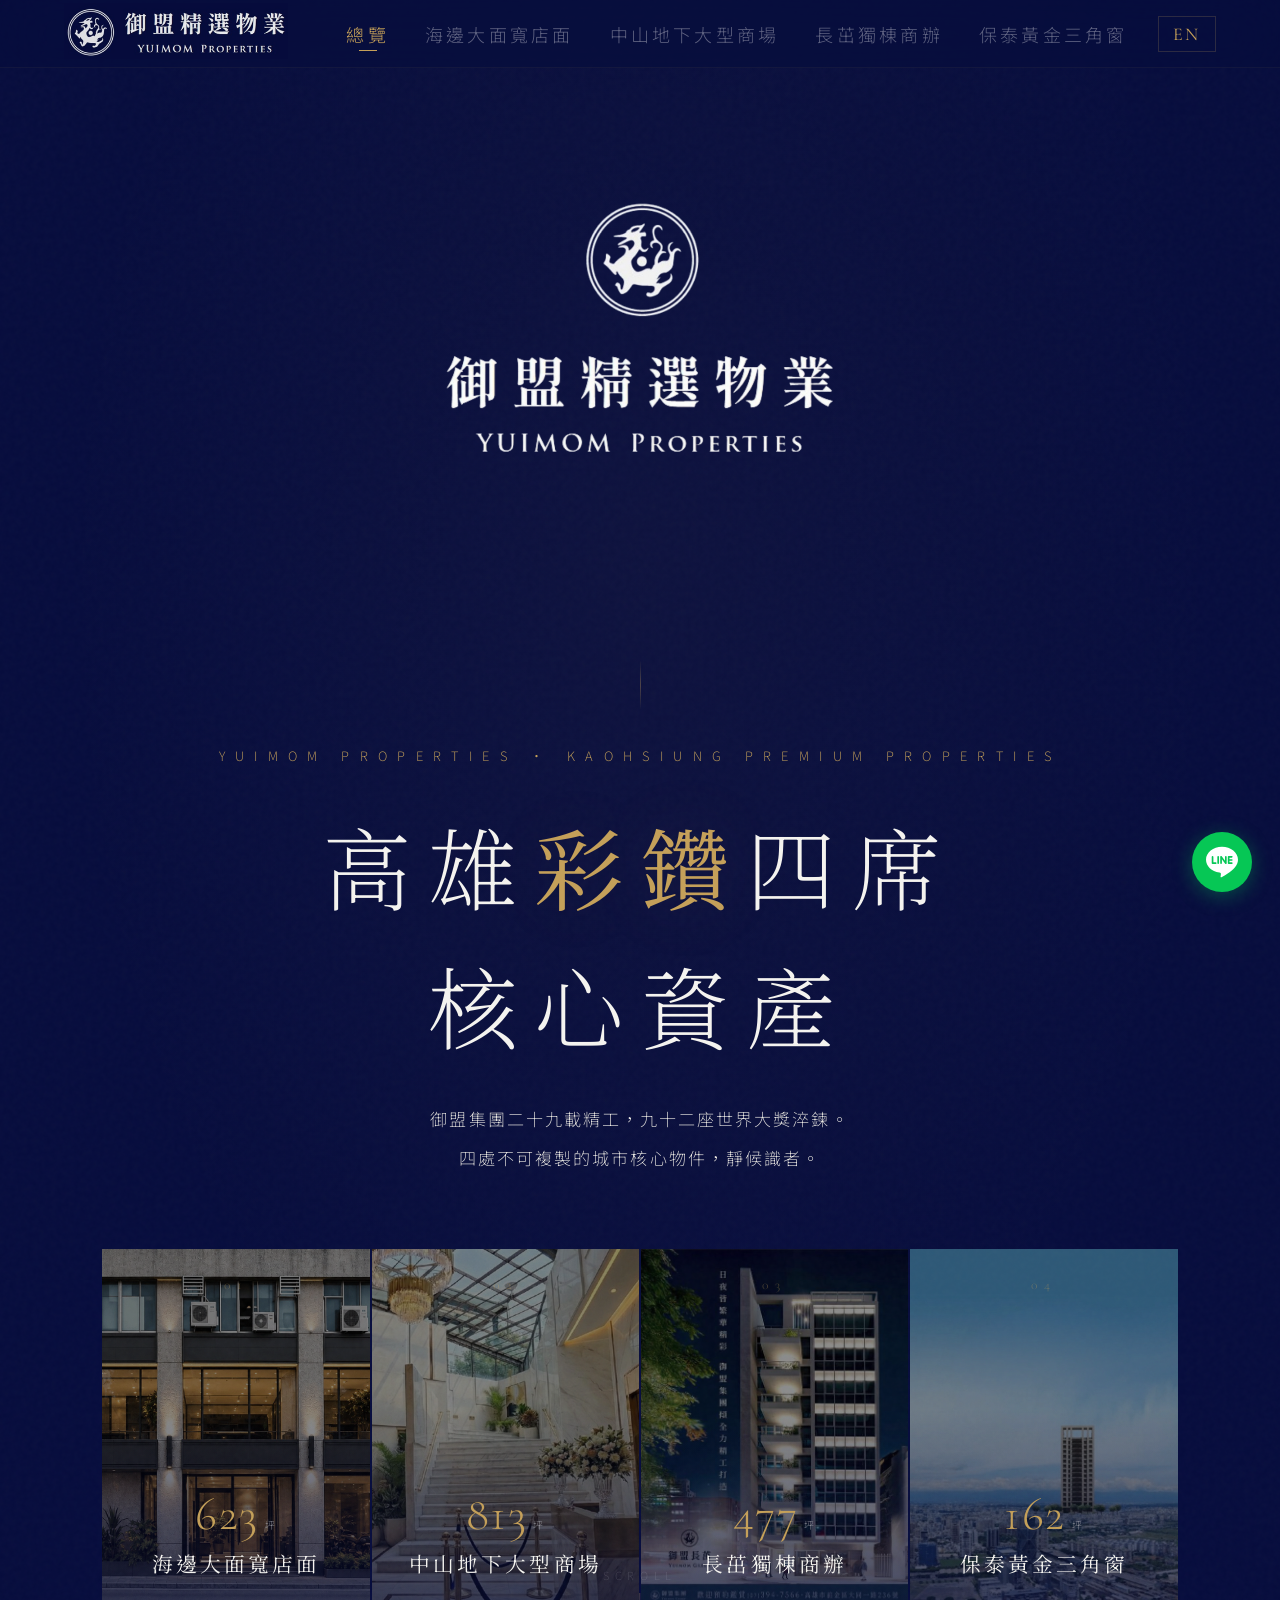
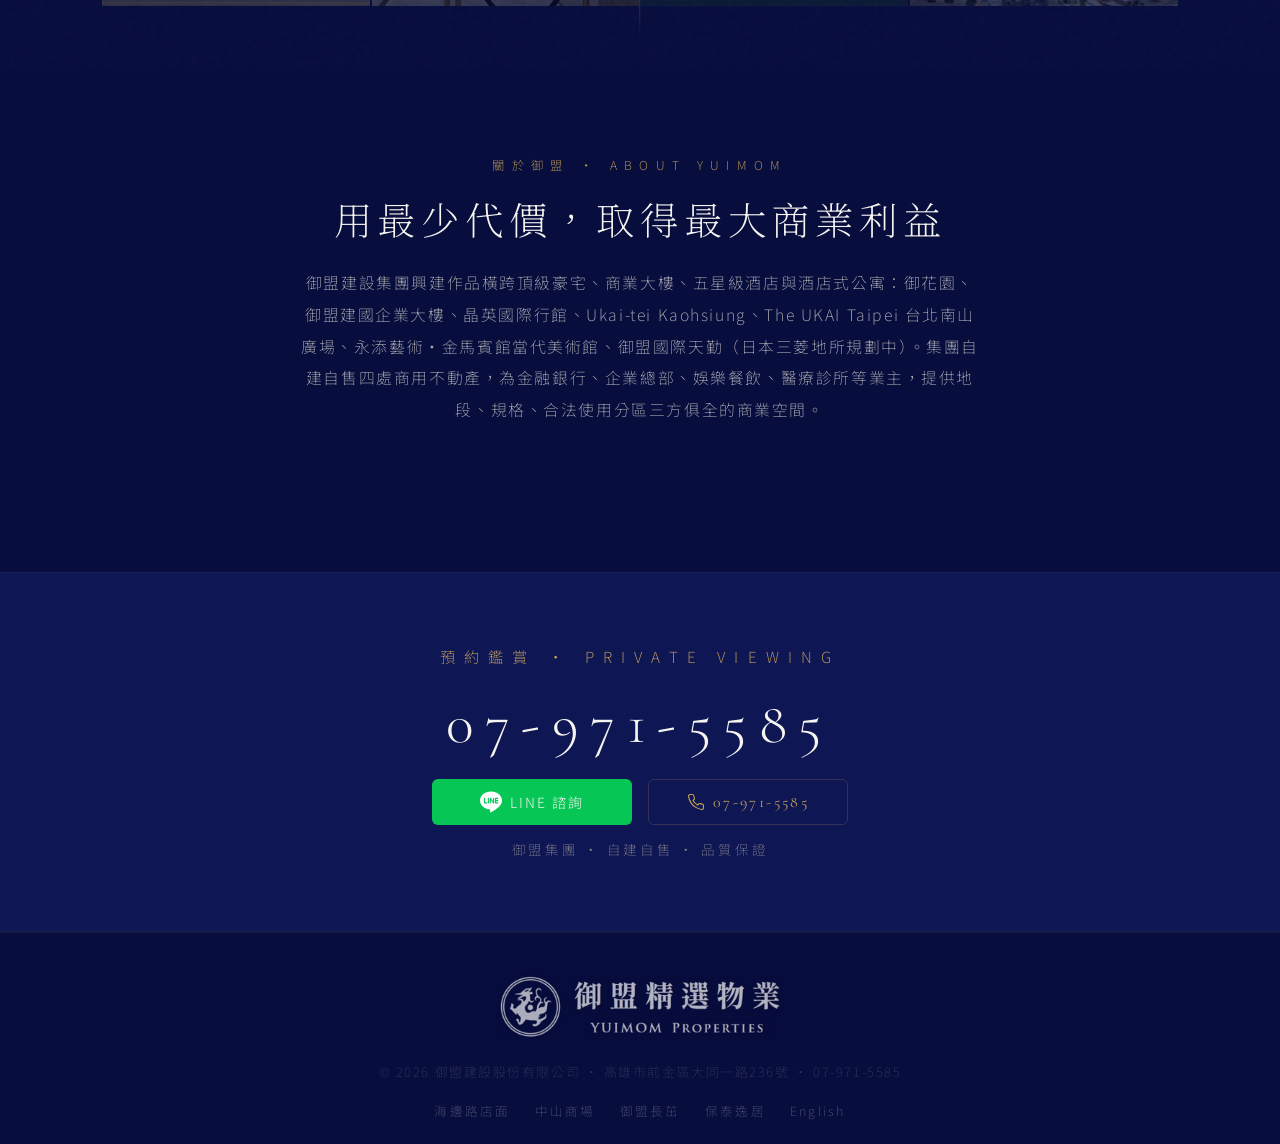
<file: index.html>
<!DOCTYPE html>
<html lang="zh-Hant">
<head>
<meta charset="UTF-8">
<!-- Google tag (gtag.js) -->
<script async src="https://www.googletagmanager.com/gtag/js?id=G-CNVHKR45CL"></script>
<script>
  window.dataLayer = window.dataLayer || [];
  function gtag(){dataLayer.push(arguments);}
  gtag('js', new Date());
  gtag('config', 'G-CNVHKR45CL');
</script>
<meta name="viewport" content="width=device-width, initial-scale=1.0">
<link rel="icon" href="./favicon.ico" sizes="32x32">
<link rel="icon" href="./images/favicon-192.png" sizes="192x192" type="image/png">
<link rel="apple-touch-icon" href="./images/apple-touch-icon.png">

<title>御盟精選物業 YUIMOM Properties — 高雄頂級商用不動產｜店面・商辦・商場</title>
<meta name="description" content="御盟集團二十九載精工，九十二座世界大獎淬鍊。高雄黃金四席核心資產：海邊路34米大面寬店面623坪、中山二路亞灣大型商場813坪、御盟長茁獨棟商辦477坪、保泰逸居銀行金店面162坪。專業諮詢 07-971-5585。">
<meta name="keywords" content="高雄商辦,高雄店面,亞洲新灣區店面,高雄銀行店面,高雄獨棟商辦,御盟集團,海邊路店面,中山二路商場,御盟長茁,保泰逸居,鳳山金店面,前金商辦,苓雅店面,前鎮商場">
<meta name="author" content="御盟建設股份有限公司">
<link rel="canonical" href="https://yuimom.site/">
<link rel="alternate" hreflang="zh-Hant" href="https://yuimom.site/">
<link rel="alternate" hreflang="en" href="https://yuimom.site/en/">
<link rel="alternate" hreflang="x-default" href="https://yuimom.site/">

<!-- Open Graph -->
<meta property="og:type" content="website">
<meta property="og:url" content="https://yuimom.site/">
<meta property="og:title" content="御盟精選物業 YUIMOM Properties — 高雄頂級核心資產">
<meta property="og:description" content="高雄黃金四席核心資產 — 二十九載精工，九十二座世界大獎淬鍊。海邊大面寬店面623坪、中山地下大型商場813坪、長茁獨棟商辦477坪、保泰黃金三角窗162坪。預約鑑賞 07-971-5585">
<meta property="og:image" content="https://yuimom.site/images/og-image.jpg">
<meta property="og:image:secure_url" content="https://yuimom.site/images/og-image.jpg">
<meta property="og:image:type" content="image/jpeg">
<meta property="og:image:width" content="1200">
<meta property="og:image:height" content="630">
<meta property="og:image:alt" content="御盟精選物業 YUIMOM Properties">
<meta property="og:site_name" content="御盟精選物業">
<meta property="og:locale" content="zh_TW">
<meta property="og:locale:alternate" content="en_US">

<!-- Twitter -->
<meta name="twitter:card" content="summary_large_image">
<meta name="twitter:title" content="御盟精選物業 YUIMOM Properties — 高雄頂級核心資產">
<meta name="twitter:description" content="高雄黃金四席核心資產 — 二十九載精工，九十二座世界大獎淬鍊。預約鑑賞 07-971-5585">
<meta name="twitter:image" content="https://yuimom.site/images/og-image.jpg">

<link rel="preconnect" href="https://fonts.googleapis.com">
<link rel="preconnect" href="https://fonts.gstatic.com" crossorigin>
<link href="https://fonts.googleapis.com/css2?family=Noto+Serif+TC:wght@200;300;400;500;600;700;900&family=Noto+Sans+TC:wght@100;200;300;400;500&family=Cormorant+Garamond:wght@300;400;500;600&display=swap" rel="stylesheet">
<link rel="stylesheet" href="./assets/css/main.css">

<!-- JSON-LD: Organization -->
<script type="application/ld+json">
{
  "@context": "https://schema.org",
  "@type": "RealEstateAgent",
  "name": "御盟建設股份有限公司",
  "alternateName": "YUIMOM Group",
  "url": "https://yuimom.site/",
  "logo": "https://yuimom.site/images/logo_nav.png",
  "image": "https://yuimom.site/images/og-image.jpg",
  "telephone": "+886-7-971-5585",
  "address": {
    "@type": "PostalAddress",
    "streetAddress": "前金區大同一路236號",
    "addressLocality": "高雄市",
    "addressRegion": "TW",
    "postalCode": "801",
    "addressCountry": "TW"
  },
  "description": "御盟建設集團二十九載精工，九十二座世界大獎淬鍊。集團興建頂級豪宅、商業大樓、五星級酒店，自建自售高雄商用不動產。",
  "areaServed": {
    "@type": "City",
    "name": "高雄市"
  },
  "foundingDate": "1997"
}
</script>

<!-- JSON-LD: ItemList of Properties -->
<script type="application/ld+json">
{
  "@context": "https://schema.org",
  "@type": "ItemList",
  "itemListElement": [
    { "@type": "ListItem", "position": 1, "url": "https://yuimom.site/haiban/", "name": "海邊大面寬店面 — 高雄苓雅區海邊路45、46號" },
    { "@type": "ListItem", "position": 2, "url": "https://yuimom.site/zhongshan/", "name": "中山地下大型商場 — 高雄前鎮區中山二路91號" },
    { "@type": "ListItem", "position": 3, "url": "https://yuimom.site/changzhuo/", "name": "御盟長茁 獨棟商辦 — 高雄前金區大同一路236號" },
    { "@type": "ListItem", "position": 4, "url": "https://yuimom.site/baotai/", "name": "保泰逸居 黃金三角窗 — 高雄鳳山區保泰路308號" }
  ]
}
</script>
</head>
<body>

<nav class="nav" id="mainNav">
  <a href="./" aria-label="御盟集團 首頁"><img class="nav-logo" id="navLogo" src="./images/logo_nav.png" alt="御盟集團 YUIMOM GROUP"></a>
  <div class="nav-toggle" id="navToggle" onclick="toggleMenu()"><span></span><span></span><span></span></div>
  <div class="nav-right" id="navRight">
    <div class="nav-links" id="navLinks">
      <a class="nav-link active" href="./">總覽</a>
      <a class="nav-link" href="./haiban/">海邊大面寬店面</a>
      <a class="nav-link" href="./zhongshan/">中山地下大型商場</a>
      <a class="nav-link" href="./changzhuo/">長茁獨棟商辦</a>
      <a class="nav-link" href="./baotai/">保泰黃金三角窗</a>
    </div>
    <a class="lang-btn" href="./en/" aria-label="Switch to English">EN</a>
  </div>
</nav>

<main>
<section>
<div class="hero">
  <img class="hero-logo" id="heroLogo" src="./images/logo_hero.png" alt="御盟集團">
  <div class="hero-line"></div>
  <div class="hero-overline">YUIMOM PROPERTIES  ·  KAOHSIUNG PREMIUM PROPERTIES</div>
  <h1 class="hero-title">高雄<span class="accent">彩鑽</span>四席<br>核心資產</h1>
  <p class="hero-sub">御盟集團二十九載精工，九十二座世界大獎淬鍊。<br>四處不可複製的城市核心物件，靜候識者。</p>

  <div class="hero-grid">
    <a class="hero-card" href="./haiban/" aria-label="海邊大面寬店面">
      <img src="./images/haiban.jpg" alt="高雄海邊路34米大面寬店面 — 亞洲新灣區">
      <div class="hero-card-content">
        <div class="card-num">01</div>
        <div class="card-stat">623<span class="card-unit-inline">坪</span></div>
        <div class="card-title">海邊大面寬店面</div>
      </div>
    </a>
    <a class="hero-card" href="./zhongshan/" aria-label="中山地下大型商場">
      <img src="./images/zhongshan.jpg" alt="高雄中山二路亞灣大型平面商場 — 中華經貿大樓">
      <div class="hero-card-content">
        <div class="card-num">02</div>
        <div class="card-stat">813<span class="card-unit-inline">坪</span></div>
        <div class="card-title">中山地下大型商場</div>
      </div>
    </a>
    <a class="hero-card" href="./changzhuo/" aria-label="長茁獨棟商辦">
      <img src="./images/changzhuo.jpg" alt="御盟長茁 7+1層獨棟商辦 — 高雄四大道核心">
      <div class="hero-card-content">
        <div class="card-num">03</div>
        <div class="card-stat">477<span class="card-unit-inline">坪</span></div>
        <div class="card-title">長茁獨棟商辦</div>
      </div>
    </a>
    <a class="hero-card" href="./baotai/" aria-label="保泰黃金三角窗">
      <img src="./images/baotai.jpg" alt="保泰逸居 銀行金店面 — 高雄鳳山保泰路308號">
      <div class="hero-card-content">
        <div class="card-num">04</div>
        <div class="card-stat">162<span class="card-unit-inline">坪</span></div>
        <div class="card-title">保泰黃金三角窗</div>
      </div>
    </a>
  </div>

  <div class="scroll-ind"><span>SCROLL</span><div class="scroll-pulse"></div></div>
</div>
</section>

<!-- SEO 文案區：集團簡介 -->
<section class="usecase-section">
  <div class="usecase-head">
    <div class="highlights-title reveal reveal-up">關於御盟  ·  ABOUT YUIMOM</div>
    <h2 class="reveal reveal-up">用最少代價，取得最大商業利益</h2>
    <p class="reveal reveal-up">御盟建設集團興建作品橫跨頂級豪宅、商業大樓、五星級酒店與酒店式公寓：御花園、御盟建國企業大樓、晶英國際行館、Ukai-tei Kaohsiung、The UKAI Taipei 台北南山廣場、永添藝術‧金馬賓館當代美術館、御盟國際天勤（日本三菱地所規劃中）。集團自建自售四處商用不動產，為金融銀行、企業總部、娛樂餐飲、醫療診所等業主，提供地段、規格、合法使用分區三方俱全的商業空間。</p>
  </div>
</section>

<!-- CTA -->
<div class="cta-section">
  <div class="cta-label">預約鑑賞  ·  PRIVATE VIEWING</div>
  <a href="tel:07-971-5585" class="cta-phone" style="font-family:var(--eng);font-size:clamp(2.2rem,4.5vw,3.2rem);font-weight:300;letter-spacing:0.2em;color:var(--white);text-decoration:none;display:block;margin-bottom:10px">07-971-5585</a>
  <div class="cta-actions">
    <a href="https://lin.ee/XohJVp8" target="_blank" rel="noopener" class="cta-line">
      <svg viewBox="0 0 24 24" fill="white"><path d="M19.365 9.863c.349 0 .63.285.63.631 0 .345-.281.63-.63.63H17.61v1.125h1.755c.349 0 .63.283.63.63 0 .344-.281.629-.63.629h-2.386c-.345 0-.627-.285-.627-.629V8.108c0-.345.282-.63.63-.63h2.386c.346 0 .627.285.627.63 0 .349-.281.63-.63.63H17.61v1.125h1.755zm-3.855 3.016c0 .27-.174.51-.432.596-.064.021-.133.031-.199.031-.211 0-.391-.09-.51-.25l-2.443-3.317v2.94c0 .344-.279.629-.631.629-.346 0-.626-.285-.626-.629V8.108c0-.27.173-.51.43-.595.06-.023.136-.033.194-.033.195 0 .375.104.495.254l2.462 3.33V8.108c0-.345.282-.63.63-.63.345 0 .63.285.63.63v4.771zm-5.741 0c0 .344-.282.629-.631.629-.345 0-.627-.285-.627-.629V8.108c0-.345.282-.63.63-.63.346 0 .628.285.628.63v4.771zm-2.466.629H4.917c-.345 0-.63-.285-.63-.629V8.108c0-.345.285-.63.63-.63.348 0 .63.285.63.63v4.141h1.756c.348 0 .629.283.629.63 0 .344-.282.629-.629.629M24 10.314C24 4.943 18.615.572 12 .572S0 4.943 0 10.314c0 4.811 4.27 8.842 10.035 9.608.391.082.923.258 1.058.59.12.301.079.766.038 1.08l-.164 1.02c-.045.301-.24 1.186 1.049.645 1.291-.539 6.916-4.078 9.436-6.975C23.176 14.393 24 12.458 24 10.314"/></svg>
      <span>LINE 諮詢</span>
    </a>
    <a href="tel:07-971-5585" class="cta-tel">
      <svg viewBox="0 0 24 24" fill="none" stroke="currentColor" stroke-width="1.5"><path d="M22 16.92v3a2 2 0 01-2.18 2 19.79 19.79 0 01-8.63-3.07 19.5 19.5 0 01-6-6 19.79 19.79 0 01-3.07-8.67A2 2 0 014.11 2h3a2 2 0 012 1.72c.127.96.361 1.903.7 2.81a2 2 0 01-.45 2.11L8.09 9.91a16 16 0 006 6l1.27-1.27a2 2 0 012.11-.45c.907.339 1.85.573 2.81.7A2 2 0 0122 16.92z"/></svg>
      <span>07-971-5585</span>
    </a>
  </div>
  <div class="cta-note">御盟集團  ·  自建自售  ·  品質保證</div>
</div>
</main>

<!-- Mobile Bottom CTA Bar -->
<div class="mobile-cta-bar" role="navigation" aria-label="快速聯絡">
  <div class="mobile-cta-bar-inner">
    <a href="tel:07-971-5585" class="mcta-tel" aria-label="電話 07-971-5585">
      <svg viewBox="0 0 24 24" fill="none" stroke="currentColor" stroke-width="1.5"><path d="M22 16.92v3a2 2 0 01-2.18 2 19.79 19.79 0 01-8.63-3.07 19.5 19.5 0 01-6-6 19.79 19.79 0 01-3.07-8.67A2 2 0 014.11 2h3a2 2 0 012 1.72c.127.96.361 1.903.7 2.81a2 2 0 01-.45 2.11L8.09 9.91a16 16 0 006 6l1.27-1.27a2 2 0 012.11-.45c.907.339 1.85.573 2.81.7A2 2 0 0122 16.92z"/></svg>
      <span>立即洽詢</span>
    </a>
    <a href="https://lin.ee/XohJVp8" target="_blank" rel="noopener" class="mcta-line" aria-label="LINE 諮詢">
      <svg viewBox="0 0 24 24" fill="white"><path d="M19.365 9.863c.349 0 .63.285.63.631 0 .345-.281.63-.63.63H17.61v1.125h1.755c.349 0 .63.283.63.63 0 .344-.281.629-.63.629h-2.386c-.345 0-.627-.285-.627-.629V8.108c0-.345.282-.63.63-.63h2.386c.346 0 .627.285.627.63 0 .349-.281.63-.63.63H17.61v1.125h1.755zm-3.855 3.016c0 .27-.174.51-.432.596-.064.021-.133.031-.199.031-.211 0-.391-.09-.51-.25l-2.443-3.317v2.94c0 .344-.279.629-.631.629-.346 0-.626-.285-.626-.629V8.108c0-.27.173-.51.43-.595.06-.023.136-.033.194-.033.195 0 .375.104.495.254l2.462 3.33V8.108c0-.345.282-.63.63-.63.345 0 .63.285.63.63v4.771zm-5.741 0c0 .344-.282.629-.631.629-.345 0-.627-.285-.627-.629V8.108c0-.345.282-.63.63-.63.346 0 .628.285.628.63v4.771zm-2.466.629H4.917c-.345 0-.63-.285-.63-.629V8.108c0-.345.285-.63.63-.63.348 0 .63.285.63.63v4.141h1.756c.348 0 .629.283.629.63 0 .344-.282.629-.629.629M24 10.314C24 4.943 18.615.572 12 .572S0 4.943 0 10.314c0 4.811 4.27 8.842 10.035 9.608.391.082.923.258 1.058.59.12.301.079.766.038 1.08l-.164 1.02c-.045.301-.24 1.186 1.049.645 1.291-.539 6.916-4.078 9.436-6.975C23.176 14.393 24 12.458 24 10.314"/></svg>
      <span>LINE 諮詢</span>
    </a>
  </div>
</div>

<a href="https://lin.ee/XohJVp8" target="_blank" rel="noopener" class="line-float" aria-label="LINE">
  <svg viewBox="0 0 24 24" fill="white"><path d="M19.365 9.863c.349 0 .63.285.63.631 0 .345-.281.63-.63.63H17.61v1.125h1.755c.349 0 .63.283.63.63 0 .344-.281.629-.63.629h-2.386c-.345 0-.627-.285-.627-.629V8.108c0-.345.282-.63.63-.63h2.386c.346 0 .627.285.627.63 0 .349-.281.63-.63.63H17.61v1.125h1.755zm-3.855 3.016c0 .27-.174.51-.432.596-.064.021-.133.031-.199.031-.211 0-.391-.09-.51-.25l-2.443-3.317v2.94c0 .344-.279.629-.631.629-.346 0-.626-.285-.626-.629V8.108c0-.27.173-.51.43-.595.06-.023.136-.033.194-.033.195 0 .375.104.495.254l2.462 3.33V8.108c0-.345.282-.63.63-.63.345 0 .63.285.63.63v4.771zm-5.741 0c0 .344-.282.629-.631.629-.345 0-.627-.285-.627-.629V8.108c0-.345.282-.63.63-.63.346 0 .628.285.628.63v4.771zm-2.466.629H4.917c-.345 0-.63-.285-.63-.629V8.108c0-.345.285-.63.63-.63.348 0 .63.285.63.63v4.141h1.756c.348 0 .629.283.629.63 0 .344-.282.629-.629.629M24 10.314C24 4.943 18.615.572 12 .572S0 4.943 0 10.314c0 4.811 4.27 8.842 10.035 9.608.391.082.923.258 1.058.59.12.301.079.766.038 1.08l-.164 1.02c-.045.301-.24 1.186 1.049.645 1.291-.539 6.916-4.078 9.436-6.975C23.176 14.393 24 12.458 24 10.314"/></svg>
</a>

<footer class="footer">
  <img class="footer-logo" id="footerLogo" src="./images/logo_nav.png" alt="御盟集團">
  <div class="footer-copy">© 2026 御盟建設股份有限公司  ·  高雄市前金區大同一路236號  ·  07-971-5585</div>
  <div class="footer-links">
    <a href="./haiban/">海邊路店面</a>
    <a href="./zhongshan/">中山商場</a>
    <a href="./changzhuo/">御盟長茁</a>
    <a href="./baotai/">保泰逸居</a>
    <a href="./en/">English</a>
  </div>
</footer>

<script src="./assets/js/main.js"></script>
</body>
</html>
</file>
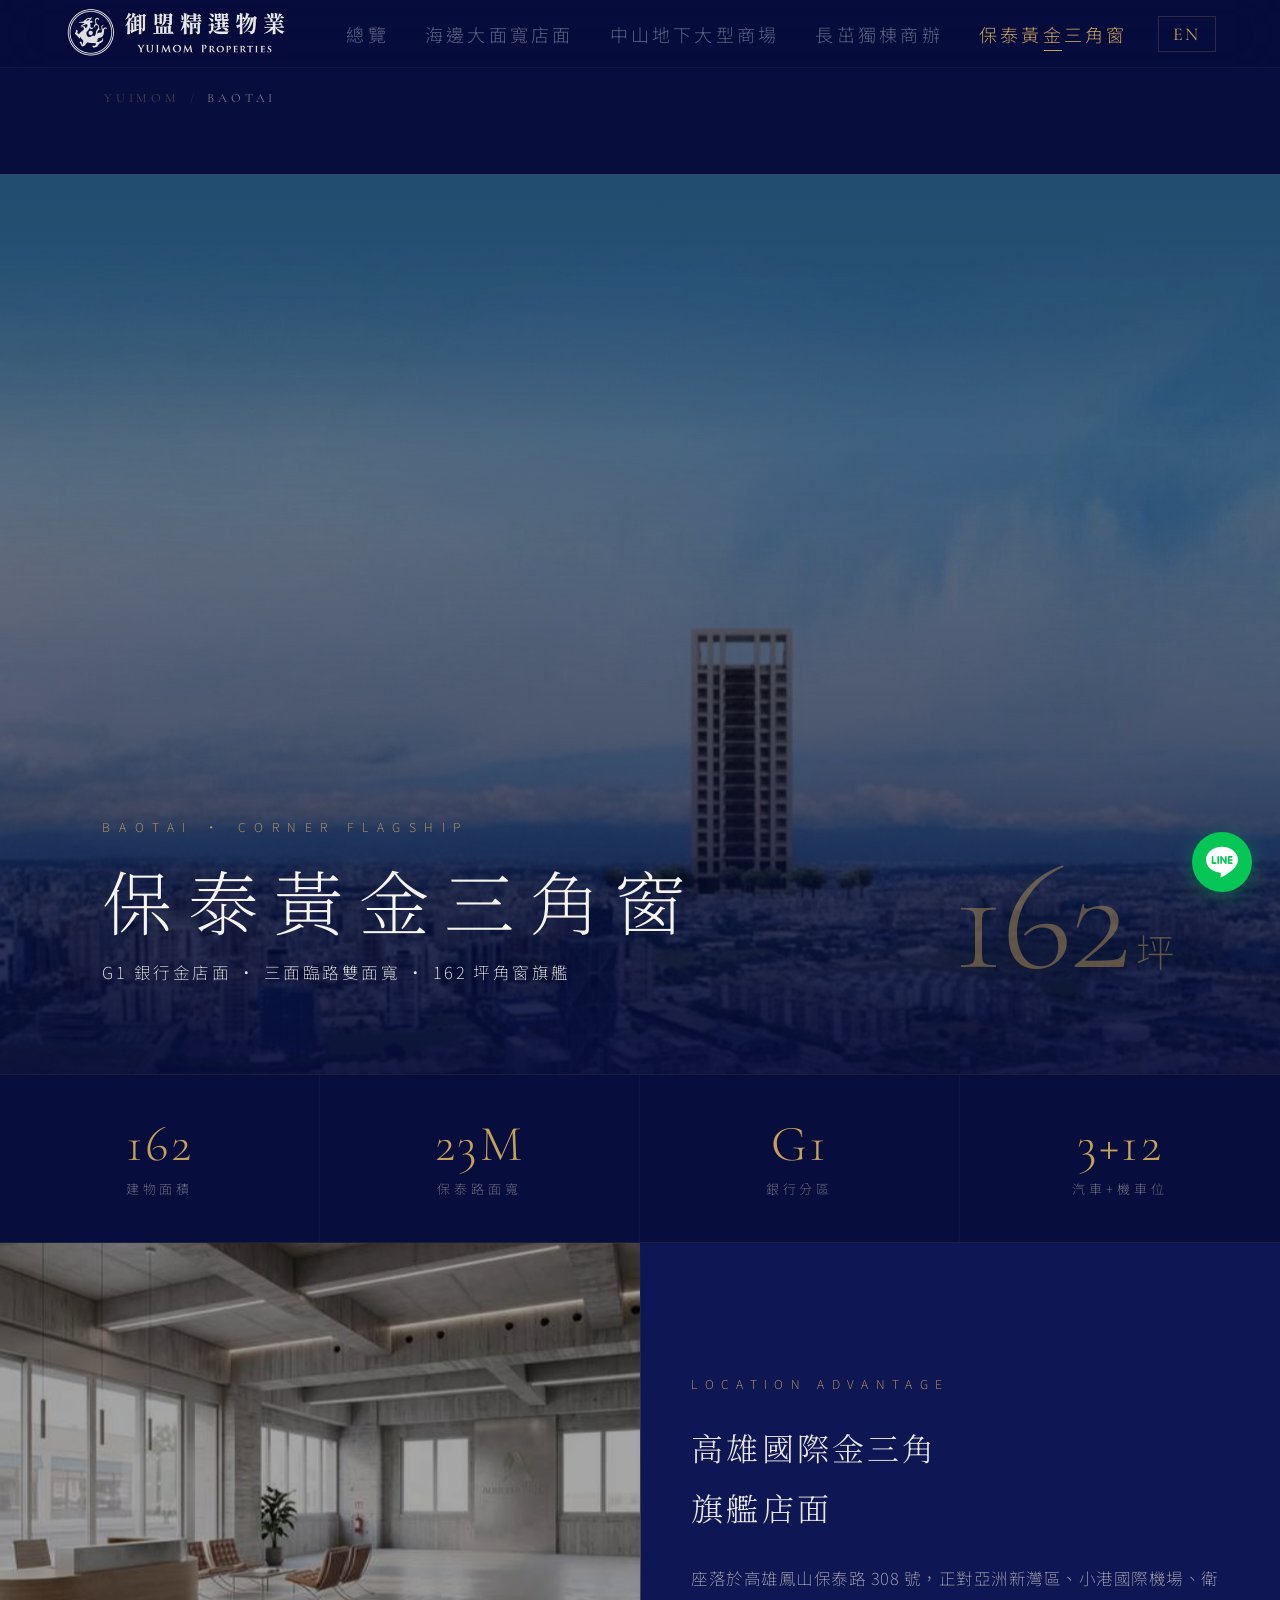
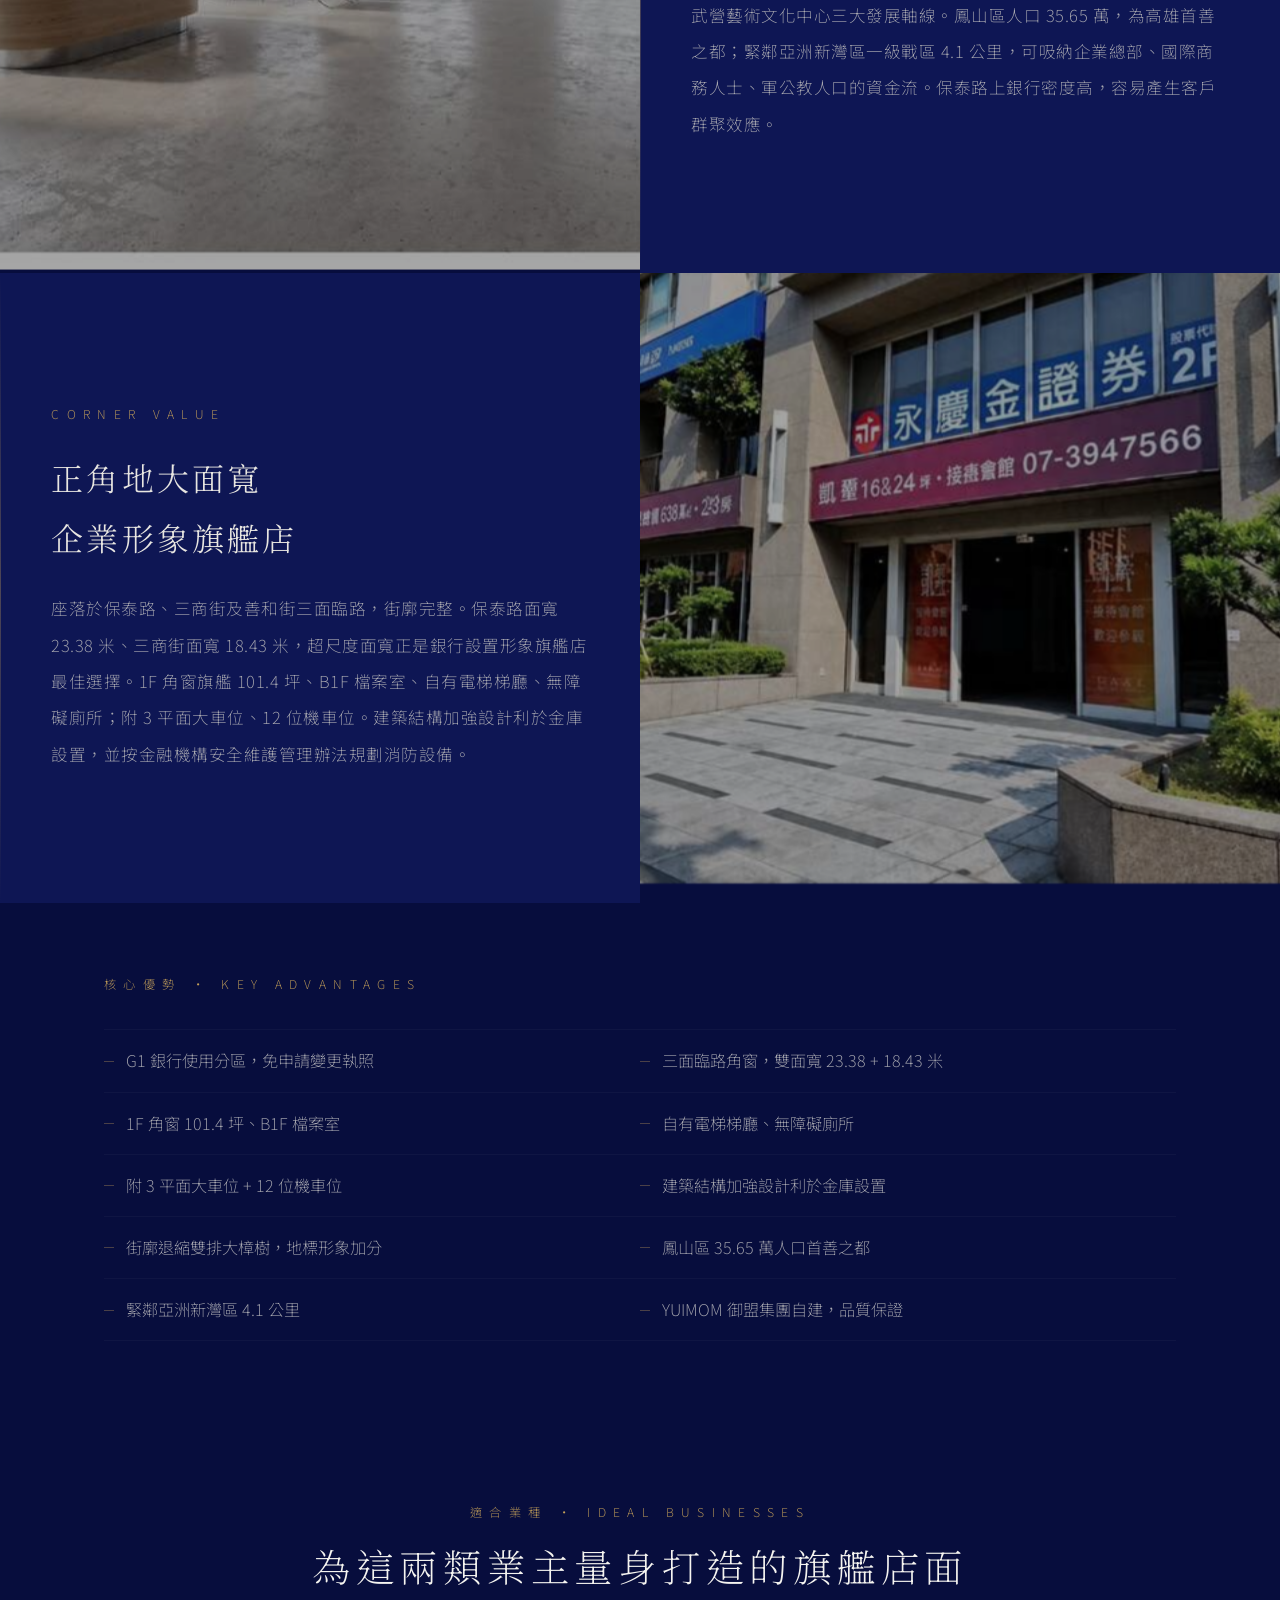
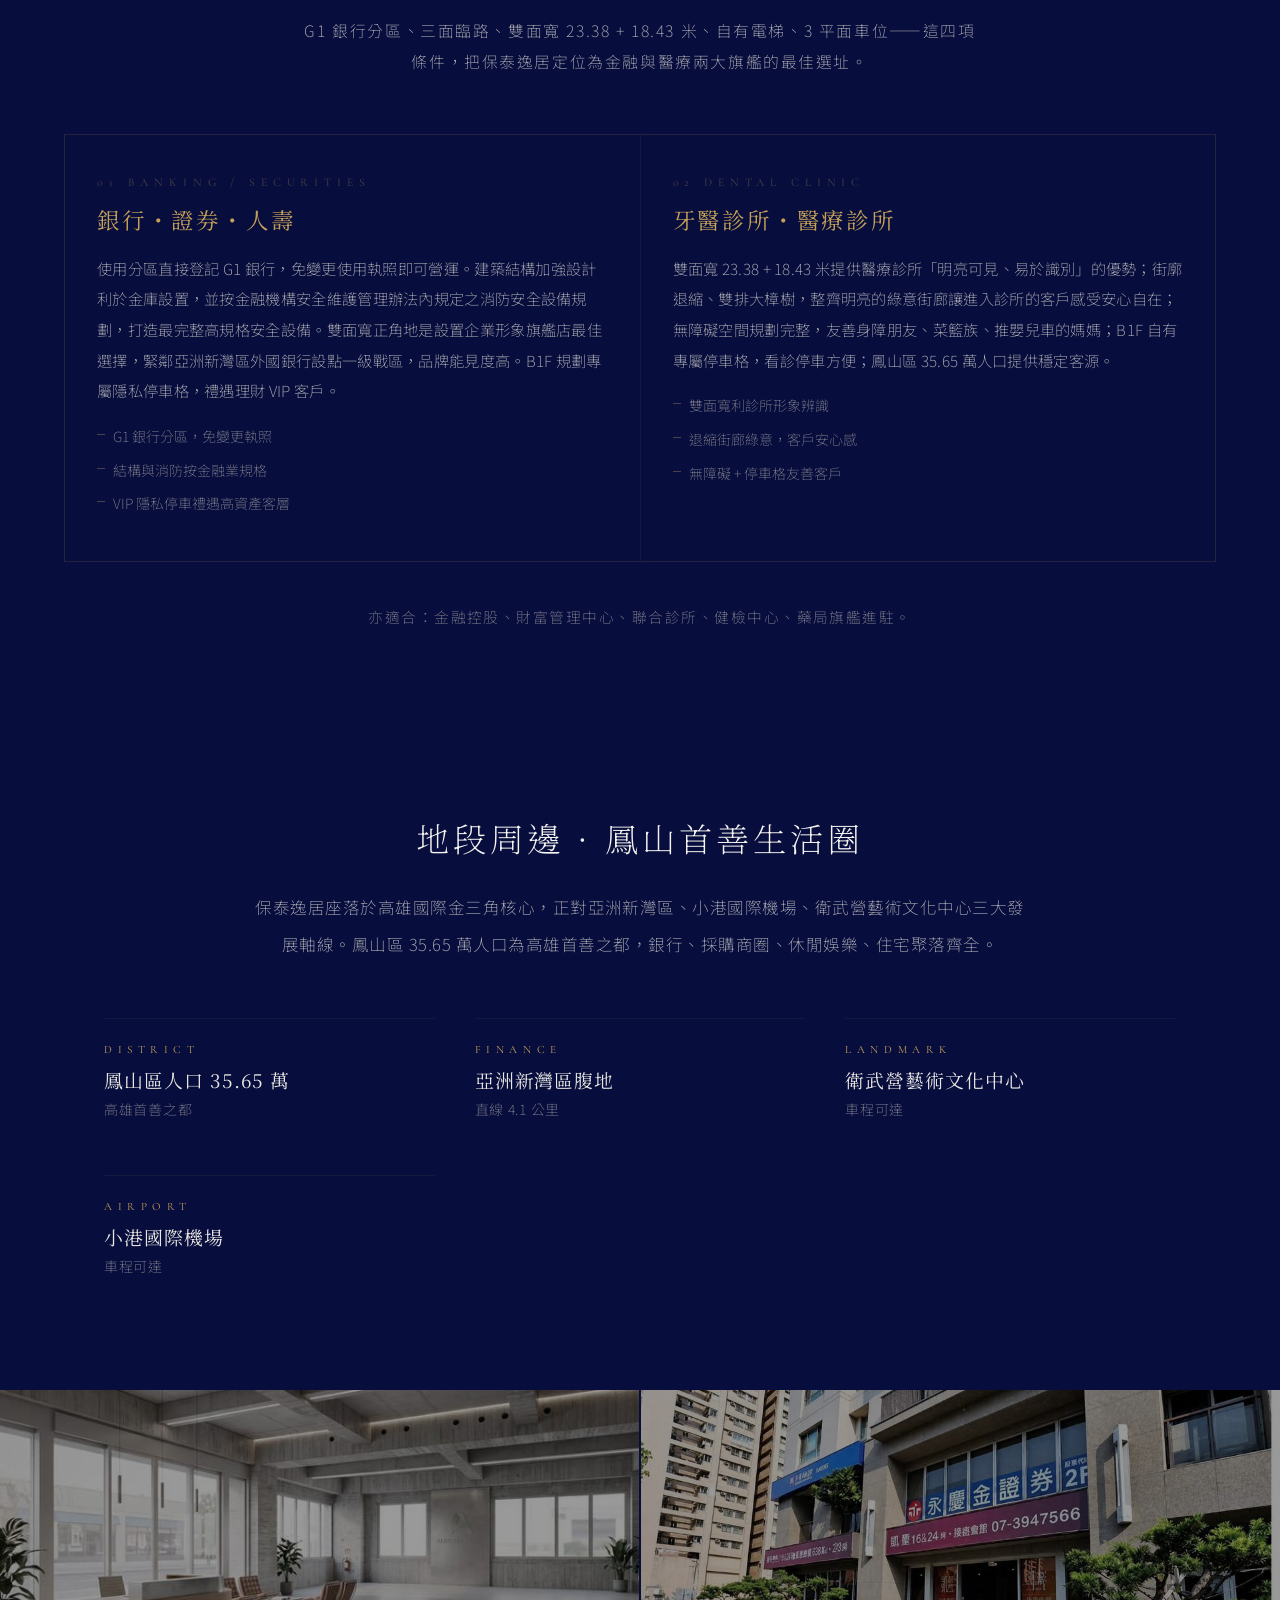
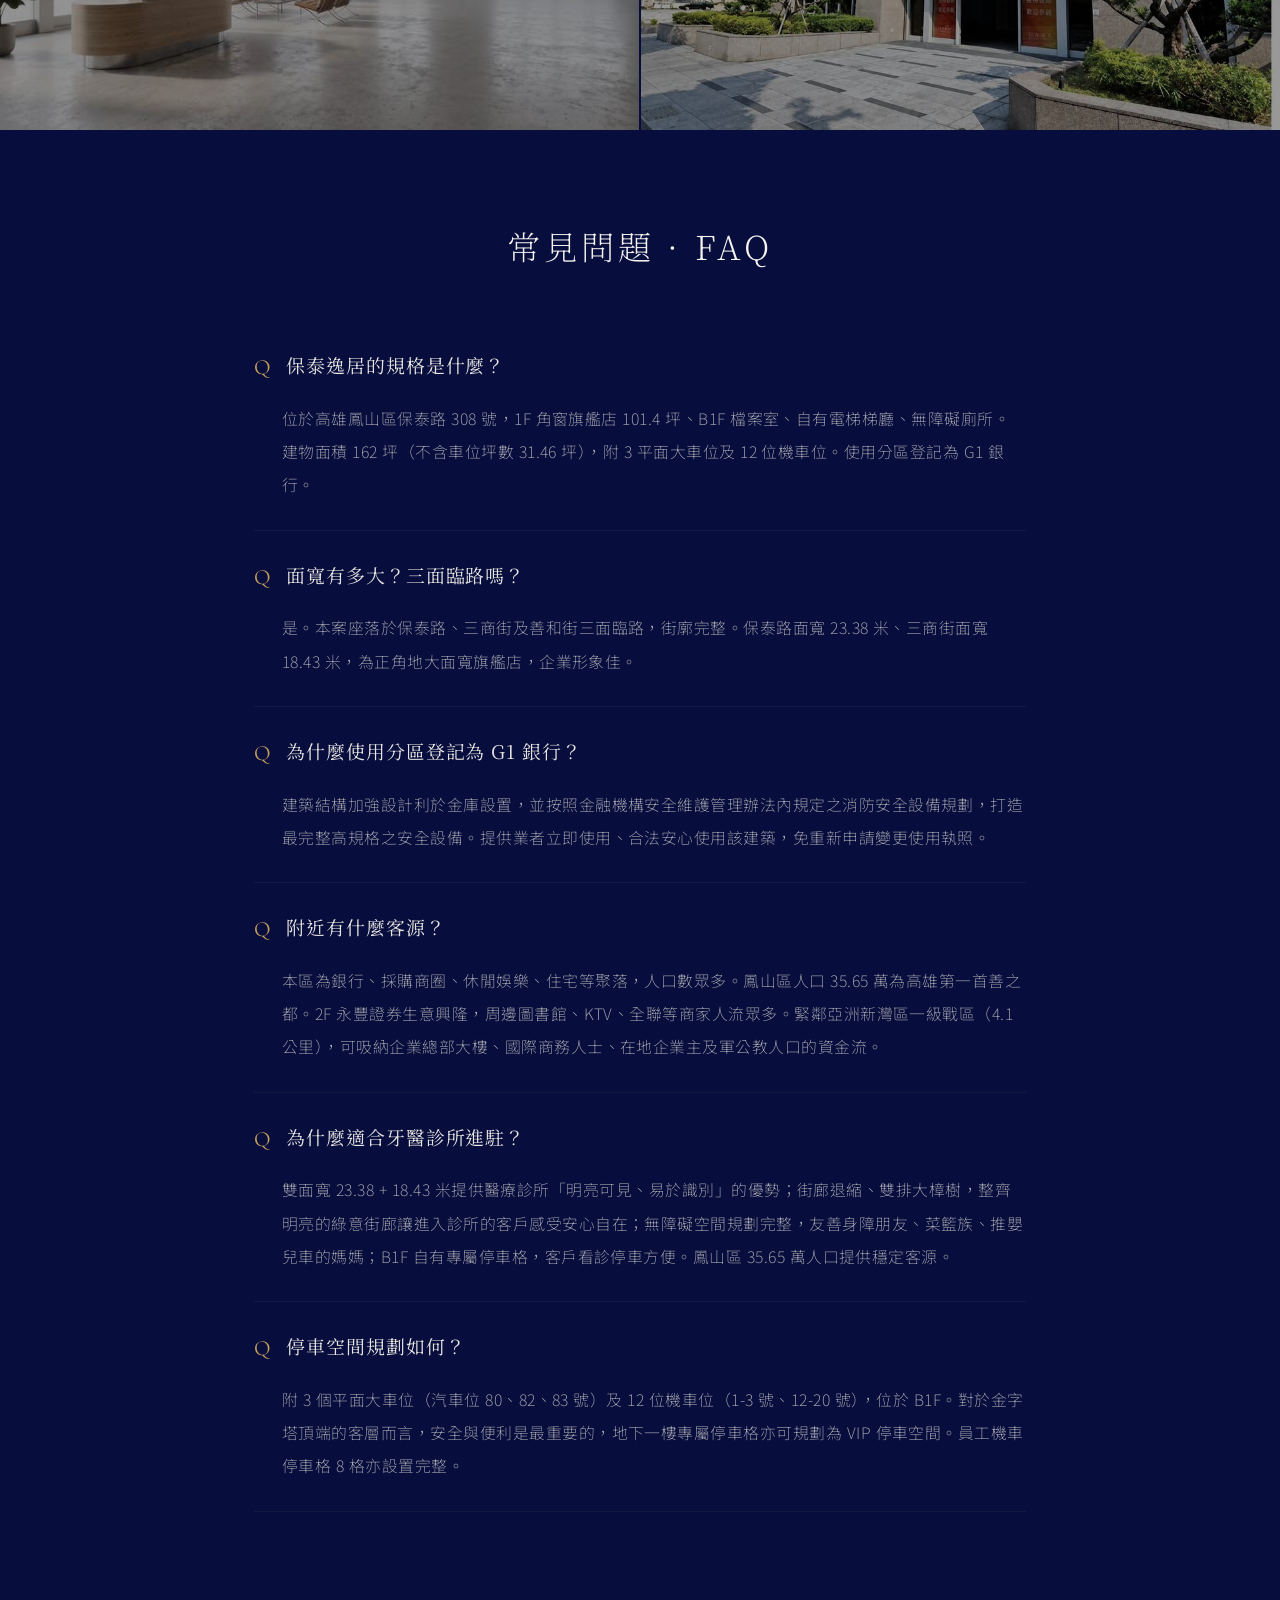
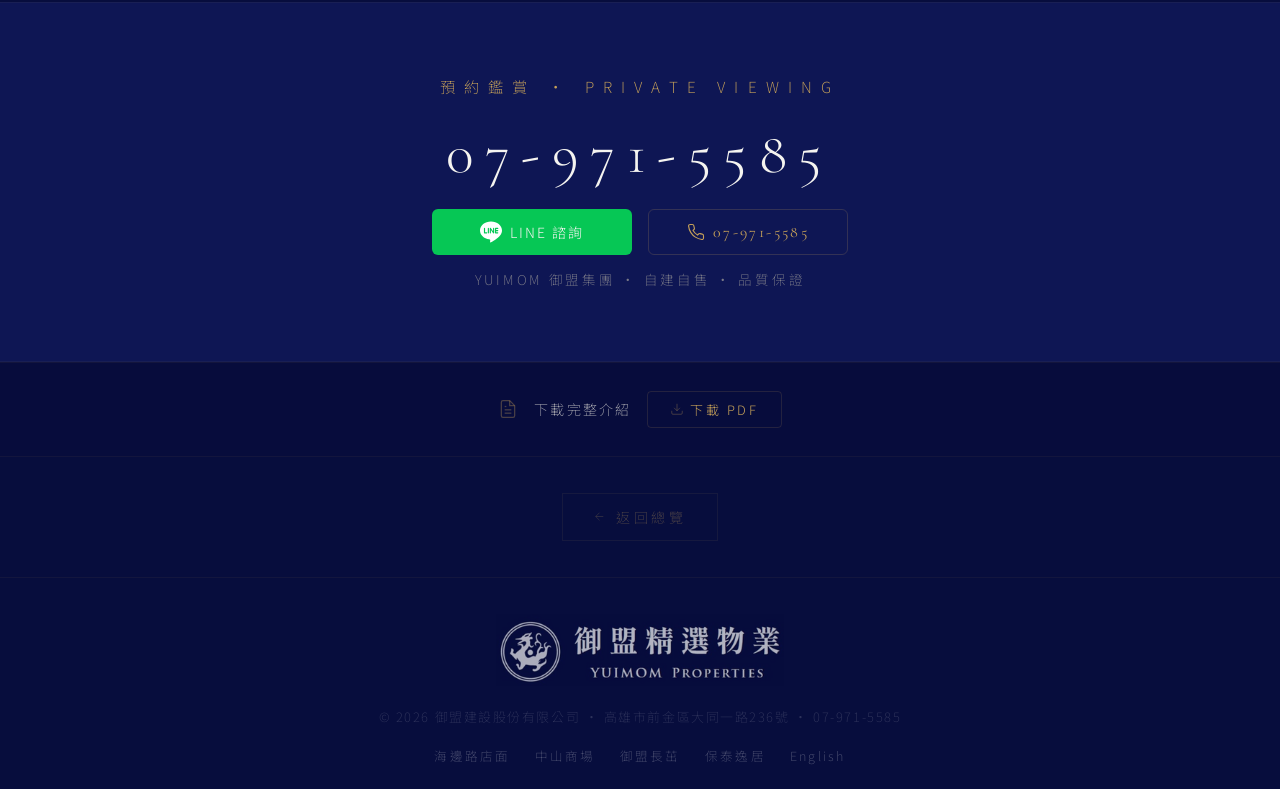
<file: baotai/index.html>
<!DOCTYPE html>
<html lang="zh-Hant">
<head>
<meta charset="UTF-8">
<script async src="https://www.googletagmanager.com/gtag/js?id=G-CNVHKR45CL"></script>
<script>window.dataLayer=window.dataLayer||[];function gtag(){dataLayer.push(arguments);}gtag('js',new Date());gtag('config','G-CNVHKR45CL');</script>
<meta name="viewport" content="width=device-width, initial-scale=1.0">
<link rel="icon" href="../favicon.ico" sizes="32x32">
<link rel="icon" href="../images/favicon-192.png" sizes="192x192" type="image/png">
<link rel="apple-touch-icon" href="../images/apple-touch-icon.png">

<title>保泰逸居 銀行金店面｜高雄鳳山 162 坪角窗旗艦 — YUIMOM 精選物業</title>
<meta name="description" content="高雄鳳山區保泰路308號角窗旗艦店面，G1銀行使用分區、1F 101.4坪、B1F檔案室、專屬電梯、3 平面大車位 + 12 機車位。雙面寬（保泰路23.38米、三商街18.43米）、退縮街廊雙排樹、無障礙空間。為銀行、證券、保險、牙醫診所量身打造的雙面寬黃金店面。屋主自售 07-971-5585。">
<meta name="keywords" content="高雄銀行店面,鳳山金店面,牙醫診所店面,鳳山保泰路,保泰逸居,雙面寬店面,角窗店面,G1銀行分區,亞洲新灣區腹地,小港機場,衛武營,證券保險店面">
<link rel="canonical" href="https://yuimom.site/baotai/">
<link rel="alternate" hreflang="zh-Hant" href="https://yuimom.site/baotai/">
<link rel="alternate" hreflang="en" href="https://yuimom.site/en/baotai/">
<link rel="alternate" hreflang="x-default" href="https://yuimom.site/baotai/">

<meta property="og:type" content="article">
<meta property="og:url" content="https://yuimom.site/baotai/">
<meta property="og:title" content="保泰逸居 銀行金店面｜高雄鳳山 162 坪角窗旗艦">
<meta property="og:description" content="高雄鳳山保泰路 308 號角窗旗艦，G1 銀行分區、雙面寬、退縮街廊。為銀行、證券、牙醫診所量身打造的黃金店面。">
<meta property="og:image" content="https://yuimom.site/images/baotai.jpg">
<meta property="og:image:width" content="1200">
<meta property="og:image:height" content="630">
<meta property="og:site_name" content="YUIMOM 精選物業">
<meta property="og:locale" content="zh_TW">
<meta name="twitter:card" content="summary_large_image">
<meta name="twitter:image" content="https://yuimom.site/images/baotai.jpg">

<link rel="preconnect" href="https://fonts.googleapis.com">
<link rel="preconnect" href="https://fonts.gstatic.com" crossorigin>
<link href="https://fonts.googleapis.com/css2?family=Noto+Serif+TC:wght@200;300;400;500;600;700;900&family=Noto+Sans+TC:wght@100;200;300;400;500&family=Cormorant+Garamond:wght@300;400;500;600&display=swap" rel="stylesheet">
<link rel="stylesheet" href="../assets/css/main.css">

<script type="application/ld+json">
{
  "@context": "https://schema.org",
  "@type": "Product",
  "name": "保泰逸居 — 黃金三角窗店面",
  "description": "高雄鳳山區保泰路308號角窗旗艦店面，G1銀行使用分區、建物面積162坪、雙面寬、3 平面大車位 + 12 機車位。",
  "image": ["https://yuimom.site/images/baotai.jpg","https://yuimom.site/images/baotai3.jpg","https://yuimom.site/images/baotai4.jpg"],
  "brand": {"@type":"Brand","name":"YUIMOM 御盟集團"},
  "category": "商用不動產 / Commercial Real Estate",
  "offers": {"@type":"Offer","url":"https://yuimom.site/baotai/","priceCurrency":"TWD","availability":"https://schema.org/InStock","seller":{"@type":"Organization","name":"御盟建設股份有限公司","telephone":"+886-7-971-5585"}}
}
</script>

<script type="application/ld+json">
{
  "@context": "https://schema.org",
  "@type": "BreadcrumbList",
  "itemListElement": [
    {"@type":"ListItem","position":1,"name":"首頁","item":"https://yuimom.site/"},
    {"@type":"ListItem","position":2,"name":"保泰逸居 黃金三角窗","item":"https://yuimom.site/baotai/"}
  ]
}
</script>

<script type="application/ld+json">
{
  "@context": "https://schema.org",
  "@type": "FAQPage",
  "mainEntity": [
    {"@type":"Question","name":"保泰逸居的規格是什麼？","acceptedAnswer":{"@type":"Answer","text":"位於高雄鳳山區保泰路308號，1F 角窗旗艦店 101.4 坪、B1F 檔案室、自有電梯梯廳、無障礙廁所。建物面積 162 坪（不含車位坪數 31.46 坪），附 3 平面大車位及 12 位機車位。使用分區登記為 G1 銀行。"}},
    {"@type":"Question","name":"面寬有多大？三面臨路嗎？","acceptedAnswer":{"@type":"Answer","text":"是。本案座落於保泰路、三商街及善和街三面臨路，街廓完整。保泰路面寬 23.38 米、三商街面寬 18.43 米，為正角地大面寬旗艦店，企業形象佳。"}},
    {"@type":"Question","name":"為什麼使用分區登記為 G1 銀行？","acceptedAnswer":{"@type":"Answer","text":"建築結構加強設計利於金庫設置，並按照金融機構安全維護管理辦法內規定之消防安全設備規劃，打造最完整高規格之安全設備。提供業者立即使用、合法安心使用該建築，免重新申請變更使用執照。"}},
    {"@type":"Question","name":"附近有什麼客源？","acceptedAnswer":{"@type":"Answer","text":"本區為銀行、採購商圈、休閒娛樂、住宅等聚落，人口數眾多。鳳山區人口 35.65 萬為高雄第一首善之都。2F 永豐證券生意興隆，周邊圖書館、KTV、全聯等商家人流眾多。緊鄰亞洲新灣區一級戰區（4.1 公里），可吸納企業總部大樓、國際商務人士、在地企業主及軍公教人口的資金流。"}},
    {"@type":"Question","name":"為什麼適合牙醫診所進駐？","acceptedAnswer":{"@type":"Answer","text":"雙面寬 23.38 + 18.43 米提供醫療診所「明亮可見、易於識別」的優勢；街廊退縮、雙排大樟樹，整齊明亮的綠意街廊讓進入診所的客戶感受安心自在；無障礙空間規劃完整，友善身障朋友、菜籃族、推嬰兒車的媽媽；B1F 自有專屬停車格，客戶看診停車方便。鳳山區 35.65 萬人口提供穩定客源。"}}
  ]
}
</script>
</head>
<body>

<nav class="nav" id="mainNav">
  <a href="../" aria-label="YUIMOM 集團 首頁"><img class="nav-logo" src="../images/logo_nav.png" alt="YUIMOM 御盟集團"></a>
  <div class="nav-toggle" id="navToggle" onclick="toggleMenu()"><span></span><span></span><span></span></div>
  <div class="nav-right" id="navRight">
    <div class="nav-links">
      <a class="nav-link" href="../">總覽</a>
      <a class="nav-link" href="../haiban/">海邊大面寬店面</a>
      <a class="nav-link" href="../zhongshan/">中山地下大型商場</a>
      <a class="nav-link" href="../changzhuo/">長茁獨棟商辦</a>
      <a class="nav-link active" href="../baotai/">保泰黃金三角窗</a>
    </div>
    <a class="lang-btn" href="../en/baotai/" aria-label="Switch to English">EN</a>
  </div>
</nav>

<main>

<nav class="breadcrumb" aria-label="麵包屑">
  <a href="../">YUIMOM</a><span class="sep">/</span>BAOTAI
</nav>

<section class="prop-hero">
  <img class="prop-hero-img parallax-bg" src="../images/baotai.jpg" alt="保泰逸居 — 高雄鳳山保泰路308號 G1 銀行金店面">
  <div class="prop-hero-overlay">
    <div class="prop-overline">BAOTAI  ·  CORNER FLAGSHIP</div>
    <h1 class="prop-title">保泰黃金三角窗</h1>
    <p class="prop-tagline">G1 銀行金店面 · 三面臨路雙面寬 · 162 坪角窗旗艦</p>
  </div>
  <div class="prop-hero-stat"><div class="big-num">162<span class="big-unit">坪</span></div></div>
</section>

<div class="prop-body">

<div class="stats-strip">
  <div class="stat-cell reveal reveal-up"><div class="stat-num">162</div><div class="stat-label">建物面積</div></div>
  <div class="stat-cell reveal reveal-up"><div class="stat-num">23M</div><div class="stat-label">保泰路面寬</div></div>
  <div class="stat-cell reveal reveal-up"><div class="stat-num">G1</div><div class="stat-label">銀行分區</div></div>
  <div class="stat-cell reveal reveal-up"><div class="stat-num">3+12</div><div class="stat-label">汽車+機車位</div></div>
</div>

<div class="invite-block">
  <div class="invite-image"><img class="parallax-bg" src="../images/baotai3.jpg" alt="保泰逸居 外觀 — 角窗旗艦店面"></div>
  <div class="invite-text">
    <div class="invite-label reveal reveal-up">LOCATION ADVANTAGE</div>
    <h2 class="invite-heading reveal reveal-up">高雄國際金三角<br>旗艦店面</h2>
    <p class="invite-body reveal reveal-up">座落於高雄鳳山保泰路 308 號，正對亞洲新灣區、小港國際機場、衛武營藝術文化中心三大發展軸線。鳳山區人口 35.65 萬，為高雄首善之都；緊鄰亞洲新灣區一級戰區 4.1 公里，可吸納企業總部、國際商務人士、軍公教人口的資金流。保泰路上銀行密度高，容易產生客戶群聚效應。</p>
  </div>
</div>

<div class="invite-block">
  <div class="invite-text">
    <div class="invite-label reveal reveal-up">CORNER VALUE</div>
    <h2 class="invite-heading reveal reveal-up">正角地大面寬<br>企業形象旗艦店</h2>
    <p class="invite-body reveal reveal-up">座落於保泰路、三商街及善和街三面臨路，街廓完整。保泰路面寬 23.38 米、三商街面寬 18.43 米，超尺度面寬正是銀行設置形象旗艦店最佳選擇。1F 角窗旗艦 101.4 坪、B1F 檔案室、自有電梯梯廳、無障礙廁所；附 3 平面大車位、12 位機車位。建築結構加強設計利於金庫設置，並按金融機構安全維護管理辦法規劃消防設備。</p>
  </div>
  <div class="invite-image"><img class="parallax-bg" src="../images/baotai4.jpg" alt="保泰逸居 — 1F 角窗 101.4 坪室內空間"></div>
</div>

<div class="highlights-section">
  <div class="highlights-title reveal reveal-up">核心優勢  ·  KEY ADVANTAGES</div>
  <div class="hl-grid">
    <div class="hl-item reveal reveal-up">G1 銀行使用分區，免申請變更執照</div>
    <div class="hl-item reveal reveal-up">三面臨路角窗，雙面寬 23.38 + 18.43 米</div>
    <div class="hl-item reveal reveal-up">1F 角窗 101.4 坪、B1F 檔案室</div>
    <div class="hl-item reveal reveal-up">自有電梯梯廳、無障礙廁所</div>
    <div class="hl-item reveal reveal-up">附 3 平面大車位 + 12 位機車位</div>
    <div class="hl-item reveal reveal-up">建築結構加強設計利於金庫設置</div>
    <div class="hl-item reveal reveal-up">街廓退縮雙排大樟樹，地標形象加分</div>
    <div class="hl-item reveal reveal-up">鳳山區 35.65 萬人口首善之都</div>
    <div class="hl-item reveal reveal-up">緊鄰亞洲新灣區 4.1 公里</div>
    <div class="hl-item reveal reveal-up">YUIMOM 御盟集團自建，品質保證</div>
  </div>
</div>

<!-- ★ 適合業種 -->
<section class="usecase-section">
  <div class="usecase-head">
    <div class="highlights-title reveal reveal-up">適合業種  ·  IDEAL BUSINESSES</div>
    <h2 class="reveal reveal-up">為這兩類業主量身打造的旗艦店面</h2>
    <p class="reveal reveal-up">G1 銀行分區、三面臨路、雙面寬 23.38 + 18.43 米、自有電梯、3 平面車位——這四項條件，把保泰逸居定位為金融與醫療兩大旗艦的最佳選址。</p>
  </div>

  <div class="usecase-grid">
    <div class="usecase-card reveal reveal-up">
      <div class="uc-icon">01  BANKING / SECURITIES</div>
      <h3>銀行・證券・人壽</h3>
      <p>使用分區直接登記 G1 銀行，免變更使用執照即可營運。建築結構加強設計利於金庫設置，並按金融機構安全維護管理辦法內規定之消防安全設備規劃，打造最完整高規格安全設備。雙面寬正角地是設置企業形象旗艦店最佳選擇，緊鄰亞洲新灣區外國銀行設點一級戰區，品牌能見度高。B1F 規劃專屬隱私停車格，禮遇理財 VIP 客戶。</p>
      <ul>
        <li>G1 銀行分區，免變更執照</li>
        <li>結構與消防按金融業規格</li>
        <li>VIP 隱私停車禮遇高資產客層</li>
      </ul>
    </div>

    <div class="usecase-card reveal reveal-up">
      <div class="uc-icon">02  DENTAL CLINIC</div>
      <h3>牙醫診所・醫療診所</h3>
      <p>雙面寬 23.38 + 18.43 米提供醫療診所「明亮可見、易於識別」的優勢；街廓退縮、雙排大樟樹，整齊明亮的綠意街廊讓進入診所的客戶感受安心自在；無障礙空間規劃完整，友善身障朋友、菜籃族、推嬰兒車的媽媽；B1F 自有專屬停車格，看診停車方便；鳳山區 35.65 萬人口提供穩定客源。</p>
      <ul>
        <li>雙面寬利診所形象辨識</li>
        <li>退縮街廊綠意，客戶安心感</li>
        <li>無障礙 + 停車格友善客戶</li>
      </ul>
    </div>
  </div>

  <p class="reveal reveal-up" style="text-align:center;margin-top:40px;font-size:0.82rem;letter-spacing:0.1em;color:var(--steel);line-height:2;font-weight:200">亦適合：金融控股、財富管理中心、聯合診所、健檢中心、藥局旗艦進駐。</p>
</section>

<section class="location-section">
  <h2 class="reveal reveal-up">地段周邊  ·  鳳山首善生活圈</h2>
  <p class="location-intro reveal reveal-up">保泰逸居座落於高雄國際金三角核心，正對亞洲新灣區、小港國際機場、衛武營藝術文化中心三大發展軸線。鳳山區 35.65 萬人口為高雄首善之都，銀行、採購商圈、休閒娛樂、住宅聚落齊全。</p>

  <div class="location-grid">
    <div class="loc-item">
      <div class="loc-label">DISTRICT</div>
      <div class="loc-name">鳳山區人口 35.65 萬</div>
      <div class="loc-dist">高雄首善之都</div>
    </div>
    <div class="loc-item">
      <div class="loc-label">FINANCE</div>
      <div class="loc-name">亞洲新灣區腹地</div>
      <div class="loc-dist">直線 4.1 公里</div>
    </div>
    <div class="loc-item">
      <div class="loc-label">LANDMARK</div>
      <div class="loc-name">衛武營藝術文化中心</div>
      <div class="loc-dist">車程可達</div>
    </div>
    <div class="loc-item">
      <div class="loc-label">AIRPORT</div>
      <div class="loc-name">小港國際機場</div>
      <div class="loc-dist">車程可達</div>
    </div>
  </div>
</section>

<div class="gallery-full">
  <img src="../images/baotai3.jpg" alt="保泰逸居 外觀街景" loading="lazy" class="reveal reveal-left">
  <img src="../images/baotai4.jpg" alt="保泰逸居 內部空間實況" loading="lazy" class="reveal reveal-right">
</div>

<section class="faq-section">
  <h2 class="reveal reveal-up">常見問題  ·  FAQ</h2>

  <div class="faq-item reveal reveal-up">
    <div class="faq-q">保泰逸居的規格是什麼？</div>
    <p class="faq-a">位於高雄鳳山區保泰路 308 號，1F 角窗旗艦店 101.4 坪、B1F 檔案室、自有電梯梯廳、無障礙廁所。建物面積 162 坪（不含車位坪數 31.46 坪），附 3 平面大車位及 12 位機車位。使用分區登記為 G1 銀行。</p>
  </div>

  <div class="faq-item reveal reveal-up">
    <div class="faq-q">面寬有多大？三面臨路嗎？</div>
    <p class="faq-a">是。本案座落於保泰路、三商街及善和街三面臨路，街廓完整。保泰路面寬 23.38 米、三商街面寬 18.43 米，為正角地大面寬旗艦店，企業形象佳。</p>
  </div>

  <div class="faq-item reveal reveal-up">
    <div class="faq-q">為什麼使用分區登記為 G1 銀行？</div>
    <p class="faq-a">建築結構加強設計利於金庫設置，並按照金融機構安全維護管理辦法內規定之消防安全設備規劃，打造最完整高規格之安全設備。提供業者立即使用、合法安心使用該建築，免重新申請變更使用執照。</p>
  </div>

  <div class="faq-item reveal reveal-up">
    <div class="faq-q">附近有什麼客源？</div>
    <p class="faq-a">本區為銀行、採購商圈、休閒娛樂、住宅等聚落，人口數眾多。鳳山區人口 35.65 萬為高雄第一首善之都。2F 永豐證券生意興隆，周邊圖書館、KTV、全聯等商家人流眾多。緊鄰亞洲新灣區一級戰區（4.1 公里），可吸納企業總部大樓、國際商務人士、在地企業主及軍公教人口的資金流。</p>
  </div>

  <div class="faq-item reveal reveal-up">
    <div class="faq-q">為什麼適合牙醫診所進駐？</div>
    <p class="faq-a">雙面寬 23.38 + 18.43 米提供醫療診所「明亮可見、易於識別」的優勢；街廊退縮、雙排大樟樹，整齊明亮的綠意街廊讓進入診所的客戶感受安心自在；無障礙空間規劃完整，友善身障朋友、菜籃族、推嬰兒車的媽媽；B1F 自有專屬停車格，客戶看診停車方便。鳳山區 35.65 萬人口提供穩定客源。</p>
  </div>

  <div class="faq-item reveal reveal-up">
    <div class="faq-q">停車空間規劃如何？</div>
    <p class="faq-a">附 3 個平面大車位（汽車位 80、82、83 號）及 12 位機車位（1-3 號、12-20 號），位於 B1F。對於金字塔頂端的客層而言，安全與便利是最重要的，地下一樓專屬停車格亦可規劃為 VIP 停車空間。員工機車停車格 8 格亦設置完整。</p>
  </div>
</section>

<div class="cta-section">
  <div class="cta-label">預約鑑賞  ·  PRIVATE VIEWING</div>
  <a href="tel:07-971-5585" style="font-family:var(--eng);font-size:clamp(2.2rem,4.5vw,3.2rem);font-weight:300;letter-spacing:0.2em;color:var(--white);text-decoration:none;display:block;margin-bottom:10px">07-971-5585</a>
  <div class="cta-actions">
    <a href="https://lin.ee/XohJVp8" target="_blank" rel="noopener" class="cta-line">
      <svg viewBox="0 0 24 24" fill="white"><path d="M19.365 9.863c.349 0 .63.285.63.631 0 .345-.281.63-.63.63H17.61v1.125h1.755c.349 0 .63.283.63.63 0 .344-.281.629-.63.629h-2.386c-.345 0-.627-.285-.627-.629V8.108c0-.345.282-.63.63-.63h2.386c.346 0 .627.285.627.63 0 .349-.281.63-.63.63H17.61v1.125h1.755zm-3.855 3.016c0 .27-.174.51-.432.596-.064.021-.133.031-.199.031-.211 0-.391-.09-.51-.25l-2.443-3.317v2.94c0 .344-.279.629-.631.629-.346 0-.626-.285-.626-.629V8.108c0-.27.173-.51.43-.595.06-.023.136-.033.194-.033.195 0 .375.104.495.254l2.462 3.33V8.108c0-.345.282-.63.63-.63.345 0 .63.285.63.63v4.771zm-5.741 0c0 .344-.282.629-.631.629-.345 0-.627-.285-.627-.629V8.108c0-.345.282-.63.63-.63.346 0 .628.285.628.63v4.771zm-2.466.629H4.917c-.345 0-.63-.285-.63-.629V8.108c0-.345.285-.63.63-.63.348 0 .63.285.63.63v4.141h1.756c.348 0 .629.283.629.63 0 .344-.282.629-.629.629M24 10.314C24 4.943 18.615.572 12 .572S0 4.943 0 10.314c0 4.811 4.27 8.842 10.035 9.608.391.082.923.258 1.058.59.12.301.079.766.038 1.08l-.164 1.02c-.045.301-.24 1.186 1.049.645 1.291-.539 6.916-4.078 9.436-6.975C23.176 14.393 24 12.458 24 10.314"/></svg>
      <span>LINE 諮詢</span>
    </a>
    <a href="tel:07-971-5585" class="cta-tel">
      <svg viewBox="0 0 24 24" fill="none" stroke="currentColor" stroke-width="1.5"><path d="M22 16.92v3a2 2 0 01-2.18 2 19.79 19.79 0 01-8.63-3.07 19.5 19.5 0 01-6-6 19.79 19.79 0 01-3.07-8.67A2 2 0 014.11 2h3a2 2 0 012 1.72c.127.96.361 1.903.7 2.81a2 2 0 01-.45 2.11L8.09 9.91a16 16 0 006 6l1.27-1.27a2 2 0 012.11-.45c.907.339 1.85.573 2.81.7A2 2 0 0122 16.92z"/></svg>
      <span>07-971-5585</span>
    </a>
  </div>
  <div class="cta-note">YUIMOM 御盟集團  ·  自建自售  ·  品質保證</div>
</div>

<div class="pdf-bar">
  <div class="pdf-bar-inner">
    <svg viewBox="0 0 24 24" fill="none" stroke="currentColor" stroke-width="1.5"><path d="M14 2H6a2 2 0 00-2 2v16a2 2 0 002 2h12a2 2 0 002-2V8z"/><polyline points="14 2 14 8 20 8"/><line x1="16" y1="13" x2="8" y2="13"/><line x1="16" y1="17" x2="8" y2="17"/><polyline points="10 9 9 9 8 9"/></svg>
    <span class="pdf-bar-label">下載完整介紹</span>
    <a href="../pdf/baotai.pdf" target="_blank" rel="noopener" class="pdf-bar-btn">
      <svg viewBox="0 0 24 24" fill="none" stroke="currentColor" stroke-width="1.5"><path d="M21 15v4a2 2 0 01-2 2H5a2 2 0 01-2-2v-4"/><polyline points="7 10 12 15 17 10"/><line x1="12" y1="15" x2="12" y2="3"/></svg>
      <span>下載 PDF</span>
    </a>
  </div>
</div>

<div class="back-nav">
  <a class="back-btn" href="../">
    <svg viewBox="0 0 24 24" fill="none" stroke="currentColor" stroke-width="1"><path d="M19 12H5M12 19l-7-7 7-7"/></svg>
    <span>返回總覽</span>
  </a>
</div>

</div>
</main>

<div class="mobile-cta-bar" role="navigation" aria-label="快速聯絡">
  <div class="mobile-cta-bar-inner">
    <a href="tel:07-971-5585" class="mcta-tel" aria-label="電話 07-971-5585">
      <svg viewBox="0 0 24 24" fill="none" stroke="currentColor" stroke-width="1.5"><path d="M22 16.92v3a2 2 0 01-2.18 2 19.79 19.79 0 01-8.63-3.07 19.5 19.5 0 01-6-6 19.79 19.79 0 01-3.07-8.67A2 2 0 014.11 2h3a2 2 0 012 1.72c.127.96.361 1.903.7 2.81a2 2 0 01-.45 2.11L8.09 9.91a16 16 0 006 6l1.27-1.27a2 2 0 012.11-.45c.907.339 1.85.573 2.81.7A2 2 0 0122 16.92z"/></svg>
      <span>立即洽詢</span>
    </a>
    <a href="https://lin.ee/XohJVp8" target="_blank" rel="noopener" class="mcta-line" aria-label="LINE 諮詢">
      <svg viewBox="0 0 24 24" fill="white"><path d="M19.365 9.863c.349 0 .63.285.63.631 0 .345-.281.63-.63.63H17.61v1.125h1.755c.349 0 .63.283.63.63 0 .344-.281.629-.63.629h-2.386c-.345 0-.627-.285-.627-.629V8.108c0-.345.282-.63.63-.63h2.386c.346 0 .627.285.627.63 0 .349-.281.63-.63.63H17.61v1.125h1.755zm-3.855 3.016c0 .27-.174.51-.432.596-.064.021-.133.031-.199.031-.211 0-.391-.09-.51-.25l-2.443-3.317v2.94c0 .344-.279.629-.631.629-.346 0-.626-.285-.626-.629V8.108c0-.27.173-.51.43-.595.06-.023.136-.033.194-.033.195 0 .375.104.495.254l2.462 3.33V8.108c0-.345.282-.63.63-.63.345 0 .63.285.63.63v4.771zm-5.741 0c0 .344-.282.629-.631.629-.345 0-.627-.285-.627-.629V8.108c0-.345.282-.63.63-.63.346 0 .628.285.628.63v4.771zm-2.466.629H4.917c-.345 0-.63-.285-.63-.629V8.108c0-.345.285-.63.63-.63.348 0 .63.285.63.63v4.141h1.756c.348 0 .629.283.629.63 0 .344-.282.629-.629.629M24 10.314C24 4.943 18.615.572 12 .572S0 4.943 0 10.314c0 4.811 4.27 8.842 10.035 9.608.391.082.923.258 1.058.59.12.301.079.766.038 1.08l-.164 1.02c-.045.301-.24 1.186 1.049.645 1.291-.539 6.916-4.078 9.436-6.975C23.176 14.393 24 12.458 24 10.314"/></svg>
      <span>LINE 諮詢</span>
    </a>
  </div>
</div>

<a href="https://lin.ee/XohJVp8" target="_blank" rel="noopener" class="line-float" aria-label="LINE">
  <svg viewBox="0 0 24 24" fill="white"><path d="M19.365 9.863c.349 0 .63.285.63.631 0 .345-.281.63-.63.63H17.61v1.125h1.755c.349 0 .63.283.63.63 0 .344-.281.629-.63.629h-2.386c-.345 0-.627-.285-.627-.629V8.108c0-.345.282-.63.63-.63h2.386c.346 0 .627.285.627.63 0 .349-.281.63-.63.63H17.61v1.125h1.755zm-3.855 3.016c0 .27-.174.51-.432.596-.064.021-.133.031-.199.031-.211 0-.391-.09-.51-.25l-2.443-3.317v2.94c0 .344-.279.629-.631.629-.346 0-.626-.285-.626-.629V8.108c0-.27.173-.51.43-.595.06-.023.136-.033.194-.033.195 0 .375.104.495.254l2.462 3.33V8.108c0-.345.282-.63.63-.63.345 0 .63.285.63.63v4.771zm-5.741 0c0 .344-.282.629-.631.629-.345 0-.627-.285-.627-.629V8.108c0-.345.282-.63.63-.63.346 0 .628.285.628.63v4.771zm-2.466.629H4.917c-.345 0-.63-.285-.63-.629V8.108c0-.345.285-.63.63-.63.348 0 .63.285.63.63v4.141h1.756c.348 0 .629.283.629.63 0 .344-.282.629-.629.629M24 10.314C24 4.943 18.615.572 12 .572S0 4.943 0 10.314c0 4.811 4.27 8.842 10.035 9.608.391.082.923.258 1.058.59.12.301.079.766.038 1.08l-.164 1.02c-.045.301-.24 1.186 1.049.645 1.291-.539 6.916-4.078 9.436-6.975C23.176 14.393 24 12.458 24 10.314"/></svg>
</a>

<footer class="footer">
  <img class="footer-logo" src="../images/logo_nav.png" alt="YUIMOM 御盟集團">
  <div class="footer-copy">© 2026 御盟建設股份有限公司  ·  高雄市前金區大同一路236號  ·  07-971-5585</div>
  <div class="footer-links">
    <a href="../haiban/">海邊路店面</a>
    <a href="../zhongshan/">中山商場</a>
    <a href="../changzhuo/">御盟長茁</a>
    <a href="../baotai/">保泰逸居</a>
    <a href="../en/baotai/">English</a>
  </div>
</footer>

<script src="../assets/js/main.js"></script>
</body>
</html>
</file>
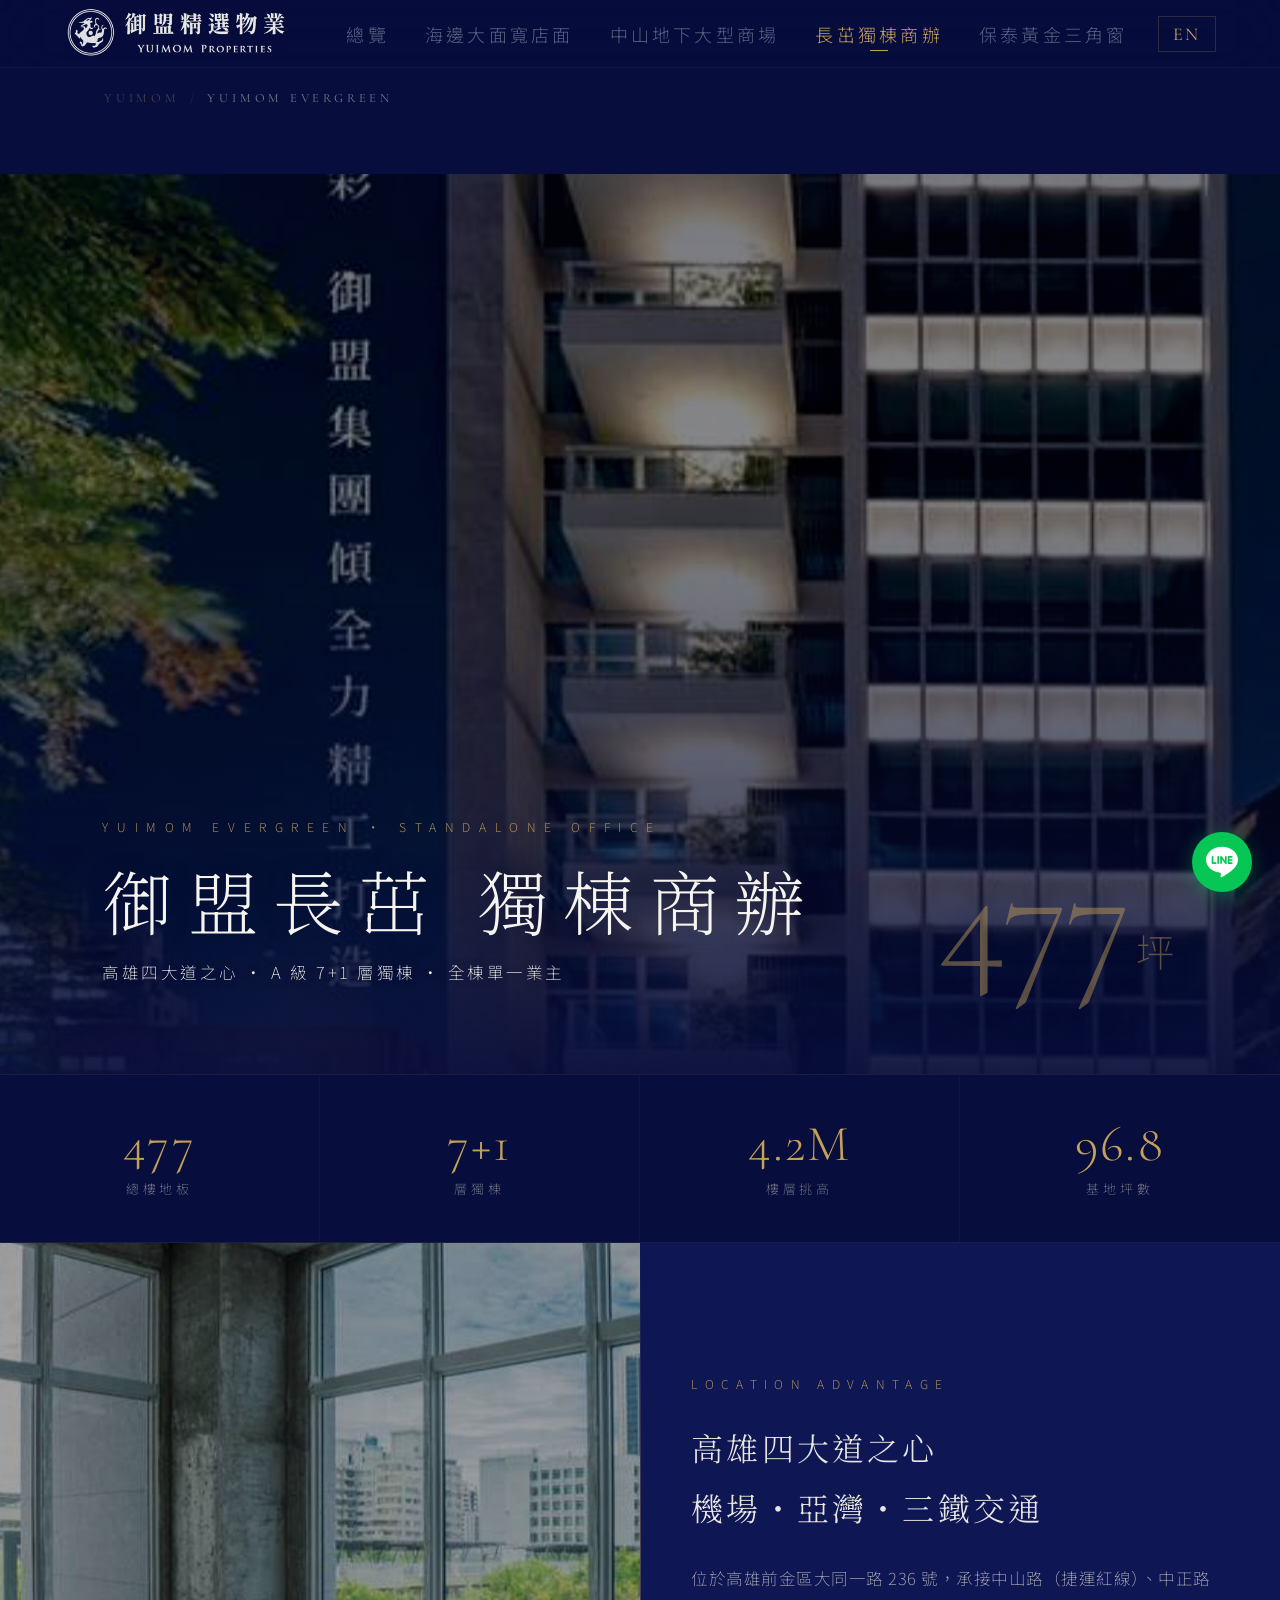
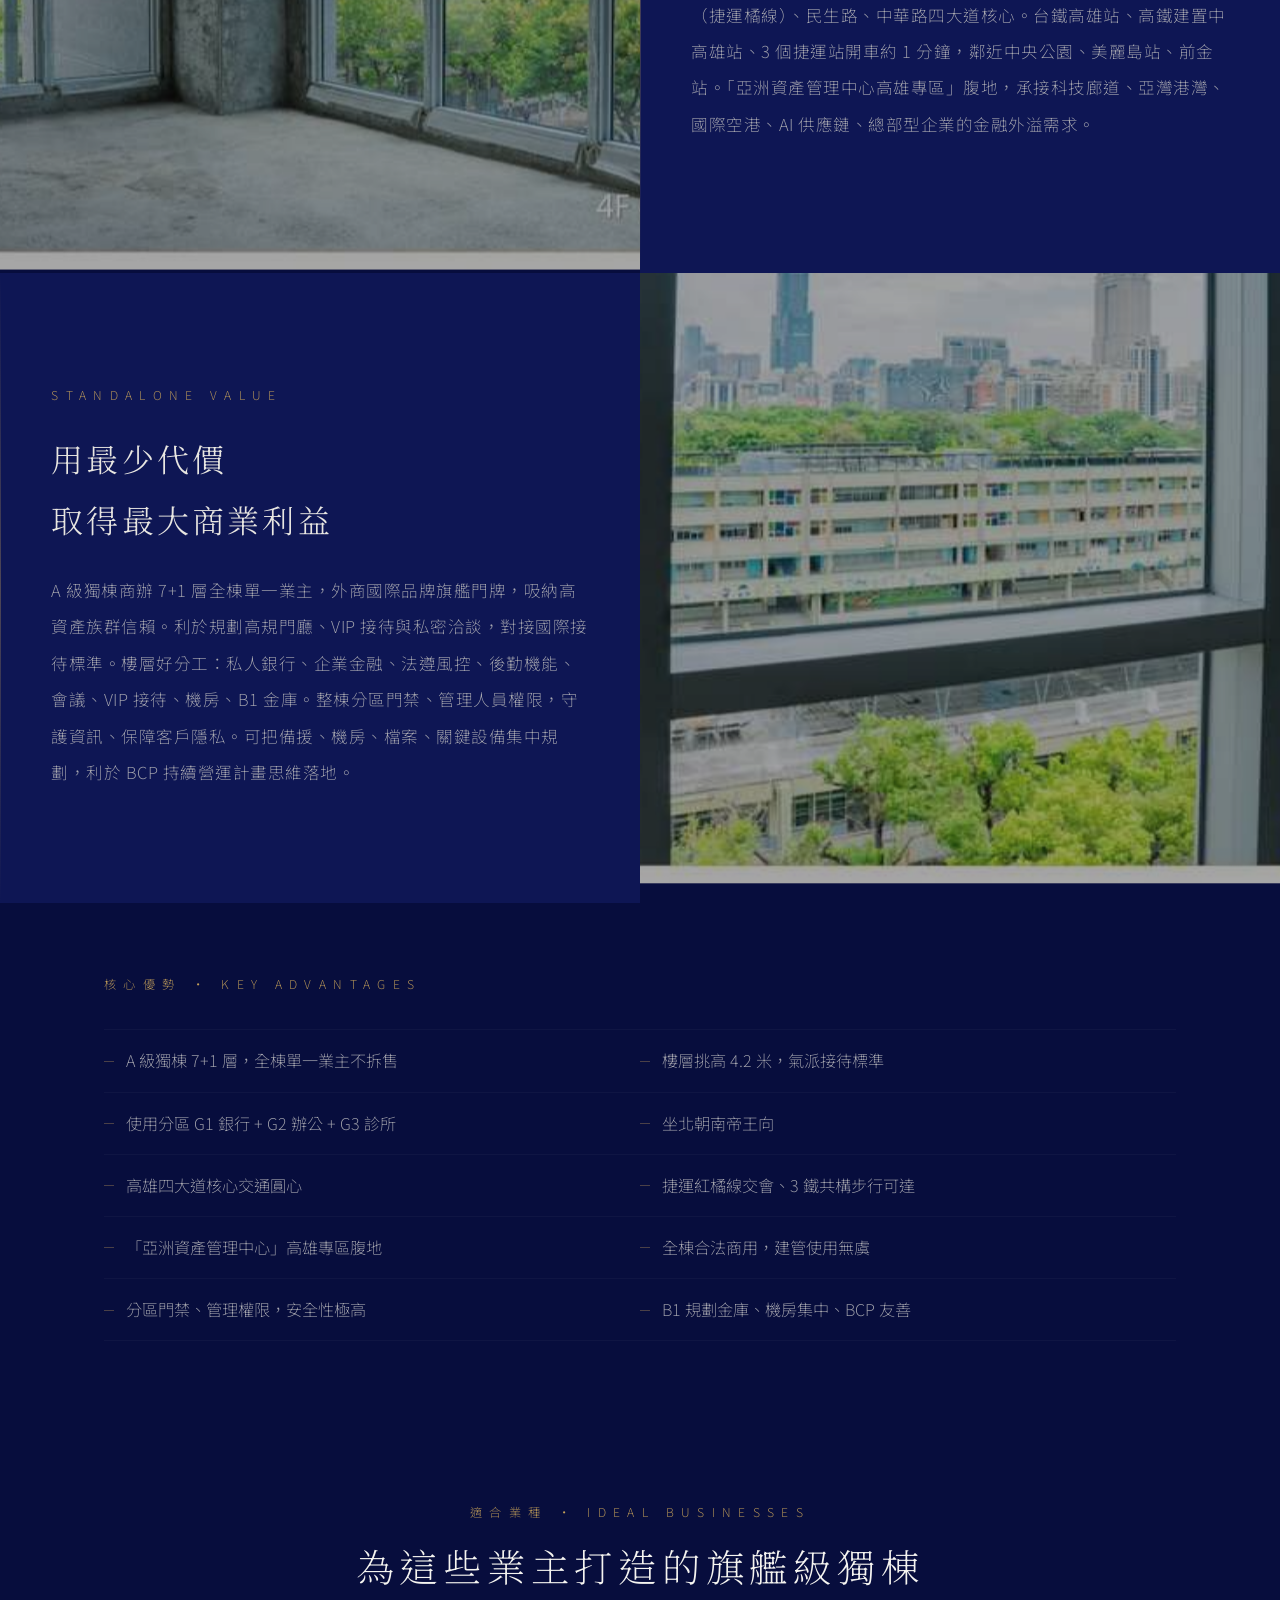
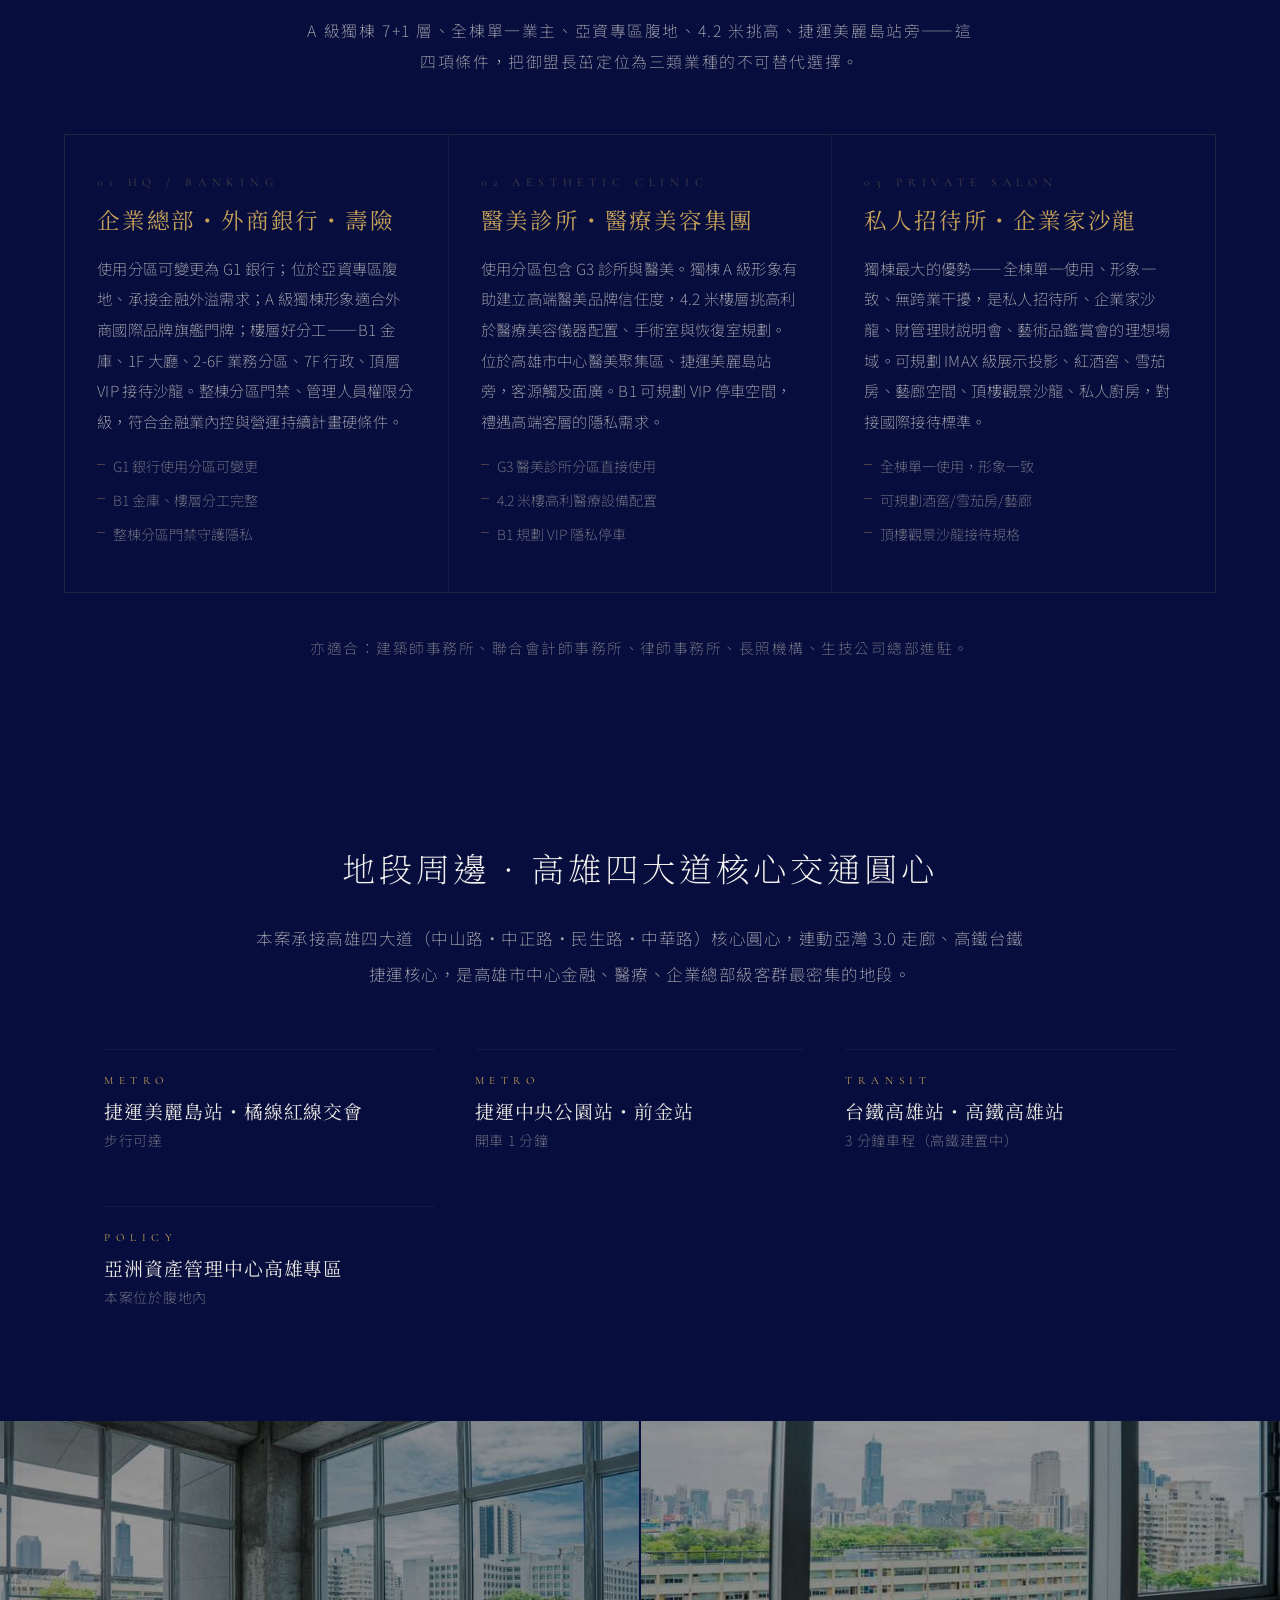
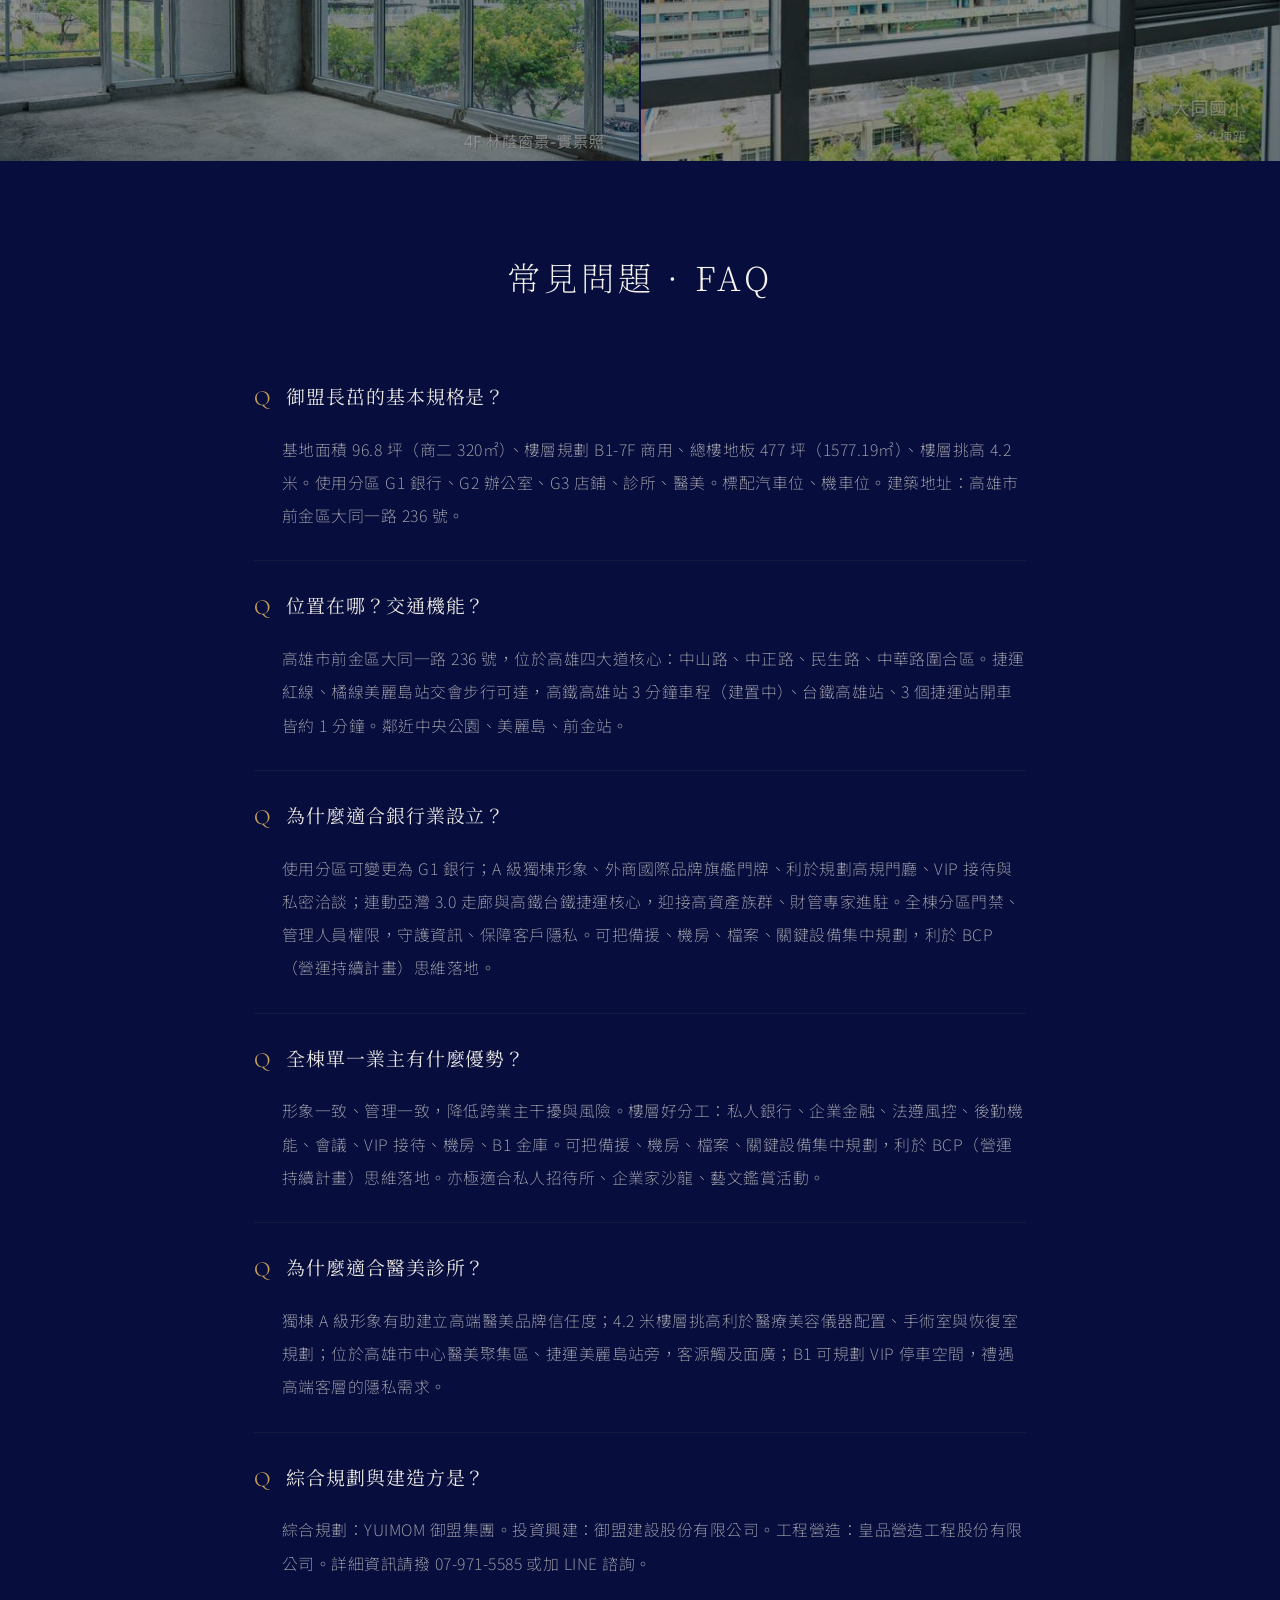
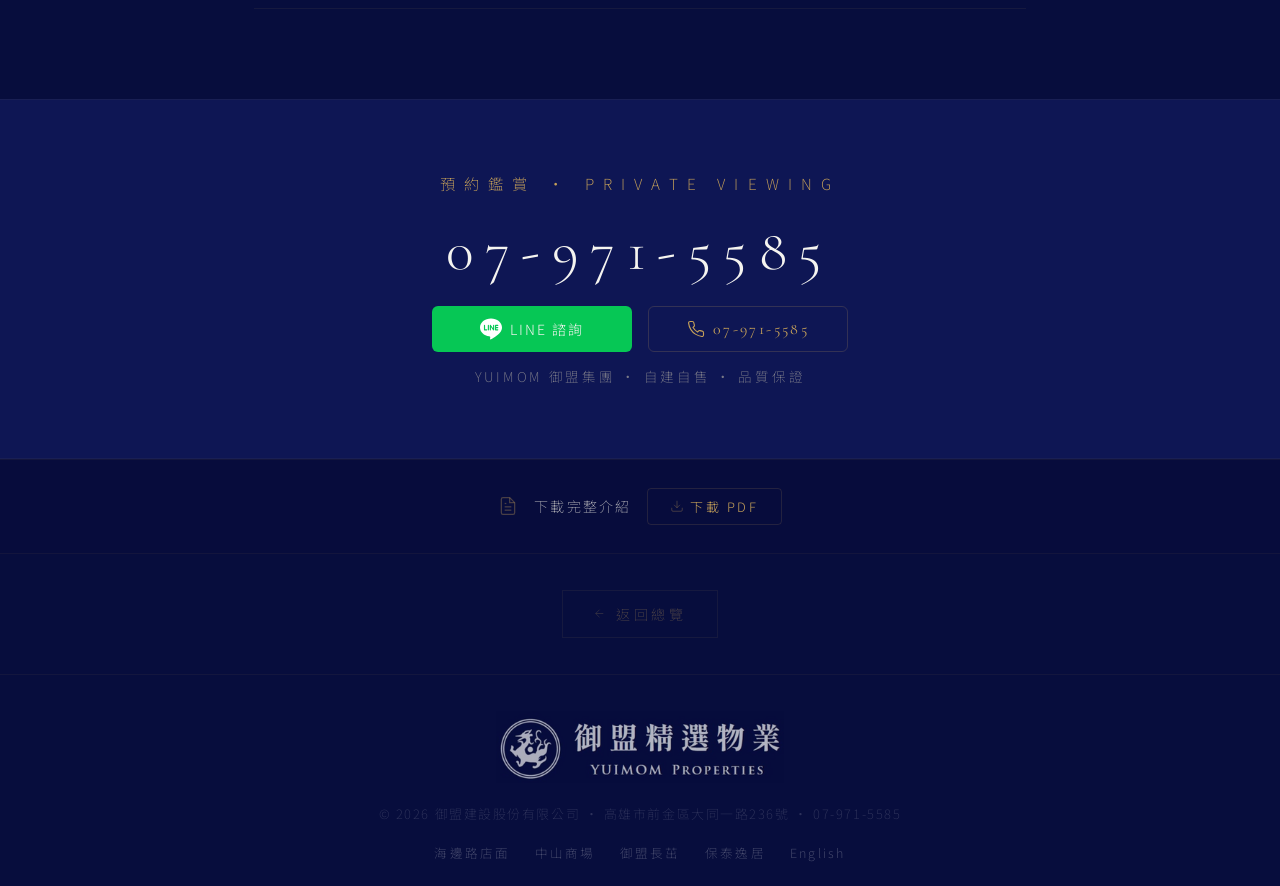
<file: changzhuo/index.html>
<!DOCTYPE html>
<html lang="zh-Hant">
<head>
<meta charset="UTF-8">
<script async src="https://www.googletagmanager.com/gtag/js?id=G-CNVHKR45CL"></script>
<script>window.dataLayer=window.dataLayer||[];function gtag(){dataLayer.push(arguments);}gtag('js',new Date());gtag('config','G-CNVHKR45CL');</script>
<meta name="viewport" content="width=device-width, initial-scale=1.0">
<link rel="icon" href="../favicon.ico" sizes="32x32">
<link rel="icon" href="../images/favicon-192.png" sizes="192x192" type="image/png">
<link rel="apple-touch-icon" href="../images/apple-touch-icon.png">

<title>御盟長茁 7+1 層獨棟商辦｜高雄四大道核心 477 坪 — YUIMOM 精選物業</title>
<meta name="description" content="高雄前金區大同一路236號，A級7+1層獨棟商辦，基地96.8坪、總樓地板477坪、樓層挑高4.2米。使用分區G1銀行、G2辦公、G3店鋪診所醫美。位於高雄四大道核心、亞資專區腹地、捷運美麗島站旁。最適合企業總部、外商銀行、醫美診所、私人招待所進駐。屋主自售 07-971-5585。">
<meta name="keywords" content="高雄獨棟商辦,高雄企業總部,高雄醫美診所,私人招待所,建築師事務所,長照機構,高雄前金商辦,大同一路商辦,御盟長茁,亞資中心商辦,高雄四大道,A級獨棟,捷運美麗島站">
<link rel="canonical" href="https://yuimom.site/changzhuo/">
<link rel="alternate" hreflang="zh-Hant" href="https://yuimom.site/changzhuo/">
<link rel="alternate" hreflang="en" href="https://yuimom.site/en/changzhuo/">
<link rel="alternate" hreflang="x-default" href="https://yuimom.site/changzhuo/">

<meta property="og:type" content="article">
<meta property="og:url" content="https://yuimom.site/changzhuo/">
<meta property="og:title" content="御盟長茁 7+1 層獨棟商辦｜高雄四大道核心 477 坪">
<meta property="og:description" content="A 級獨棟商辦 7+1 層、總樓地板 477 坪、樓層挑高 4.2 米。最適企業總部、外商銀行、醫美診所、私人招待所進駐。">
<meta property="og:image" content="https://yuimom.site/images/changzhuo.jpg">
<meta property="og:image:width" content="1200">
<meta property="og:image:height" content="630">
<meta property="og:site_name" content="YUIMOM 精選物業">
<meta property="og:locale" content="zh_TW">
<meta name="twitter:card" content="summary_large_image">
<meta name="twitter:image" content="https://yuimom.site/images/changzhuo.jpg">

<link rel="preconnect" href="https://fonts.googleapis.com">
<link rel="preconnect" href="https://fonts.gstatic.com" crossorigin>
<link href="https://fonts.googleapis.com/css2?family=Noto+Serif+TC:wght@200;300;400;500;600;700;900&family=Noto+Sans+TC:wght@100;200;300;400;500&family=Cormorant+Garamond:wght@300;400;500;600&display=swap" rel="stylesheet">
<link rel="stylesheet" href="../assets/css/main.css">

<script type="application/ld+json">
{
  "@context": "https://schema.org",
  "@type": "Product",
  "name": "御盟長茁 — 7+1 層獨棟商辦",
  "description": "高雄前金區大同一路236號，A級7+1層獨棟商辦，基地96.8坪、總樓地板477坪、樓層挑高4.2米。",
  "image": ["https://yuimom.site/images/changzhuo.jpg","https://yuimom.site/images/changzhuo2.jpg","https://yuimom.site/images/changzhuo3.jpg"],
  "brand": {"@type":"Brand","name":"YUIMOM 御盟集團"},
  "category": "商用不動產 / Commercial Real Estate",
  "offers": {"@type":"Offer","url":"https://yuimom.site/changzhuo/","priceCurrency":"TWD","availability":"https://schema.org/InStock","seller":{"@type":"Organization","name":"御盟建設股份有限公司","telephone":"+886-7-971-5585"}}
}
</script>

<script type="application/ld+json">
{
  "@context": "https://schema.org",
  "@type": "BreadcrumbList",
  "itemListElement": [
    {"@type":"ListItem","position":1,"name":"首頁","item":"https://yuimom.site/"},
    {"@type":"ListItem","position":2,"name":"御盟長茁 獨棟商辦","item":"https://yuimom.site/changzhuo/"}
  ]
}
</script>

<script type="application/ld+json">
{
  "@context": "https://schema.org",
  "@type": "FAQPage",
  "mainEntity": [
    {"@type":"Question","name":"御盟長茁的基本規格是？","acceptedAnswer":{"@type":"Answer","text":"基地面積 96.8 坪（商二 320㎡）、樓層規劃 B1-7F 商用、總樓地板 477 坪（1577.19㎡）、樓層挑高 4.2 米。使用分區 G1 銀行、G2 辦公室、G3 店鋪診所醫美。標配汽車位、機車位。"}},
    {"@type":"Question","name":"位置在哪？交通機能？","acceptedAnswer":{"@type":"Answer","text":"高雄市前金區大同一路 236 號，位於高雄四大道核心：中山路、中正路、民生路、中華路圍合區。捷運紅線美麗島站、橘線美麗島站交會步行可達，高鐵高雄站 3 分鐘車程（建置中）、台鐵高雄站 3 個捷運站、中央公園站。"}},
    {"@type":"Question","name":"為什麼適合銀行業設立？","acceptedAnswer":{"@type":"Answer","text":"使用分區可變更為 G1 銀行；A 級獨棟形象、外商國際品牌旗艦門牌、利於規劃高規門廳、VIP 接待與私密洽談；連動亞灣 3.0 走廊與高鐵台鐵捷運核心，迎接高資產族群、財管專家進駐。全棟分區門禁、管理人員權限，守護資訊、保障客戶隱私。"}},
    {"@type":"Question","name":"全棟單一業主有什麼優勢？","acceptedAnswer":{"@type":"Answer","text":"形象一致、管理一致，降低跨業主干擾與風險。樓層好分工：私人銀行、企業金融、法遵風控、後勤機能、會議、VIP 接待、機房、B1 金庫。可把備援、機房、檔案、關鍵設備集中規劃，利於 BCP（營運持續計畫）思維落地。"}},
    {"@type":"Question","name":"為什麼適合醫美診所？","acceptedAnswer":{"@type":"Answer","text":"獨棟 A 級形象有助建立高端醫美品牌信任度；4.2 米樓層挑高利於醫療美容儀器配置、手術室與恢復室規劃；位於高雄市中心醫美聚集區、捷運美麗島站旁，客源觸及面廣；地下層可規劃 VIP 停車空間，禮遇高端客層的隱私需求。"}}
  ]
}
</script>
</head>
<body>

<nav class="nav" id="mainNav">
  <a href="../" aria-label="YUIMOM 集團 首頁"><img class="nav-logo" src="../images/logo_nav.png" alt="YUIMOM 御盟集團"></a>
  <div class="nav-toggle" id="navToggle" onclick="toggleMenu()"><span></span><span></span><span></span></div>
  <div class="nav-right" id="navRight">
    <div class="nav-links">
      <a class="nav-link" href="../">總覽</a>
      <a class="nav-link" href="../haiban/">海邊大面寬店面</a>
      <a class="nav-link" href="../zhongshan/">中山地下大型商場</a>
      <a class="nav-link active" href="../changzhuo/">長茁獨棟商辦</a>
      <a class="nav-link" href="../baotai/">保泰黃金三角窗</a>
    </div>
    <a class="lang-btn" href="../en/changzhuo/" aria-label="Switch to English">EN</a>
  </div>
</nav>

<main>

<nav class="breadcrumb" aria-label="麵包屑">
  <a href="../">YUIMOM</a><span class="sep">/</span>YUIMOM EVERGREEN
</nav>

<section class="prop-hero">
  <img class="prop-hero-img parallax-bg" src="../images/changzhuo.jpg" alt="御盟長茁 — 高雄四大道核心 A 級 7+1 層獨棟商辦">
  <div class="prop-hero-overlay">
    <div class="prop-overline">YUIMOM EVERGREEN  ·  STANDALONE OFFICE</div>
    <h1 class="prop-title">御盟長茁 獨棟商辦</h1>
    <p class="prop-tagline">高雄四大道之心 · A 級 7+1 層獨棟 · 全棟單一業主</p>
  </div>
  <div class="prop-hero-stat"><div class="big-num">477<span class="big-unit">坪</span></div></div>
</section>

<div class="prop-body">

<div class="stats-strip">
  <div class="stat-cell reveal reveal-up"><div class="stat-num">477</div><div class="stat-label">總樓地板</div></div>
  <div class="stat-cell reveal reveal-up"><div class="stat-num">7+1</div><div class="stat-label">層獨棟</div></div>
  <div class="stat-cell reveal reveal-up"><div class="stat-num">4.2M</div><div class="stat-label">樓層挑高</div></div>
  <div class="stat-cell reveal reveal-up"><div class="stat-num">96.8</div><div class="stat-label">基地坪數</div></div>
</div>

<div class="invite-block">
  <div class="invite-image"><img class="parallax-bg" src="../images/changzhuo2.jpg" alt="御盟長茁 — 商辦大廳實景示意"></div>
  <div class="invite-text">
    <div class="invite-label reveal reveal-up">LOCATION ADVANTAGE</div>
    <h2 class="invite-heading reveal reveal-up">高雄四大道之心<br>機場・亞灣・三鐵交通</h2>
    <p class="invite-body reveal reveal-up">位於高雄前金區大同一路 236 號，承接中山路（捷運紅線）、中正路（捷運橘線）、民生路、中華路四大道核心。台鐵高雄站、高鐵建置中高雄站、3 個捷運站開車約 1 分鐘，鄰近中央公園、美麗島站、前金站。「亞洲資產管理中心高雄專區」腹地，承接科技廊道、亞灣港灣、國際空港、AI 供應鏈、總部型企業的金融外溢需求。</p>
  </div>
</div>

<div class="invite-block">
  <div class="invite-text">
    <div class="invite-label reveal reveal-up">STANDALONE VALUE</div>
    <h2 class="invite-heading reveal reveal-up">用最少代價<br>取得最大商業利益</h2>
    <p class="invite-body reveal reveal-up">A 級獨棟商辦 7+1 層全棟單一業主，外商國際品牌旗艦門牌，吸納高資產族群信賴。利於規劃高規門廳、VIP 接待與私密洽談，對接國際接待標準。樓層好分工：私人銀行、企業金融、法遵風控、後勤機能、會議、VIP 接待、機房、B1 金庫。整棟分區門禁、管理人員權限，守護資訊、保障客戶隱私。可把備援、機房、檔案、關鍵設備集中規劃，利於 BCP 持續營運計畫思維落地。</p>
  </div>
  <div class="invite-image"><img class="parallax-bg" src="../images/changzhuo3.jpg" alt="御盟長茁 — 大廳挑高空間示意"></div>
</div>

<div class="highlights-section">
  <div class="highlights-title reveal reveal-up">核心優勢  ·  KEY ADVANTAGES</div>
  <div class="hl-grid">
    <div class="hl-item reveal reveal-up">A 級獨棟 7+1 層，全棟單一業主不拆售</div>
    <div class="hl-item reveal reveal-up">樓層挑高 4.2 米，氣派接待標準</div>
    <div class="hl-item reveal reveal-up">使用分區 G1 銀行 + G2 辦公 + G3 診所</div>
    <div class="hl-item reveal reveal-up">坐北朝南帝王向</div>
    <div class="hl-item reveal reveal-up">高雄四大道核心交通圓心</div>
    <div class="hl-item reveal reveal-up">捷運紅橘線交會、3 鐵共構步行可達</div>
    <div class="hl-item reveal reveal-up">「亞洲資產管理中心」高雄專區腹地</div>
    <div class="hl-item reveal reveal-up">全棟合法商用，建管使用無虞</div>
    <div class="hl-item reveal reveal-up">分區門禁、管理權限，安全性極高</div>
    <div class="hl-item reveal reveal-up">B1 規劃金庫、機房集中、BCP 友善</div>
  </div>
</div>

<!-- ★ 適合業種 -->
<section class="usecase-section">
  <div class="usecase-head">
    <div class="highlights-title reveal reveal-up">適合業種  ·  IDEAL BUSINESSES</div>
    <h2 class="reveal reveal-up">為這些業主打造的旗艦級獨棟</h2>
    <p class="reveal reveal-up">A 級獨棟 7+1 層、全棟單一業主、亞資專區腹地、4.2 米挑高、捷運美麗島站旁——這四項條件，把御盟長茁定位為三類業種的不可替代選擇。</p>
  </div>

  <div class="usecase-grid">
    <div class="usecase-card reveal reveal-up">
      <div class="uc-icon">01  HQ / BANKING</div>
      <h3>企業總部・外商銀行・壽險</h3>
      <p>使用分區可變更為 G1 銀行；位於亞資專區腹地、承接金融外溢需求；A 級獨棟形象適合外商國際品牌旗艦門牌；樓層好分工——B1 金庫、1F 大廳、2-6F 業務分區、7F 行政、頂層 VIP 接待沙龍。整棟分區門禁、管理人員權限分級，符合金融業內控與營運持續計畫硬條件。</p>
      <ul>
        <li>G1 銀行使用分區可變更</li>
        <li>B1 金庫、樓層分工完整</li>
        <li>整棟分區門禁守護隱私</li>
      </ul>
    </div>

    <div class="usecase-card reveal reveal-up">
      <div class="uc-icon">02  AESTHETIC CLINIC</div>
      <h3>醫美診所・醫療美容集團</h3>
      <p>使用分區包含 G3 診所與醫美。獨棟 A 級形象有助建立高端醫美品牌信任度，4.2 米樓層挑高利於醫療美容儀器配置、手術室與恢復室規劃。位於高雄市中心醫美聚集區、捷運美麗島站旁，客源觸及面廣。B1 可規劃 VIP 停車空間，禮遇高端客層的隱私需求。</p>
      <ul>
        <li>G3 醫美診所分區直接使用</li>
        <li>4.2 米樓高利醫療設備配置</li>
        <li>B1 規劃 VIP 隱私停車</li>
      </ul>
    </div>

    <div class="usecase-card reveal reveal-up">
      <div class="uc-icon">03  PRIVATE SALON</div>
      <h3>私人招待所・企業家沙龍</h3>
      <p>獨棟最大的優勢——全棟單一使用、形象一致、無跨業干擾，是私人招待所、企業家沙龍、財管理財說明會、藝術品鑑賞會的理想場域。可規劃 IMAX 級展示投影、紅酒窖、雪茄房、藝廊空間、頂樓觀景沙龍、私人廚房，對接國際接待標準。</p>
      <ul>
        <li>全棟單一使用，形象一致</li>
        <li>可規劃酒窖/雪茄房/藝廊</li>
        <li>頂樓觀景沙龍接待規格</li>
      </ul>
    </div>
  </div>

  <p class="reveal reveal-up" style="text-align:center;margin-top:40px;font-size:0.82rem;letter-spacing:0.1em;color:var(--steel);line-height:2;font-weight:200">亦適合：建築師事務所、聯合會計師事務所、律師事務所、長照機構、生技公司總部進駐。</p>
</section>

<section class="location-section">
  <h2 class="reveal reveal-up">地段周邊  ·  高雄四大道核心交通圓心</h2>
  <p class="location-intro reveal reveal-up">本案承接高雄四大道（中山路・中正路・民生路・中華路）核心圓心，連動亞灣 3.0 走廊、高鐵台鐵捷運核心，是高雄市中心金融、醫療、企業總部級客群最密集的地段。</p>

  <div class="location-grid">
    <div class="loc-item">
      <div class="loc-label">METRO</div>
      <div class="loc-name">捷運美麗島站・橘線紅線交會</div>
      <div class="loc-dist">步行可達</div>
    </div>
    <div class="loc-item">
      <div class="loc-label">METRO</div>
      <div class="loc-name">捷運中央公園站・前金站</div>
      <div class="loc-dist">開車 1 分鐘</div>
    </div>
    <div class="loc-item">
      <div class="loc-label">TRANSIT</div>
      <div class="loc-name">台鐵高雄站・高鐵高雄站</div>
      <div class="loc-dist">3 分鐘車程（高鐵建置中）</div>
    </div>
    <div class="loc-item">
      <div class="loc-label">POLICY</div>
      <div class="loc-name">亞洲資產管理中心高雄專區</div>
      <div class="loc-dist">本案位於腹地內</div>
    </div>
  </div>
</section>

<div class="gallery-full">
  <img src="../images/changzhuo2.jpg" alt="御盟長茁 商辦大廳示意" loading="lazy" class="reveal reveal-left">
  <img src="../images/changzhuo3.jpg" alt="御盟長茁 內部空間示意" loading="lazy" class="reveal reveal-right">
</div>

<section class="faq-section">
  <h2 class="reveal reveal-up">常見問題  ·  FAQ</h2>

  <div class="faq-item reveal reveal-up">
    <div class="faq-q">御盟長茁的基本規格是？</div>
    <p class="faq-a">基地面積 96.8 坪（商二 320㎡）、樓層規劃 B1-7F 商用、總樓地板 477 坪（1577.19㎡）、樓層挑高 4.2 米。使用分區 G1 銀行、G2 辦公室、G3 店鋪、診所、醫美。標配汽車位、機車位。建築地址：高雄市前金區大同一路 236 號。</p>
  </div>

  <div class="faq-item reveal reveal-up">
    <div class="faq-q">位置在哪？交通機能？</div>
    <p class="faq-a">高雄市前金區大同一路 236 號，位於高雄四大道核心：中山路、中正路、民生路、中華路圍合區。捷運紅線、橘線美麗島站交會步行可達，高鐵高雄站 3 分鐘車程（建置中）、台鐵高雄站、3 個捷運站開車皆約 1 分鐘。鄰近中央公園、美麗島、前金站。</p>
  </div>

  <div class="faq-item reveal reveal-up">
    <div class="faq-q">為什麼適合銀行業設立？</div>
    <p class="faq-a">使用分區可變更為 G1 銀行；A 級獨棟形象、外商國際品牌旗艦門牌、利於規劃高規門廳、VIP 接待與私密洽談；連動亞灣 3.0 走廊與高鐵台鐵捷運核心，迎接高資產族群、財管專家進駐。全棟分區門禁、管理人員權限，守護資訊、保障客戶隱私。可把備援、機房、檔案、關鍵設備集中規劃，利於 BCP（營運持續計畫）思維落地。</p>
  </div>

  <div class="faq-item reveal reveal-up">
    <div class="faq-q">全棟單一業主有什麼優勢？</div>
    <p class="faq-a">形象一致、管理一致，降低跨業主干擾與風險。樓層好分工：私人銀行、企業金融、法遵風控、後勤機能、會議、VIP 接待、機房、B1 金庫。可把備援、機房、檔案、關鍵設備集中規劃，利於 BCP（營運持續計畫）思維落地。亦極適合私人招待所、企業家沙龍、藝文鑑賞活動。</p>
  </div>

  <div class="faq-item reveal reveal-up">
    <div class="faq-q">為什麼適合醫美診所？</div>
    <p class="faq-a">獨棟 A 級形象有助建立高端醫美品牌信任度；4.2 米樓層挑高利於醫療美容儀器配置、手術室與恢復室規劃；位於高雄市中心醫美聚集區、捷運美麗島站旁，客源觸及面廣；B1 可規劃 VIP 停車空間，禮遇高端客層的隱私需求。</p>
  </div>

  <div class="faq-item reveal reveal-up">
    <div class="faq-q">綜合規劃與建造方是？</div>
    <p class="faq-a">綜合規劃：YUIMOM 御盟集團。投資興建：御盟建設股份有限公司。工程營造：皇品營造工程股份有限公司。詳細資訊請撥 07-971-5585 或加 LINE 諮詢。</p>
  </div>
</section>

<div class="cta-section">
  <div class="cta-label">預約鑑賞  ·  PRIVATE VIEWING</div>
  <a href="tel:07-971-5585" style="font-family:var(--eng);font-size:clamp(2.2rem,4.5vw,3.2rem);font-weight:300;letter-spacing:0.2em;color:var(--white);text-decoration:none;display:block;margin-bottom:10px">07-971-5585</a>
  <div class="cta-actions">
    <a href="https://lin.ee/XohJVp8" target="_blank" rel="noopener" class="cta-line">
      <svg viewBox="0 0 24 24" fill="white"><path d="M19.365 9.863c.349 0 .63.285.63.631 0 .345-.281.63-.63.63H17.61v1.125h1.755c.349 0 .63.283.63.63 0 .344-.281.629-.63.629h-2.386c-.345 0-.627-.285-.627-.629V8.108c0-.345.282-.63.63-.63h2.386c.346 0 .627.285.627.63 0 .349-.281.63-.63.63H17.61v1.125h1.755zm-3.855 3.016c0 .27-.174.51-.432.596-.064.021-.133.031-.199.031-.211 0-.391-.09-.51-.25l-2.443-3.317v2.94c0 .344-.279.629-.631.629-.346 0-.626-.285-.626-.629V8.108c0-.27.173-.51.43-.595.06-.023.136-.033.194-.033.195 0 .375.104.495.254l2.462 3.33V8.108c0-.345.282-.63.63-.63.345 0 .63.285.63.63v4.771zm-5.741 0c0 .344-.282.629-.631.629-.345 0-.627-.285-.627-.629V8.108c0-.345.282-.63.63-.63.346 0 .628.285.628.63v4.771zm-2.466.629H4.917c-.345 0-.63-.285-.63-.629V8.108c0-.345.285-.63.63-.63.348 0 .63.285.63.63v4.141h1.756c.348 0 .629.283.629.63 0 .344-.282.629-.629.629M24 10.314C24 4.943 18.615.572 12 .572S0 4.943 0 10.314c0 4.811 4.27 8.842 10.035 9.608.391.082.923.258 1.058.59.12.301.079.766.038 1.08l-.164 1.02c-.045.301-.24 1.186 1.049.645 1.291-.539 6.916-4.078 9.436-6.975C23.176 14.393 24 12.458 24 10.314"/></svg>
      <span>LINE 諮詢</span>
    </a>
    <a href="tel:07-971-5585" class="cta-tel">
      <svg viewBox="0 0 24 24" fill="none" stroke="currentColor" stroke-width="1.5"><path d="M22 16.92v3a2 2 0 01-2.18 2 19.79 19.79 0 01-8.63-3.07 19.5 19.5 0 01-6-6 19.79 19.79 0 01-3.07-8.67A2 2 0 014.11 2h3a2 2 0 012 1.72c.127.96.361 1.903.7 2.81a2 2 0 01-.45 2.11L8.09 9.91a16 16 0 006 6l1.27-1.27a2 2 0 012.11-.45c.907.339 1.85.573 2.81.7A2 2 0 0122 16.92z"/></svg>
      <span>07-971-5585</span>
    </a>
  </div>
  <div class="cta-note">YUIMOM 御盟集團  ·  自建自售  ·  品質保證</div>
</div>

<div class="pdf-bar">
  <div class="pdf-bar-inner">
    <svg viewBox="0 0 24 24" fill="none" stroke="currentColor" stroke-width="1.5"><path d="M14 2H6a2 2 0 00-2 2v16a2 2 0 002 2h12a2 2 0 002-2V8z"/><polyline points="14 2 14 8 20 8"/><line x1="16" y1="13" x2="8" y2="13"/><line x1="16" y1="17" x2="8" y2="17"/><polyline points="10 9 9 9 8 9"/></svg>
    <span class="pdf-bar-label">下載完整介紹</span>
    <a href="../pdf/changzhuo.pdf" target="_blank" rel="noopener" class="pdf-bar-btn">
      <svg viewBox="0 0 24 24" fill="none" stroke="currentColor" stroke-width="1.5"><path d="M21 15v4a2 2 0 01-2 2H5a2 2 0 01-2-2v-4"/><polyline points="7 10 12 15 17 10"/><line x1="12" y1="15" x2="12" y2="3"/></svg>
      <span>下載 PDF</span>
    </a>
  </div>
</div>

<div class="back-nav">
  <a class="back-btn" href="../">
    <svg viewBox="0 0 24 24" fill="none" stroke="currentColor" stroke-width="1"><path d="M19 12H5M12 19l-7-7 7-7"/></svg>
    <span>返回總覽</span>
  </a>
</div>

</div>
</main>

<div class="mobile-cta-bar" role="navigation" aria-label="快速聯絡">
  <div class="mobile-cta-bar-inner">
    <a href="tel:07-971-5585" class="mcta-tel" aria-label="電話 07-971-5585">
      <svg viewBox="0 0 24 24" fill="none" stroke="currentColor" stroke-width="1.5"><path d="M22 16.92v3a2 2 0 01-2.18 2 19.79 19.79 0 01-8.63-3.07 19.5 19.5 0 01-6-6 19.79 19.79 0 01-3.07-8.67A2 2 0 014.11 2h3a2 2 0 012 1.72c.127.96.361 1.903.7 2.81a2 2 0 01-.45 2.11L8.09 9.91a16 16 0 006 6l1.27-1.27a2 2 0 012.11-.45c.907.339 1.85.573 2.81.7A2 2 0 0122 16.92z"/></svg>
      <span>立即洽詢</span>
    </a>
    <a href="https://lin.ee/XohJVp8" target="_blank" rel="noopener" class="mcta-line" aria-label="LINE 諮詢">
      <svg viewBox="0 0 24 24" fill="white"><path d="M19.365 9.863c.349 0 .63.285.63.631 0 .345-.281.63-.63.63H17.61v1.125h1.755c.349 0 .63.283.63.63 0 .344-.281.629-.63.629h-2.386c-.345 0-.627-.285-.627-.629V8.108c0-.345.282-.63.63-.63h2.386c.346 0 .627.285.627.63 0 .349-.281.63-.63.63H17.61v1.125h1.755zm-3.855 3.016c0 .27-.174.51-.432.596-.064.021-.133.031-.199.031-.211 0-.391-.09-.51-.25l-2.443-3.317v2.94c0 .344-.279.629-.631.629-.346 0-.626-.285-.626-.629V8.108c0-.27.173-.51.43-.595.06-.023.136-.033.194-.033.195 0 .375.104.495.254l2.462 3.33V8.108c0-.345.282-.63.63-.63.345 0 .63.285.63.63v4.771zm-5.741 0c0 .344-.282.629-.631.629-.345 0-.627-.285-.627-.629V8.108c0-.345.282-.63.63-.63.346 0 .628.285.628.63v4.771zm-2.466.629H4.917c-.345 0-.63-.285-.63-.629V8.108c0-.345.285-.63.63-.63.348 0 .63.285.63.63v4.141h1.756c.348 0 .629.283.629.63 0 .344-.282.629-.629.629M24 10.314C24 4.943 18.615.572 12 .572S0 4.943 0 10.314c0 4.811 4.27 8.842 10.035 9.608.391.082.923.258 1.058.59.12.301.079.766.038 1.08l-.164 1.02c-.045.301-.24 1.186 1.049.645 1.291-.539 6.916-4.078 9.436-6.975C23.176 14.393 24 12.458 24 10.314"/></svg>
      <span>LINE 諮詢</span>
    </a>
  </div>
</div>

<a href="https://lin.ee/XohJVp8" target="_blank" rel="noopener" class="line-float" aria-label="LINE">
  <svg viewBox="0 0 24 24" fill="white"><path d="M19.365 9.863c.349 0 .63.285.63.631 0 .345-.281.63-.63.63H17.61v1.125h1.755c.349 0 .63.283.63.63 0 .344-.281.629-.63.629h-2.386c-.345 0-.627-.285-.627-.629V8.108c0-.345.282-.63.63-.63h2.386c.346 0 .627.285.627.63 0 .349-.281.63-.63.63H17.61v1.125h1.755zm-3.855 3.016c0 .27-.174.51-.432.596-.064.021-.133.031-.199.031-.211 0-.391-.09-.51-.25l-2.443-3.317v2.94c0 .344-.279.629-.631.629-.346 0-.626-.285-.626-.629V8.108c0-.27.173-.51.43-.595.06-.023.136-.033.194-.033.195 0 .375.104.495.254l2.462 3.33V8.108c0-.345.282-.63.63-.63.345 0 .63.285.63.63v4.771zm-5.741 0c0 .344-.282.629-.631.629-.345 0-.627-.285-.627-.629V8.108c0-.345.282-.63.63-.63.346 0 .628.285.628.63v4.771zm-2.466.629H4.917c-.345 0-.63-.285-.63-.629V8.108c0-.345.285-.63.63-.63.348 0 .63.285.63.63v4.141h1.756c.348 0 .629.283.629.63 0 .344-.282.629-.629.629M24 10.314C24 4.943 18.615.572 12 .572S0 4.943 0 10.314c0 4.811 4.27 8.842 10.035 9.608.391.082.923.258 1.058.59.12.301.079.766.038 1.08l-.164 1.02c-.045.301-.24 1.186 1.049.645 1.291-.539 6.916-4.078 9.436-6.975C23.176 14.393 24 12.458 24 10.314"/></svg>
</a>

<footer class="footer">
  <img class="footer-logo" src="../images/logo_nav.png" alt="YUIMOM 御盟集團">
  <div class="footer-copy">© 2026 御盟建設股份有限公司  ·  高雄市前金區大同一路236號  ·  07-971-5585</div>
  <div class="footer-links">
    <a href="../haiban/">海邊路店面</a>
    <a href="../zhongshan/">中山商場</a>
    <a href="../changzhuo/">御盟長茁</a>
    <a href="../baotai/">保泰逸居</a>
    <a href="../en/changzhuo/">English</a>
  </div>
</footer>

<script src="../assets/js/main.js"></script>
</body>
</html>
</file>
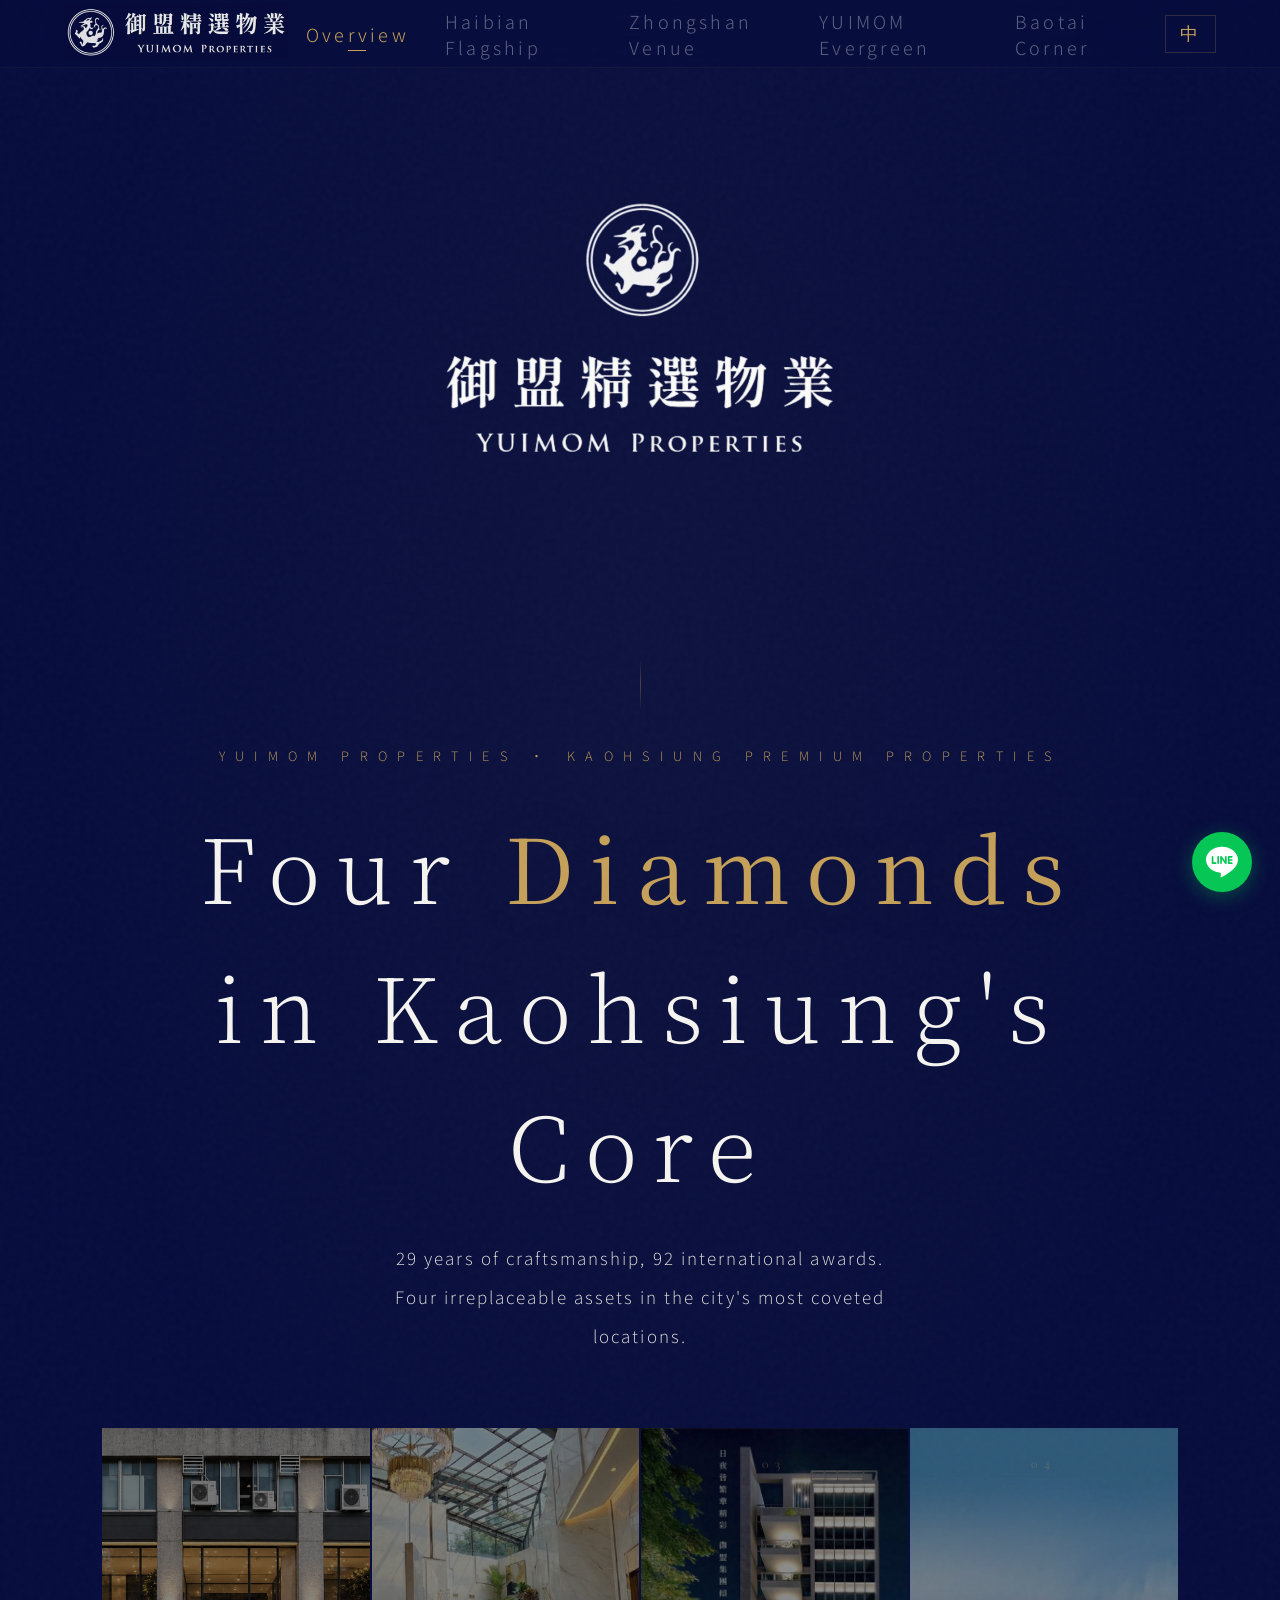
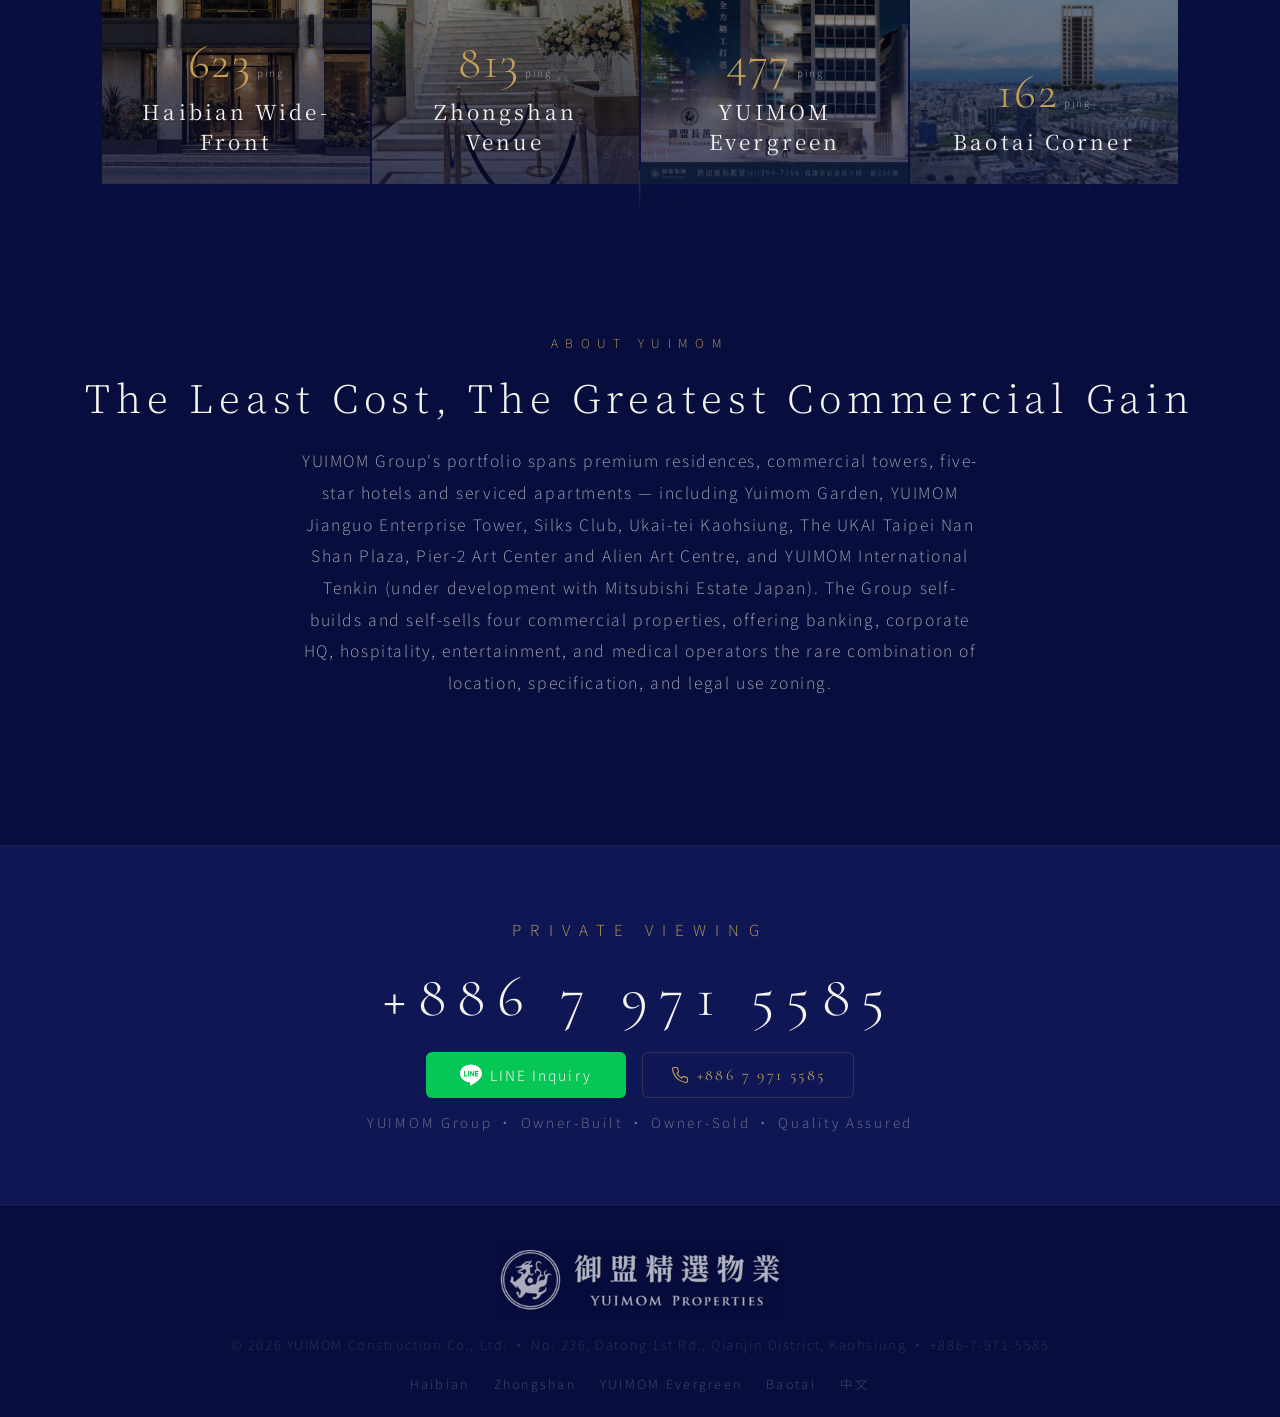
<file: en/index.html>
<!DOCTYPE html>
<html lang="en">
<head>
<meta charset="UTF-8">
<script async src="https://www.googletagmanager.com/gtag/js?id=G-CNVHKR45CL"></script>
<script>window.dataLayer=window.dataLayer||[];function gtag(){dataLayer.push(arguments);}gtag('js',new Date());gtag('config','G-CNVHKR45CL');</script>
<meta name="viewport" content="width=device-width, initial-scale=1.0">
<link rel="icon" href="../favicon.ico" sizes="32x32">
<link rel="icon" href="../images/favicon-192.png" sizes="192x192" type="image/png">
<link rel="apple-touch-icon" href="../images/apple-touch-icon.png">

<title>YUIMOM Properties — Premium Commercial Real Estate in Kaohsiung</title>
<meta name="description" content="YUIMOM Group, 29 years of craftsmanship and 92 international awards. Four irreplaceable commercial assets in Kaohsiung's golden core: Haibian Wide-Front flagship (623 ping), Zhongshan Underground Venue (813 ping), YUIMOM Evergreen Standalone Office (477 ping), Baotai Golden Corner (162 ping). Private viewing: +886-7-971-5585.">
<meta name="keywords" content="Kaohsiung commercial real estate,Kaohsiung office building,Kaohsiung flagship store,Asia Bay Area Kaohsiung,Kaohsiung banking premises,Kaohsiung restaurant location,YUIMOM Group,standalone office Kaohsiung">
<link rel="canonical" href="https://yuimom.site/en/">
<link rel="alternate" hreflang="zh-Hant" href="https://yuimom.site/">
<link rel="alternate" hreflang="en" href="https://yuimom.site/en/">
<link rel="alternate" hreflang="x-default" href="https://yuimom.site/">

<meta property="og:type" content="website">
<meta property="og:url" content="https://yuimom.site/en/">
<meta property="og:title" content="YUIMOM Properties — Premium Commercial Real Estate in Kaohsiung">
<meta property="og:description" content="Four irreplaceable commercial assets in Kaohsiung — 29 years of craftsmanship, 92 international awards. Private viewing: +886-7-971-5585">
<meta property="og:image" content="https://yuimom.site/images/og-image.jpg">
<meta property="og:image:width" content="1200">
<meta property="og:image:height" content="630">
<meta property="og:site_name" content="YUIMOM Properties">
<meta property="og:locale" content="en_US">
<meta property="og:locale:alternate" content="zh_TW">
<meta name="twitter:card" content="summary_large_image">
<meta name="twitter:image" content="https://yuimom.site/images/og-image.jpg">

<link rel="preconnect" href="https://fonts.googleapis.com">
<link rel="preconnect" href="https://fonts.gstatic.com" crossorigin>
<link href="https://fonts.googleapis.com/css2?family=Noto+Serif+TC:wght@200;300;400;500;600;700;900&family=Noto+Sans+TC:wght@100;200;300;400;500&family=Cormorant+Garamond:wght@300;400;500;600&display=swap" rel="stylesheet">
<link rel="stylesheet" href="../assets/css/main.css">

<script type="application/ld+json">
{
  "@context": "https://schema.org",
  "@type": "RealEstateAgent",
  "name": "YUIMOM Group",
  "alternateName": "御盟建設股份有限公司",
  "url": "https://yuimom.site/en/",
  "logo": "https://yuimom.site/images/logo_nav.png",
  "image": "https://yuimom.site/images/og-image.jpg",
  "telephone": "+886-7-971-5585",
  "address": {
    "@type": "PostalAddress",
    "streetAddress": "No. 236, Datong 1st Rd., Qianjin District",
    "addressLocality": "Kaohsiung City",
    "addressRegion": "TW",
    "addressCountry": "TW"
  },
  "description": "YUIMOM Group, 29 years of craftsmanship in Kaohsiung. Premium residences, commercial towers, five-star hotels.",
  "areaServed": {"@type":"City","name":"Kaohsiung City"},
  "foundingDate": "1997"
}
</script>

<script type="application/ld+json">
{
  "@context": "https://schema.org",
  "@type": "ItemList",
  "itemListElement": [
    {"@type":"ListItem","position":1,"url":"https://yuimom.site/en/haiban/","name":"Haibian Wide-Front Flagship — 45-46 Haibian Rd, Lingya District, Kaohsiung"},
    {"@type":"ListItem","position":2,"url":"https://yuimom.site/en/zhongshan/","name":"Zhongshan Underground Venue — No. 91 Zhongshan 2nd Rd, Qianzhen District, Kaohsiung"},
    {"@type":"ListItem","position":3,"url":"https://yuimom.site/en/changzhuo/","name":"YUIMOM Evergreen Standalone Office — No. 236 Datong 1st Rd, Qianjin District, Kaohsiung"},
    {"@type":"ListItem","position":4,"url":"https://yuimom.site/en/baotai/","name":"Baotai Golden Corner Flagship — No. 308 Baotai Rd, Fengshan District, Kaohsiung"}
  ]
}
</script>
</head>
<body>

<nav class="nav" id="mainNav">
  <a href="../en/" aria-label="YUIMOM Group Home"><img class="nav-logo" src="../images/logo_nav.png" alt="YUIMOM Group"></a>
  <div class="nav-toggle" id="navToggle" onclick="toggleMenu()"><span></span><span></span><span></span></div>
  <div class="nav-right" id="navRight">
    <div class="nav-links">
      <a class="nav-link active" href="../en/">Overview</a>
      <a class="nav-link" href="../en/haiban/">Haibian Flagship</a>
      <a class="nav-link" href="../en/zhongshan/">Zhongshan Venue</a>
      <a class="nav-link" href="../en/changzhuo/">YUIMOM Evergreen</a>
      <a class="nav-link" href="../en/baotai/">Baotai Corner</a>
    </div>
    <a class="lang-btn" href="../" aria-label="切換到中文">中</a>
  </div>
</nav>

<main>
<section>
<div class="hero">
  <img class="hero-logo" id="heroLogo" src="../images/logo_hero.png" alt="YUIMOM Group">
  <div class="hero-line"></div>
  <div class="hero-overline">YUIMOM PROPERTIES  ·  KAOHSIUNG PREMIUM PROPERTIES</div>
  <h1 class="hero-title">Four <span class="accent">Diamonds</span><br>in Kaohsiung's Core</h1>
  <p class="hero-sub">29 years of craftsmanship, 92 international awards.<br>Four irreplaceable assets in the city's most coveted locations.</p>

  <div class="hero-grid">
    <a class="hero-card" href="../en/haiban/" aria-label="Haibian Wide-Front Flagship">
      <img src="../images/haiban.jpg" alt="Haibian Wide-Front Flagship — 34m frontage facing Kaohsiung Asia Bay Area">
      <div class="hero-card-content">
        <div class="card-num">01</div>
        <div class="card-stat">623<span class="card-unit-inline">ping</span></div>
        <div class="card-title">Haibian Wide-Front</div>
      </div>
    </a>
    <a class="hero-card" href="../en/zhongshan/" aria-label="Zhongshan Underground Venue">
      <img src="../images/zhongshan.jpg" alt="Zhongshan Underground Venue — 813-ping U-shaped floor plate, Chunghwa Trade Building">
      <div class="hero-card-content">
        <div class="card-num">02</div>
        <div class="card-stat">813<span class="card-unit-inline">ping</span></div>
        <div class="card-title">Zhongshan Venue</div>
      </div>
    </a>
    <a class="hero-card" href="../en/changzhuo/" aria-label="YUIMOM Evergreen Standalone Office">
      <img src="../images/changzhuo.jpg" alt="YUIMOM Evergreen — Grade-A standalone 7+1 floor office tower at Kaohsiung's Four-Avenue heart">
      <div class="hero-card-content">
        <div class="card-num">03</div>
        <div class="card-stat">477<span class="card-unit-inline">ping</span></div>
        <div class="card-title">YUIMOM Evergreen</div>
      </div>
    </a>
    <a class="hero-card" href="../en/baotai/" aria-label="Baotai Golden Corner Flagship">
      <img src="../images/baotai.jpg" alt="Baotai Golden Corner — G1 banking-grade flagship at Baotai Rd, Fengshan">
      <div class="hero-card-content">
        <div class="card-num">04</div>
        <div class="card-stat">162<span class="card-unit-inline">ping</span></div>
        <div class="card-title">Baotai Corner</div>
      </div>
    </a>
  </div>

  <div class="scroll-ind"><span>SCROLL</span><div class="scroll-pulse"></div></div>
</div>
</section>

<section class="usecase-section">
  <div class="usecase-head">
    <div class="highlights-title reveal reveal-up">ABOUT YUIMOM</div>
    <h2 class="reveal reveal-up">The Least Cost, The Greatest Commercial Gain</h2>
    <p class="reveal reveal-up">YUIMOM Group's portfolio spans premium residences, commercial towers, five-star hotels and serviced apartments — including Yuimom Garden, YUIMOM Jianguo Enterprise Tower, Silks Club, Ukai-tei Kaohsiung, The UKAI Taipei Nan Shan Plaza, Pier-2 Art Center and Alien Art Centre, and YUIMOM International Tenkin (under development with Mitsubishi Estate Japan). The Group self-builds and self-sells four commercial properties, offering banking, corporate HQ, hospitality, entertainment, and medical operators the rare combination of location, specification, and legal use zoning.</p>
  </div>
</section>

<div class="cta-section">
  <div class="cta-label">PRIVATE VIEWING</div>
  <a href="tel:+886-7-971-5585" style="font-family:var(--eng);font-size:clamp(2.2rem,4.5vw,3.2rem);font-weight:300;letter-spacing:0.2em;color:var(--white);text-decoration:none;display:block;margin-bottom:10px">+886 7 971 5585</a>
  <div class="cta-actions">
    <a href="https://lin.ee/XohJVp8" target="_blank" rel="noopener" class="cta-line">
      <svg viewBox="0 0 24 24" fill="white"><path d="M19.365 9.863c.349 0 .63.285.63.631 0 .345-.281.63-.63.63H17.61v1.125h1.755c.349 0 .63.283.63.63 0 .344-.281.629-.63.629h-2.386c-.345 0-.627-.285-.627-.629V8.108c0-.345.282-.63.63-.63h2.386c.346 0 .627.285.627.63 0 .349-.281.63-.63.63H17.61v1.125h1.755zm-3.855 3.016c0 .27-.174.51-.432.596-.064.021-.133.031-.199.031-.211 0-.391-.09-.51-.25l-2.443-3.317v2.94c0 .344-.279.629-.631.629-.346 0-.626-.285-.626-.629V8.108c0-.27.173-.51.43-.595.06-.023.136-.033.194-.033.195 0 .375.104.495.254l2.462 3.33V8.108c0-.345.282-.63.63-.63.345 0 .63.285.63.63v4.771zm-5.741 0c0 .344-.282.629-.631.629-.345 0-.627-.285-.627-.629V8.108c0-.345.282-.63.63-.63.346 0 .628.285.628.63v4.771zm-2.466.629H4.917c-.345 0-.63-.285-.63-.629V8.108c0-.345.285-.63.63-.63.348 0 .63.285.63.63v4.141h1.756c.348 0 .629.283.629.63 0 .344-.282.629-.629.629M24 10.314C24 4.943 18.615.572 12 .572S0 4.943 0 10.314c0 4.811 4.27 8.842 10.035 9.608.391.082.923.258 1.058.59.12.301.079.766.038 1.08l-.164 1.02c-.045.301-.24 1.186 1.049.645 1.291-.539 6.916-4.078 9.436-6.975C23.176 14.393 24 12.458 24 10.314"/></svg>
      <span>LINE Inquiry</span>
    </a>
    <a href="tel:+886-7-971-5585" class="cta-tel">
      <svg viewBox="0 0 24 24" fill="none" stroke="currentColor" stroke-width="1.5"><path d="M22 16.92v3a2 2 0 01-2.18 2 19.79 19.79 0 01-8.63-3.07 19.5 19.5 0 01-6-6 19.79 19.79 0 01-3.07-8.67A2 2 0 014.11 2h3a2 2 0 012 1.72c.127.96.361 1.903.7 2.81a2 2 0 01-.45 2.11L8.09 9.91a16 16 0 006 6l1.27-1.27a2 2 0 012.11-.45c.907.339 1.85.573 2.81.7A2 2 0 0122 16.92z"/></svg>
      <span>+886 7 971 5585</span>
    </a>
  </div>
  <div class="cta-note">YUIMOM Group  ·  Owner-Built  ·  Owner-Sold  ·  Quality Assured</div>
</div>
</main>

<div class="mobile-cta-bar" role="navigation" aria-label="Quick Contact">
  <div class="mobile-cta-bar-inner">
    <a href="tel:+886-7-971-5585" class="mcta-tel" aria-label="Call +886-7-971-5585">
      <svg viewBox="0 0 24 24" fill="none" stroke="currentColor" stroke-width="1.5"><path d="M22 16.92v3a2 2 0 01-2.18 2 19.79 19.79 0 01-8.63-3.07 19.5 19.5 0 01-6-6 19.79 19.79 0 01-3.07-8.67A2 2 0 014.11 2h3a2 2 0 012 1.72c.127.96.361 1.903.7 2.81a2 2 0 01-.45 2.11L8.09 9.91a16 16 0 006 6l1.27-1.27a2 2 0 012.11-.45c.907.339 1.85.573 2.81.7A2 2 0 0122 16.92z"/></svg>
      <span>Call Now</span>
    </a>
    <a href="https://lin.ee/XohJVp8" target="_blank" rel="noopener" class="mcta-line" aria-label="LINE Inquiry">
      <svg viewBox="0 0 24 24" fill="white"><path d="M19.365 9.863c.349 0 .63.285.63.631 0 .345-.281.63-.63.63H17.61v1.125h1.755c.349 0 .63.283.63.63 0 .344-.281.629-.63.629h-2.386c-.345 0-.627-.285-.627-.629V8.108c0-.345.282-.63.63-.63h2.386c.346 0 .627.285.627.63 0 .349-.281.63-.63.63H17.61v1.125h1.755zm-3.855 3.016c0 .27-.174.51-.432.596-.064.021-.133.031-.199.031-.211 0-.391-.09-.51-.25l-2.443-3.317v2.94c0 .344-.279.629-.631.629-.346 0-.626-.285-.626-.629V8.108c0-.27.173-.51.43-.595.06-.023.136-.033.194-.033.195 0 .375.104.495.254l2.462 3.33V8.108c0-.345.282-.63.63-.63.345 0 .63.285.63.63v4.771zm-5.741 0c0 .344-.282.629-.631.629-.345 0-.627-.285-.627-.629V8.108c0-.345.282-.63.63-.63.346 0 .628.285.628.63v4.771zm-2.466.629H4.917c-.345 0-.63-.285-.63-.629V8.108c0-.345.285-.63.63-.63.348 0 .63.285.63.63v4.141h1.756c.348 0 .629.283.629.63 0 .344-.282.629-.629.629M24 10.314C24 4.943 18.615.572 12 .572S0 4.943 0 10.314c0 4.811 4.27 8.842 10.035 9.608.391.082.923.258 1.058.59.12.301.079.766.038 1.08l-.164 1.02c-.045.301-.24 1.186 1.049.645 1.291-.539 6.916-4.078 9.436-6.975C23.176 14.393 24 12.458 24 10.314"/></svg>
      <span>LINE</span>
    </a>
  </div>
</div>

<a href="https://lin.ee/XohJVp8" target="_blank" rel="noopener" class="line-float" aria-label="LINE"><svg viewBox="0 0 24 24" fill="white"><path d="M19.365 9.863c.349 0 .63.285.63.631 0 .345-.281.63-.63.63H17.61v1.125h1.755c.349 0 .63.283.63.63 0 .344-.281.629-.63.629h-2.386c-.345 0-.627-.285-.627-.629V8.108c0-.345.282-.63.63-.63h2.386c.346 0 .627.285.627.63 0 .349-.281.63-.63.63H17.61v1.125h1.755zm-3.855 3.016c0 .27-.174.51-.432.596-.064.021-.133.031-.199.031-.211 0-.391-.09-.51-.25l-2.443-3.317v2.94c0 .344-.279.629-.631.629-.346 0-.626-.285-.626-.629V8.108c0-.27.173-.51.43-.595.06-.023.136-.033.194-.033.195 0 .375.104.495.254l2.462 3.33V8.108c0-.345.282-.63.63-.63.345 0 .63.285.63.63v4.771zm-5.741 0c0 .344-.282.629-.631.629-.345 0-.627-.285-.627-.629V8.108c0-.345.282-.63.63-.63.346 0 .628.285.628.63v4.771zm-2.466.629H4.917c-.345 0-.63-.285-.63-.629V8.108c0-.345.285-.63.63-.63.348 0 .63.285.63.63v4.141h1.756c.348 0 .629.283.629.63 0 .344-.282.629-.629.629M24 10.314C24 4.943 18.615.572 12 .572S0 4.943 0 10.314c0 4.811 4.27 8.842 10.035 9.608.391.082.923.258 1.058.59.12.301.079.766.038 1.08l-.164 1.02c-.045.301-.24 1.186 1.049.645 1.291-.539 6.916-4.078 9.436-6.975C23.176 14.393 24 12.458 24 10.314"/></svg></a>

<footer class="footer">
  <img class="footer-logo" src="../images/logo_nav.png" alt="YUIMOM Group">
  <div class="footer-copy">© 2026 YUIMOM Construction Co., Ltd.  ·  No. 236, Datong 1st Rd., Qianjin District, Kaohsiung  ·  +886-7-971-5585</div>
  <div class="footer-links">
    <a href="../en/haiban/">Haibian</a>
    <a href="../en/zhongshan/">Zhongshan</a>
    <a href="../en/changzhuo/">YUIMOM Evergreen</a>
    <a href="../en/baotai/">Baotai</a>
    <a href="../">中文</a>
  </div>
</footer>

<script src="../assets/js/main.js"></script>
</body>
</html>
</file>
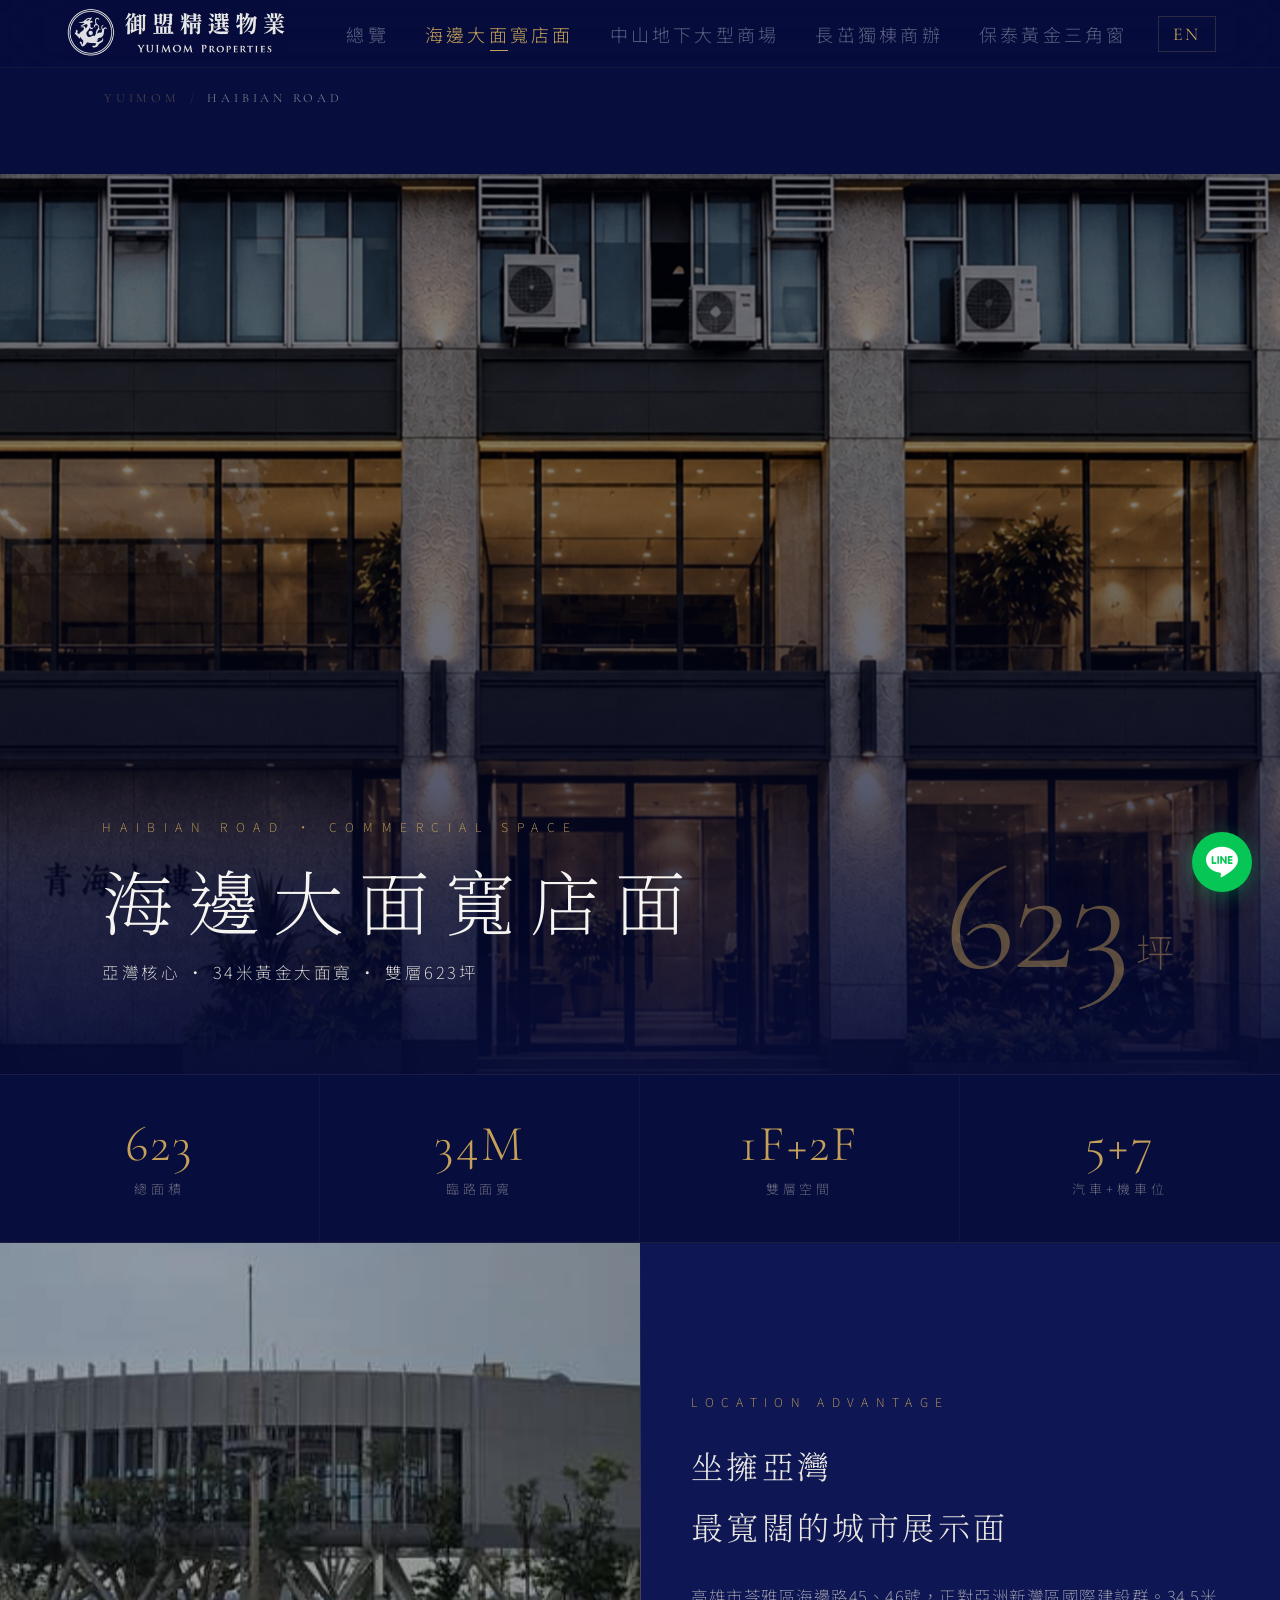
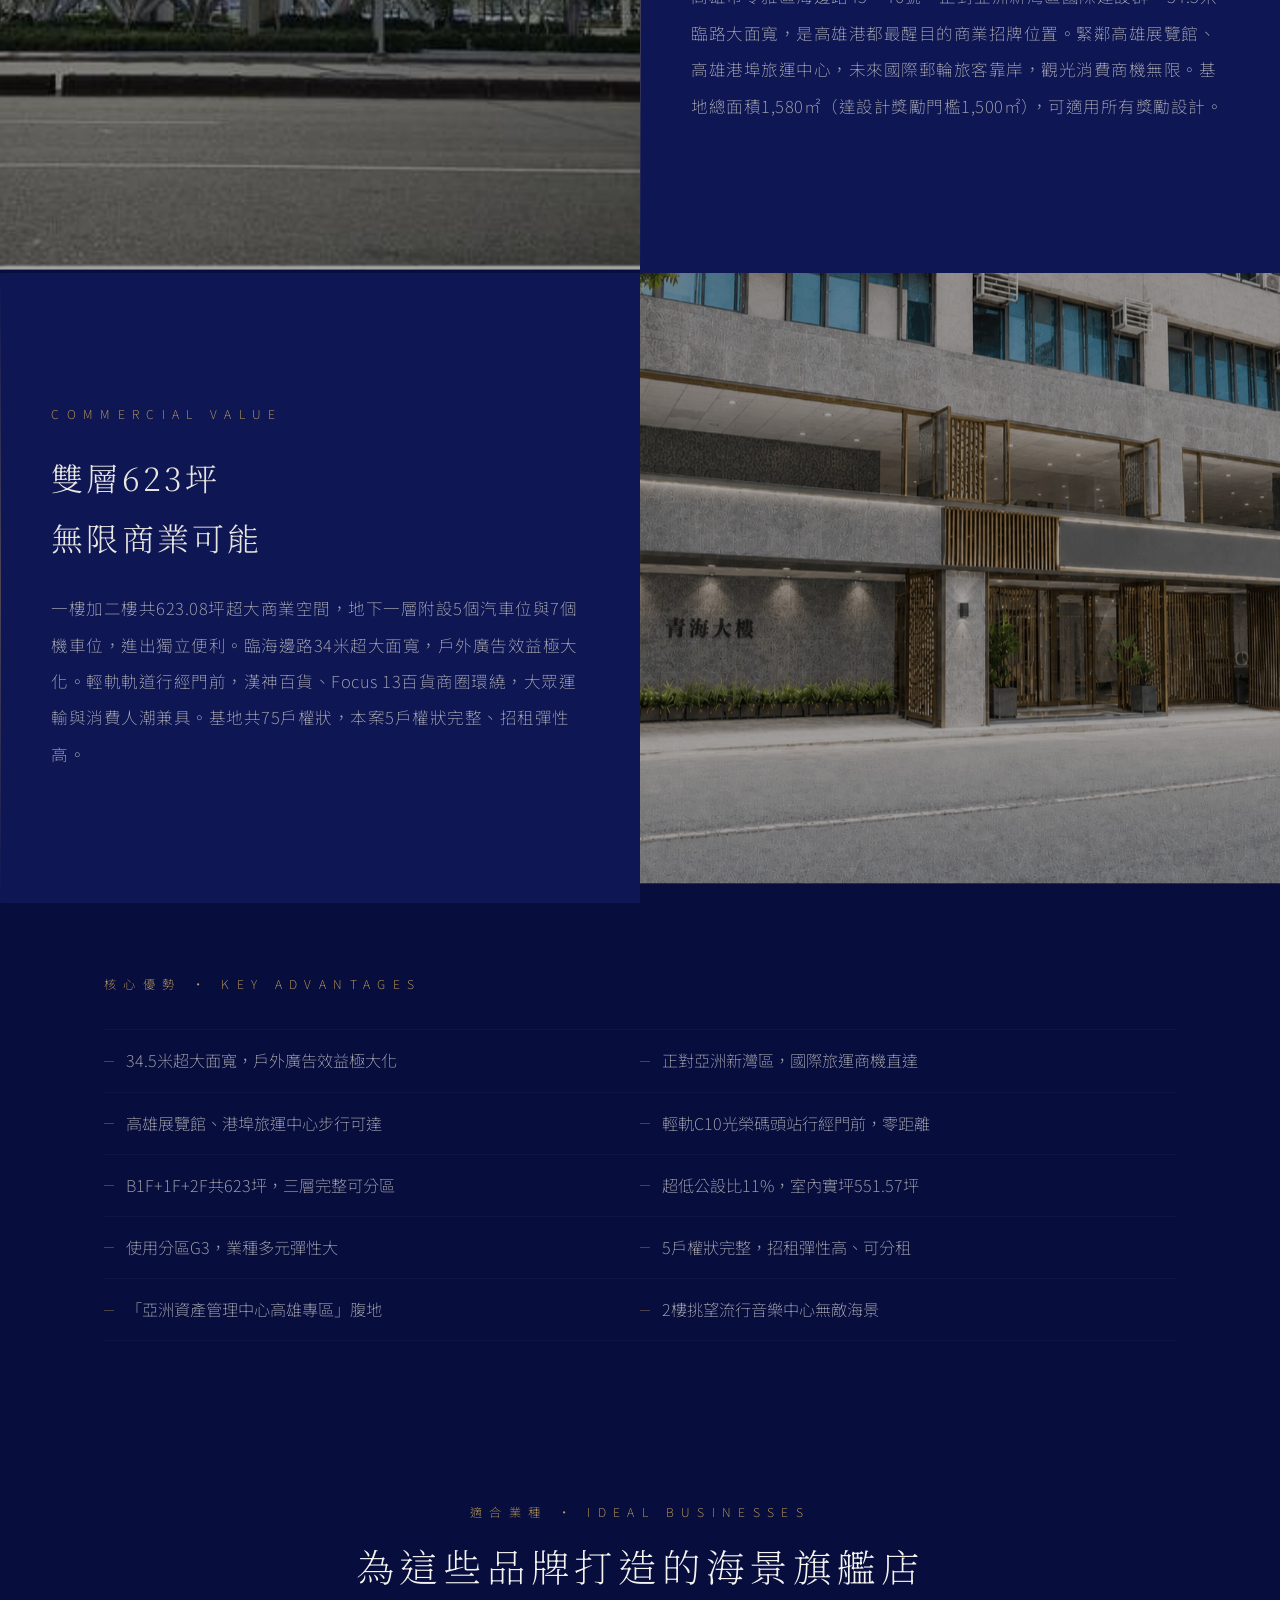
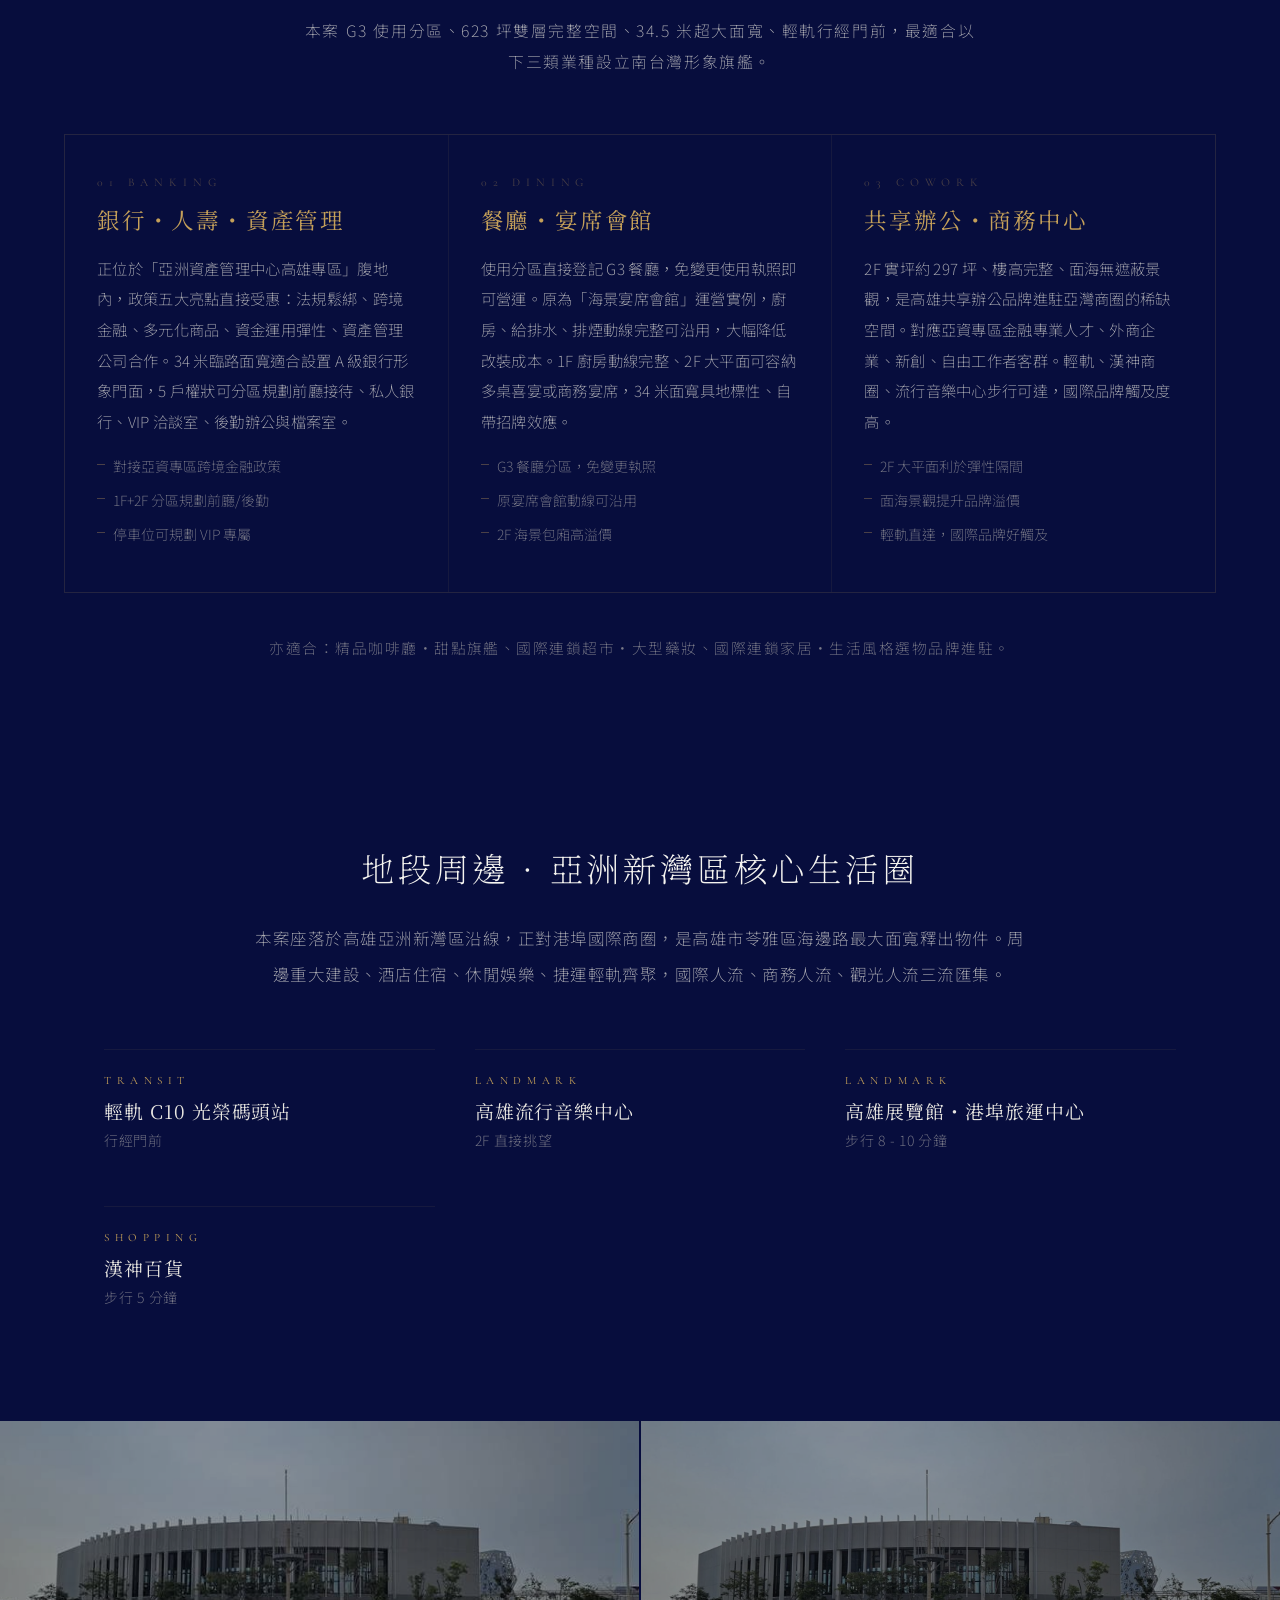
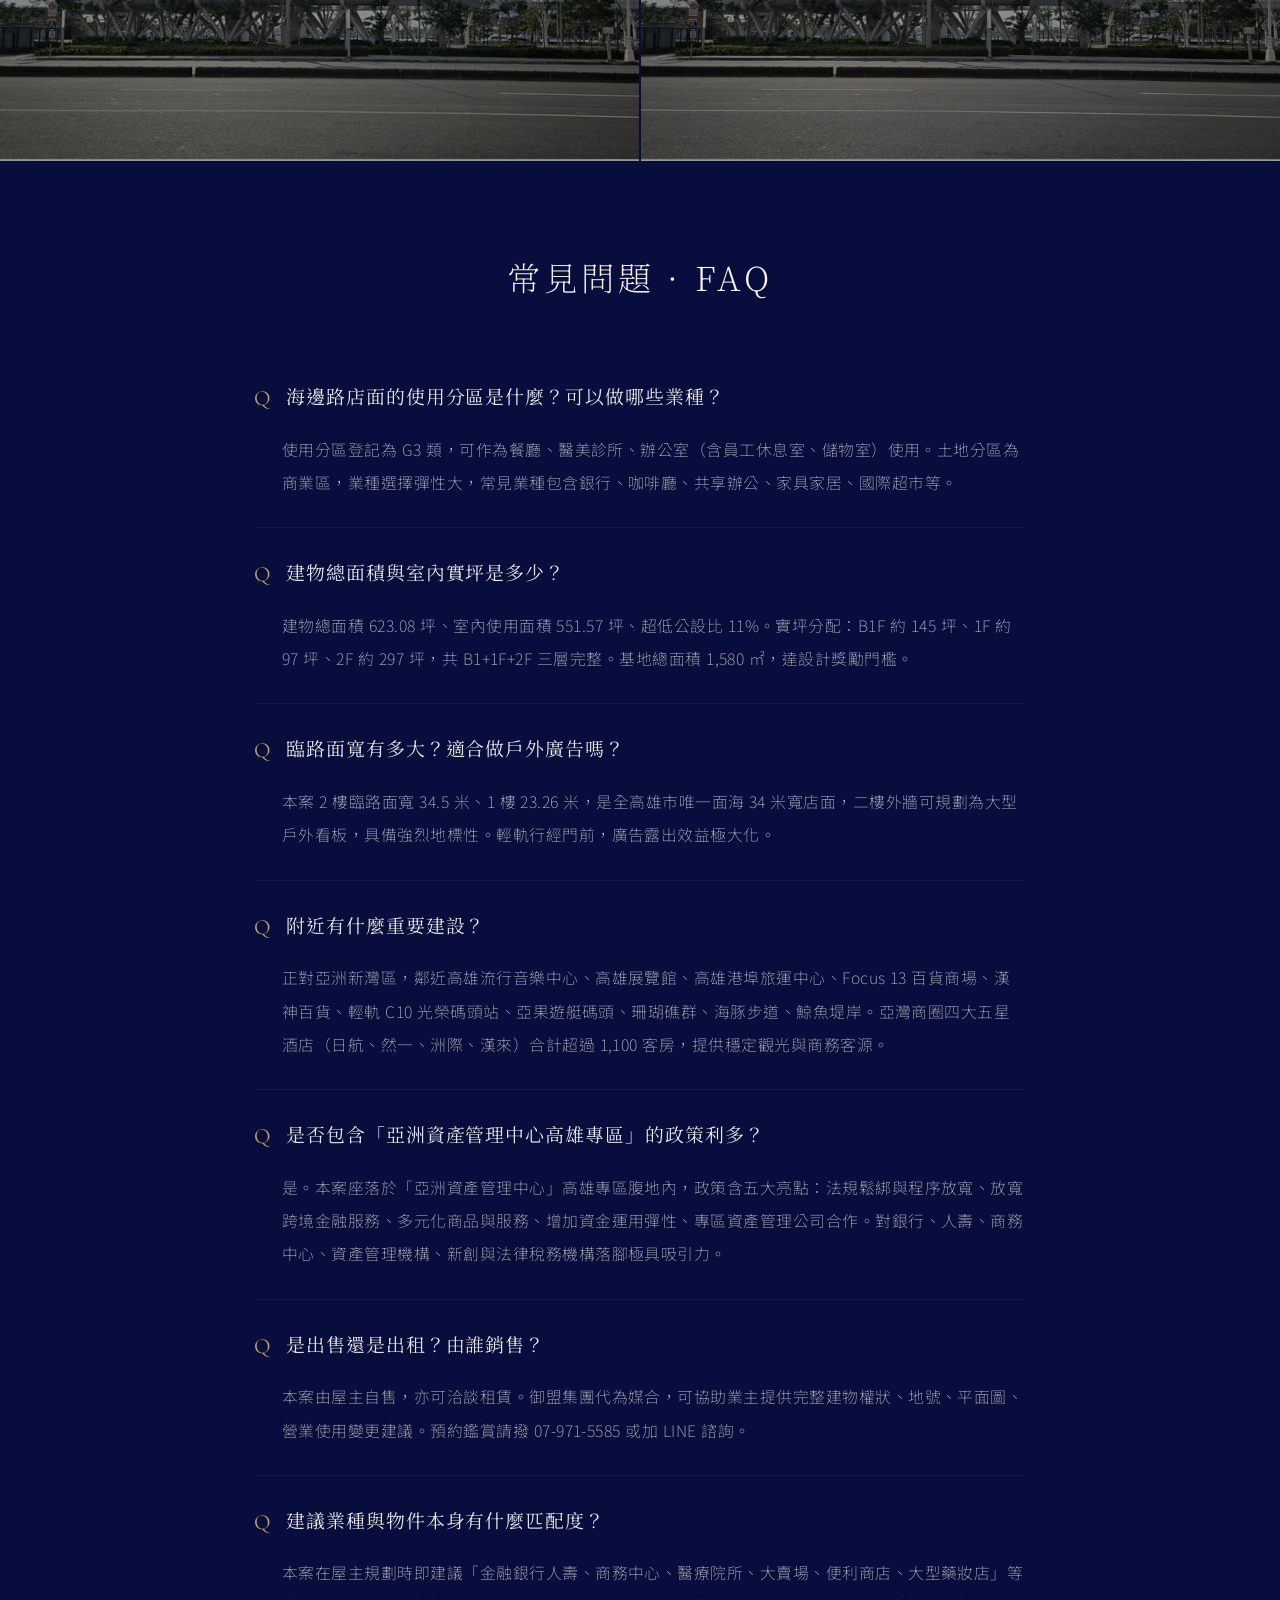
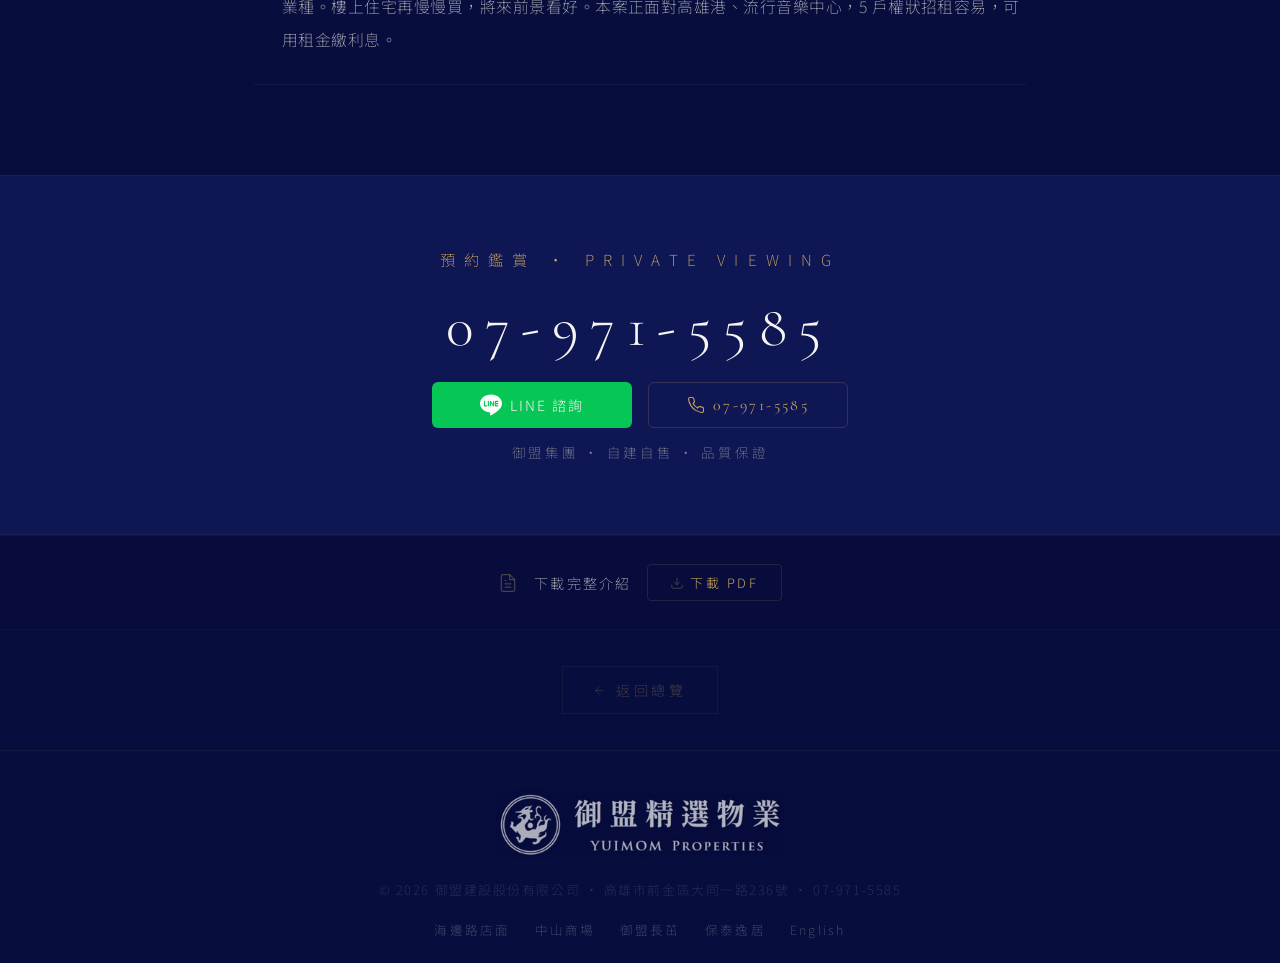
<file: haiban/index.html>
<!DOCTYPE html>
<html lang="zh-Hant">
<head>
<meta charset="UTF-8">
<script async src="https://www.googletagmanager.com/gtag/js?id=G-CNVHKR45CL"></script>
<script>window.dataLayer=window.dataLayer||[];function gtag(){dataLayer.push(arguments);}gtag('js',new Date());gtag('config','G-CNVHKR45CL');</script>
<meta name="viewport" content="width=device-width, initial-scale=1.0">
<link rel="icon" href="../favicon.ico" sizes="32x32">
<link rel="icon" href="../images/favicon-192.png" sizes="192x192" type="image/png">
<link rel="apple-touch-icon" href="../images/apple-touch-icon.png">

<title>海邊路34米大面寬店面｜亞洲新灣區623坪雙層旗艦 — 御盟精選物業</title>
<meta name="description" content="高雄苓雅區海邊路45、46號信青海大廈，B1+1F+2F共623.08坪、室內551坪、超低公設比11%、34.5米超大臨路面寬。使用分區G3餐廳、醫美診所、辦公室。正對亞洲新灣區、輕軌C10光榮碼頭站、流行音樂中心。最適合銀行、共享辦公室、餐廳、咖啡廳、國際超市、KTV、家具家居品牌進駐。屋主自售 07-971-5585。">
<meta name="keywords" content="高雄海邊路店面,亞洲新灣區店面,苓雅區商業店面,高雄輕軌店面,大面寬店面,高雄餐廳店面,高雄咖啡廳店面,高雄KTV店面,高雄家具店店面,共享辦公室高雄,國際超市選址,海景店面,高雄銀行店面,信青海大廈,流行音樂中心商圈">
<link rel="canonical" href="https://yuimom.site/haiban/">
<link rel="alternate" hreflang="zh-Hant" href="https://yuimom.site/haiban/">
<link rel="alternate" hreflang="en" href="https://yuimom.site/en/haiban/">
<link rel="alternate" hreflang="x-default" href="https://yuimom.site/haiban/">

<meta property="og:type" content="article">
<meta property="og:url" content="https://yuimom.site/haiban/">
<meta property="og:title" content="海邊路34米大面寬店面｜亞洲新灣區623坪雙層旗艦">
<meta property="og:description" content="高雄唯一面對港埠34.5米大面寬店面，B1+1F+2F共623坪。最適銀行、共享辦公、餐廳、咖啡廳、國際超市、KTV、家具品牌旗艦店進駐。">
<meta property="og:image" content="https://yuimom.site/images/haiban.jpg">
<meta property="og:image:width" content="1200">
<meta property="og:image:height" content="630">
<meta property="og:site_name" content="御盟精選物業">
<meta property="og:locale" content="zh_TW">
<meta name="twitter:card" content="summary_large_image">
<meta name="twitter:image" content="https://yuimom.site/images/haiban.jpg">

<link rel="preconnect" href="https://fonts.googleapis.com">
<link rel="preconnect" href="https://fonts.gstatic.com" crossorigin>
<link href="https://fonts.googleapis.com/css2?family=Noto+Serif+TC:wght@200;300;400;500;600;700;900&family=Noto+Sans+TC:wght@100;200;300;400;500&family=Cormorant+Garamond:wght@300;400;500;600&display=swap" rel="stylesheet">
<link rel="stylesheet" href="../assets/css/main.css">

<!-- JSON-LD: RealEstateListing -->
<script type="application/ld+json">
{
  "@context": "https://schema.org",
  "@type": "Product",
  "name": "海邊大面寬店面 — 信青海大廈",
  "description": "高雄苓雅區海邊路45、46號，建物總面積623.08坪，B1F+1F+2F三層完整，超低公設比11%，34.5米超大臨路面寬。使用分區G3餐廳、醫美診所、辦公室。",
  "image": [
    "https://yuimom.site/images/haiban.jpg",
    "https://yuimom.site/images/haiban2.jpg",
    "https://yuimom.site/images/haiban3.jpg"
  ],
  "brand": {"@type":"Brand","name":"御盟集團"},
  "category": "商用不動產 / Commercial Real Estate",
  "offers": {
    "@type": "Offer",
    "url": "https://yuimom.site/haiban/",
    "priceCurrency": "TWD",
    "availability": "https://schema.org/InStock",
    "seller": {"@type":"Organization","name":"御盟建設股份有限公司","telephone":"+886-7-971-5585"}
  }
}
</script>

<!-- JSON-LD: BreadcrumbList -->
<script type="application/ld+json">
{
  "@context": "https://schema.org",
  "@type": "BreadcrumbList",
  "itemListElement": [
    {"@type":"ListItem","position":1,"name":"首頁","item":"https://yuimom.site/"},
    {"@type":"ListItem","position":2,"name":"海邊大面寬店面","item":"https://yuimom.site/haiban/"}
  ]
}
</script>

<!-- JSON-LD: FAQPage -->
<script type="application/ld+json">
{
  "@context": "https://schema.org",
  "@type": "FAQPage",
  "mainEntity": [
    {"@type":"Question","name":"海邊路店面的使用分區是什麼？可以做哪些業種？","acceptedAnswer":{"@type":"Answer","text":"使用分區登記為G3類，可作為餐廳、醫美診所、辦公室（含員工休息室、儲物室）使用。土地分區為商業區，業種選擇彈性大。"}},
    {"@type":"Question","name":"建物總面積與室內實坪是多少？","acceptedAnswer":{"@type":"Answer","text":"建物總面積623.08坪、室內使用面積551.57坪、超低公設比11%。實坪分配：B1F約145坪、1F約97坪、2F約297坪，共B1+1F+2F三層完整。"}},
    {"@type":"Question","name":"臨路面寬有多大？適合做戶外廣告嗎？","acceptedAnswer":{"@type":"Answer","text":"本案2樓臨路面寬34.5米，是全高雄市唯一面海34米寬店面，二樓外牆可規劃為大型戶外看板，具備強烈地標性。輕軌行經門前，廣告露出效益極大化。"}},
    {"@type":"Question","name":"附近有什麼重要建設？","acceptedAnswer":{"@type":"Answer","text":"正對亞洲新灣區，鄰近高雄流行音樂中心、高雄展覽館、高雄港埠旅運中心、Focus 13百貨商場、漢神百貨、輕軌C10光榮碼頭站、亞果遊艇碼頭、珊瑚礁群、海豚步道、鯨魚堤岸。"}},
    {"@type":"Question","name":"是否包含「亞洲資產管理中心高雄專區」的政策利多？","acceptedAnswer":{"@type":"Answer","text":"是。本案座落於「亞洲資產管理中心」高雄專區腹地內，政策含法規鬆綁、跨境金融服務、多元化商品、資金運用彈性、資產管理公司合作五大亮點，對銀行、人壽、商務中心、資產管理機構落腳極具吸引力。"}}
  ]
}
</script>
</head>
<body>

<nav class="nav" id="mainNav">
  <a href="../" aria-label="御盟集團 首頁"><img class="nav-logo" src="../images/logo_nav.png" alt="御盟集團 YUIMOM GROUP"></a>
  <div class="nav-toggle" id="navToggle" onclick="toggleMenu()"><span></span><span></span><span></span></div>
  <div class="nav-right" id="navRight">
    <div class="nav-links">
      <a class="nav-link" href="../">總覽</a>
      <a class="nav-link active" href="../haiban/">海邊大面寬店面</a>
      <a class="nav-link" href="../zhongshan/">中山地下大型商場</a>
      <a class="nav-link" href="../changzhuo/">長茁獨棟商辦</a>
      <a class="nav-link" href="../baotai/">保泰黃金三角窗</a>
    </div>
    <a class="lang-btn" href="../en/haiban/" aria-label="Switch to English">EN</a>
  </div>
</nav>

<main>

<!-- Breadcrumb -->
<nav class="breadcrumb" aria-label="麵包屑">
  <a href="../">YUIMOM</a><span class="sep">/</span>HAIBIAN ROAD
</nav>

<!-- Hero -->
<section class="prop-hero">
  <img class="prop-hero-img parallax-bg" src="../images/haiban.jpg" alt="高雄苓雅區海邊路45、46號 — 亞洲新灣區34米大面寬店面">
  <div class="prop-hero-overlay">
    <div class="prop-overline">HAIBIAN ROAD  ·  COMMERCIAL SPACE</div>
    <h1 class="prop-title">海邊大面寬店面</h1>
    <p class="prop-tagline">亞灣核心 · 34米黃金大面寬 · 雙層623坪</p>
  </div>
  <div class="prop-hero-stat"><div class="big-num">623<span class="big-unit">坪</span></div></div>
</section>

<div class="prop-body">

<!-- 規格條 -->
<div class="stats-strip">
  <div class="stat-cell reveal reveal-up"><div class="stat-num">623</div><div class="stat-label">總面積</div></div>
  <div class="stat-cell reveal reveal-up"><div class="stat-num">34M</div><div class="stat-label">臨路面寬</div></div>
  <div class="stat-cell reveal reveal-up"><div class="stat-num">1F+2F</div><div class="stat-label">雙層空間</div></div>
  <div class="stat-cell reveal reveal-up"><div class="stat-num">5+7</div><div class="stat-label">汽車+機車位</div></div>
</div>

<!-- Invite 1 -->
<div class="invite-block">
  <div class="invite-image"><img class="parallax-bg" src="../images/haiban2.jpg" alt="海邊路店面外觀 — 34米大面寬"></div>
  <div class="invite-text">
    <div class="invite-label reveal reveal-up">LOCATION ADVANTAGE</div>
    <h2 class="invite-heading reveal reveal-up">坐擁亞灣<br>最寬闊的城市展示面</h2>
    <p class="invite-body reveal reveal-up">高雄市苓雅區海邊路45、46號，正對亞洲新灣區國際建設群。34.5米臨路大面寬，是高雄港都最醒目的商業招牌位置。緊鄰高雄展覽館、高雄港埠旅運中心，未來國際郵輪旅客靠岸，觀光消費商機無限。基地總面積1,580㎡（達設計獎勵門檻1,500㎡），可適用所有獎勵設計。</p>
  </div>
</div>

<!-- Invite 2 -->
<div class="invite-block">
  <div class="invite-text">
    <div class="invite-label reveal reveal-up">COMMERCIAL VALUE</div>
    <h2 class="invite-heading reveal reveal-up">雙層623坪<br>無限商業可能</h2>
    <p class="invite-body reveal reveal-up">一樓加二樓共623.08坪超大商業空間，地下一層附設5個汽車位與7個機車位，進出獨立便利。臨海邊路34米超大面寬，戶外廣告效益極大化。輕軌軌道行經門前，漢神百貨、Focus 13百貨商圈環繞，大眾運輸與消費人潮兼具。基地共75戶權狀，本案5戶權狀完整、招租彈性高。</p>
  </div>
  <div class="invite-image"><img class="parallax-bg" src="../images/haiban3.jpg" alt="海邊路店面內部空間 — 室內551坪"></div>
</div>

<!-- 核心優勢 -->
<div class="highlights-section">
  <div class="highlights-title reveal reveal-up">核心優勢  ·  KEY ADVANTAGES</div>
  <div class="hl-grid">
    <div class="hl-item reveal reveal-up">34.5米超大面寬，戶外廣告效益極大化</div>
    <div class="hl-item reveal reveal-up">正對亞洲新灣區，國際旅運商機直達</div>
    <div class="hl-item reveal reveal-up">高雄展覽館、港埠旅運中心步行可達</div>
    <div class="hl-item reveal reveal-up">輕軌C10光榮碼頭站行經門前，零距離</div>
    <div class="hl-item reveal reveal-up">B1F+1F+2F共623坪，三層完整可分區</div>
    <div class="hl-item reveal reveal-up">超低公設比11%，室內實坪551.57坪</div>
    <div class="hl-item reveal reveal-up">使用分區G3，業種多元彈性大</div>
    <div class="hl-item reveal reveal-up">5戶權狀完整，招租彈性高、可分租</div>
    <div class="hl-item reveal reveal-up">「亞洲資產管理中心高雄專區」腹地</div>
    <div class="hl-item reveal reveal-up">2樓挑望流行音樂中心無敵海景</div>
  </div>
</div>

<!-- ★ 適合業種 SEO 重點 -->
<section class="usecase-section">
  <div class="usecase-head">
    <div class="highlights-title reveal reveal-up">適合業種  ·  IDEAL BUSINESSES</div>
    <h2 class="reveal reveal-up">為這些品牌打造的海景旗艦店</h2>
    <p class="reveal reveal-up">本案 G3 使用分區、623 坪雙層完整空間、34.5 米超大面寬、輕軌行經門前，最適合以下三類業種設立南台灣形象旗艦。</p>
  </div>

  <div class="usecase-grid">
    <div class="usecase-card reveal reveal-up">
      <div class="uc-icon">01  BANKING</div>
      <h3>銀行・人壽・資產管理</h3>
      <p>正位於「亞洲資產管理中心高雄專區」腹地內，政策五大亮點直接受惠：法規鬆綁、跨境金融、多元化商品、資金運用彈性、資產管理公司合作。34 米臨路面寬適合設置 A 級銀行形象門面，5 戶權狀可分區規劃前廳接待、私人銀行、VIP 洽談室、後勤辦公與檔案室。</p>
      <ul>
        <li>對接亞資專區跨境金融政策</li>
        <li>1F+2F 分區規劃前廳/後勤</li>
        <li>停車位可規劃 VIP 專屬</li>
      </ul>
    </div>

    <div class="usecase-card reveal reveal-up">
      <div class="uc-icon">02  DINING</div>
      <h3>餐廳・宴席會館</h3>
      <p>使用分區直接登記 G3 餐廳，免變更使用執照即可營運。原為「海景宴席會館」運營實例，廚房、給排水、排煙動線完整可沿用，大幅降低改裝成本。1F 廚房動線完整、2F 大平面可容納多桌喜宴或商務宴席，34 米面寬具地標性、自帶招牌效應。</p>
      <ul>
        <li>G3 餐廳分區，免變更執照</li>
        <li>原宴席會館動線可沿用</li>
        <li>2F 海景包廂高溢價</li>
      </ul>
    </div>

    <div class="usecase-card reveal reveal-up">
      <div class="uc-icon">03  COWORK</div>
      <h3>共享辦公・商務中心</h3>
      <p>2F 實坪約 297 坪、樓高完整、面海無遮蔽景觀，是高雄共享辦公品牌進駐亞灣商圈的稀缺空間。對應亞資專區金融專業人才、外商企業、新創、自由工作者客群。輕軌、漢神商圈、流行音樂中心步行可達，國際品牌觸及度高。</p>
      <ul>
        <li>2F 大平面利於彈性隔間</li>
        <li>面海景觀提升品牌溢價</li>
        <li>輕軌直達，國際品牌好觸及</li>
      </ul>
    </div>
  </div>

  <p class="reveal reveal-up" style="text-align:center;margin-top:40px;font-size:0.82rem;letter-spacing:0.1em;color:var(--steel);line-height:2;font-weight:200">亦適合：精品咖啡廳・甜點旗艦、國際連鎖超市・大型藥妝、國際連鎖家居・生活風格選物品牌進駐。</p>
</section>

<!-- ★ 地段深度 -->
<section class="location-section">
  <h2 class="reveal reveal-up">地段周邊  ·  亞洲新灣區核心生活圈</h2>
  <p class="location-intro reveal reveal-up">本案座落於高雄亞洲新灣區沿線，正對港埠國際商圈，是高雄市苓雅區海邊路最大面寬釋出物件。周邊重大建設、酒店住宿、休閒娛樂、捷運輕軌齊聚，國際人流、商務人流、觀光人流三流匯集。</p>

  <div class="location-grid">
    <div class="loc-item">
      <div class="loc-label">TRANSIT</div>
      <div class="loc-name">輕軌 C10 光榮碼頭站</div>
      <div class="loc-dist">行經門前</div>
    </div>
    <div class="loc-item">
      <div class="loc-label">LANDMARK</div>
      <div class="loc-name">高雄流行音樂中心</div>
      <div class="loc-dist">2F 直接挑望</div>
    </div>
    <div class="loc-item">
      <div class="loc-label">LANDMARK</div>
      <div class="loc-name">高雄展覽館・港埠旅運中心</div>
      <div class="loc-dist">步行 8 - 10 分鐘</div>
    </div>
    <div class="loc-item">
      <div class="loc-label">SHOPPING</div>
      <div class="loc-name">漢神百貨</div>
      <div class="loc-dist">步行 5 分鐘</div>
    </div>
  </div>
</section>

<!-- Gallery -->
<div class="gallery-full">
  <img src="../images/haiban2.jpg" alt="海邊路店面正面外觀" loading="lazy" class="reveal reveal-left">
  <img src="../images/haiban4.jpg" alt="海邊路店面內部空間實況" loading="lazy" class="reveal reveal-right">
</div>

<!-- ★ FAQ -->
<section class="faq-section">
  <h2 class="reveal reveal-up">常見問題  ·  FAQ</h2>

  <div class="faq-item reveal reveal-up">
    <div class="faq-q">海邊路店面的使用分區是什麼？可以做哪些業種？</div>
    <p class="faq-a">使用分區登記為 G3 類，可作為餐廳、醫美診所、辦公室（含員工休息室、儲物室）使用。土地分區為商業區，業種選擇彈性大，常見業種包含銀行、咖啡廳、共享辦公、家具家居、國際超市等。</p>
  </div>

  <div class="faq-item reveal reveal-up">
    <div class="faq-q">建物總面積與室內實坪是多少？</div>
    <p class="faq-a">建物總面積 623.08 坪、室內使用面積 551.57 坪、超低公設比 11%。實坪分配：B1F 約 145 坪、1F 約 97 坪、2F 約 297 坪，共 B1+1F+2F 三層完整。基地總面積 1,580 ㎡，達設計獎勵門檻。</p>
  </div>

  <div class="faq-item reveal reveal-up">
    <div class="faq-q">臨路面寬有多大？適合做戶外廣告嗎？</div>
    <p class="faq-a">本案 2 樓臨路面寬 34.5 米、1 樓 23.26 米，是全高雄市唯一面海 34 米寬店面，二樓外牆可規劃為大型戶外看板，具備強烈地標性。輕軌行經門前，廣告露出效益極大化。</p>
  </div>

  <div class="faq-item reveal reveal-up">
    <div class="faq-q">附近有什麼重要建設？</div>
    <p class="faq-a">正對亞洲新灣區，鄰近高雄流行音樂中心、高雄展覽館、高雄港埠旅運中心、Focus 13 百貨商場、漢神百貨、輕軌 C10 光榮碼頭站、亞果遊艇碼頭、珊瑚礁群、海豚步道、鯨魚堤岸。亞灣商圈四大五星酒店（日航、然一、洲際、漢來）合計超過 1,100 客房，提供穩定觀光與商務客源。</p>
  </div>

  <div class="faq-item reveal reveal-up">
    <div class="faq-q">是否包含「亞洲資產管理中心高雄專區」的政策利多？</div>
    <p class="faq-a">是。本案座落於「亞洲資產管理中心」高雄專區腹地內，政策含五大亮點：法規鬆綁與程序放寬、放寬跨境金融服務、多元化商品與服務、增加資金運用彈性、專區資產管理公司合作。對銀行、人壽、商務中心、資產管理機構、新創與法律稅務機構落腳極具吸引力。</p>
  </div>

  <div class="faq-item reveal reveal-up">
    <div class="faq-q">是出售還是出租？由誰銷售？</div>
    <p class="faq-a">本案由屋主自售，亦可洽談租賃。御盟集團代為媒合，可協助業主提供完整建物權狀、地號、平面圖、營業使用變更建議。預約鑑賞請撥 07-971-5585 或加 LINE 諮詢。</p>
  </div>

  <div class="faq-item reveal reveal-up">
    <div class="faq-q">建議業種與物件本身有什麼匹配度？</div>
    <p class="faq-a">本案在屋主規劃時即建議「金融銀行人壽、商務中心、醫療院所、大賣場、便利商店、大型藥妝店」等業種。樓上住宅再慢慢買，將來前景看好。本案正面對高雄港、流行音樂中心，5 戶權狀招租容易，可用租金繳利息。</p>
  </div>
</section>

<!-- CTA -->
<div class="cta-section">
  <div class="cta-label">預約鑑賞  ·  PRIVATE VIEWING</div>
  <a href="tel:07-971-5585" style="font-family:var(--eng);font-size:clamp(2.2rem,4.5vw,3.2rem);font-weight:300;letter-spacing:0.2em;color:var(--white);text-decoration:none;display:block;margin-bottom:10px">07-971-5585</a>
  <div class="cta-actions">
    <a href="https://lin.ee/XohJVp8" target="_blank" rel="noopener" class="cta-line">
      <svg viewBox="0 0 24 24" fill="white"><path d="M19.365 9.863c.349 0 .63.285.63.631 0 .345-.281.63-.63.63H17.61v1.125h1.755c.349 0 .63.283.63.63 0 .344-.281.629-.63.629h-2.386c-.345 0-.627-.285-.627-.629V8.108c0-.345.282-.63.63-.63h2.386c.346 0 .627.285.627.63 0 .349-.281.63-.63.63H17.61v1.125h1.755zm-3.855 3.016c0 .27-.174.51-.432.596-.064.021-.133.031-.199.031-.211 0-.391-.09-.51-.25l-2.443-3.317v2.94c0 .344-.279.629-.631.629-.346 0-.626-.285-.626-.629V8.108c0-.27.173-.51.43-.595.06-.023.136-.033.194-.033.195 0 .375.104.495.254l2.462 3.33V8.108c0-.345.282-.63.63-.63.345 0 .63.285.63.63v4.771zm-5.741 0c0 .344-.282.629-.631.629-.345 0-.627-.285-.627-.629V8.108c0-.345.282-.63.63-.63.346 0 .628.285.628.63v4.771zm-2.466.629H4.917c-.345 0-.63-.285-.63-.629V8.108c0-.345.285-.63.63-.63.348 0 .63.285.63.63v4.141h1.756c.348 0 .629.283.629.63 0 .344-.282.629-.629.629M24 10.314C24 4.943 18.615.572 12 .572S0 4.943 0 10.314c0 4.811 4.27 8.842 10.035 9.608.391.082.923.258 1.058.59.12.301.079.766.038 1.08l-.164 1.02c-.045.301-.24 1.186 1.049.645 1.291-.539 6.916-4.078 9.436-6.975C23.176 14.393 24 12.458 24 10.314"/></svg>
      <span>LINE 諮詢</span>
    </a>
    <a href="tel:07-971-5585" class="cta-tel">
      <svg viewBox="0 0 24 24" fill="none" stroke="currentColor" stroke-width="1.5"><path d="M22 16.92v3a2 2 0 01-2.18 2 19.79 19.79 0 01-8.63-3.07 19.5 19.5 0 01-6-6 19.79 19.79 0 01-3.07-8.67A2 2 0 014.11 2h3a2 2 0 012 1.72c.127.96.361 1.903.7 2.81a2 2 0 01-.45 2.11L8.09 9.91a16 16 0 006 6l1.27-1.27a2 2 0 012.11-.45c.907.339 1.85.573 2.81.7A2 2 0 0122 16.92z"/></svg>
      <span>07-971-5585</span>
    </a>
  </div>
  <div class="cta-note">御盟集團  ·  自建自售  ·  品質保證</div>
</div>

<!-- PDF Bar -->
<div class="pdf-bar">
  <div class="pdf-bar-inner">
    <svg viewBox="0 0 24 24" fill="none" stroke="currentColor" stroke-width="1.5"><path d="M14 2H6a2 2 0 00-2 2v16a2 2 0 002 2h12a2 2 0 002-2V8z"/><polyline points="14 2 14 8 20 8"/><line x1="16" y1="13" x2="8" y2="13"/><line x1="16" y1="17" x2="8" y2="17"/><polyline points="10 9 9 9 8 9"/></svg>
    <span class="pdf-bar-label">下載完整介紹</span>
    <a href="../pdf/haiban.pdf" target="_blank" rel="noopener" class="pdf-bar-btn">
      <svg viewBox="0 0 24 24" fill="none" stroke="currentColor" stroke-width="1.5"><path d="M21 15v4a2 2 0 01-2 2H5a2 2 0 01-2-2v-4"/><polyline points="7 10 12 15 17 10"/><line x1="12" y1="15" x2="12" y2="3"/></svg>
      <span>下載 PDF</span>
    </a>
  </div>
</div>

<div class="back-nav">
  <a class="back-btn" href="../">
    <svg viewBox="0 0 24 24" fill="none" stroke="currentColor" stroke-width="1"><path d="M19 12H5M12 19l-7-7 7-7"/></svg>
    <span>返回總覽</span>
  </a>
</div>

</div>
</main>

<!-- Mobile Bottom CTA Bar -->
<div class="mobile-cta-bar" role="navigation" aria-label="快速聯絡">
  <div class="mobile-cta-bar-inner">
    <a href="tel:07-971-5585" class="mcta-tel" aria-label="電話 07-971-5585">
      <svg viewBox="0 0 24 24" fill="none" stroke="currentColor" stroke-width="1.5"><path d="M22 16.92v3a2 2 0 01-2.18 2 19.79 19.79 0 01-8.63-3.07 19.5 19.5 0 01-6-6 19.79 19.79 0 01-3.07-8.67A2 2 0 014.11 2h3a2 2 0 012 1.72c.127.96.361 1.903.7 2.81a2 2 0 01-.45 2.11L8.09 9.91a16 16 0 006 6l1.27-1.27a2 2 0 012.11-.45c.907.339 1.85.573 2.81.7A2 2 0 0122 16.92z"/></svg>
      <span>立即洽詢</span>
    </a>
    <a href="https://lin.ee/XohJVp8" target="_blank" rel="noopener" class="mcta-line" aria-label="LINE 諮詢">
      <svg viewBox="0 0 24 24" fill="white"><path d="M19.365 9.863c.349 0 .63.285.63.631 0 .345-.281.63-.63.63H17.61v1.125h1.755c.349 0 .63.283.63.63 0 .344-.281.629-.63.629h-2.386c-.345 0-.627-.285-.627-.629V8.108c0-.345.282-.63.63-.63h2.386c.346 0 .627.285.627.63 0 .349-.281.63-.63.63H17.61v1.125h1.755zm-3.855 3.016c0 .27-.174.51-.432.596-.064.021-.133.031-.199.031-.211 0-.391-.09-.51-.25l-2.443-3.317v2.94c0 .344-.279.629-.631.629-.346 0-.626-.285-.626-.629V8.108c0-.27.173-.51.43-.595.06-.023.136-.033.194-.033.195 0 .375.104.495.254l2.462 3.33V8.108c0-.345.282-.63.63-.63.345 0 .63.285.63.63v4.771zm-5.741 0c0 .344-.282.629-.631.629-.345 0-.627-.285-.627-.629V8.108c0-.345.282-.63.63-.63.346 0 .628.285.628.63v4.771zm-2.466.629H4.917c-.345 0-.63-.285-.63-.629V8.108c0-.345.285-.63.63-.63.348 0 .63.285.63.63v4.141h1.756c.348 0 .629.283.629.63 0 .344-.282.629-.629.629M24 10.314C24 4.943 18.615.572 12 .572S0 4.943 0 10.314c0 4.811 4.27 8.842 10.035 9.608.391.082.923.258 1.058.59.12.301.079.766.038 1.08l-.164 1.02c-.045.301-.24 1.186 1.049.645 1.291-.539 6.916-4.078 9.436-6.975C23.176 14.393 24 12.458 24 10.314"/></svg>
      <span>LINE 諮詢</span>
    </a>
  </div>
</div>

<a href="https://lin.ee/XohJVp8" target="_blank" rel="noopener" class="line-float" aria-label="LINE">
  <svg viewBox="0 0 24 24" fill="white"><path d="M19.365 9.863c.349 0 .63.285.63.631 0 .345-.281.63-.63.63H17.61v1.125h1.755c.349 0 .63.283.63.63 0 .344-.281.629-.63.629h-2.386c-.345 0-.627-.285-.627-.629V8.108c0-.345.282-.63.63-.63h2.386c.346 0 .627.285.627.63 0 .349-.281.63-.63.63H17.61v1.125h1.755zm-3.855 3.016c0 .27-.174.51-.432.596-.064.021-.133.031-.199.031-.211 0-.391-.09-.51-.25l-2.443-3.317v2.94c0 .344-.279.629-.631.629-.346 0-.626-.285-.626-.629V8.108c0-.27.173-.51.43-.595.06-.023.136-.033.194-.033.195 0 .375.104.495.254l2.462 3.33V8.108c0-.345.282-.63.63-.63.345 0 .63.285.63.63v4.771zm-5.741 0c0 .344-.282.629-.631.629-.345 0-.627-.285-.627-.629V8.108c0-.345.282-.63.63-.63.346 0 .628.285.628.63v4.771zm-2.466.629H4.917c-.345 0-.63-.285-.63-.629V8.108c0-.345.285-.63.63-.63.348 0 .63.285.63.63v4.141h1.756c.348 0 .629.283.629.63 0 .344-.282.629-.629.629M24 10.314C24 4.943 18.615.572 12 .572S0 4.943 0 10.314c0 4.811 4.27 8.842 10.035 9.608.391.082.923.258 1.058.59.12.301.079.766.038 1.08l-.164 1.02c-.045.301-.24 1.186 1.049.645 1.291-.539 6.916-4.078 9.436-6.975C23.176 14.393 24 12.458 24 10.314"/></svg>
</a>

<footer class="footer">
  <img class="footer-logo" src="../images/logo_nav.png" alt="御盟集團">
  <div class="footer-copy">© 2026 御盟建設股份有限公司  ·  高雄市前金區大同一路236號  ·  07-971-5585</div>
  <div class="footer-links">
    <a href="../haiban/">海邊路店面</a>
    <a href="../zhongshan/">中山商場</a>
    <a href="../changzhuo/">御盟長茁</a>
    <a href="../baotai/">保泰逸居</a>
    <a href="../en/haiban/">English</a>
  </div>
</footer>

<script src="../assets/js/main.js"></script>
</body>
</html>
</file>
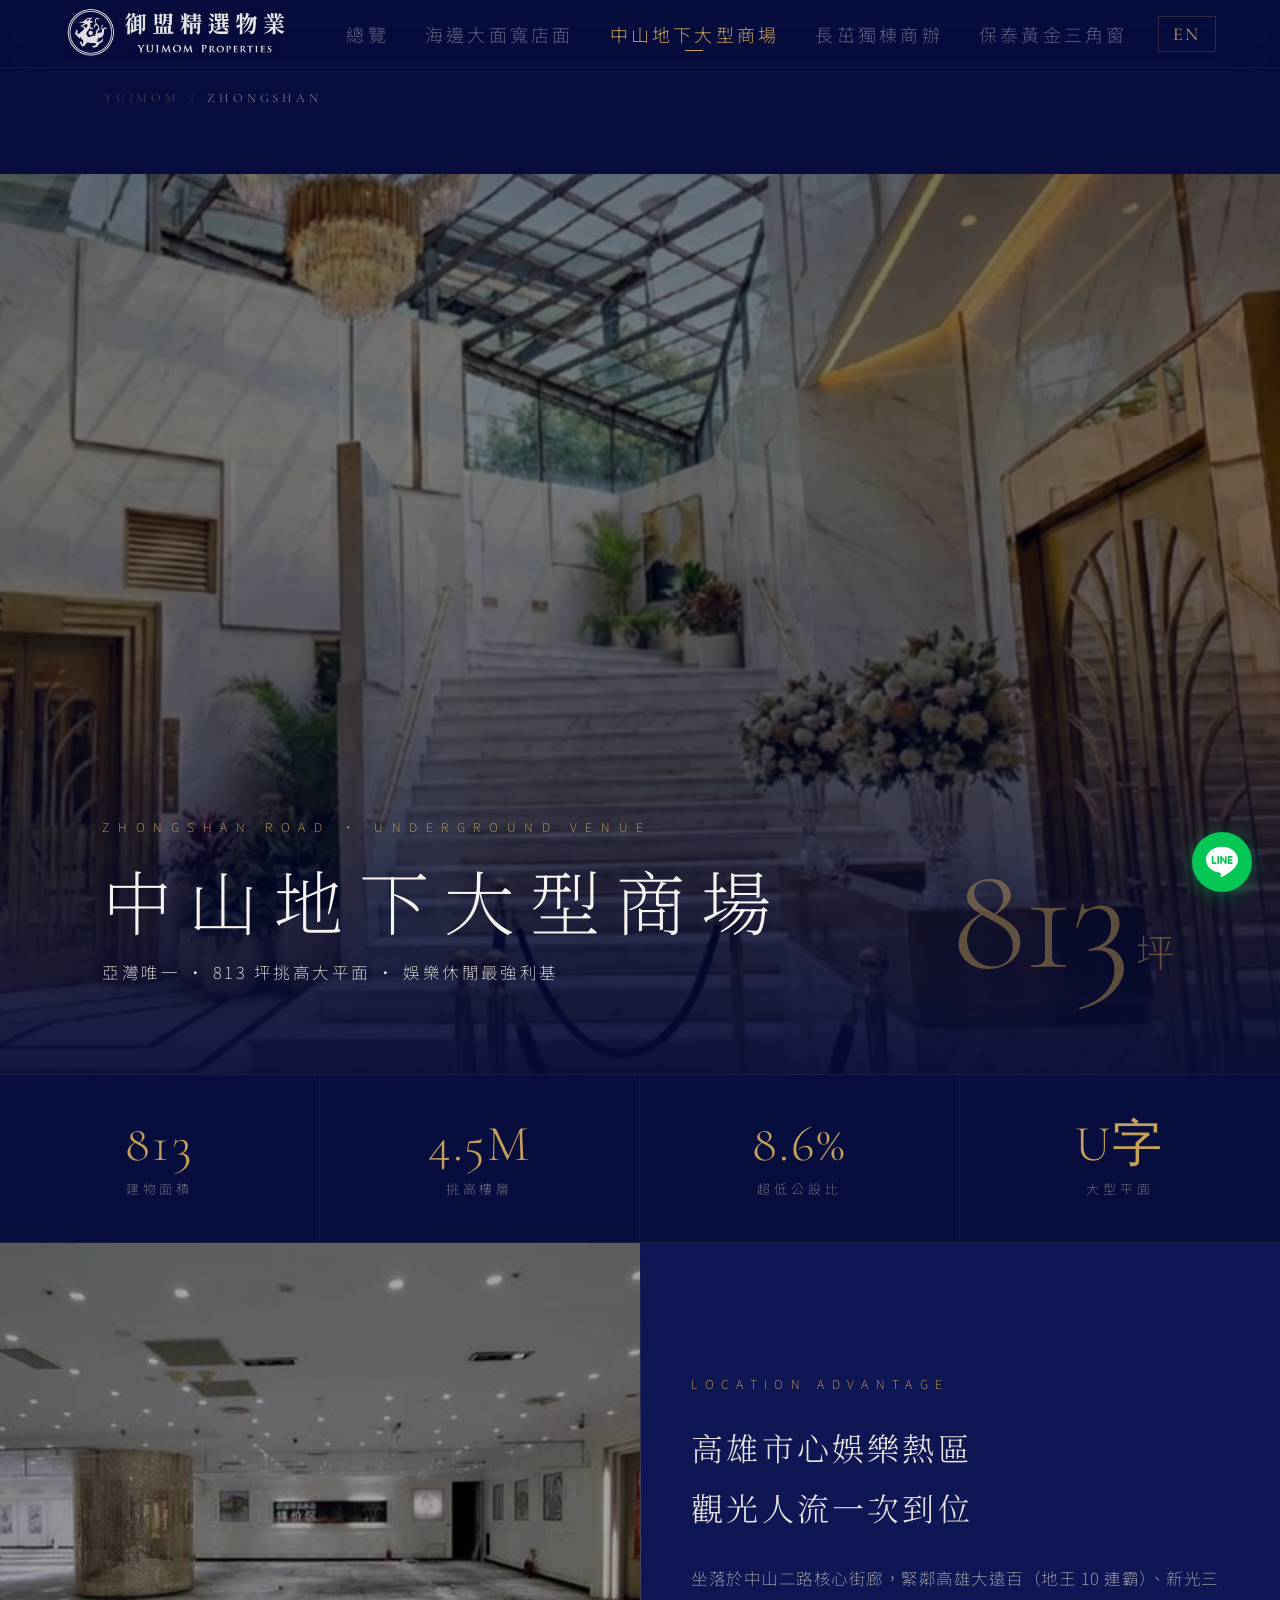
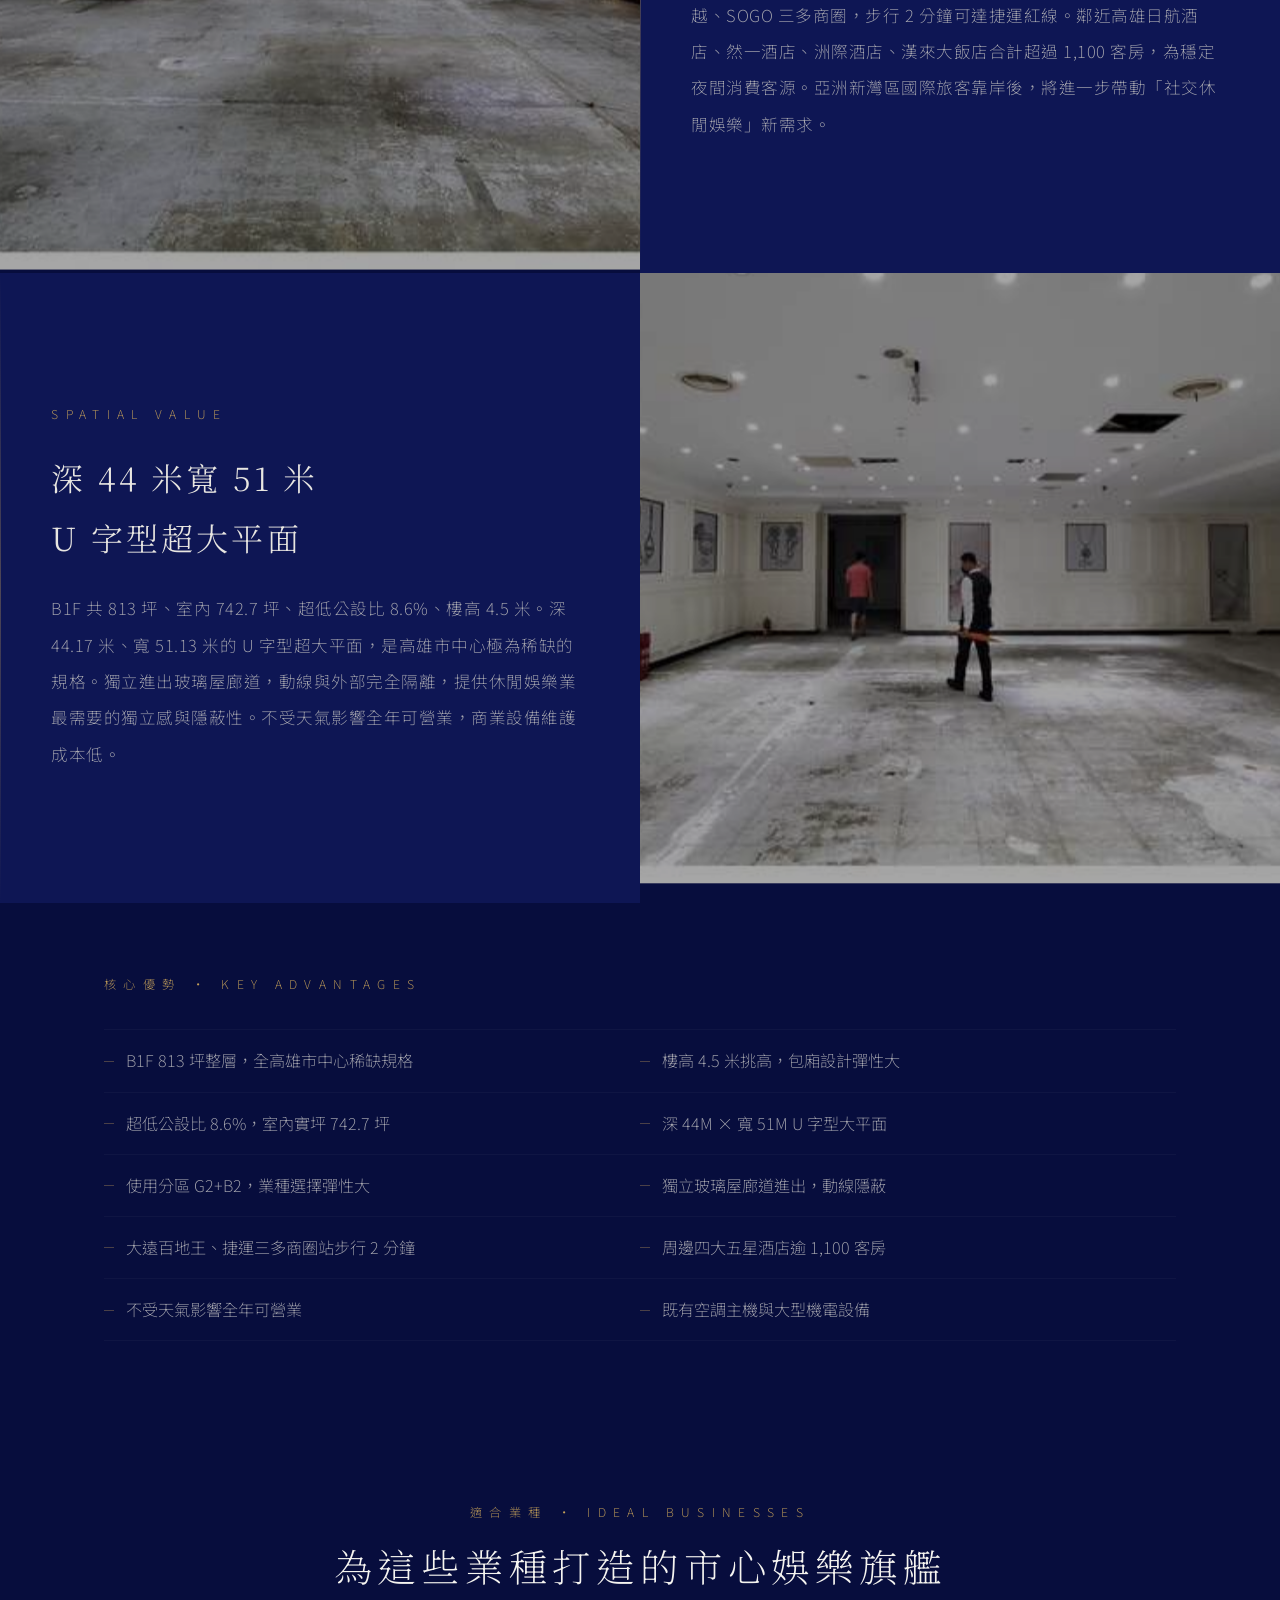
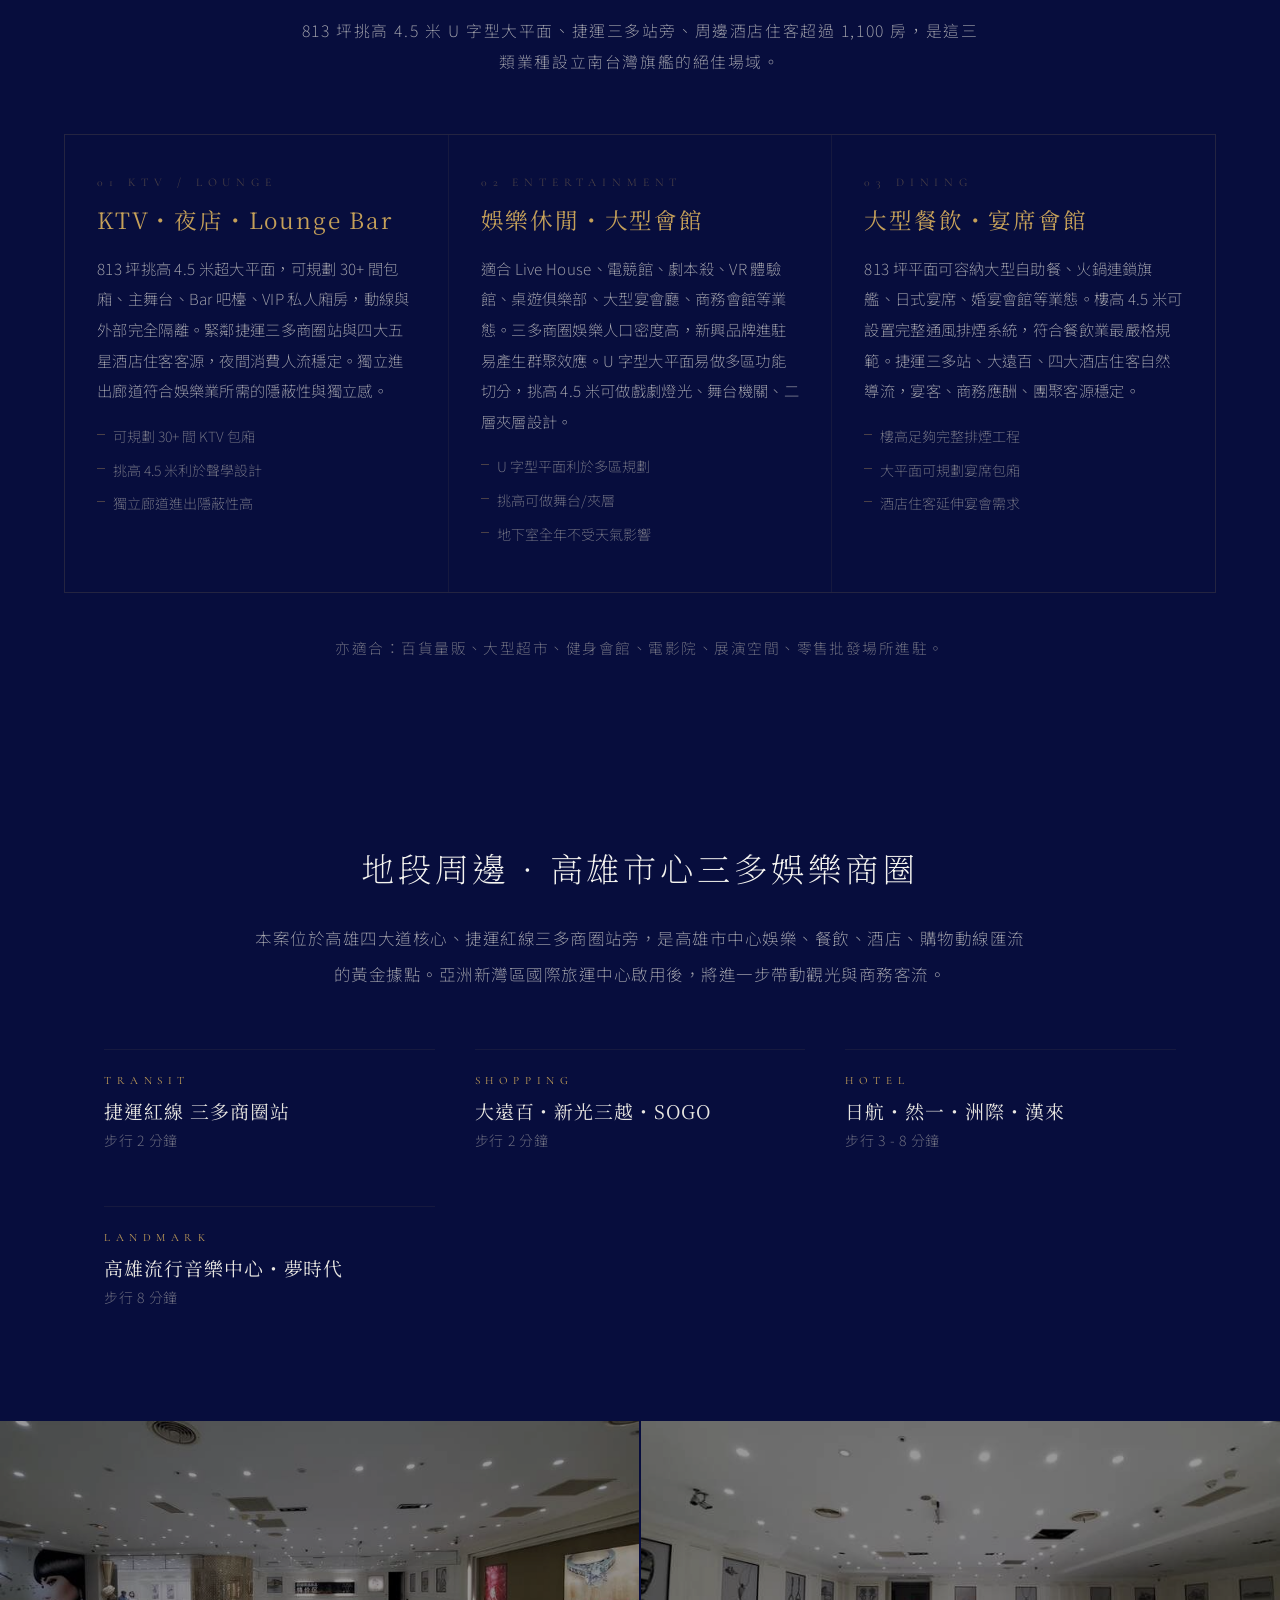
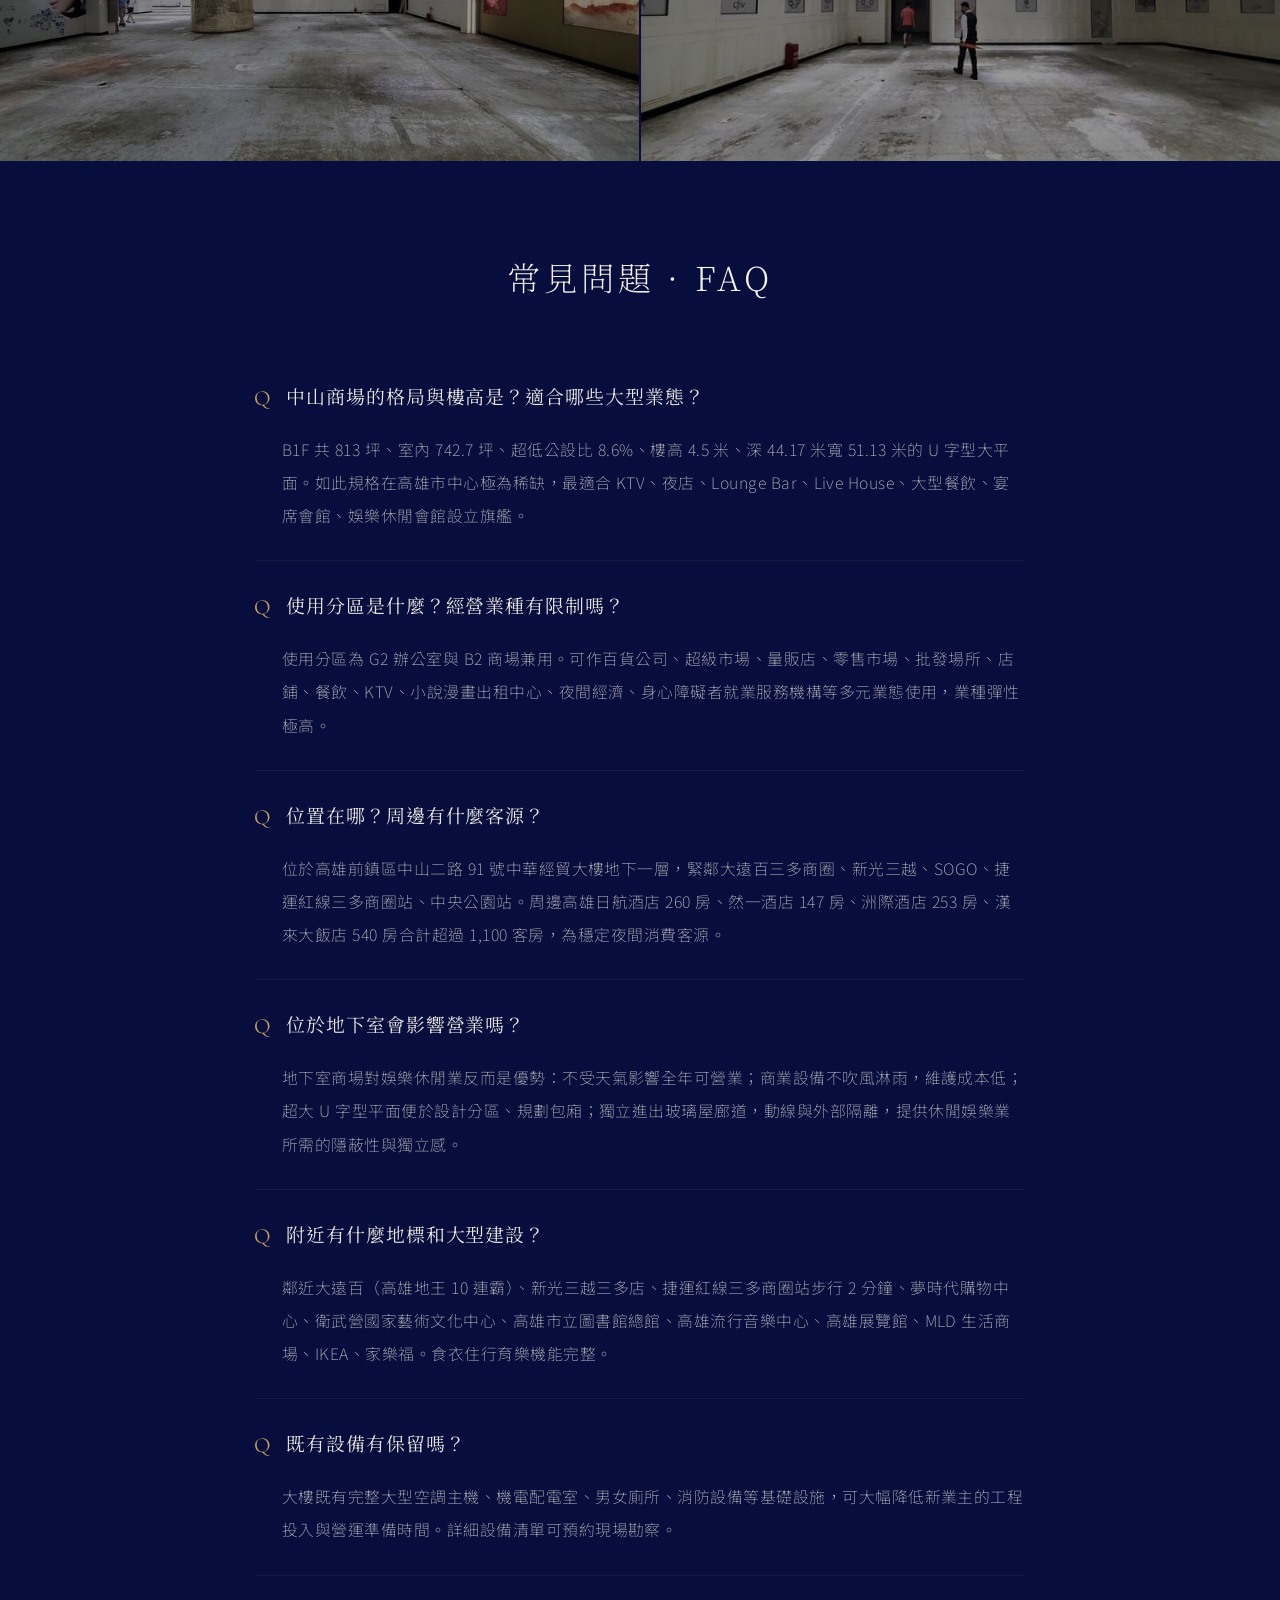
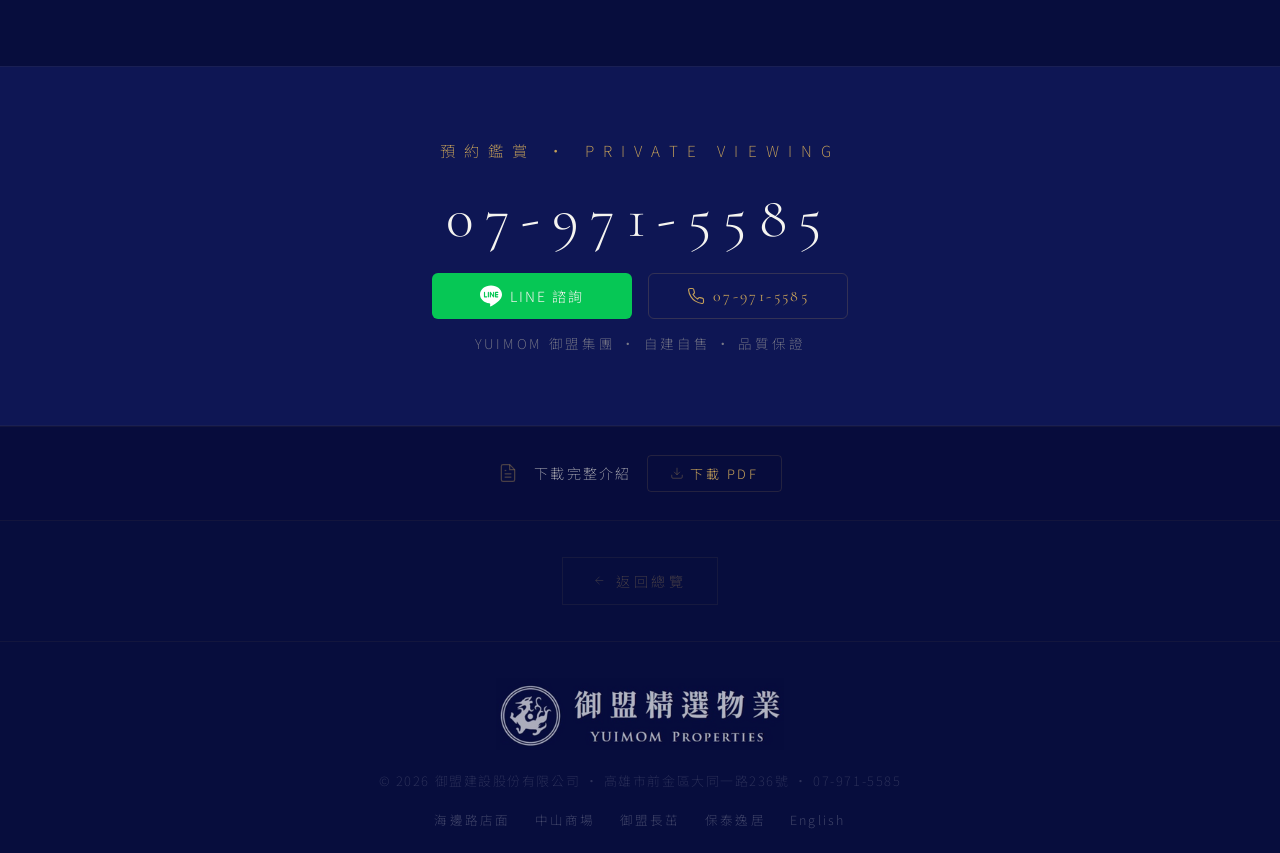
<file: zhongshan/index.html>
<!DOCTYPE html>
<html lang="zh-Hant">
<head>
<meta charset="UTF-8">
<script async src="https://www.googletagmanager.com/gtag/js?id=G-CNVHKR45CL"></script>
<script>window.dataLayer=window.dataLayer||[];function gtag(){dataLayer.push(arguments);}gtag('js',new Date());gtag('config','G-CNVHKR45CL');</script>
<meta name="viewport" content="width=device-width, initial-scale=1.0">
<link rel="icon" href="../favicon.ico" sizes="32x32">
<link rel="icon" href="../images/favicon-192.png" sizes="192x192" type="image/png">
<link rel="apple-touch-icon" href="../images/apple-touch-icon.png">

<title>中山二路亞灣大型商場｜813坪U字型平面挑高4.5米 — YUIMOM 精選物業</title>
<meta name="description" content="高雄前鎮區中山二路91號中華經貿大樓地下一層，B1F 813坪、室內742.7坪、超低公設比8.6%、樓高4.5米、U字型大平面深44米寬51米。緊鄰大遠百、日航酒店、然一酒店、捷運紅線三多商圈。最適合KTV、夜店、娛樂休閒、餐飲業設立南台灣旗艦。屋主自售 07-971-5585。">
<meta name="keywords" content="高雄KTV店面,高雄夜店店面,高雄娛樂場所,高雄大型商場,中山二路商場,亞洲新灣區商場,前鎮區商業空間,中華經貿大樓,三多商圈,挑高商場,大型平面商場,娛樂休閒選址">
<link rel="canonical" href="https://yuimom.site/zhongshan/">
<link rel="alternate" hreflang="zh-Hant" href="https://yuimom.site/zhongshan/">
<link rel="alternate" hreflang="en" href="https://yuimom.site/en/zhongshan/">
<link rel="alternate" hreflang="x-default" href="https://yuimom.site/zhongshan/">

<meta property="og:type" content="article">
<meta property="og:url" content="https://yuimom.site/zhongshan/">
<meta property="og:title" content="中山二路亞灣大型商場｜813坪U字型平面挑高4.5米">
<meta property="og:description" content="高雄亞灣唯一大型平面商場813坪，緊鄰大遠百、日航酒店、捷運紅線三多商圈。最適KTV、夜店、娛樂休閒、餐飲業旗艦進駐。">
<meta property="og:image" content="https://yuimom.site/images/zhongshan.jpg">
<meta property="og:image:width" content="1200">
<meta property="og:image:height" content="630">
<meta property="og:site_name" content="YUIMOM 精選物業">
<meta property="og:locale" content="zh_TW">
<meta name="twitter:card" content="summary_large_image">
<meta name="twitter:image" content="https://yuimom.site/images/zhongshan.jpg">

<link rel="preconnect" href="https://fonts.googleapis.com">
<link rel="preconnect" href="https://fonts.gstatic.com" crossorigin>
<link href="https://fonts.googleapis.com/css2?family=Noto+Serif+TC:wght@200;300;400;500;600;700;900&family=Noto+Sans+TC:wght@100;200;300;400;500&family=Cormorant+Garamond:wght@300;400;500;600&display=swap" rel="stylesheet">
<link rel="stylesheet" href="../assets/css/main.css">

<script type="application/ld+json">
{
  "@context": "https://schema.org",
  "@type": "Product",
  "name": "中山地下大型商場 — 中華經貿大樓",
  "description": "高雄前鎮區中山二路91號，B1F 813坪、室內742.7坪、超低公設比8.6%、樓高4.5米、U字型大平面。",
  "image": ["https://yuimom.site/images/zhongshan.jpg","https://yuimom.site/images/zhongshan2.jpg","https://yuimom.site/images/zhongshan3.jpg"],
  "brand": {"@type":"Brand","name":"YUIMOM 御盟集團"},
  "category": "商用不動產 / Commercial Real Estate",
  "offers": {"@type":"Offer","url":"https://yuimom.site/zhongshan/","priceCurrency":"TWD","availability":"https://schema.org/InStock","seller":{"@type":"Organization","name":"御盟建設股份有限公司","telephone":"+886-7-971-5585"}}
}
</script>

<script type="application/ld+json">
{
  "@context": "https://schema.org",
  "@type": "BreadcrumbList",
  "itemListElement": [
    {"@type":"ListItem","position":1,"name":"首頁","item":"https://yuimom.site/"},
    {"@type":"ListItem","position":2,"name":"中山地下大型商場","item":"https://yuimom.site/zhongshan/"}
  ]
}
</script>

<script type="application/ld+json">
{
  "@context": "https://schema.org",
  "@type": "FAQPage",
  "mainEntity": [
    {"@type":"Question","name":"中山商場的格局與樓高是？適合哪些大型業態？","acceptedAnswer":{"@type":"Answer","text":"B1F 共 813 坪、室內 742.7 坪、超低公設比 8.6%、樓高 4.5 米、深 44.17 米寬 51.13 米的 U 字型大平面。如此規格在高雄市中心極為稀缺，最適合 KTV、夜店、Lounge Bar、Live House、大型餐飲、宴席會館、娛樂休閒會館設立旗艦。"}},
    {"@type":"Question","name":"使用分區是什麼？經營業種有限制嗎？","acceptedAnswer":{"@type":"Answer","text":"使用分區為 G2 辦公室與 B2 商場兼用。可作百貨公司、超級市場、量販店、零售市場、批發場所、店鋪、餐飲、KTV 小說漫畫出租中心、夜間經濟、身心障礙者就業服務機構等多元業態使用。"}},
    {"@type":"Question","name":"位置在哪？周邊有什麼客源？","acceptedAnswer":{"@type":"Answer","text":"位於高雄前鎮區中山二路 91 號中華經貿大樓地下一層，緊鄰大遠百三多商圈、新光三越、SOGO、捷運紅線三多商圈站、中央公園站。周邊高雄日航酒店 260 房、然一酒店 147 房、洲際酒店 253 房、漢來大飯店 540 房合計超過 1,100 客房，為穩定夜間消費客源。"}},
    {"@type":"Question","name":"位於地下室會影響營業嗎？","acceptedAnswer":{"@type":"Answer","text":"地下室商場為娛樂休閒業最佳選擇：不受天氣影響全年可營業；商業設備不吹風淋雨，維護成本低；超大 U 字型平面便於設計分區、規劃包廂；獨立進出玻璃屋廊道，動線與外部隔離，提供休閒娛樂業所需的隱蔽性與獨立感。"}},
    {"@type":"Question","name":"附近有什麼地標和大型建設？","acceptedAnswer":{"@type":"Answer","text":"鄰近大遠百（高雄地王 10 連霸）、新光三越三多店、捷運紅線三多商圈站步行 2 分鐘、夢時代購物中心、衛武營國家藝術文化中心、高雄市立圖書館總館、高雄流行音樂中心、高雄展覽館、MLD 生活商場、IKEA、家樂福。"}}
  ]
}
</script>
</head>
<body>

<nav class="nav" id="mainNav">
  <a href="../" aria-label="YUIMOM 集團 首頁"><img class="nav-logo" src="../images/logo_nav.png" alt="YUIMOM 御盟集團"></a>
  <div class="nav-toggle" id="navToggle" onclick="toggleMenu()"><span></span><span></span><span></span></div>
  <div class="nav-right" id="navRight">
    <div class="nav-links">
      <a class="nav-link" href="../">總覽</a>
      <a class="nav-link" href="../haiban/">海邊大面寬店面</a>
      <a class="nav-link active" href="../zhongshan/">中山地下大型商場</a>
      <a class="nav-link" href="../changzhuo/">長茁獨棟商辦</a>
      <a class="nav-link" href="../baotai/">保泰黃金三角窗</a>
    </div>
    <a class="lang-btn" href="../en/zhongshan/" aria-label="Switch to English">EN</a>
  </div>
</nav>

<main>

<nav class="breadcrumb" aria-label="麵包屑">
  <a href="../">YUIMOM</a><span class="sep">/</span>ZHONGSHAN
</nav>

<section class="prop-hero">
  <img class="prop-hero-img parallax-bg" src="../images/zhongshan.jpg" alt="高雄前鎮區中山二路91號 — 中華經貿大樓 813 坪大型商場">
  <div class="prop-hero-overlay">
    <div class="prop-overline">ZHONGSHAN ROAD  ·  UNDERGROUND VENUE</div>
    <h1 class="prop-title">中山地下大型商場</h1>
    <p class="prop-tagline">亞灣唯一 · 813 坪挑高大平面 · 娛樂休閒最強利基</p>
  </div>
  <div class="prop-hero-stat"><div class="big-num">813<span class="big-unit">坪</span></div></div>
</section>

<div class="prop-body">

<div class="stats-strip">
  <div class="stat-cell reveal reveal-up"><div class="stat-num">813</div><div class="stat-label">建物面積</div></div>
  <div class="stat-cell reveal reveal-up"><div class="stat-num">4.5M</div><div class="stat-label">挑高樓層</div></div>
  <div class="stat-cell reveal reveal-up"><div class="stat-num">8.6%</div><div class="stat-label">超低公設比</div></div>
  <div class="stat-cell reveal reveal-up"><div class="stat-num">U字</div><div class="stat-label">大型平面</div></div>
</div>

<div class="invite-block">
  <div class="invite-image"><img class="parallax-bg" src="../images/zhongshan2.jpg" alt="中山商場入口外觀 — 中華經貿大樓"></div>
  <div class="invite-text">
    <div class="invite-label reveal reveal-up">LOCATION ADVANTAGE</div>
    <h2 class="invite-heading reveal reveal-up">高雄市心娛樂熱區<br>觀光人流一次到位</h2>
    <p class="invite-body reveal reveal-up">坐落於中山二路核心街廊，緊鄰高雄大遠百（地王 10 連霸）、新光三越、SOGO 三多商圈，步行 2 分鐘可達捷運紅線。鄰近高雄日航酒店、然一酒店、洲際酒店、漢來大飯店合計超過 1,100 客房，為穩定夜間消費客源。亞洲新灣區國際旅客靠岸後，將進一步帶動「社交休閒娛樂」新需求。</p>
  </div>
</div>

<div class="invite-block">
  <div class="invite-text">
    <div class="invite-label reveal reveal-up">SPATIAL VALUE</div>
    <h2 class="invite-heading reveal reveal-up">深 44 米寬 51 米<br>U 字型超大平面</h2>
    <p class="invite-body reveal reveal-up">B1F 共 813 坪、室內 742.7 坪、超低公設比 8.6%、樓高 4.5 米。深 44.17 米、寬 51.13 米的 U 字型超大平面，是高雄市中心極為稀缺的規格。獨立進出玻璃屋廊道，動線與外部完全隔離，提供休閒娛樂業最需要的獨立感與隱蔽性。不受天氣影響全年可營業，商業設備維護成本低。</p>
  </div>
  <div class="invite-image"><img class="parallax-bg" src="../images/zhongshan3.jpg" alt="中山商場內部 — 744 坪挑高 4.5 米大平面"></div>
</div>

<div class="highlights-section">
  <div class="highlights-title reveal reveal-up">核心優勢  ·  KEY ADVANTAGES</div>
  <div class="hl-grid">
    <div class="hl-item reveal reveal-up">B1F 813 坪整層，全高雄市中心稀缺規格</div>
    <div class="hl-item reveal reveal-up">樓高 4.5 米挑高，包廂設計彈性大</div>
    <div class="hl-item reveal reveal-up">超低公設比 8.6%，室內實坪 742.7 坪</div>
    <div class="hl-item reveal reveal-up">深 44M × 寬 51M U 字型大平面</div>
    <div class="hl-item reveal reveal-up">使用分區 G2+B2，業種選擇彈性大</div>
    <div class="hl-item reveal reveal-up">獨立玻璃屋廊道進出，動線隱蔽</div>
    <div class="hl-item reveal reveal-up">大遠百地王、捷運三多商圈站步行 2 分鐘</div>
    <div class="hl-item reveal reveal-up">周邊四大五星酒店逾 1,100 客房</div>
    <div class="hl-item reveal reveal-up">不受天氣影響全年可營業</div>
    <div class="hl-item reveal reveal-up">既有空調主機與大型機電設備</div>
  </div>
</div>

<!-- ★ 適合業種 -->
<section class="usecase-section">
  <div class="usecase-head">
    <div class="highlights-title reveal reveal-up">適合業種  ·  IDEAL BUSINESSES</div>
    <h2 class="reveal reveal-up">為這些業種打造的市心娛樂旗艦</h2>
    <p class="reveal reveal-up">813 坪挑高 4.5 米 U 字型大平面、捷運三多站旁、周邊酒店住客超過 1,100 房，是這三類業種設立南台灣旗艦的絕佳場域。</p>
  </div>

  <div class="usecase-grid">
    <div class="usecase-card reveal reveal-up">
      <div class="uc-icon">01  KTV / LOUNGE</div>
      <h3>KTV・夜店・Lounge Bar</h3>
      <p>813 坪挑高 4.5 米超大平面，可規劃 30+ 間包廂、主舞台、Bar 吧檯、VIP 私人廂房，動線與外部完全隔離。緊鄰捷運三多商圈站與四大五星酒店住客客源，夜間消費人流穩定。獨立進出廊道符合娛樂業所需的隱蔽性與獨立感。</p>
      <ul>
        <li>可規劃 30+ 間 KTV 包廂</li>
        <li>挑高 4.5 米利於聲學設計</li>
        <li>獨立廊道進出隱蔽性高</li>
      </ul>
    </div>

    <div class="usecase-card reveal reveal-up">
      <div class="uc-icon">02  ENTERTAINMENT</div>
      <h3>娛樂休閒・大型會館</h3>
      <p>適合 Live House、電競館、劇本殺、VR 體驗館、桌遊俱樂部、大型宴會廳、商務會館等業態。三多商圈娛樂人口密度高，新興品牌進駐易產生群聚效應。U 字型大平面易做多區功能切分，挑高 4.5 米可做戲劇燈光、舞台機關、二層夾層設計。</p>
      <ul>
        <li>U 字型平面利於多區規劃</li>
        <li>挑高可做舞台/夾層</li>
        <li>地下室全年不受天氣影響</li>
      </ul>
    </div>

    <div class="usecase-card reveal reveal-up">
      <div class="uc-icon">03  DINING</div>
      <h3>大型餐飲・宴席會館</h3>
      <p>813 坪平面可容納大型自助餐、火鍋連鎖旗艦、日式宴席、婚宴會館等業態。樓高 4.5 米可設置完整通風排煙系統，符合餐飲業最嚴格規範。捷運三多站、大遠百、四大酒店住客自然導流，宴客、商務應酬、團聚客源穩定。</p>
      <ul>
        <li>樓高足夠完整排煙工程</li>
        <li>大平面可規劃宴席包廂</li>
        <li>酒店住客延伸宴會需求</li>
      </ul>
    </div>
  </div>

  <p class="reveal reveal-up" style="text-align:center;margin-top:40px;font-size:0.82rem;letter-spacing:0.1em;color:var(--steel);line-height:2;font-weight:200">亦適合：百貨量販、大型超市、健身會館、電影院、展演空間、零售批發場所進駐。</p>
</section>

<section class="location-section">
  <h2 class="reveal reveal-up">地段周邊  ·  高雄市心三多娛樂商圈</h2>
  <p class="location-intro reveal reveal-up">本案位於高雄四大道核心、捷運紅線三多商圈站旁，是高雄市中心娛樂、餐飲、酒店、購物動線匯流的黃金據點。亞洲新灣區國際旅運中心啟用後，將進一步帶動觀光與商務客流。</p>

  <div class="location-grid">
    <div class="loc-item">
      <div class="loc-label">TRANSIT</div>
      <div class="loc-name">捷運紅線 三多商圈站</div>
      <div class="loc-dist">步行 2 分鐘</div>
    </div>
    <div class="loc-item">
      <div class="loc-label">SHOPPING</div>
      <div class="loc-name">大遠百・新光三越・SOGO</div>
      <div class="loc-dist">步行 2 分鐘</div>
    </div>
    <div class="loc-item">
      <div class="loc-label">HOTEL</div>
      <div class="loc-name">日航・然一・洲際・漢來</div>
      <div class="loc-dist">步行 3 - 8 分鐘</div>
    </div>
    <div class="loc-item">
      <div class="loc-label">LANDMARK</div>
      <div class="loc-name">高雄流行音樂中心・夢時代</div>
      <div class="loc-dist">步行 8 分鐘</div>
    </div>
  </div>
</section>

<div class="gallery-full">
  <img src="../images/zhongshan2.jpg" alt="中山商場入口廊道" loading="lazy" class="reveal reveal-left">
  <img src="../images/zhongshan3.jpg" alt="中山商場 B1F 大平面實況" loading="lazy" class="reveal reveal-right">
</div>

<section class="faq-section">
  <h2 class="reveal reveal-up">常見問題  ·  FAQ</h2>

  <div class="faq-item reveal reveal-up">
    <div class="faq-q">中山商場的格局與樓高是？適合哪些大型業態？</div>
    <p class="faq-a">B1F 共 813 坪、室內 742.7 坪、超低公設比 8.6%、樓高 4.5 米、深 44.17 米寬 51.13 米的 U 字型大平面。如此規格在高雄市中心極為稀缺，最適合 KTV、夜店、Lounge Bar、Live House、大型餐飲、宴席會館、娛樂休閒會館設立旗艦。</p>
  </div>

  <div class="faq-item reveal reveal-up">
    <div class="faq-q">使用分區是什麼？經營業種有限制嗎？</div>
    <p class="faq-a">使用分區為 G2 辦公室與 B2 商場兼用。可作百貨公司、超級市場、量販店、零售市場、批發場所、店鋪、餐飲、KTV、小說漫畫出租中心、夜間經濟、身心障礙者就業服務機構等多元業態使用，業種彈性極高。</p>
  </div>

  <div class="faq-item reveal reveal-up">
    <div class="faq-q">位置在哪？周邊有什麼客源？</div>
    <p class="faq-a">位於高雄前鎮區中山二路 91 號中華經貿大樓地下一層，緊鄰大遠百三多商圈、新光三越、SOGO、捷運紅線三多商圈站、中央公園站。周邊高雄日航酒店 260 房、然一酒店 147 房、洲際酒店 253 房、漢來大飯店 540 房合計超過 1,100 客房，為穩定夜間消費客源。</p>
  </div>

  <div class="faq-item reveal reveal-up">
    <div class="faq-q">位於地下室會影響營業嗎？</div>
    <p class="faq-a">地下室商場對娛樂休閒業反而是優勢：不受天氣影響全年可營業；商業設備不吹風淋雨，維護成本低；超大 U 字型平面便於設計分區、規劃包廂；獨立進出玻璃屋廊道，動線與外部隔離，提供休閒娛樂業所需的隱蔽性與獨立感。</p>
  </div>

  <div class="faq-item reveal reveal-up">
    <div class="faq-q">附近有什麼地標和大型建設？</div>
    <p class="faq-a">鄰近大遠百（高雄地王 10 連霸）、新光三越三多店、捷運紅線三多商圈站步行 2 分鐘、夢時代購物中心、衛武營國家藝術文化中心、高雄市立圖書館總館、高雄流行音樂中心、高雄展覽館、MLD 生活商場、IKEA、家樂福。食衣住行育樂機能完整。</p>
  </div>

  <div class="faq-item reveal reveal-up">
    <div class="faq-q">既有設備有保留嗎？</div>
    <p class="faq-a">大樓既有完整大型空調主機、機電配電室、男女廁所、消防設備等基礎設施，可大幅降低新業主的工程投入與營運準備時間。詳細設備清單可預約現場勘察。</p>
  </div>
</section>

<div class="cta-section">
  <div class="cta-label">預約鑑賞  ·  PRIVATE VIEWING</div>
  <a href="tel:07-971-5585" style="font-family:var(--eng);font-size:clamp(2.2rem,4.5vw,3.2rem);font-weight:300;letter-spacing:0.2em;color:var(--white);text-decoration:none;display:block;margin-bottom:10px">07-971-5585</a>
  <div class="cta-actions">
    <a href="https://lin.ee/XohJVp8" target="_blank" rel="noopener" class="cta-line">
      <svg viewBox="0 0 24 24" fill="white"><path d="M19.365 9.863c.349 0 .63.285.63.631 0 .345-.281.63-.63.63H17.61v1.125h1.755c.349 0 .63.283.63.63 0 .344-.281.629-.63.629h-2.386c-.345 0-.627-.285-.627-.629V8.108c0-.345.282-.63.63-.63h2.386c.346 0 .627.285.627.63 0 .349-.281.63-.63.63H17.61v1.125h1.755zm-3.855 3.016c0 .27-.174.51-.432.596-.064.021-.133.031-.199.031-.211 0-.391-.09-.51-.25l-2.443-3.317v2.94c0 .344-.279.629-.631.629-.346 0-.626-.285-.626-.629V8.108c0-.27.173-.51.43-.595.06-.023.136-.033.194-.033.195 0 .375.104.495.254l2.462 3.33V8.108c0-.345.282-.63.63-.63.345 0 .63.285.63.63v4.771zm-5.741 0c0 .344-.282.629-.631.629-.345 0-.627-.285-.627-.629V8.108c0-.345.282-.63.63-.63.346 0 .628.285.628.63v4.771zm-2.466.629H4.917c-.345 0-.63-.285-.63-.629V8.108c0-.345.285-.63.63-.63.348 0 .63.285.63.63v4.141h1.756c.348 0 .629.283.629.63 0 .344-.282.629-.629.629M24 10.314C24 4.943 18.615.572 12 .572S0 4.943 0 10.314c0 4.811 4.27 8.842 10.035 9.608.391.082.923.258 1.058.59.12.301.079.766.038 1.08l-.164 1.02c-.045.301-.24 1.186 1.049.645 1.291-.539 6.916-4.078 9.436-6.975C23.176 14.393 24 12.458 24 10.314"/></svg>
      <span>LINE 諮詢</span>
    </a>
    <a href="tel:07-971-5585" class="cta-tel">
      <svg viewBox="0 0 24 24" fill="none" stroke="currentColor" stroke-width="1.5"><path d="M22 16.92v3a2 2 0 01-2.18 2 19.79 19.79 0 01-8.63-3.07 19.5 19.5 0 01-6-6 19.79 19.79 0 01-3.07-8.67A2 2 0 014.11 2h3a2 2 0 012 1.72c.127.96.361 1.903.7 2.81a2 2 0 01-.45 2.11L8.09 9.91a16 16 0 006 6l1.27-1.27a2 2 0 012.11-.45c.907.339 1.85.573 2.81.7A2 2 0 0122 16.92z"/></svg>
      <span>07-971-5585</span>
    </a>
  </div>
  <div class="cta-note">YUIMOM 御盟集團  ·  自建自售  ·  品質保證</div>
</div>

<div class="pdf-bar">
  <div class="pdf-bar-inner">
    <svg viewBox="0 0 24 24" fill="none" stroke="currentColor" stroke-width="1.5"><path d="M14 2H6a2 2 0 00-2 2v16a2 2 0 002 2h12a2 2 0 002-2V8z"/><polyline points="14 2 14 8 20 8"/><line x1="16" y1="13" x2="8" y2="13"/><line x1="16" y1="17" x2="8" y2="17"/><polyline points="10 9 9 9 8 9"/></svg>
    <span class="pdf-bar-label">下載完整介紹</span>
    <a href="../pdf/zhongshan.pdf" target="_blank" rel="noopener" class="pdf-bar-btn">
      <svg viewBox="0 0 24 24" fill="none" stroke="currentColor" stroke-width="1.5"><path d="M21 15v4a2 2 0 01-2 2H5a2 2 0 01-2-2v-4"/><polyline points="7 10 12 15 17 10"/><line x1="12" y1="15" x2="12" y2="3"/></svg>
      <span>下載 PDF</span>
    </a>
  </div>
</div>

<div class="back-nav">
  <a class="back-btn" href="../">
    <svg viewBox="0 0 24 24" fill="none" stroke="currentColor" stroke-width="1"><path d="M19 12H5M12 19l-7-7 7-7"/></svg>
    <span>返回總覽</span>
  </a>
</div>

</div>
</main>

<!-- Mobile Bottom CTA Bar -->
<div class="mobile-cta-bar" role="navigation" aria-label="快速聯絡">
  <div class="mobile-cta-bar-inner">
    <a href="tel:07-971-5585" class="mcta-tel" aria-label="電話 07-971-5585">
      <svg viewBox="0 0 24 24" fill="none" stroke="currentColor" stroke-width="1.5"><path d="M22 16.92v3a2 2 0 01-2.18 2 19.79 19.79 0 01-8.63-3.07 19.5 19.5 0 01-6-6 19.79 19.79 0 01-3.07-8.67A2 2 0 014.11 2h3a2 2 0 012 1.72c.127.96.361 1.903.7 2.81a2 2 0 01-.45 2.11L8.09 9.91a16 16 0 006 6l1.27-1.27a2 2 0 012.11-.45c.907.339 1.85.573 2.81.7A2 2 0 0122 16.92z"/></svg>
      <span>立即洽詢</span>
    </a>
    <a href="https://lin.ee/XohJVp8" target="_blank" rel="noopener" class="mcta-line" aria-label="LINE 諮詢">
      <svg viewBox="0 0 24 24" fill="white"><path d="M19.365 9.863c.349 0 .63.285.63.631 0 .345-.281.63-.63.63H17.61v1.125h1.755c.349 0 .63.283.63.63 0 .344-.281.629-.63.629h-2.386c-.345 0-.627-.285-.627-.629V8.108c0-.345.282-.63.63-.63h2.386c.346 0 .627.285.627.63 0 .349-.281.63-.63.63H17.61v1.125h1.755zm-3.855 3.016c0 .27-.174.51-.432.596-.064.021-.133.031-.199.031-.211 0-.391-.09-.51-.25l-2.443-3.317v2.94c0 .344-.279.629-.631.629-.346 0-.626-.285-.626-.629V8.108c0-.27.173-.51.43-.595.06-.023.136-.033.194-.033.195 0 .375.104.495.254l2.462 3.33V8.108c0-.345.282-.63.63-.63.345 0 .63.285.63.63v4.771zm-5.741 0c0 .344-.282.629-.631.629-.345 0-.627-.285-.627-.629V8.108c0-.345.282-.63.63-.63.346 0 .628.285.628.63v4.771zm-2.466.629H4.917c-.345 0-.63-.285-.63-.629V8.108c0-.345.285-.63.63-.63.348 0 .63.285.63.63v4.141h1.756c.348 0 .629.283.629.63 0 .344-.282.629-.629.629M24 10.314C24 4.943 18.615.572 12 .572S0 4.943 0 10.314c0 4.811 4.27 8.842 10.035 9.608.391.082.923.258 1.058.59.12.301.079.766.038 1.08l-.164 1.02c-.045.301-.24 1.186 1.049.645 1.291-.539 6.916-4.078 9.436-6.975C23.176 14.393 24 12.458 24 10.314"/></svg>
      <span>LINE 諮詢</span>
    </a>
  </div>
</div>

<a href="https://lin.ee/XohJVp8" target="_blank" rel="noopener" class="line-float" aria-label="LINE">
  <svg viewBox="0 0 24 24" fill="white"><path d="M19.365 9.863c.349 0 .63.285.63.631 0 .345-.281.63-.63.63H17.61v1.125h1.755c.349 0 .63.283.63.63 0 .344-.281.629-.63.629h-2.386c-.345 0-.627-.285-.627-.629V8.108c0-.345.282-.63.63-.63h2.386c.346 0 .627.285.627.63 0 .349-.281.63-.63.63H17.61v1.125h1.755zm-3.855 3.016c0 .27-.174.51-.432.596-.064.021-.133.031-.199.031-.211 0-.391-.09-.51-.25l-2.443-3.317v2.94c0 .344-.279.629-.631.629-.346 0-.626-.285-.626-.629V8.108c0-.27.173-.51.43-.595.06-.023.136-.033.194-.033.195 0 .375.104.495.254l2.462 3.33V8.108c0-.345.282-.63.63-.63.345 0 .63.285.63.63v4.771zm-5.741 0c0 .344-.282.629-.631.629-.345 0-.627-.285-.627-.629V8.108c0-.345.282-.63.63-.63.346 0 .628.285.628.63v4.771zm-2.466.629H4.917c-.345 0-.63-.285-.63-.629V8.108c0-.345.285-.63.63-.63.348 0 .63.285.63.63v4.141h1.756c.348 0 .629.283.629.63 0 .344-.282.629-.629.629M24 10.314C24 4.943 18.615.572 12 .572S0 4.943 0 10.314c0 4.811 4.27 8.842 10.035 9.608.391.082.923.258 1.058.59.12.301.079.766.038 1.08l-.164 1.02c-.045.301-.24 1.186 1.049.645 1.291-.539 6.916-4.078 9.436-6.975C23.176 14.393 24 12.458 24 10.314"/></svg>
</a>

<footer class="footer">
  <img class="footer-logo" src="../images/logo_nav.png" alt="YUIMOM 御盟集團">
  <div class="footer-copy">© 2026 御盟建設股份有限公司  ·  高雄市前金區大同一路236號  ·  07-971-5585</div>
  <div class="footer-links">
    <a href="../haiban/">海邊路店面</a>
    <a href="../zhongshan/">中山商場</a>
    <a href="../changzhuo/">御盟長茁</a>
    <a href="../baotai/">保泰逸居</a>
    <a href="../en/zhongshan/">English</a>
  </div>
</footer>

<script src="../assets/js/main.js"></script>
</body>
</html>
</file>
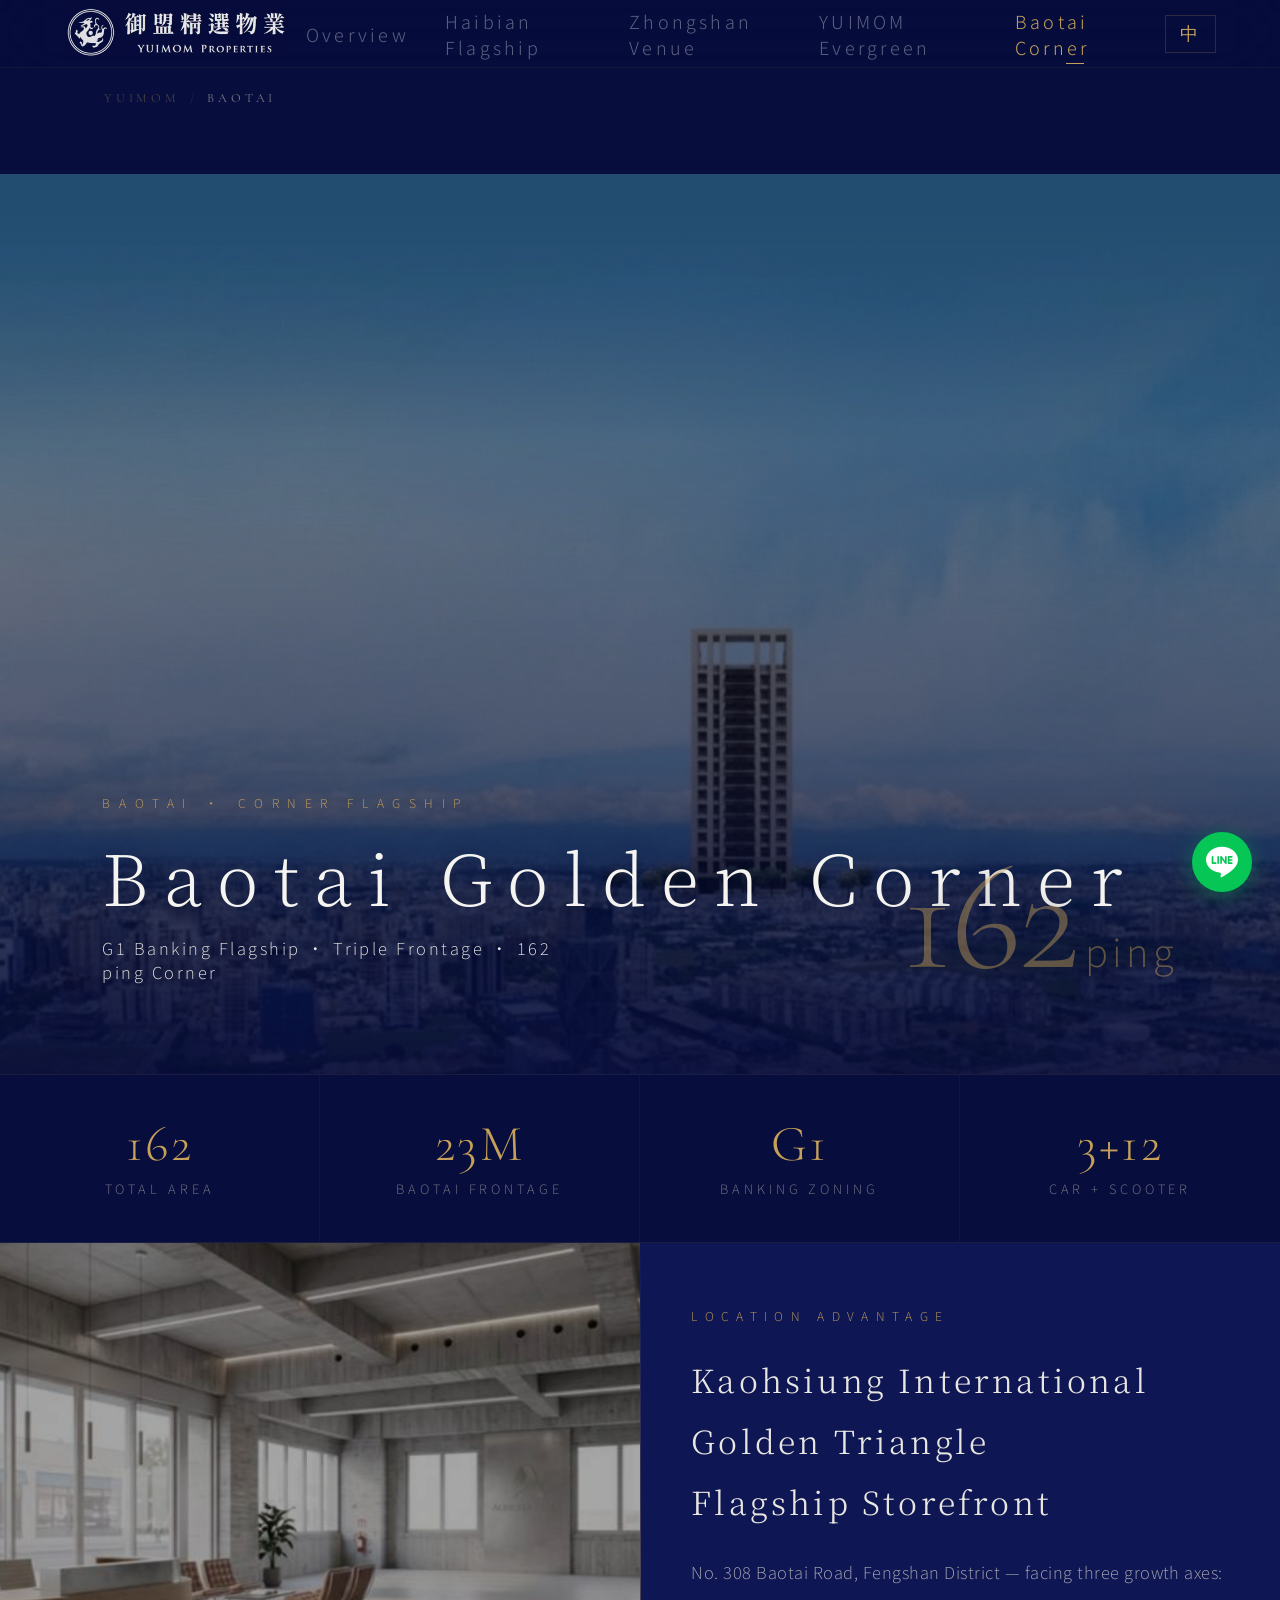
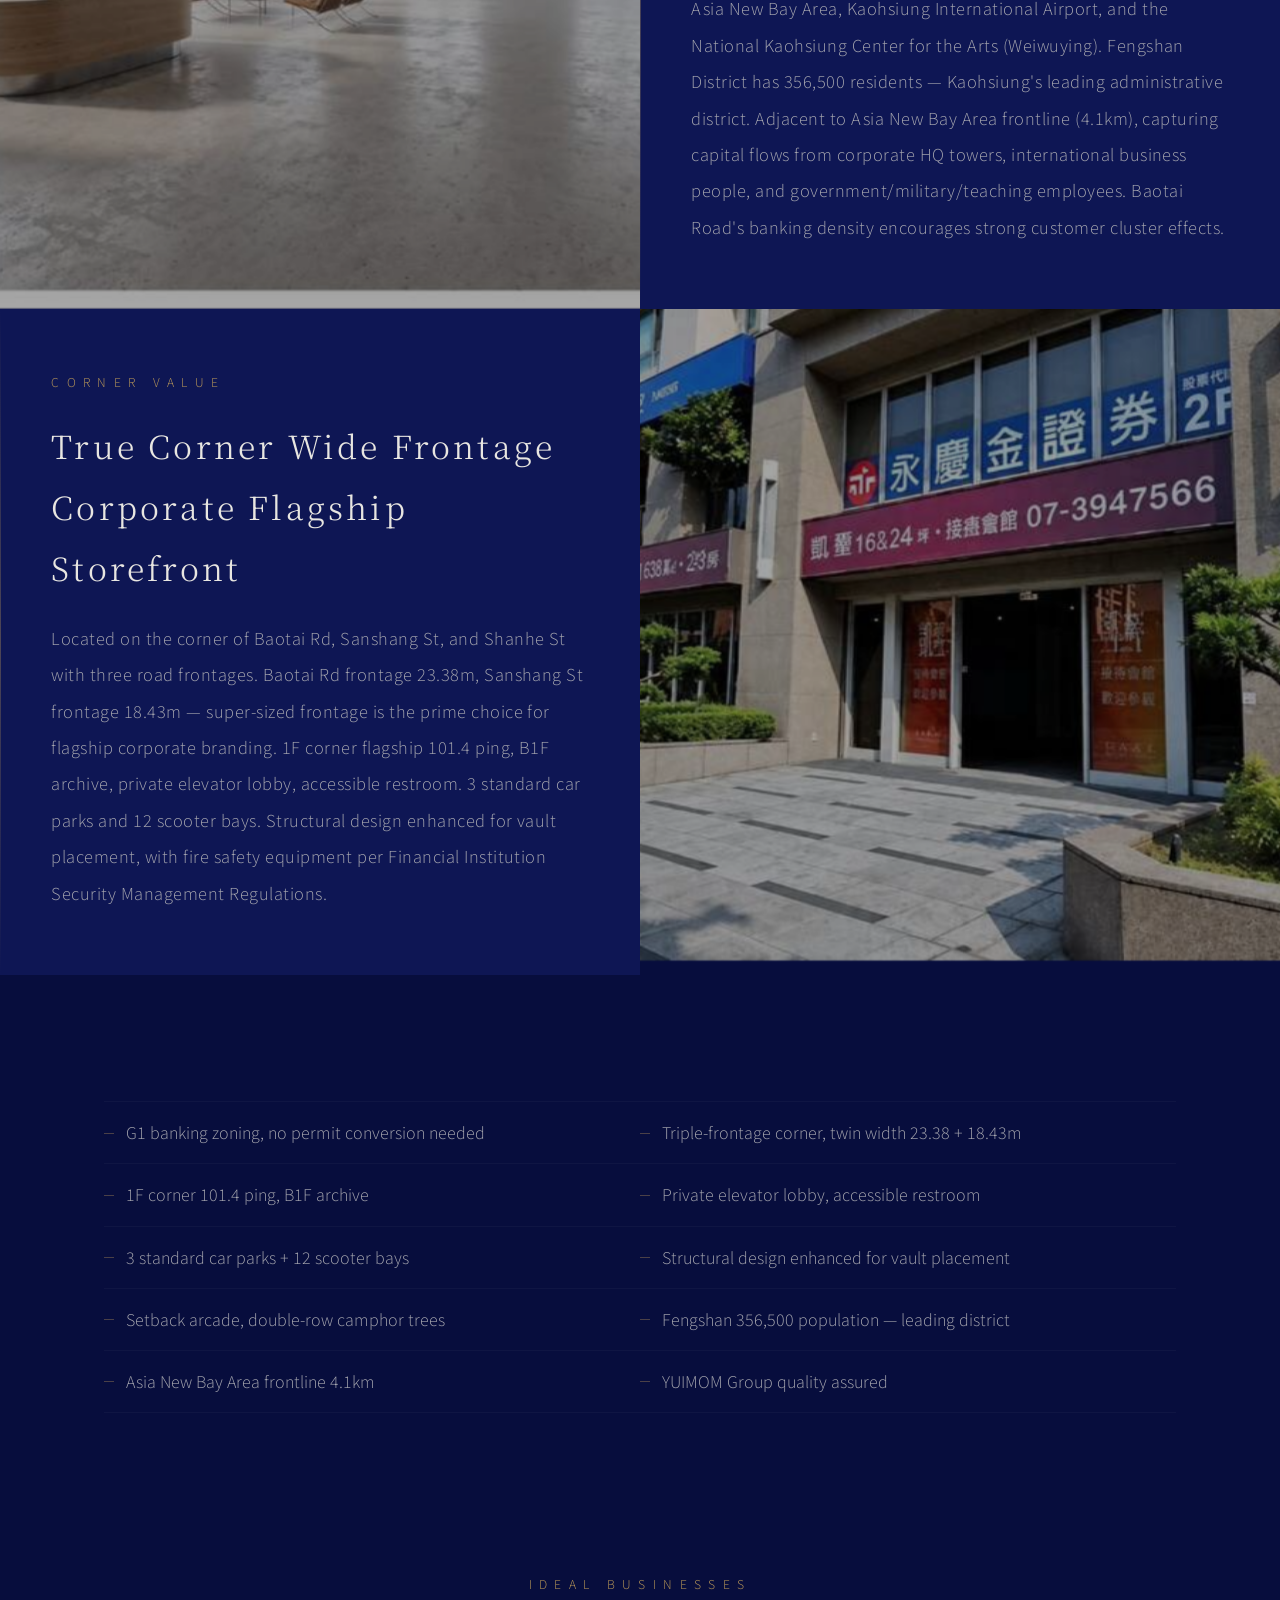
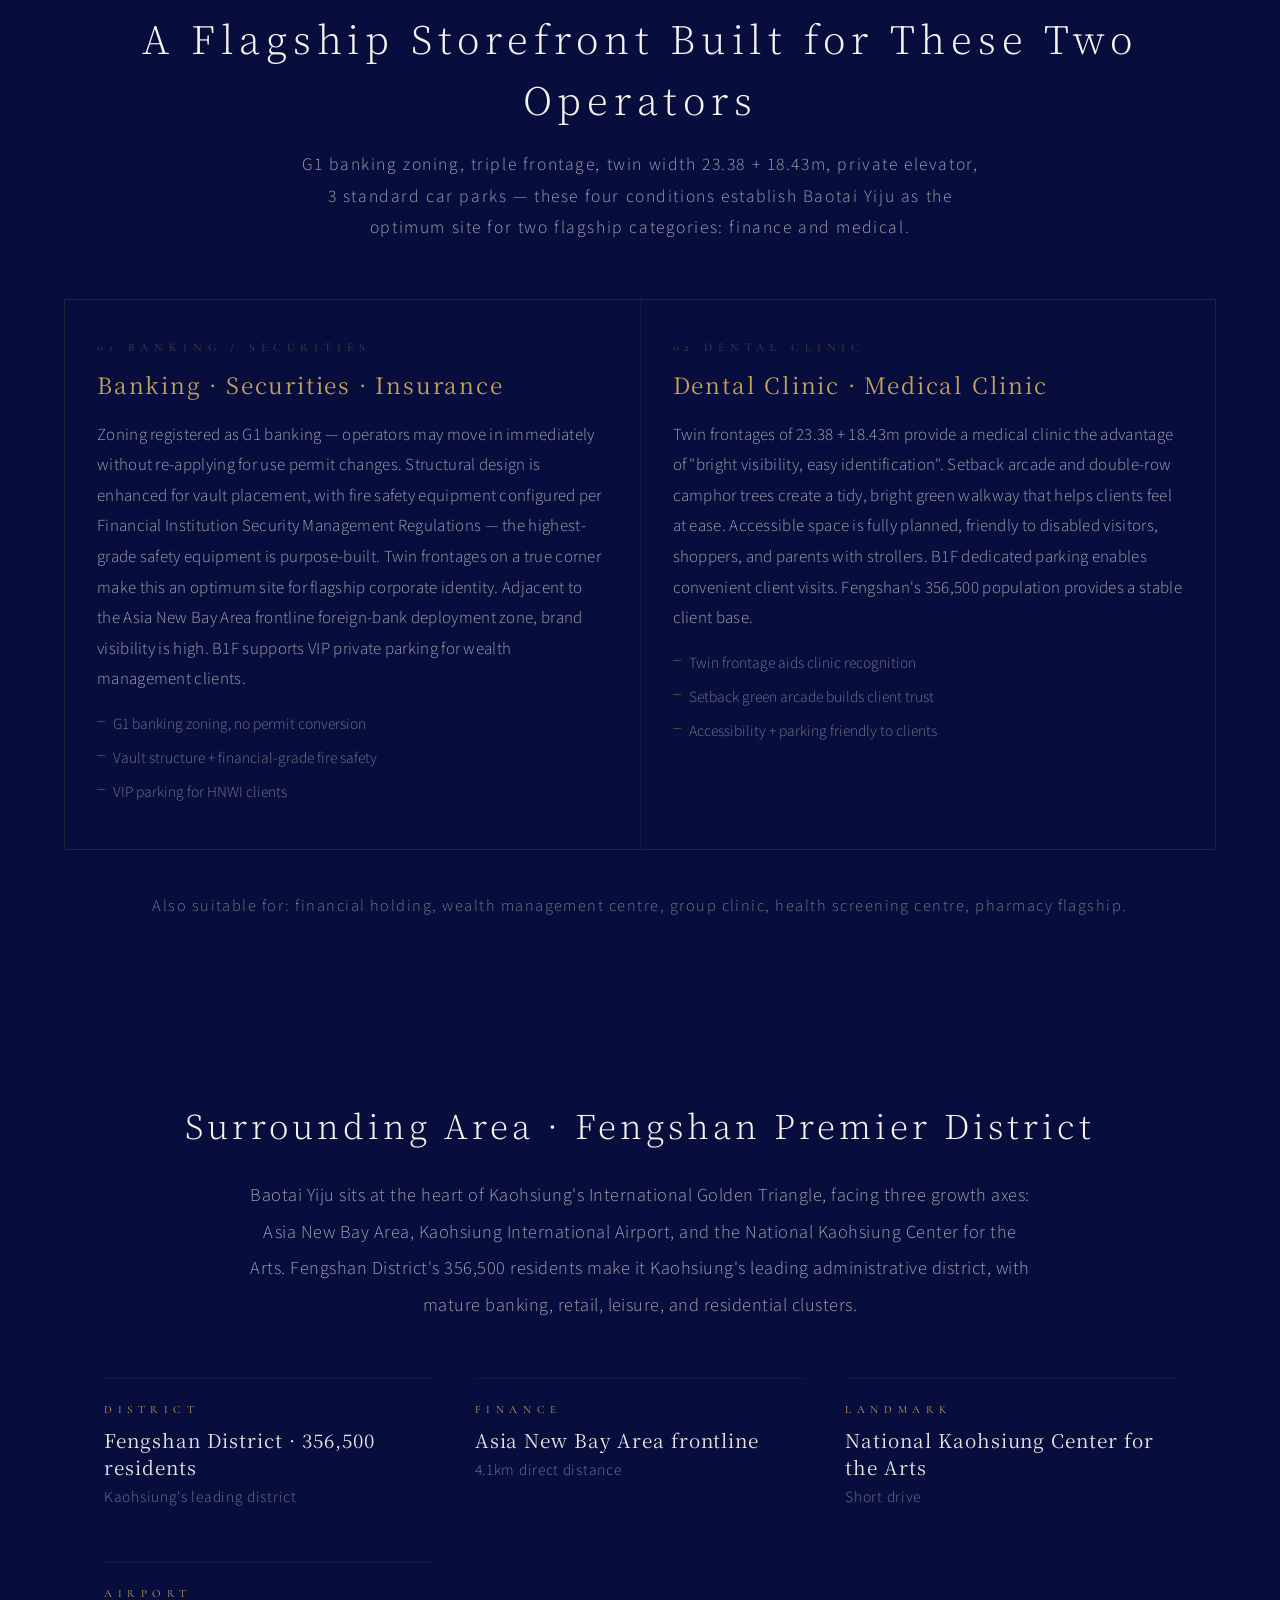
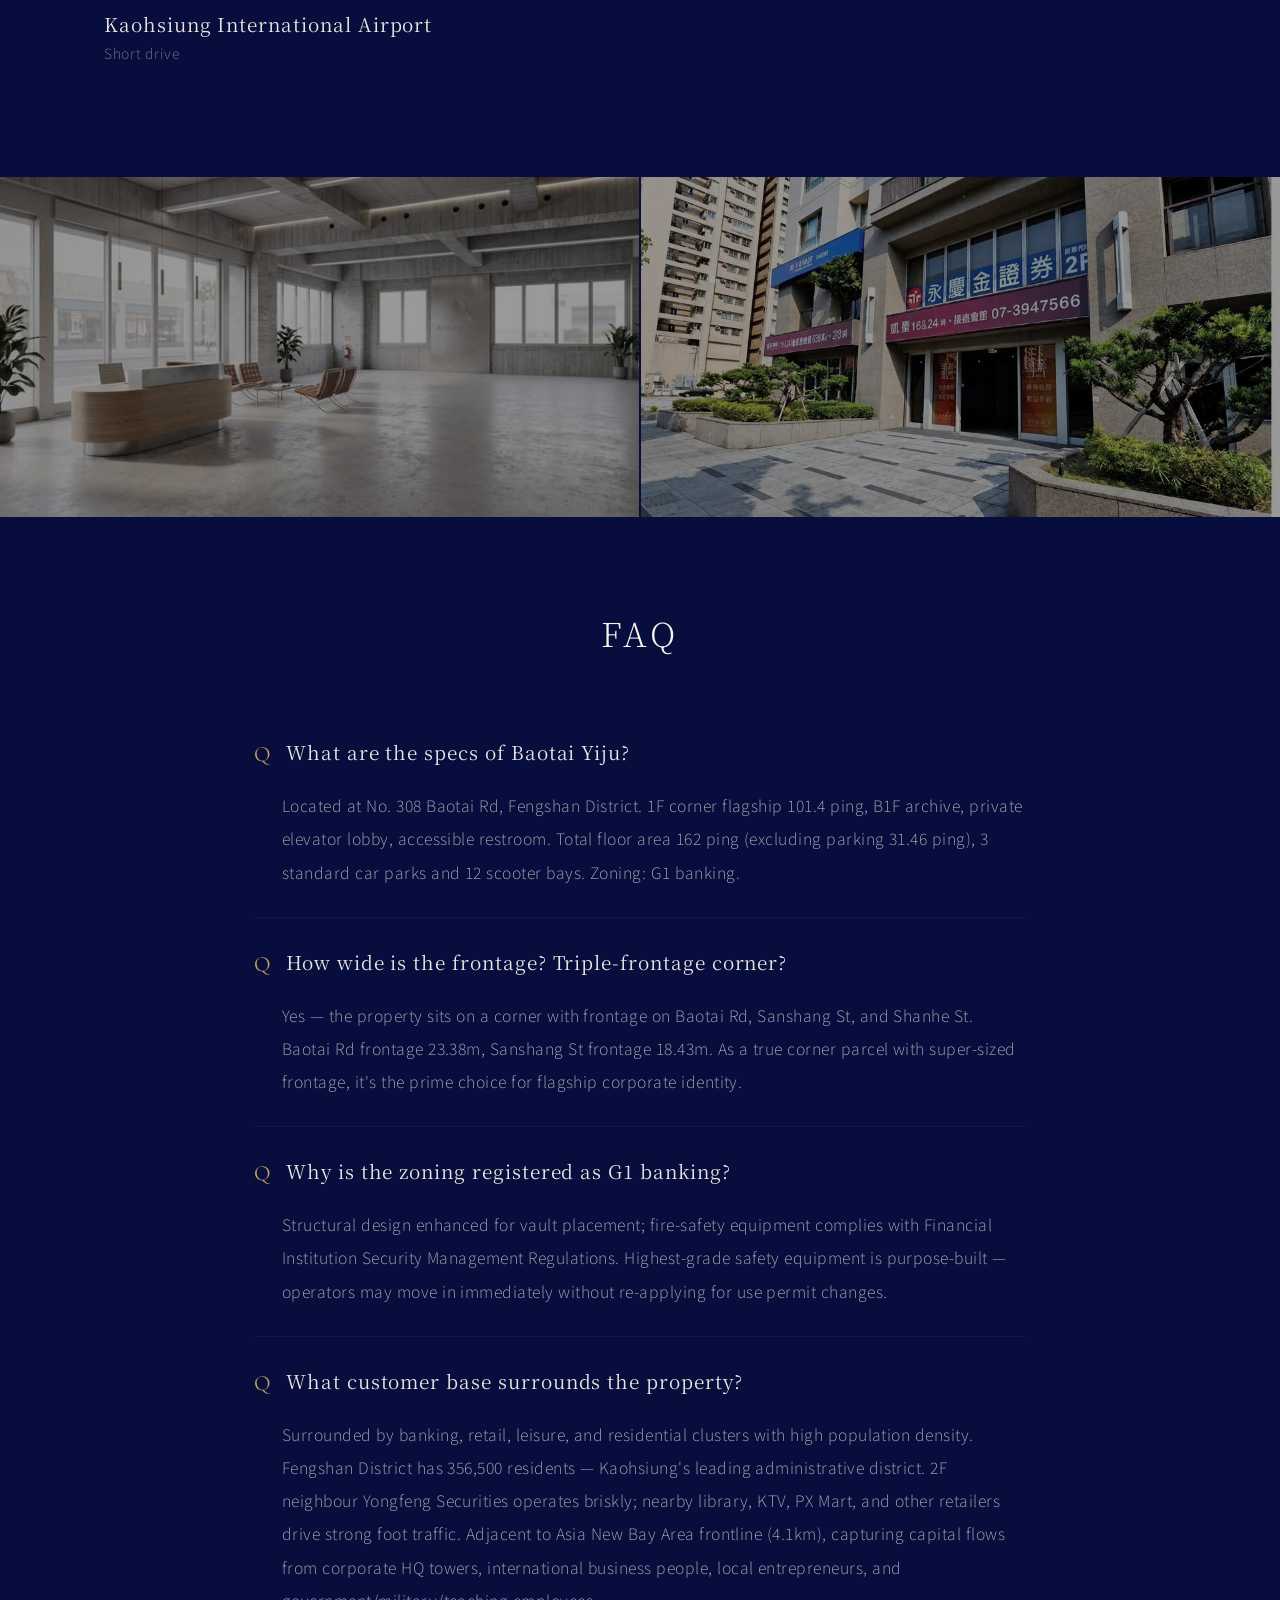
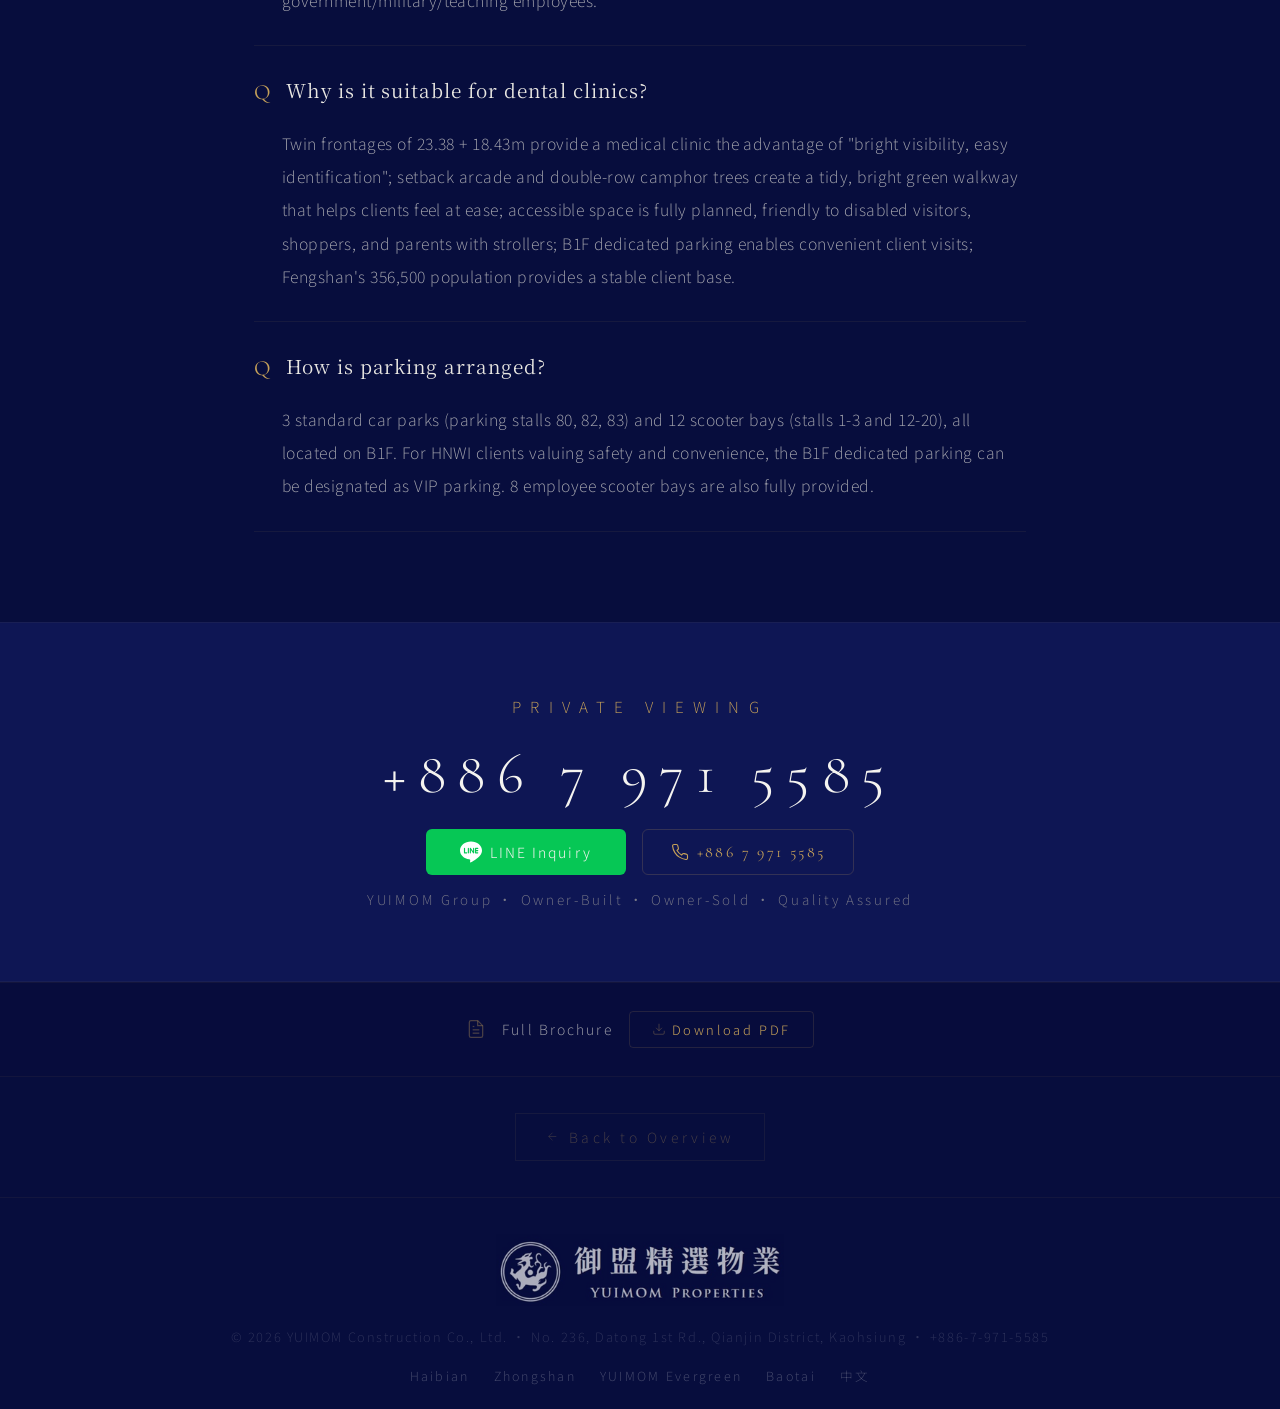
<file: en/baotai/index.html>
<!DOCTYPE html>
<html lang="en">
<head>
<meta charset="UTF-8">
<script async src="https://www.googletagmanager.com/gtag/js?id=G-CNVHKR45CL"></script>
<script>window.dataLayer=window.dataLayer||[];function gtag(){dataLayer.push(arguments);}gtag('js',new Date());gtag('config','G-CNVHKR45CL');</script>
<meta name="viewport" content="width=device-width, initial-scale=1.0">
<link rel="icon" href="../../favicon.ico" sizes="32x32">
<link rel="icon" href="../../images/favicon-192.png" sizes="192x192" type="image/png">
<link rel="apple-touch-icon" href="../../images/apple-touch-icon.png">

<title>Baotai Golden Corner — G1 Banking Flagship, 162 ping, Fengshan Kaohsiung | YUIMOM Properties</title>
<meta name="description" content="No. 308 Baotai Rd, Fengshan District, Kaohsiung — corner flagship store. G1 banking zoning, 1F 101.4 ping, B1F archive, dedicated elevator, 3 standard car parks + 12 scooter bays. Triple-frontage (Baotai Rd 23.38m, Sanshang St 18.43m), setback double-row tree-lined arcade, accessible design. Purpose-built for banking, securities, insurance, and dental clinic operators. Owner direct sale: +886-7-971-5585.">
<meta name="keywords" content="Kaohsiung banking premises,Fengshan corner flagship,Kaohsiung dental clinic location,Fengshan Baotai Road,Baotai Yiju,double-frontage Kaohsiung,corner store Kaohsiung,G1 banking zoning,Asia Bay Area Kaohsiung,Kaohsiung International Airport,Weiwuying,securities insurance location Kaohsiung">
<link rel="canonical" href="https://yuimom.site/en/baotai/">
<link rel="alternate" hreflang="zh-Hant" href="https://yuimom.site/baotai/">
<link rel="alternate" hreflang="en" href="https://yuimom.site/en/baotai/">
<link rel="alternate" hreflang="x-default" href="https://yuimom.site/baotai/">

<meta property="og:type" content="article">
<meta property="og:url" content="https://yuimom.site/en/baotai/">
<meta property="og:title" content="Baotai Golden Corner — G1 Banking Flagship, 162 ping">
<meta property="og:description" content="Corner flagship at Fengshan Baotai Rd 308. G1 banking zoning, triple frontage, setback arcade. Purpose-built for banking, securities, and dental clinic operators.">
<meta property="og:image" content="https://yuimom.site/images/baotai.jpg">
<meta property="og:image:width" content="1200">
<meta property="og:image:height" content="630">
<meta property="og:site_name" content="YUIMOM Properties">
<meta property="og:locale" content="en_US">
<meta name="twitter:card" content="summary_large_image">
<meta name="twitter:image" content="https://yuimom.site/images/baotai.jpg">

<link rel="preconnect" href="https://fonts.googleapis.com">
<link rel="preconnect" href="https://fonts.gstatic.com" crossorigin>
<link href="https://fonts.googleapis.com/css2?family=Noto+Serif+TC:wght@200;300;400;500;600;700;900&family=Noto+Sans+TC:wght@100;200;300;400;500&family=Cormorant+Garamond:wght@300;400;500;600&display=swap" rel="stylesheet">
<link rel="stylesheet" href="../../assets/css/main.css">

<script type="application/ld+json">
{
  "@context":"https://schema.org","@type":"Product",
  "name":"Baotai Yiju — Golden Corner Flagship",
  "description":"No. 308 Baotai Rd, Fengshan District, Kaohsiung. G1 banking zoning, total floor area 162 ping, triple frontage, 3 standard car parks + 12 scooter bays.",
  "image":["https://yuimom.site/images/baotai.jpg","https://yuimom.site/images/baotai3.jpg","https://yuimom.site/images/baotai4.jpg"],
  "brand":{"@type":"Brand","name":"YUIMOM Group"},
  "category":"Commercial Real Estate",
  "offers":{"@type":"Offer","url":"https://yuimom.site/en/baotai/","priceCurrency":"TWD","availability":"https://schema.org/InStock","seller":{"@type":"Organization","name":"YUIMOM Construction Co., Ltd.","telephone":"+886-7-971-5585"}}
}
</script>
<script type="application/ld+json">
{"@context":"https://schema.org","@type":"BreadcrumbList","itemListElement":[
  {"@type":"ListItem","position":1,"name":"Home","item":"https://yuimom.site/en/"},
  {"@type":"ListItem","position":2,"name":"Baotai Golden Corner","item":"https://yuimom.site/en/baotai/"}
]}
</script>
<script type="application/ld+json">
{"@context":"https://schema.org","@type":"FAQPage","mainEntity":[
  {"@type":"Question","name":"What are the specs of Baotai Yiju?","acceptedAnswer":{"@type":"Answer","text":"Located at No. 308 Baotai Rd, Fengshan District. 1F corner flagship 101.4 ping, B1F archive, private elevator lobby, accessible restroom. Total floor area 162 ping (excluding parking 31.46 ping), 3 standard car parks and 12 scooter bays. Zoning: G1 banking."}},
  {"@type":"Question","name":"How wide is the frontage? Triple-frontage corner?","acceptedAnswer":{"@type":"Answer","text":"Yes — the property sits on a corner with frontage on Baotai Rd, Sanshang St, and Shanhe St. Baotai Rd frontage 23.38m, Sanshang St frontage 18.43m. As a true corner parcel with super-sized frontage, it's the prime choice for flagship corporate identity."}},
  {"@type":"Question","name":"Why is the zoning registered as G1 banking?","acceptedAnswer":{"@type":"Answer","text":"Structural design enhanced for vault placement; fire-safety equipment complies with Financial Institution Security Management Regulations. Highest-grade safety equipment is purpose-built — operators may move in immediately without re-applying for use permit changes."}},
  {"@type":"Question","name":"What customer base surrounds the property?","acceptedAnswer":{"@type":"Answer","text":"Surrounded by banking, retail, leisure, and residential clusters with high population density. Fengshan District has 356,500 residents — Kaohsiung's leading administrative district. 2F neighbour Yongfeng Securities operates briskly; nearby library, KTV, PX Mart, and other retailers drive strong foot traffic. Adjacent to Asia New Bay Area frontline (4.1km), capturing capital flows from corporate HQ towers, international business people, local entrepreneurs, military and public employees."}},
  {"@type":"Question","name":"Why is it suitable for dental clinics?","acceptedAnswer":{"@type":"Answer","text":"Twin frontages of 23.38m + 18.43m provide a medical clinic the advantage of \"bright visibility, easy identification\"; setback arcade and double-row camphor trees create a tidy, bright green walkway that helps clients feel at ease; accessible space is fully planned, friendly to disabled visitors, shoppers, and parents with strollers; B1F dedicated parking enables convenient client visits; Fengshan's 356,500 population provides a stable client base."}}
]}
</script>
</head>
<body>

<nav class="nav" id="mainNav">
  <a href="../../en/" aria-label="YUIMOM Group Home"><img class="nav-logo" src="../../images/logo_nav.png" alt="YUIMOM Group"></a>
  <div class="nav-toggle" id="navToggle" onclick="toggleMenu()"><span></span><span></span><span></span></div>
  <div class="nav-right" id="navRight">
    <div class="nav-links">
      <a class="nav-link" href="../../en/">Overview</a>
      <a class="nav-link" href="../../en/haiban/">Haibian Flagship</a>
      <a class="nav-link" href="../../en/zhongshan/">Zhongshan Venue</a>
      <a class="nav-link" href="../../en/changzhuo/">YUIMOM Evergreen</a>
      <a class="nav-link active" href="../../en/baotai/">Baotai Corner</a>
    </div>
    <a class="lang-btn" href="../../baotai/" aria-label="切換到中文">中</a>
  </div>
</nav>

<main>

<nav class="breadcrumb" aria-label="Breadcrumb">
  <a href="../../en/">YUIMOM</a><span class="sep">/</span>BAOTAI
</nav>

<section class="prop-hero">
  <img class="prop-hero-img parallax-bg" src="../../images/baotai.jpg" alt="Baotai Yiju — No. 308 Baotai Rd, Fengshan, Kaohsiung — G1 banking flagship corner">
  <div class="prop-hero-overlay">
    <div class="prop-overline">BAOTAI  ·  CORNER FLAGSHIP</div>
    <h1 class="prop-title">Baotai Golden Corner</h1>
    <p class="prop-tagline">G1 Banking Flagship  ·  Triple Frontage  ·  162 ping Corner</p>
  </div>
  <div class="prop-hero-stat"><div class="big-num">162<span class="big-unit">ping</span></div></div>
</section>

<div class="prop-body">

<div class="stats-strip">
  <div class="stat-cell reveal reveal-up"><div class="stat-num">162</div><div class="stat-label">TOTAL AREA</div></div>
  <div class="stat-cell reveal reveal-up"><div class="stat-num">23M</div><div class="stat-label">BAOTAI FRONTAGE</div></div>
  <div class="stat-cell reveal reveal-up"><div class="stat-num">G1</div><div class="stat-label">BANKING ZONING</div></div>
  <div class="stat-cell reveal reveal-up"><div class="stat-num">3+12</div><div class="stat-label">CAR + SCOOTER</div></div>
</div>

<div class="invite-block">
  <div class="invite-image"><img class="parallax-bg" src="../../images/baotai3.jpg" alt="Baotai Yiju exterior — corner flagship"></div>
  <div class="invite-text">
    <div class="invite-label reveal reveal-up">LOCATION ADVANTAGE</div>
    <h2 class="invite-heading reveal reveal-up">Kaohsiung International Golden Triangle<br>Flagship Storefront</h2>
    <p class="invite-body reveal reveal-up">No. 308 Baotai Road, Fengshan District — facing three growth axes: Asia New Bay Area, Kaohsiung International Airport, and the National Kaohsiung Center for the Arts (Weiwuying). Fengshan District has 356,500 residents — Kaohsiung's leading administrative district. Adjacent to Asia New Bay Area frontline (4.1km), capturing capital flows from corporate HQ towers, international business people, and government/military/teaching employees. Baotai Road's banking density encourages strong customer cluster effects.</p>
  </div>
</div>

<div class="invite-block">
  <div class="invite-text">
    <div class="invite-label reveal reveal-up">CORNER VALUE</div>
    <h2 class="invite-heading reveal reveal-up">True Corner Wide Frontage<br>Corporate Flagship Storefront</h2>
    <p class="invite-body reveal reveal-up">Located on the corner of Baotai Rd, Sanshang St, and Shanhe St with three road frontages. Baotai Rd frontage 23.38m, Sanshang St frontage 18.43m — super-sized frontage is the prime choice for flagship corporate branding. 1F corner flagship 101.4 ping, B1F archive, private elevator lobby, accessible restroom. 3 standard car parks and 12 scooter bays. Structural design enhanced for vault placement, with fire safety equipment per Financial Institution Security Management Regulations.</p>
  </div>
  <div class="invite-image"><img class="parallax-bg" src="../../images/baotai4.jpg" alt="Baotai Yiju — 1F corner 101.4 ping interior"></div>
</div>

<div class="highlights-section">
  <div class="highlights-title reveal reveal-up">KEY ADVANTAGES</div>
  <div class="hl-grid">
    <div class="hl-item reveal reveal-up">G1 banking zoning, no permit conversion needed</div>
    <div class="hl-item reveal reveal-up">Triple-frontage corner, twin width 23.38 + 18.43m</div>
    <div class="hl-item reveal reveal-up">1F corner 101.4 ping, B1F archive</div>
    <div class="hl-item reveal reveal-up">Private elevator lobby, accessible restroom</div>
    <div class="hl-item reveal reveal-up">3 standard car parks + 12 scooter bays</div>
    <div class="hl-item reveal reveal-up">Structural design enhanced for vault placement</div>
    <div class="hl-item reveal reveal-up">Setback arcade, double-row camphor trees</div>
    <div class="hl-item reveal reveal-up">Fengshan 356,500 population — leading district</div>
    <div class="hl-item reveal reveal-up">Asia New Bay Area frontline 4.1km</div>
    <div class="hl-item reveal reveal-up">YUIMOM Group quality assured</div>
  </div>
</div>

<section class="usecase-section">
  <div class="usecase-head">
    <div class="highlights-title reveal reveal-up">IDEAL BUSINESSES</div>
    <h2 class="reveal reveal-up">A Flagship Storefront Built for These Two Operators</h2>
    <p class="reveal reveal-up">G1 banking zoning, triple frontage, twin width 23.38 + 18.43m, private elevator, 3 standard car parks — these four conditions establish Baotai Yiju as the optimum site for two flagship categories: finance and medical.</p>
  </div>

  <div class="usecase-grid">
    <div class="usecase-card reveal reveal-up">
      <div class="uc-icon">01  BANKING / SECURITIES</div>
      <h3>Banking · Securities · Insurance</h3>
      <p>Zoning registered as G1 banking — operators may move in immediately without re-applying for use permit changes. Structural design is enhanced for vault placement, with fire safety equipment configured per Financial Institution Security Management Regulations — the highest-grade safety equipment is purpose-built. Twin frontages on a true corner make this an optimum site for flagship corporate identity. Adjacent to the Asia New Bay Area frontline foreign-bank deployment zone, brand visibility is high. B1F supports VIP private parking for wealth management clients.</p>
      <ul>
        <li>G1 banking zoning, no permit conversion</li>
        <li>Vault structure + financial-grade fire safety</li>
        <li>VIP parking for HNWI clients</li>
      </ul>
    </div>

    <div class="usecase-card reveal reveal-up">
      <div class="uc-icon">02  DENTAL CLINIC</div>
      <h3>Dental Clinic · Medical Clinic</h3>
      <p>Twin frontages of 23.38 + 18.43m provide a medical clinic the advantage of "bright visibility, easy identification". Setback arcade and double-row camphor trees create a tidy, bright green walkway that helps clients feel at ease. Accessible space is fully planned, friendly to disabled visitors, shoppers, and parents with strollers. B1F dedicated parking enables convenient client visits. Fengshan's 356,500 population provides a stable client base.</p>
      <ul>
        <li>Twin frontage aids clinic recognition</li>
        <li>Setback green arcade builds client trust</li>
        <li>Accessibility + parking friendly to clients</li>
      </ul>
    </div>
  </div>

  <p class="reveal reveal-up" style="text-align:center;margin-top:40px;font-size:0.82rem;letter-spacing:0.1em;color:var(--steel);line-height:2;font-weight:200">Also suitable for: financial holding, wealth management centre, group clinic, health screening centre, pharmacy flagship.</p>
</section>

<section class="location-section">
  <h2 class="reveal reveal-up">Surrounding Area  ·  Fengshan Premier District</h2>
  <p class="location-intro reveal reveal-up">Baotai Yiju sits at the heart of Kaohsiung's International Golden Triangle, facing three growth axes: Asia New Bay Area, Kaohsiung International Airport, and the National Kaohsiung Center for the Arts. Fengshan District's 356,500 residents make it Kaohsiung's leading administrative district, with mature banking, retail, leisure, and residential clusters.</p>

  <div class="location-grid">
    <div class="loc-item">
      <div class="loc-label">DISTRICT</div>
      <div class="loc-name">Fengshan District · 356,500 residents</div>
      <div class="loc-dist">Kaohsiung's leading district</div>
    </div>
    <div class="loc-item">
      <div class="loc-label">FINANCE</div>
      <div class="loc-name">Asia New Bay Area frontline</div>
      <div class="loc-dist">4.1km direct distance</div>
    </div>
    <div class="loc-item">
      <div class="loc-label">LANDMARK</div>
      <div class="loc-name">National Kaohsiung Center for the Arts</div>
      <div class="loc-dist">Short drive</div>
    </div>
    <div class="loc-item">
      <div class="loc-label">AIRPORT</div>
      <div class="loc-name">Kaohsiung International Airport</div>
      <div class="loc-dist">Short drive</div>
    </div>
  </div>
</section>

<div class="gallery-full">
  <img src="../../images/baotai3.jpg" alt="Baotai Yiju street view" loading="lazy" class="reveal reveal-left">
  <img src="../../images/baotai4.jpg" alt="Baotai Yiju interior" loading="lazy" class="reveal reveal-right">
</div>

<section class="faq-section">
  <h2 class="reveal reveal-up">FAQ</h2>

  <div class="faq-item reveal reveal-up">
    <div class="faq-q">What are the specs of Baotai Yiju?</div>
    <p class="faq-a">Located at No. 308 Baotai Rd, Fengshan District. 1F corner flagship 101.4 ping, B1F archive, private elevator lobby, accessible restroom. Total floor area 162 ping (excluding parking 31.46 ping), 3 standard car parks and 12 scooter bays. Zoning: G1 banking.</p>
  </div>

  <div class="faq-item reveal reveal-up">
    <div class="faq-q">How wide is the frontage? Triple-frontage corner?</div>
    <p class="faq-a">Yes — the property sits on a corner with frontage on Baotai Rd, Sanshang St, and Shanhe St. Baotai Rd frontage 23.38m, Sanshang St frontage 18.43m. As a true corner parcel with super-sized frontage, it's the prime choice for flagship corporate identity.</p>
  </div>

  <div class="faq-item reveal reveal-up">
    <div class="faq-q">Why is the zoning registered as G1 banking?</div>
    <p class="faq-a">Structural design enhanced for vault placement; fire-safety equipment complies with Financial Institution Security Management Regulations. Highest-grade safety equipment is purpose-built — operators may move in immediately without re-applying for use permit changes.</p>
  </div>

  <div class="faq-item reveal reveal-up">
    <div class="faq-q">What customer base surrounds the property?</div>
    <p class="faq-a">Surrounded by banking, retail, leisure, and residential clusters with high population density. Fengshan District has 356,500 residents — Kaohsiung's leading administrative district. 2F neighbour Yongfeng Securities operates briskly; nearby library, KTV, PX Mart, and other retailers drive strong foot traffic. Adjacent to Asia New Bay Area frontline (4.1km), capturing capital flows from corporate HQ towers, international business people, local entrepreneurs, and government/military/teaching employees.</p>
  </div>

  <div class="faq-item reveal reveal-up">
    <div class="faq-q">Why is it suitable for dental clinics?</div>
    <p class="faq-a">Twin frontages of 23.38 + 18.43m provide a medical clinic the advantage of "bright visibility, easy identification"; setback arcade and double-row camphor trees create a tidy, bright green walkway that helps clients feel at ease; accessible space is fully planned, friendly to disabled visitors, shoppers, and parents with strollers; B1F dedicated parking enables convenient client visits; Fengshan's 356,500 population provides a stable client base.</p>
  </div>

  <div class="faq-item reveal reveal-up">
    <div class="faq-q">How is parking arranged?</div>
    <p class="faq-a">3 standard car parks (parking stalls 80, 82, 83) and 12 scooter bays (stalls 1-3 and 12-20), all located on B1F. For HNWI clients valuing safety and convenience, the B1F dedicated parking can be designated as VIP parking. 8 employee scooter bays are also fully provided.</p>
  </div>
</section>

<div class="cta-section">
  <div class="cta-label">PRIVATE VIEWING</div>
  <a href="tel:+886-7-971-5585" style="font-family:var(--eng);font-size:clamp(2.2rem,4.5vw,3.2rem);font-weight:300;letter-spacing:0.2em;color:var(--white);text-decoration:none;display:block;margin-bottom:10px">+886 7 971 5585</a>
  <div class="cta-actions">
    <a href="https://lin.ee/XohJVp8" target="_blank" rel="noopener" class="cta-line">
      <svg viewBox="0 0 24 24" fill="white"><path d="M19.365 9.863c.349 0 .63.285.63.631 0 .345-.281.63-.63.63H17.61v1.125h1.755c.349 0 .63.283.63.63 0 .344-.281.629-.63.629h-2.386c-.345 0-.627-.285-.627-.629V8.108c0-.345.282-.63.63-.63h2.386c.346 0 .627.285.627.63 0 .349-.281.63-.63.63H17.61v1.125h1.755zm-3.855 3.016c0 .27-.174.51-.432.596-.064.021-.133.031-.199.031-.211 0-.391-.09-.51-.25l-2.443-3.317v2.94c0 .344-.279.629-.631.629-.346 0-.626-.285-.626-.629V8.108c0-.27.173-.51.43-.595.06-.023.136-.033.194-.033.195 0 .375.104.495.254l2.462 3.33V8.108c0-.345.282-.63.63-.63.345 0 .63.285.63.63v4.771zm-5.741 0c0 .344-.282.629-.631.629-.345 0-.627-.285-.627-.629V8.108c0-.345.282-.63.63-.63.346 0 .628.285.628.63v4.771zm-2.466.629H4.917c-.345 0-.63-.285-.63-.629V8.108c0-.345.285-.63.63-.63.348 0 .63.285.63.63v4.141h1.756c.348 0 .629.283.629.63 0 .344-.282.629-.629.629M24 10.314C24 4.943 18.615.572 12 .572S0 4.943 0 10.314c0 4.811 4.27 8.842 10.035 9.608.391.082.923.258 1.058.59.12.301.079.766.038 1.08l-.164 1.02c-.045.301-.24 1.186 1.049.645 1.291-.539 6.916-4.078 9.436-6.975C23.176 14.393 24 12.458 24 10.314"/></svg>
      <span>LINE Inquiry</span>
    </a>
    <a href="tel:+886-7-971-5585" class="cta-tel">
      <svg viewBox="0 0 24 24" fill="none" stroke="currentColor" stroke-width="1.5"><path d="M22 16.92v3a2 2 0 01-2.18 2 19.79 19.79 0 01-8.63-3.07 19.5 19.5 0 01-6-6 19.79 19.79 0 01-3.07-8.67A2 2 0 014.11 2h3a2 2 0 012 1.72c.127.96.361 1.903.7 2.81a2 2 0 01-.45 2.11L8.09 9.91a16 16 0 006 6l1.27-1.27a2 2 0 012.11-.45c.907.339 1.85.573 2.81.7A2 2 0 0122 16.92z"/></svg>
      <span>+886 7 971 5585</span>
    </a>
  </div>
  <div class="cta-note">YUIMOM Group  ·  Owner-Built  ·  Owner-Sold  ·  Quality Assured</div>
</div>

<div class="pdf-bar">
  <div class="pdf-bar-inner">
    <svg viewBox="0 0 24 24" fill="none" stroke="currentColor" stroke-width="1.5"><path d="M14 2H6a2 2 0 00-2 2v16a2 2 0 002 2h12a2 2 0 002-2V8z"/><polyline points="14 2 14 8 20 8"/><line x1="16" y1="13" x2="8" y2="13"/><line x1="16" y1="17" x2="8" y2="17"/><polyline points="10 9 9 9 8 9"/></svg>
    <span class="pdf-bar-label">Full Brochure</span>
    <a href="../../pdf/baotai.pdf" target="_blank" rel="noopener" class="pdf-bar-btn">
      <svg viewBox="0 0 24 24" fill="none" stroke="currentColor" stroke-width="1.5"><path d="M21 15v4a2 2 0 01-2 2H5a2 2 0 01-2-2v-4"/><polyline points="7 10 12 15 17 10"/><line x1="12" y1="15" x2="12" y2="3"/></svg>
      <span>Download PDF</span>
    </a>
  </div>
</div>

<div class="back-nav">
  <a class="back-btn" href="../../en/">
    <svg viewBox="0 0 24 24" fill="none" stroke="currentColor" stroke-width="1"><path d="M19 12H5M12 19l-7-7 7-7"/></svg>
    <span>Back to Overview</span>
  </a>
</div>

</div>
</main>

<div class="mobile-cta-bar" role="navigation" aria-label="Quick Contact">
  <div class="mobile-cta-bar-inner">
    <a href="tel:+886-7-971-5585" class="mcta-tel" aria-label="Call +886-7-971-5585">
      <svg viewBox="0 0 24 24" fill="none" stroke="currentColor" stroke-width="1.5"><path d="M22 16.92v3a2 2 0 01-2.18 2 19.79 19.79 0 01-8.63-3.07 19.5 19.5 0 01-6-6 19.79 19.79 0 01-3.07-8.67A2 2 0 014.11 2h3a2 2 0 012 1.72c.127.96.361 1.903.7 2.81a2 2 0 01-.45 2.11L8.09 9.91a16 16 0 006 6l1.27-1.27a2 2 0 012.11-.45c.907.339 1.85.573 2.81.7A2 2 0 0122 16.92z"/></svg>
      <span>Call Now</span>
    </a>
    <a href="https://lin.ee/XohJVp8" target="_blank" rel="noopener" class="mcta-line" aria-label="LINE Inquiry">
      <svg viewBox="0 0 24 24" fill="white"><path d="M19.365 9.863c.349 0 .63.285.63.631 0 .345-.281.63-.63.63H17.61v1.125h1.755c.349 0 .63.283.63.63 0 .344-.281.629-.63.629h-2.386c-.345 0-.627-.285-.627-.629V8.108c0-.345.282-.63.63-.63h2.386c.346 0 .627.285.627.63 0 .349-.281.63-.63.63H17.61v1.125h1.755zm-3.855 3.016c0 .27-.174.51-.432.596-.064.021-.133.031-.199.031-.211 0-.391-.09-.51-.25l-2.443-3.317v2.94c0 .344-.279.629-.631.629-.346 0-.626-.285-.626-.629V8.108c0-.27.173-.51.43-.595.06-.023.136-.033.194-.033.195 0 .375.104.495.254l2.462 3.33V8.108c0-.345.282-.63.63-.63.345 0 .63.285.63.63v4.771zm-5.741 0c0 .344-.282.629-.631.629-.345 0-.627-.285-.627-.629V8.108c0-.345.282-.63.63-.63.346 0 .628.285.628.63v4.771zm-2.466.629H4.917c-.345 0-.63-.285-.63-.629V8.108c0-.345.285-.63.63-.63.348 0 .63.285.63.63v4.141h1.756c.348 0 .629.283.629.63 0 .344-.282.629-.629.629M24 10.314C24 4.943 18.615.572 12 .572S0 4.943 0 10.314c0 4.811 4.27 8.842 10.035 9.608.391.082.923.258 1.058.59.12.301.079.766.038 1.08l-.164 1.02c-.045.301-.24 1.186 1.049.645 1.291-.539 6.916-4.078 9.436-6.975C23.176 14.393 24 12.458 24 10.314"/></svg>
      <span>LINE</span>
    </a>
  </div>
</div>

<a href="https://lin.ee/XohJVp8" target="_blank" rel="noopener" class="line-float" aria-label="LINE"><svg viewBox="0 0 24 24" fill="white"><path d="M19.365 9.863c.349 0 .63.285.63.631 0 .345-.281.63-.63.63H17.61v1.125h1.755c.349 0 .63.283.63.63 0 .344-.281.629-.63.629h-2.386c-.345 0-.627-.285-.627-.629V8.108c0-.345.282-.63.63-.63h2.386c.346 0 .627.285.627.63 0 .349-.281.63-.63.63H17.61v1.125h1.755zm-3.855 3.016c0 .27-.174.51-.432.596-.064.021-.133.031-.199.031-.211 0-.391-.09-.51-.25l-2.443-3.317v2.94c0 .344-.279.629-.631.629-.346 0-.626-.285-.626-.629V8.108c0-.27.173-.51.43-.595.06-.023.136-.033.194-.033.195 0 .375.104.495.254l2.462 3.33V8.108c0-.345.282-.63.63-.63.345 0 .63.285.63.63v4.771zm-5.741 0c0 .344-.282.629-.631.629-.345 0-.627-.285-.627-.629V8.108c0-.345.282-.63.63-.63.346 0 .628.285.628.63v4.771zm-2.466.629H4.917c-.345 0-.63-.285-.63-.629V8.108c0-.345.285-.63.63-.63.348 0 .63.285.63.63v4.141h1.756c.348 0 .629.283.629.63 0 .344-.282.629-.629.629M24 10.314C24 4.943 18.615.572 12 .572S0 4.943 0 10.314c0 4.811 4.27 8.842 10.035 9.608.391.082.923.258 1.058.59.12.301.079.766.038 1.08l-.164 1.02c-.045.301-.24 1.186 1.049.645 1.291-.539 6.916-4.078 9.436-6.975C23.176 14.393 24 12.458 24 10.314"/></svg></a>

<footer class="footer">
  <img class="footer-logo" src="../../images/logo_nav.png" alt="YUIMOM Group">
  <div class="footer-copy">© 2026 YUIMOM Construction Co., Ltd.  ·  No. 236, Datong 1st Rd., Qianjin District, Kaohsiung  ·  +886-7-971-5585</div>
  <div class="footer-links">
    <a href="../../en/haiban/">Haibian</a>
    <a href="../../en/zhongshan/">Zhongshan</a>
    <a href="../../en/changzhuo/">YUIMOM Evergreen</a>
    <a href="../../en/baotai/">Baotai</a>
    <a href="../../baotai/">中文</a>
  </div>
</footer>

<script src="../../assets/js/main.js"></script>
</body>
</html>
</file>
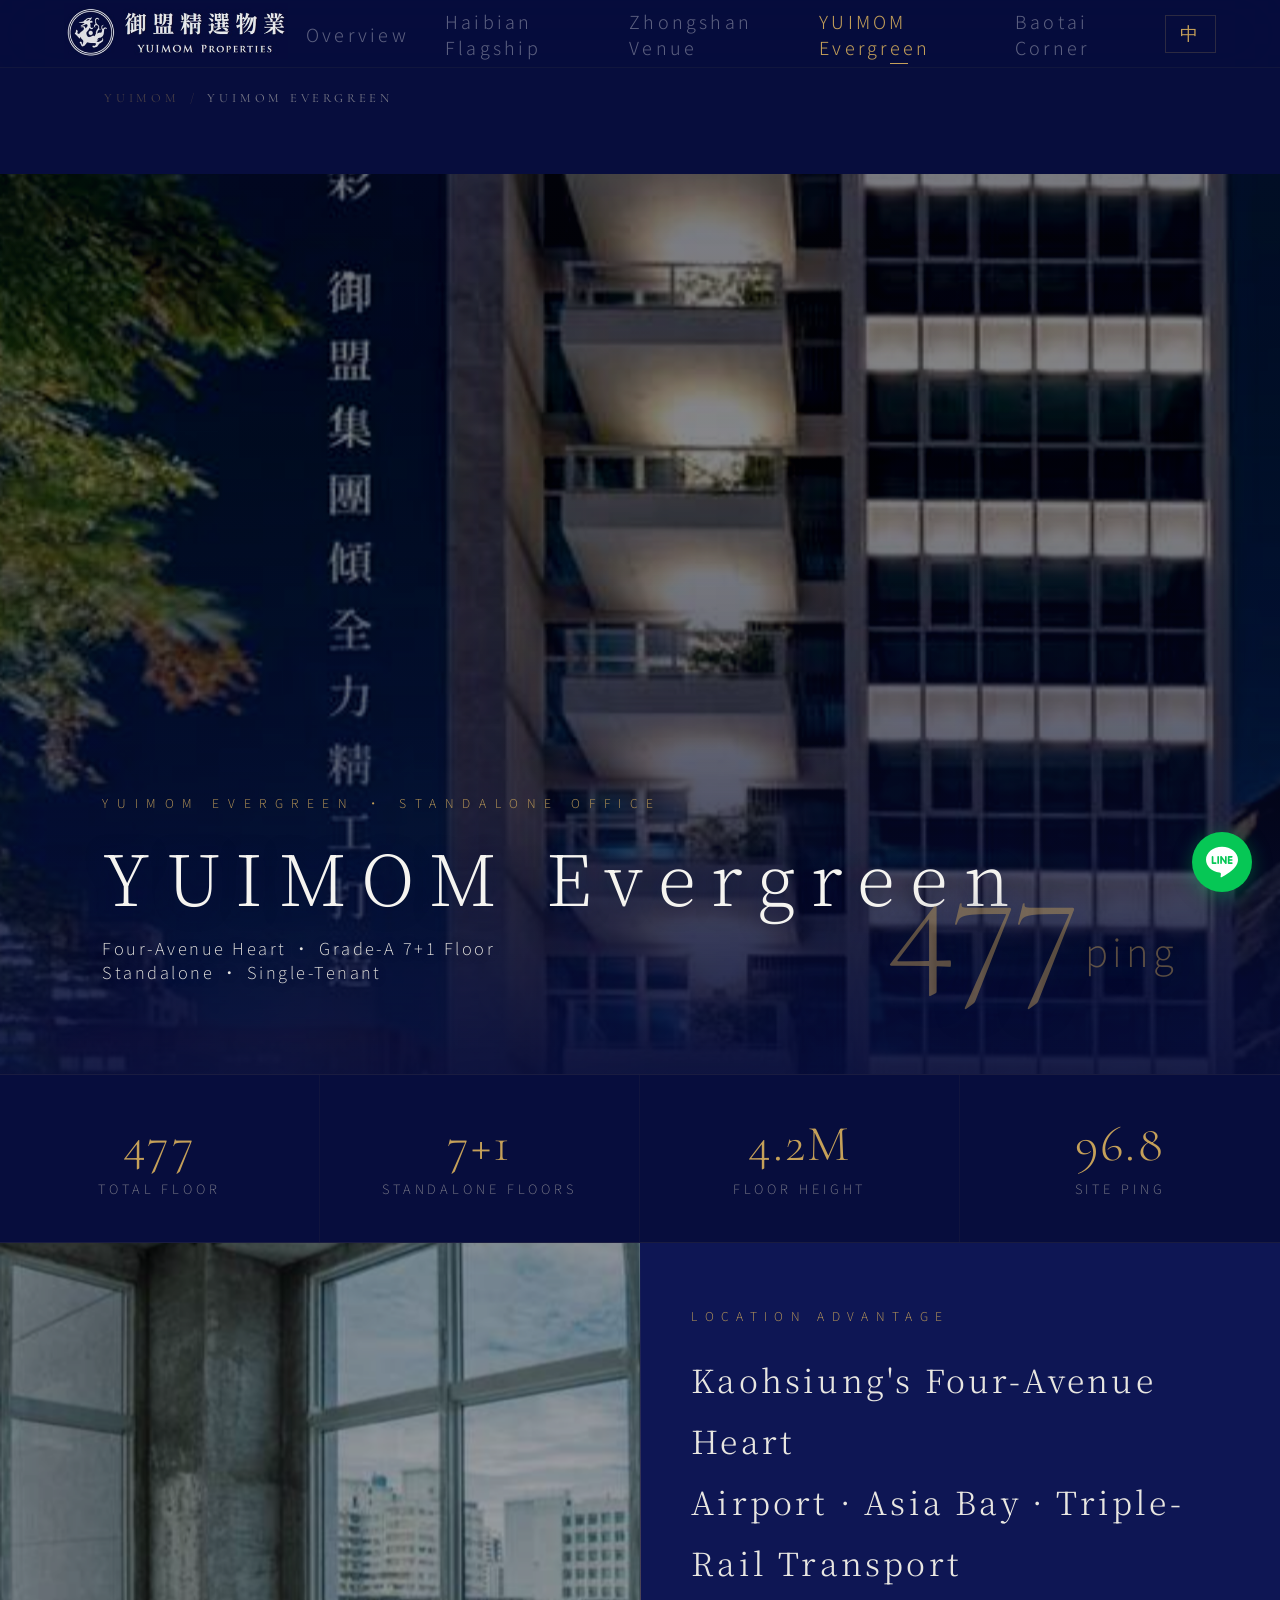
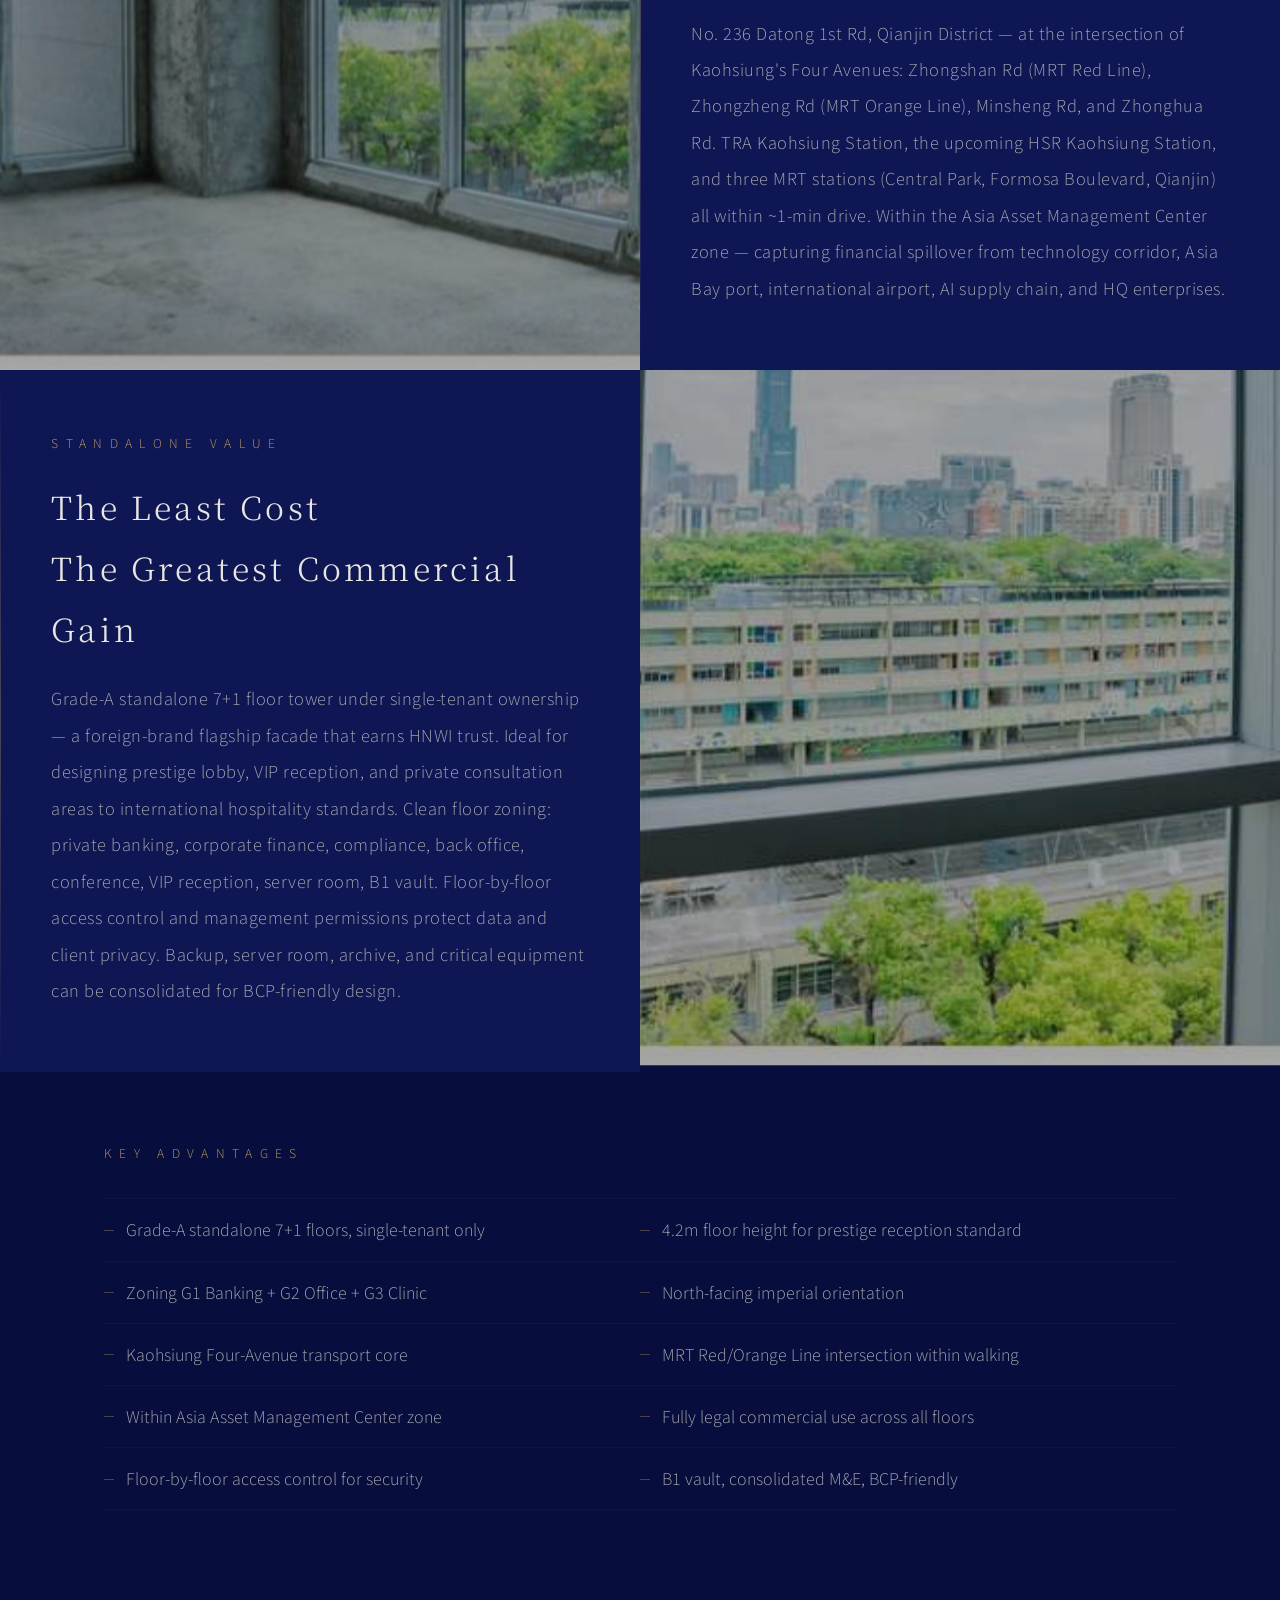
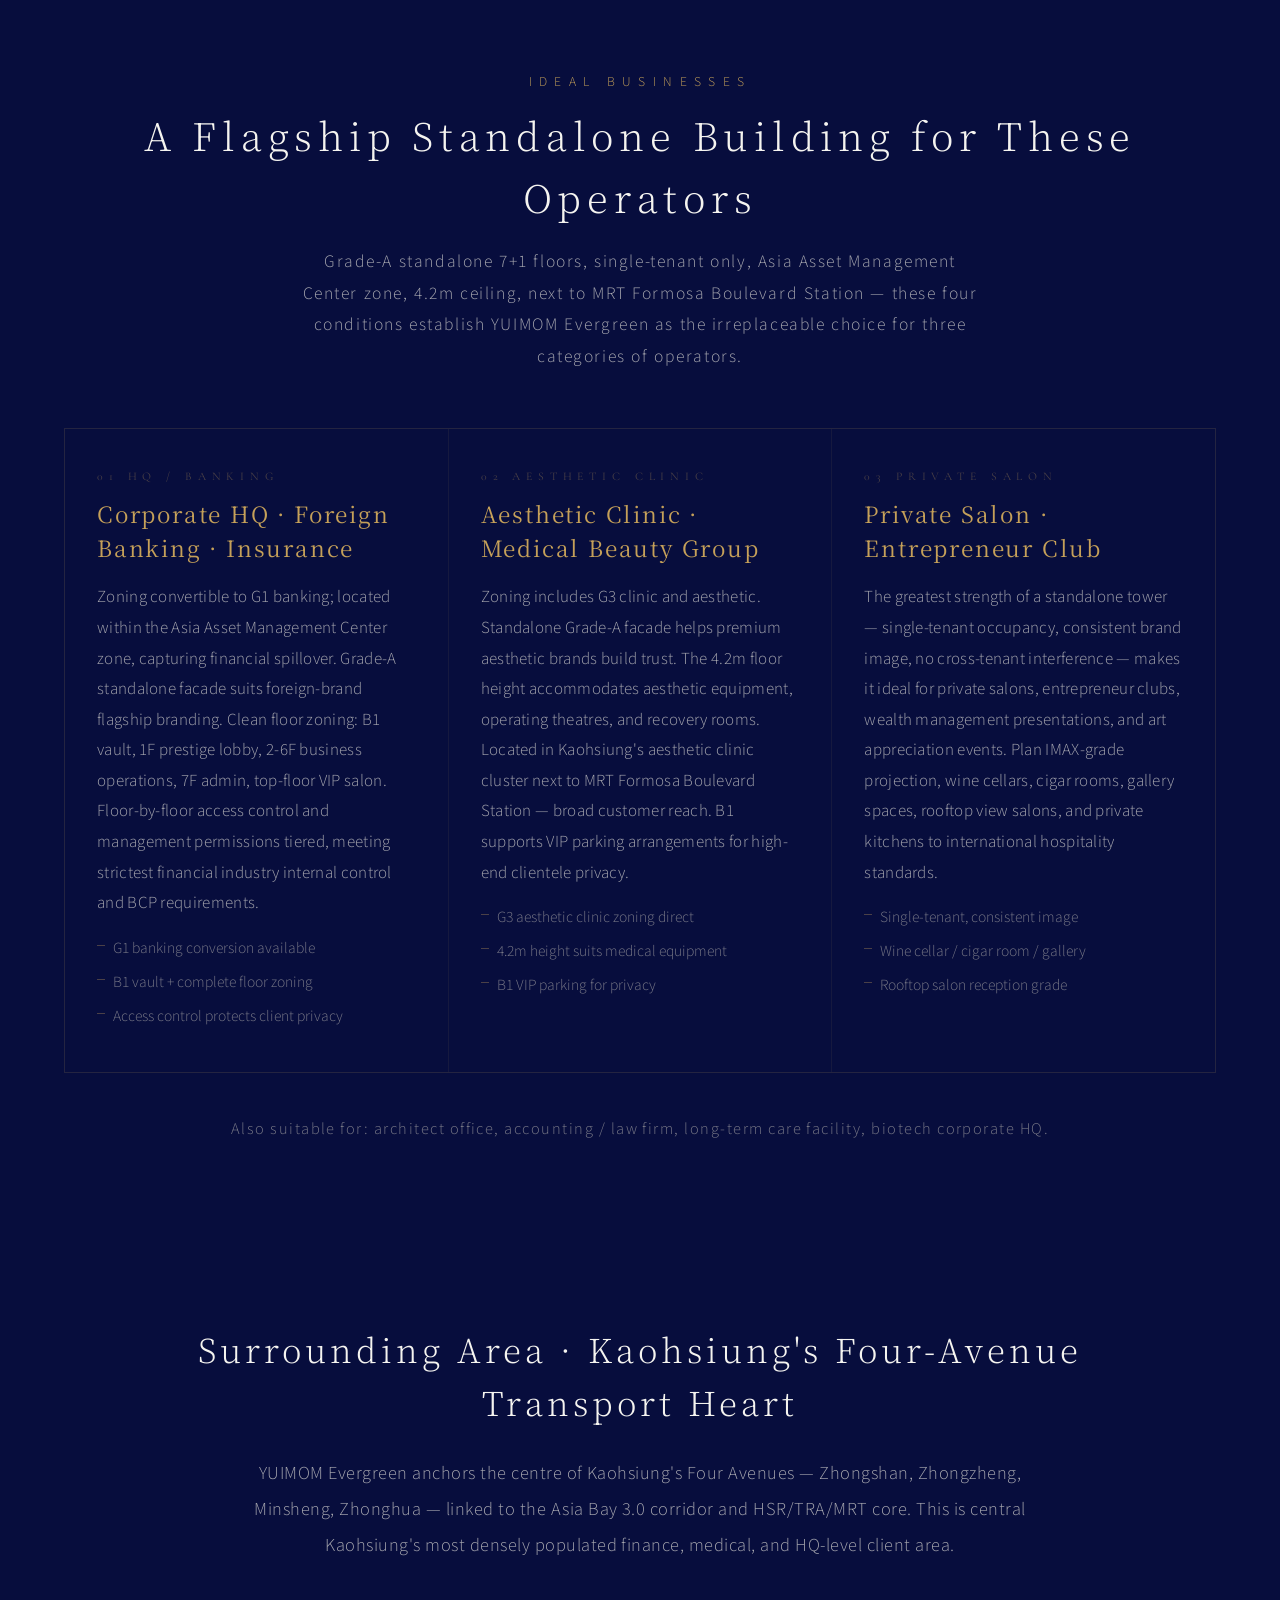
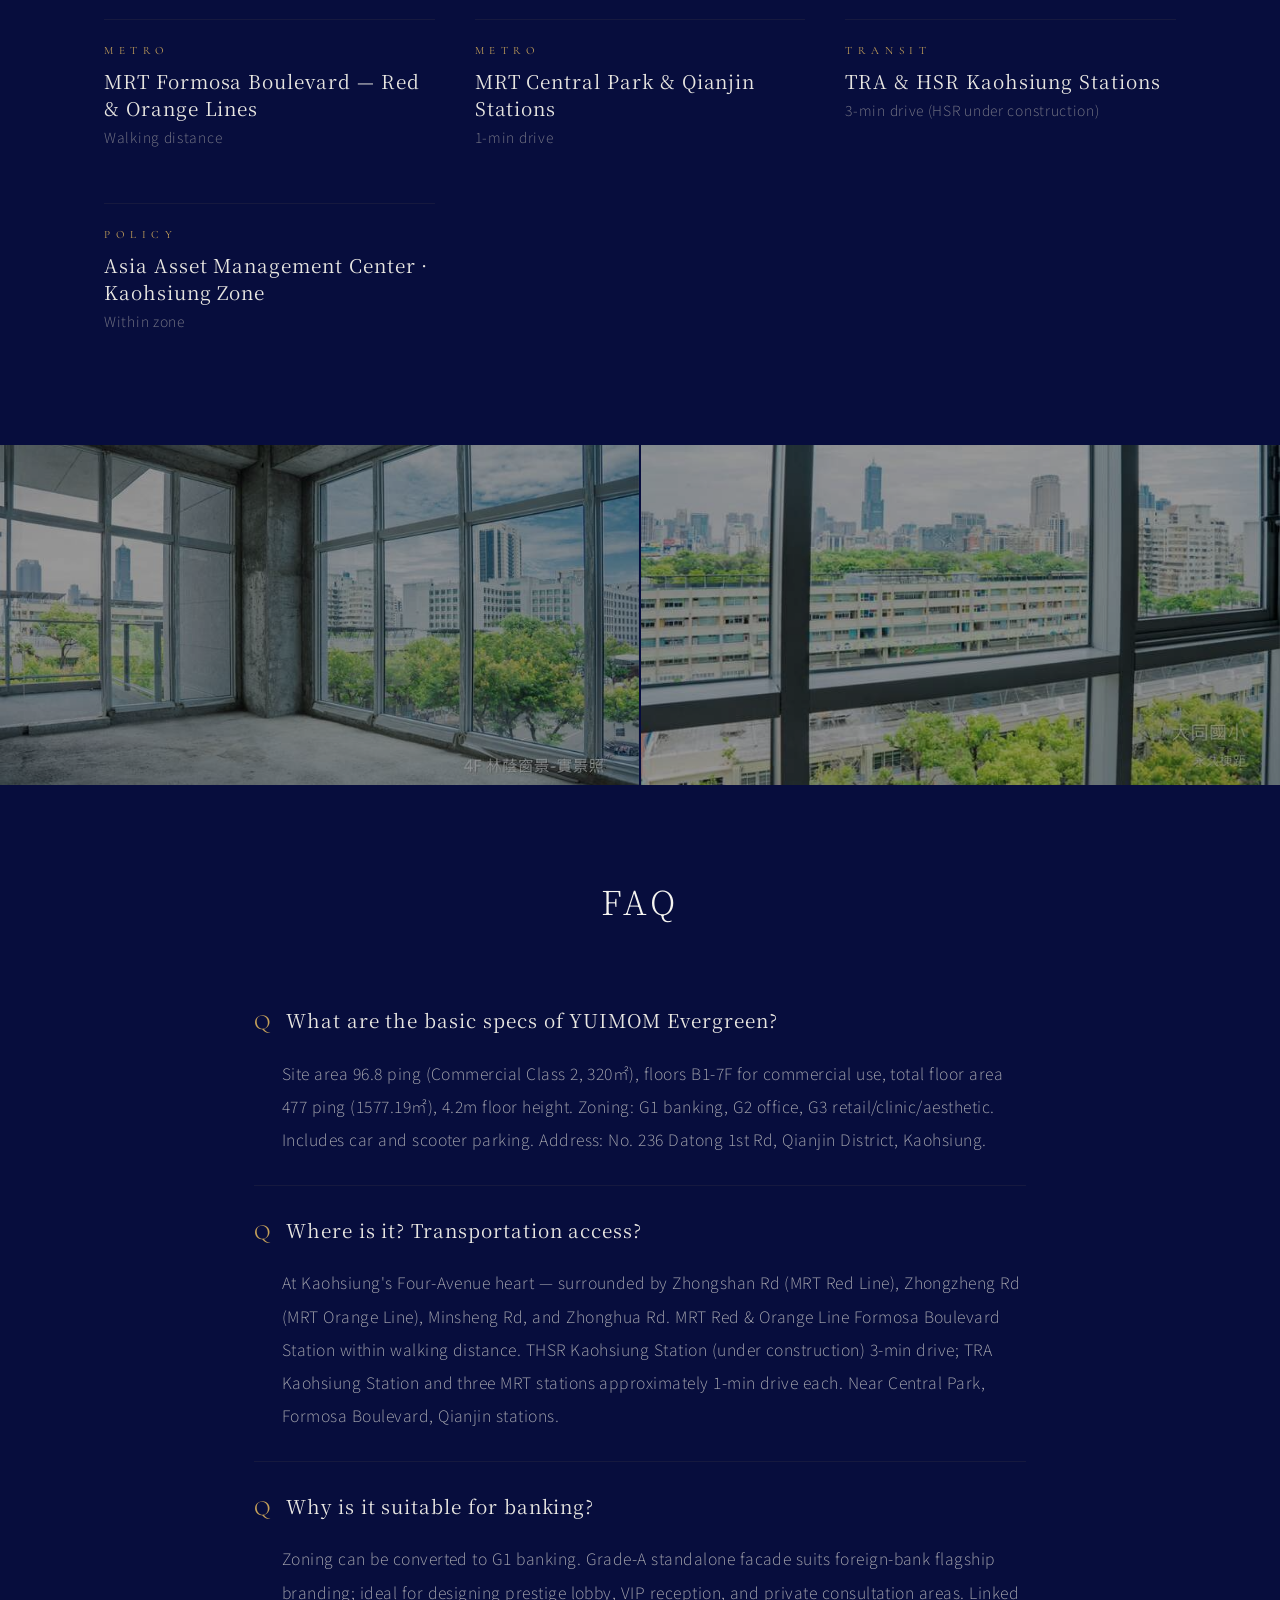
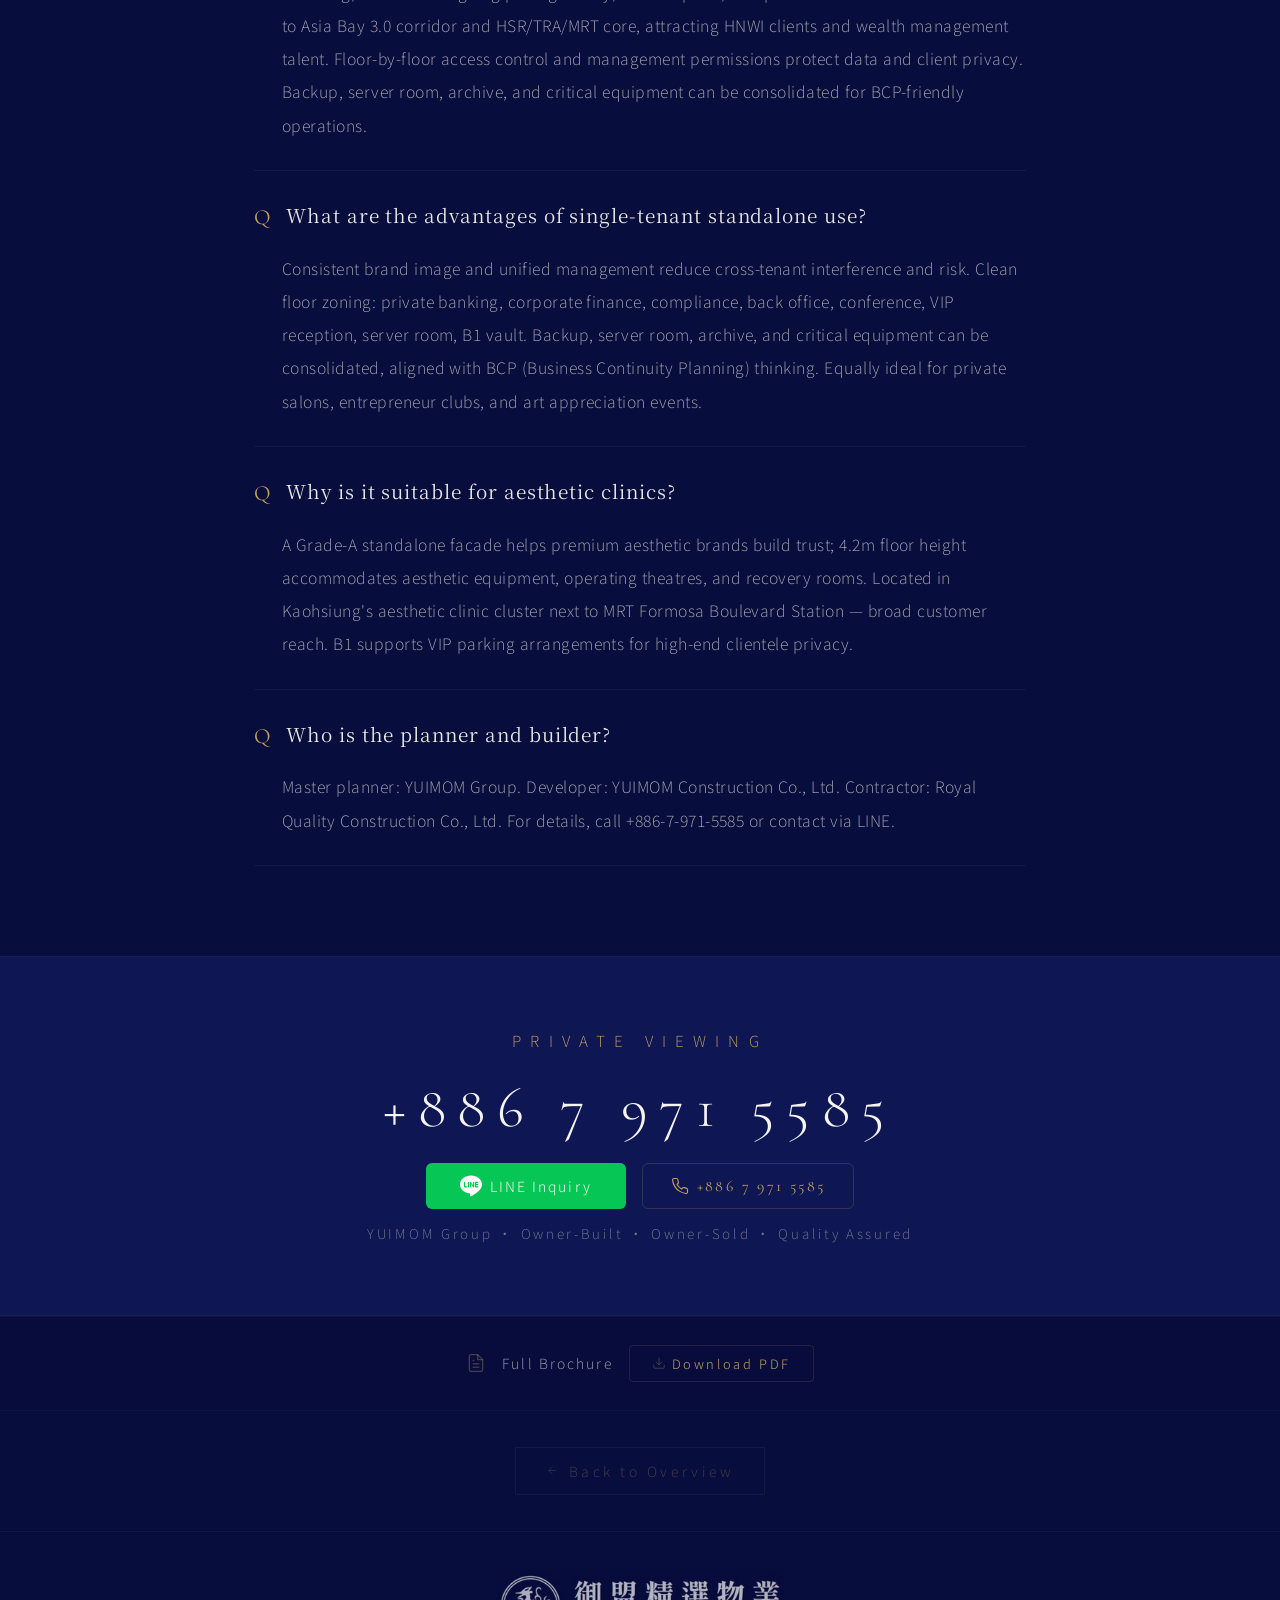
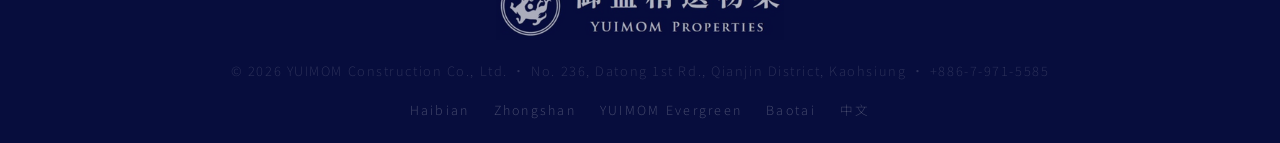
<file: en/changzhuo/index.html>
<!DOCTYPE html>
<html lang="en">
<head>
<meta charset="UTF-8">
<script async src="https://www.googletagmanager.com/gtag/js?id=G-CNVHKR45CL"></script>
<script>window.dataLayer=window.dataLayer||[];function gtag(){dataLayer.push(arguments);}gtag('js',new Date());gtag('config','G-CNVHKR45CL');</script>
<meta name="viewport" content="width=device-width, initial-scale=1.0">
<link rel="icon" href="../../favicon.ico" sizes="32x32">
<link rel="icon" href="../../images/favicon-192.png" sizes="192x192" type="image/png">
<link rel="apple-touch-icon" href="../../images/apple-touch-icon.png">

<title>YUIMOM Evergreen — Grade-A Standalone Office, 477 ping, Kaohsiung Four-Avenue Core | YUIMOM Properties</title>
<meta name="description" content="No. 236 Datong 1st Rd, Qianjin District, Kaohsiung — Grade-A standalone 7+1 floor office tower. Site area 96.8 ping, total floor area 477 ping, 4.2m floor height. Zoning supports G1 banking, G2 office, G3 retail/clinic/aesthetic. At Kaohsiung's Four-Avenue intersection, within Asia Asset Management Center zone, walking distance to MRT Formosa Boulevard Station. Ideal for corporate HQ, foreign banking, aesthetic clinic, and private salon. Owner direct sale: +886-7-971-5585.">
<meta name="keywords" content="Kaohsiung standalone office,Kaohsiung corporate HQ,Kaohsiung aesthetic clinic,private salon Kaohsiung,Kaohsiung architect office,long-term care Kaohsiung,Qianjin office building,Datong Road office,YUIMOM Evergreen,Asia Asset Management Center,Kaohsiung Four Avenue,Grade-A standalone,MRT Formosa Boulevard">
<link rel="canonical" href="https://yuimom.site/en/changzhuo/">
<link rel="alternate" hreflang="zh-Hant" href="https://yuimom.site/changzhuo/">
<link rel="alternate" hreflang="en" href="https://yuimom.site/en/changzhuo/">
<link rel="alternate" hreflang="x-default" href="https://yuimom.site/changzhuo/">

<meta property="og:type" content="article">
<meta property="og:url" content="https://yuimom.site/en/changzhuo/">
<meta property="og:title" content="YUIMOM Evergreen — Grade-A Standalone 7+1 Floor, 477 ping">
<meta property="og:description" content="Grade-A standalone office tower at Kaohsiung's Four-Avenue heart. Total 477 ping across 7+1 floors, 4.2m ceiling. Ideal for corporate HQ, foreign banking, aesthetic clinic, private salon.">
<meta property="og:image" content="https://yuimom.site/images/changzhuo.jpg">
<meta property="og:image:width" content="1200">
<meta property="og:image:height" content="630">
<meta property="og:site_name" content="YUIMOM Properties">
<meta property="og:locale" content="en_US">
<meta name="twitter:card" content="summary_large_image">
<meta name="twitter:image" content="https://yuimom.site/images/changzhuo.jpg">

<link rel="preconnect" href="https://fonts.googleapis.com">
<link rel="preconnect" href="https://fonts.gstatic.com" crossorigin>
<link href="https://fonts.googleapis.com/css2?family=Noto+Serif+TC:wght@200;300;400;500;600;700;900&family=Noto+Sans+TC:wght@100;200;300;400;500&family=Cormorant+Garamond:wght@300;400;500;600&display=swap" rel="stylesheet">
<link rel="stylesheet" href="../../assets/css/main.css">

<script type="application/ld+json">
{
  "@context":"https://schema.org","@type":"Product",
  "name":"YUIMOM Evergreen — Grade-A Standalone Office",
  "description":"No. 236 Datong 1st Rd, Qianjin District, Kaohsiung. Grade-A standalone 7+1 floor office, site 96.8 ping, total floor area 477 ping, 4.2m ceiling.",
  "image":["https://yuimom.site/images/changzhuo.jpg","https://yuimom.site/images/changzhuo2.jpg","https://yuimom.site/images/changzhuo3.jpg"],
  "brand":{"@type":"Brand","name":"YUIMOM Group"},
  "category":"Commercial Real Estate",
  "offers":{"@type":"Offer","url":"https://yuimom.site/en/changzhuo/","priceCurrency":"TWD","availability":"https://schema.org/InStock","seller":{"@type":"Organization","name":"YUIMOM Construction Co., Ltd.","telephone":"+886-7-971-5585"}}
}
</script>
<script type="application/ld+json">
{"@context":"https://schema.org","@type":"BreadcrumbList","itemListElement":[
  {"@type":"ListItem","position":1,"name":"Home","item":"https://yuimom.site/en/"},
  {"@type":"ListItem","position":2,"name":"YUIMOM Evergreen Standalone Office","item":"https://yuimom.site/en/changzhuo/"}
]}
</script>
<script type="application/ld+json">
{"@context":"https://schema.org","@type":"FAQPage","mainEntity":[
  {"@type":"Question","name":"What are the basic specs of YUIMOM Evergreen?","acceptedAnswer":{"@type":"Answer","text":"Site area 96.8 ping (Commercial Class 2, 320㎡), floors B1-7F for commercial use, total floor area 477 ping (1577.19㎡), 4.2m floor height. Zoning: G1 banking, G2 office, G3 retail/clinic/aesthetic. Includes car and scooter parking. Address: No. 236 Datong 1st Rd, Qianjin District, Kaohsiung."}},
  {"@type":"Question","name":"Where is it? Transportation access?","acceptedAnswer":{"@type":"Answer","text":"At Kaohsiung's Four-Avenue heart — surrounded by Zhongshan Rd (MRT Red Line), Zhongzheng Rd (MRT Orange Line), Minsheng Rd, and Zhonghua Rd. MRT Red & Orange Line Formosa Boulevard Station within walking distance. THSR Kaohsiung Station (under construction) 3-min drive; TRA Kaohsiung Station and three MRT stations (Central Park, Formosa Boulevard, Qianjin) approximately 1-min drive."}},
  {"@type":"Question","name":"Why is it suitable for banking?","acceptedAnswer":{"@type":"Answer","text":"Zoning can be converted to G1 banking. Grade-A standalone facade suits foreign-bank flagship branding; ideal for designing prestige lobby, VIP reception, and private consultation areas. Linked to Asia Bay 3.0 corridor and HSR/TRA/MRT core, attracting HNWI clients and wealth management talent. Floor-by-floor access control and management permissions protect data and client privacy."}},
  {"@type":"Question","name":"What are the advantages of single-tenant standalone use?","acceptedAnswer":{"@type":"Answer","text":"Consistent brand image and unified management reduce cross-tenant interference and risk. Clean floor zoning: private banking, corporate finance, compliance, back office, conference, VIP reception, server room, B1 vault. Backup, server room, archive, and critical equipment can be consolidated — aligned with BCP (Business Continuity Planning) thinking."}},
  {"@type":"Question","name":"Why is it suitable for aesthetic clinics?","acceptedAnswer":{"@type":"Answer","text":"A Grade-A standalone facade helps premium aesthetic brands build trust; 4.2m floor height accommodates aesthetic equipment, operating theatres, and recovery rooms. Located in Kaohsiung's aesthetic clinic cluster next to MRT Formosa Boulevard Station — broad customer reach. B1 supports VIP parking arrangements for high-end clientele privacy."}}
]}
</script>
</head>
<body>

<nav class="nav" id="mainNav">
  <a href="../../en/" aria-label="YUIMOM Group Home"><img class="nav-logo" src="../../images/logo_nav.png" alt="YUIMOM Group"></a>
  <div class="nav-toggle" id="navToggle" onclick="toggleMenu()"><span></span><span></span><span></span></div>
  <div class="nav-right" id="navRight">
    <div class="nav-links">
      <a class="nav-link" href="../../en/">Overview</a>
      <a class="nav-link" href="../../en/haiban/">Haibian Flagship</a>
      <a class="nav-link" href="../../en/zhongshan/">Zhongshan Venue</a>
      <a class="nav-link active" href="../../en/changzhuo/">YUIMOM Evergreen</a>
      <a class="nav-link" href="../../en/baotai/">Baotai Corner</a>
    </div>
    <a class="lang-btn" href="../../changzhuo/" aria-label="切換到中文">中</a>
  </div>
</nav>

<main>

<nav class="breadcrumb" aria-label="Breadcrumb">
  <a href="../../en/">YUIMOM</a><span class="sep">/</span>YUIMOM EVERGREEN
</nav>

<section class="prop-hero">
  <img class="prop-hero-img parallax-bg" src="../../images/changzhuo.jpg" alt="YUIMOM Evergreen — Grade-A standalone 7+1 floor office at Kaohsiung's Four-Avenue heart">
  <div class="prop-hero-overlay">
    <div class="prop-overline">YUIMOM EVERGREEN  ·  STANDALONE OFFICE</div>
    <h1 class="prop-title">YUIMOM Evergreen</h1>
    <p class="prop-tagline">Four-Avenue Heart  ·  Grade-A 7+1 Floor Standalone  ·  Single-Tenant</p>
  </div>
  <div class="prop-hero-stat"><div class="big-num">477<span class="big-unit">ping</span></div></div>
</section>

<div class="prop-body">

<div class="stats-strip">
  <div class="stat-cell reveal reveal-up"><div class="stat-num">477</div><div class="stat-label">TOTAL FLOOR</div></div>
  <div class="stat-cell reveal reveal-up"><div class="stat-num">7+1</div><div class="stat-label">STANDALONE FLOORS</div></div>
  <div class="stat-cell reveal reveal-up"><div class="stat-num">4.2M</div><div class="stat-label">FLOOR HEIGHT</div></div>
  <div class="stat-cell reveal reveal-up"><div class="stat-num">96.8</div><div class="stat-label">SITE PING</div></div>
</div>

<div class="invite-block">
  <div class="invite-image"><img class="parallax-bg" src="../../images/changzhuo2.jpg" alt="YUIMOM Evergreen — office lobby concept"></div>
  <div class="invite-text">
    <div class="invite-label reveal reveal-up">LOCATION ADVANTAGE</div>
    <h2 class="invite-heading reveal reveal-up">Kaohsiung's Four-Avenue Heart<br>Airport · Asia Bay · Triple-Rail Transport</h2>
    <p class="invite-body reveal reveal-up">No. 236 Datong 1st Rd, Qianjin District — at the intersection of Kaohsiung's Four Avenues: Zhongshan Rd (MRT Red Line), Zhongzheng Rd (MRT Orange Line), Minsheng Rd, and Zhonghua Rd. TRA Kaohsiung Station, the upcoming HSR Kaohsiung Station, and three MRT stations (Central Park, Formosa Boulevard, Qianjin) all within ~1-min drive. Within the Asia Asset Management Center zone — capturing financial spillover from technology corridor, Asia Bay port, international airport, AI supply chain, and HQ enterprises.</p>
  </div>
</div>

<div class="invite-block">
  <div class="invite-text">
    <div class="invite-label reveal reveal-up">STANDALONE VALUE</div>
    <h2 class="invite-heading reveal reveal-up">The Least Cost<br>The Greatest Commercial Gain</h2>
    <p class="invite-body reveal reveal-up">Grade-A standalone 7+1 floor tower under single-tenant ownership — a foreign-brand flagship facade that earns HNWI trust. Ideal for designing prestige lobby, VIP reception, and private consultation areas to international hospitality standards. Clean floor zoning: private banking, corporate finance, compliance, back office, conference, VIP reception, server room, B1 vault. Floor-by-floor access control and management permissions protect data and client privacy. Backup, server room, archive, and critical equipment can be consolidated for BCP-friendly design.</p>
  </div>
  <div class="invite-image"><img class="parallax-bg" src="../../images/changzhuo3.jpg" alt="YUIMOM Evergreen — high-ceiling lobby concept"></div>
</div>

<div class="highlights-section">
  <div class="highlights-title reveal reveal-up">KEY ADVANTAGES</div>
  <div class="hl-grid">
    <div class="hl-item reveal reveal-up">Grade-A standalone 7+1 floors, single-tenant only</div>
    <div class="hl-item reveal reveal-up">4.2m floor height for prestige reception standard</div>
    <div class="hl-item reveal reveal-up">Zoning G1 Banking + G2 Office + G3 Clinic</div>
    <div class="hl-item reveal reveal-up">North-facing imperial orientation</div>
    <div class="hl-item reveal reveal-up">Kaohsiung Four-Avenue transport core</div>
    <div class="hl-item reveal reveal-up">MRT Red/Orange Line intersection within walking</div>
    <div class="hl-item reveal reveal-up">Within Asia Asset Management Center zone</div>
    <div class="hl-item reveal reveal-up">Fully legal commercial use across all floors</div>
    <div class="hl-item reveal reveal-up">Floor-by-floor access control for security</div>
    <div class="hl-item reveal reveal-up">B1 vault, consolidated M&E, BCP-friendly</div>
  </div>
</div>

<section class="usecase-section">
  <div class="usecase-head">
    <div class="highlights-title reveal reveal-up">IDEAL BUSINESSES</div>
    <h2 class="reveal reveal-up">A Flagship Standalone Building for These Operators</h2>
    <p class="reveal reveal-up">Grade-A standalone 7+1 floors, single-tenant only, Asia Asset Management Center zone, 4.2m ceiling, next to MRT Formosa Boulevard Station — these four conditions establish YUIMOM Evergreen as the irreplaceable choice for three categories of operators.</p>
  </div>

  <div class="usecase-grid">
    <div class="usecase-card reveal reveal-up">
      <div class="uc-icon">01  HQ / BANKING</div>
      <h3>Corporate HQ · Foreign Banking · Insurance</h3>
      <p>Zoning convertible to G1 banking; located within the Asia Asset Management Center zone, capturing financial spillover. Grade-A standalone facade suits foreign-brand flagship branding. Clean floor zoning: B1 vault, 1F prestige lobby, 2-6F business operations, 7F admin, top-floor VIP salon. Floor-by-floor access control and management permissions tiered, meeting strictest financial industry internal control and BCP requirements.</p>
      <ul>
        <li>G1 banking conversion available</li>
        <li>B1 vault + complete floor zoning</li>
        <li>Access control protects client privacy</li>
      </ul>
    </div>

    <div class="usecase-card reveal reveal-up">
      <div class="uc-icon">02  AESTHETIC CLINIC</div>
      <h3>Aesthetic Clinic · Medical Beauty Group</h3>
      <p>Zoning includes G3 clinic and aesthetic. Standalone Grade-A facade helps premium aesthetic brands build trust. The 4.2m floor height accommodates aesthetic equipment, operating theatres, and recovery rooms. Located in Kaohsiung's aesthetic clinic cluster next to MRT Formosa Boulevard Station — broad customer reach. B1 supports VIP parking arrangements for high-end clientele privacy.</p>
      <ul>
        <li>G3 aesthetic clinic zoning direct</li>
        <li>4.2m height suits medical equipment</li>
        <li>B1 VIP parking for privacy</li>
      </ul>
    </div>

    <div class="usecase-card reveal reveal-up">
      <div class="uc-icon">03  PRIVATE SALON</div>
      <h3>Private Salon · Entrepreneur Club</h3>
      <p>The greatest strength of a standalone tower — single-tenant occupancy, consistent brand image, no cross-tenant interference — makes it ideal for private salons, entrepreneur clubs, wealth management presentations, and art appreciation events. Plan IMAX-grade projection, wine cellars, cigar rooms, gallery spaces, rooftop view salons, and private kitchens to international hospitality standards.</p>
      <ul>
        <li>Single-tenant, consistent image</li>
        <li>Wine cellar / cigar room / gallery</li>
        <li>Rooftop salon reception grade</li>
      </ul>
    </div>
  </div>

  <p class="reveal reveal-up" style="text-align:center;margin-top:40px;font-size:0.82rem;letter-spacing:0.1em;color:var(--steel);line-height:2;font-weight:200">Also suitable for: architect office, accounting / law firm, long-term care facility, biotech corporate HQ.</p>
</section>

<section class="location-section">
  <h2 class="reveal reveal-up">Surrounding Area  ·  Kaohsiung's Four-Avenue Transport Heart</h2>
  <p class="location-intro reveal reveal-up">YUIMOM Evergreen anchors the centre of Kaohsiung's Four Avenues — Zhongshan, Zhongzheng, Minsheng, Zhonghua — linked to the Asia Bay 3.0 corridor and HSR/TRA/MRT core. This is central Kaohsiung's most densely populated finance, medical, and HQ-level client area.</p>

  <div class="location-grid">
    <div class="loc-item">
      <div class="loc-label">METRO</div>
      <div class="loc-name">MRT Formosa Boulevard — Red & Orange Lines</div>
      <div class="loc-dist">Walking distance</div>
    </div>
    <div class="loc-item">
      <div class="loc-label">METRO</div>
      <div class="loc-name">MRT Central Park & Qianjin Stations</div>
      <div class="loc-dist">1-min drive</div>
    </div>
    <div class="loc-item">
      <div class="loc-label">TRANSIT</div>
      <div class="loc-name">TRA & HSR Kaohsiung Stations</div>
      <div class="loc-dist">3-min drive (HSR under construction)</div>
    </div>
    <div class="loc-item">
      <div class="loc-label">POLICY</div>
      <div class="loc-name">Asia Asset Management Center · Kaohsiung Zone</div>
      <div class="loc-dist">Within zone</div>
    </div>
  </div>
</section>

<div class="gallery-full">
  <img src="../../images/changzhuo2.jpg" alt="YUIMOM Evergreen office lobby concept" loading="lazy" class="reveal reveal-left">
  <img src="../../images/changzhuo3.jpg" alt="YUIMOM Evergreen interior concept" loading="lazy" class="reveal reveal-right">
</div>

<section class="faq-section">
  <h2 class="reveal reveal-up">FAQ</h2>

  <div class="faq-item reveal reveal-up">
    <div class="faq-q">What are the basic specs of YUIMOM Evergreen?</div>
    <p class="faq-a">Site area 96.8 ping (Commercial Class 2, 320㎡), floors B1-7F for commercial use, total floor area 477 ping (1577.19㎡), 4.2m floor height. Zoning: G1 banking, G2 office, G3 retail/clinic/aesthetic. Includes car and scooter parking. Address: No. 236 Datong 1st Rd, Qianjin District, Kaohsiung.</p>
  </div>

  <div class="faq-item reveal reveal-up">
    <div class="faq-q">Where is it? Transportation access?</div>
    <p class="faq-a">At Kaohsiung's Four-Avenue heart — surrounded by Zhongshan Rd (MRT Red Line), Zhongzheng Rd (MRT Orange Line), Minsheng Rd, and Zhonghua Rd. MRT Red & Orange Line Formosa Boulevard Station within walking distance. THSR Kaohsiung Station (under construction) 3-min drive; TRA Kaohsiung Station and three MRT stations approximately 1-min drive each. Near Central Park, Formosa Boulevard, Qianjin stations.</p>
  </div>

  <div class="faq-item reveal reveal-up">
    <div class="faq-q">Why is it suitable for banking?</div>
    <p class="faq-a">Zoning can be converted to G1 banking. Grade-A standalone facade suits foreign-bank flagship branding; ideal for designing prestige lobby, VIP reception, and private consultation areas. Linked to Asia Bay 3.0 corridor and HSR/TRA/MRT core, attracting HNWI clients and wealth management talent. Floor-by-floor access control and management permissions protect data and client privacy. Backup, server room, archive, and critical equipment can be consolidated for BCP-friendly operations.</p>
  </div>

  <div class="faq-item reveal reveal-up">
    <div class="faq-q">What are the advantages of single-tenant standalone use?</div>
    <p class="faq-a">Consistent brand image and unified management reduce cross-tenant interference and risk. Clean floor zoning: private banking, corporate finance, compliance, back office, conference, VIP reception, server room, B1 vault. Backup, server room, archive, and critical equipment can be consolidated, aligned with BCP (Business Continuity Planning) thinking. Equally ideal for private salons, entrepreneur clubs, and art appreciation events.</p>
  </div>

  <div class="faq-item reveal reveal-up">
    <div class="faq-q">Why is it suitable for aesthetic clinics?</div>
    <p class="faq-a">A Grade-A standalone facade helps premium aesthetic brands build trust; 4.2m floor height accommodates aesthetic equipment, operating theatres, and recovery rooms. Located in Kaohsiung's aesthetic clinic cluster next to MRT Formosa Boulevard Station — broad customer reach. B1 supports VIP parking arrangements for high-end clientele privacy.</p>
  </div>

  <div class="faq-item reveal reveal-up">
    <div class="faq-q">Who is the planner and builder?</div>
    <p class="faq-a">Master planner: YUIMOM Group. Developer: YUIMOM Construction Co., Ltd. Contractor: Royal Quality Construction Co., Ltd. For details, call +886-7-971-5585 or contact via LINE.</p>
  </div>
</section>

<div class="cta-section">
  <div class="cta-label">PRIVATE VIEWING</div>
  <a href="tel:+886-7-971-5585" style="font-family:var(--eng);font-size:clamp(2.2rem,4.5vw,3.2rem);font-weight:300;letter-spacing:0.2em;color:var(--white);text-decoration:none;display:block;margin-bottom:10px">+886 7 971 5585</a>
  <div class="cta-actions">
    <a href="https://lin.ee/XohJVp8" target="_blank" rel="noopener" class="cta-line">
      <svg viewBox="0 0 24 24" fill="white"><path d="M19.365 9.863c.349 0 .63.285.63.631 0 .345-.281.63-.63.63H17.61v1.125h1.755c.349 0 .63.283.63.63 0 .344-.281.629-.63.629h-2.386c-.345 0-.627-.285-.627-.629V8.108c0-.345.282-.63.63-.63h2.386c.346 0 .627.285.627.63 0 .349-.281.63-.63.63H17.61v1.125h1.755zm-3.855 3.016c0 .27-.174.51-.432.596-.064.021-.133.031-.199.031-.211 0-.391-.09-.51-.25l-2.443-3.317v2.94c0 .344-.279.629-.631.629-.346 0-.626-.285-.626-.629V8.108c0-.27.173-.51.43-.595.06-.023.136-.033.194-.033.195 0 .375.104.495.254l2.462 3.33V8.108c0-.345.282-.63.63-.63.345 0 .63.285.63.63v4.771zm-5.741 0c0 .344-.282.629-.631.629-.345 0-.627-.285-.627-.629V8.108c0-.345.282-.63.63-.63.346 0 .628.285.628.63v4.771zm-2.466.629H4.917c-.345 0-.63-.285-.63-.629V8.108c0-.345.285-.63.63-.63.348 0 .63.285.63.63v4.141h1.756c.348 0 .629.283.629.63 0 .344-.282.629-.629.629M24 10.314C24 4.943 18.615.572 12 .572S0 4.943 0 10.314c0 4.811 4.27 8.842 10.035 9.608.391.082.923.258 1.058.59.12.301.079.766.038 1.08l-.164 1.02c-.045.301-.24 1.186 1.049.645 1.291-.539 6.916-4.078 9.436-6.975C23.176 14.393 24 12.458 24 10.314"/></svg>
      <span>LINE Inquiry</span>
    </a>
    <a href="tel:+886-7-971-5585" class="cta-tel">
      <svg viewBox="0 0 24 24" fill="none" stroke="currentColor" stroke-width="1.5"><path d="M22 16.92v3a2 2 0 01-2.18 2 19.79 19.79 0 01-8.63-3.07 19.5 19.5 0 01-6-6 19.79 19.79 0 01-3.07-8.67A2 2 0 014.11 2h3a2 2 0 012 1.72c.127.96.361 1.903.7 2.81a2 2 0 01-.45 2.11L8.09 9.91a16 16 0 006 6l1.27-1.27a2 2 0 012.11-.45c.907.339 1.85.573 2.81.7A2 2 0 0122 16.92z"/></svg>
      <span>+886 7 971 5585</span>
    </a>
  </div>
  <div class="cta-note">YUIMOM Group  ·  Owner-Built  ·  Owner-Sold  ·  Quality Assured</div>
</div>

<div class="pdf-bar">
  <div class="pdf-bar-inner">
    <svg viewBox="0 0 24 24" fill="none" stroke="currentColor" stroke-width="1.5"><path d="M14 2H6a2 2 0 00-2 2v16a2 2 0 002 2h12a2 2 0 002-2V8z"/><polyline points="14 2 14 8 20 8"/><line x1="16" y1="13" x2="8" y2="13"/><line x1="16" y1="17" x2="8" y2="17"/><polyline points="10 9 9 9 8 9"/></svg>
    <span class="pdf-bar-label">Full Brochure</span>
    <a href="../../pdf/changzhuo.pdf" target="_blank" rel="noopener" class="pdf-bar-btn">
      <svg viewBox="0 0 24 24" fill="none" stroke="currentColor" stroke-width="1.5"><path d="M21 15v4a2 2 0 01-2 2H5a2 2 0 01-2-2v-4"/><polyline points="7 10 12 15 17 10"/><line x1="12" y1="15" x2="12" y2="3"/></svg>
      <span>Download PDF</span>
    </a>
  </div>
</div>

<div class="back-nav">
  <a class="back-btn" href="../../en/">
    <svg viewBox="0 0 24 24" fill="none" stroke="currentColor" stroke-width="1"><path d="M19 12H5M12 19l-7-7 7-7"/></svg>
    <span>Back to Overview</span>
  </a>
</div>

</div>
</main>

<div class="mobile-cta-bar" role="navigation" aria-label="Quick Contact">
  <div class="mobile-cta-bar-inner">
    <a href="tel:+886-7-971-5585" class="mcta-tel" aria-label="Call +886-7-971-5585">
      <svg viewBox="0 0 24 24" fill="none" stroke="currentColor" stroke-width="1.5"><path d="M22 16.92v3a2 2 0 01-2.18 2 19.79 19.79 0 01-8.63-3.07 19.5 19.5 0 01-6-6 19.79 19.79 0 01-3.07-8.67A2 2 0 014.11 2h3a2 2 0 012 1.72c.127.96.361 1.903.7 2.81a2 2 0 01-.45 2.11L8.09 9.91a16 16 0 006 6l1.27-1.27a2 2 0 012.11-.45c.907.339 1.85.573 2.81.7A2 2 0 0122 16.92z"/></svg>
      <span>Call Now</span>
    </a>
    <a href="https://lin.ee/XohJVp8" target="_blank" rel="noopener" class="mcta-line" aria-label="LINE Inquiry">
      <svg viewBox="0 0 24 24" fill="white"><path d="M19.365 9.863c.349 0 .63.285.63.631 0 .345-.281.63-.63.63H17.61v1.125h1.755c.349 0 .63.283.63.63 0 .344-.281.629-.63.629h-2.386c-.345 0-.627-.285-.627-.629V8.108c0-.345.282-.63.63-.63h2.386c.346 0 .627.285.627.63 0 .349-.281.63-.63.63H17.61v1.125h1.755zm-3.855 3.016c0 .27-.174.51-.432.596-.064.021-.133.031-.199.031-.211 0-.391-.09-.51-.25l-2.443-3.317v2.94c0 .344-.279.629-.631.629-.346 0-.626-.285-.626-.629V8.108c0-.27.173-.51.43-.595.06-.023.136-.033.194-.033.195 0 .375.104.495.254l2.462 3.33V8.108c0-.345.282-.63.63-.63.345 0 .63.285.63.63v4.771zm-5.741 0c0 .344-.282.629-.631.629-.345 0-.627-.285-.627-.629V8.108c0-.345.282-.63.63-.63.346 0 .628.285.628.63v4.771zm-2.466.629H4.917c-.345 0-.63-.285-.63-.629V8.108c0-.345.285-.63.63-.63.348 0 .63.285.63.63v4.141h1.756c.348 0 .629.283.629.63 0 .344-.282.629-.629.629M24 10.314C24 4.943 18.615.572 12 .572S0 4.943 0 10.314c0 4.811 4.27 8.842 10.035 9.608.391.082.923.258 1.058.59.12.301.079.766.038 1.08l-.164 1.02c-.045.301-.24 1.186 1.049.645 1.291-.539 6.916-4.078 9.436-6.975C23.176 14.393 24 12.458 24 10.314"/></svg>
      <span>LINE</span>
    </a>
  </div>
</div>

<a href="https://lin.ee/XohJVp8" target="_blank" rel="noopener" class="line-float" aria-label="LINE"><svg viewBox="0 0 24 24" fill="white"><path d="M19.365 9.863c.349 0 .63.285.63.631 0 .345-.281.63-.63.63H17.61v1.125h1.755c.349 0 .63.283.63.63 0 .344-.281.629-.63.629h-2.386c-.345 0-.627-.285-.627-.629V8.108c0-.345.282-.63.63-.63h2.386c.346 0 .627.285.627.63 0 .349-.281.63-.63.63H17.61v1.125h1.755zm-3.855 3.016c0 .27-.174.51-.432.596-.064.021-.133.031-.199.031-.211 0-.391-.09-.51-.25l-2.443-3.317v2.94c0 .344-.279.629-.631.629-.346 0-.626-.285-.626-.629V8.108c0-.27.173-.51.43-.595.06-.023.136-.033.194-.033.195 0 .375.104.495.254l2.462 3.33V8.108c0-.345.282-.63.63-.63.345 0 .63.285.63.63v4.771zm-5.741 0c0 .344-.282.629-.631.629-.345 0-.627-.285-.627-.629V8.108c0-.345.282-.63.63-.63.346 0 .628.285.628.63v4.771zm-2.466.629H4.917c-.345 0-.63-.285-.63-.629V8.108c0-.345.285-.63.63-.63.348 0 .63.285.63.63v4.141h1.756c.348 0 .629.283.629.63 0 .344-.282.629-.629.629M24 10.314C24 4.943 18.615.572 12 .572S0 4.943 0 10.314c0 4.811 4.27 8.842 10.035 9.608.391.082.923.258 1.058.59.12.301.079.766.038 1.08l-.164 1.02c-.045.301-.24 1.186 1.049.645 1.291-.539 6.916-4.078 9.436-6.975C23.176 14.393 24 12.458 24 10.314"/></svg></a>

<footer class="footer">
  <img class="footer-logo" src="../../images/logo_nav.png" alt="YUIMOM Group">
  <div class="footer-copy">© 2026 YUIMOM Construction Co., Ltd.  ·  No. 236, Datong 1st Rd., Qianjin District, Kaohsiung  ·  +886-7-971-5585</div>
  <div class="footer-links">
    <a href="../../en/haiban/">Haibian</a>
    <a href="../../en/zhongshan/">Zhongshan</a>
    <a href="../../en/changzhuo/">YUIMOM Evergreen</a>
    <a href="../../en/baotai/">Baotai</a>
    <a href="../../changzhuo/">中文</a>
  </div>
</footer>

<script src="../../assets/js/main.js"></script>
</body>
</html>
</file>
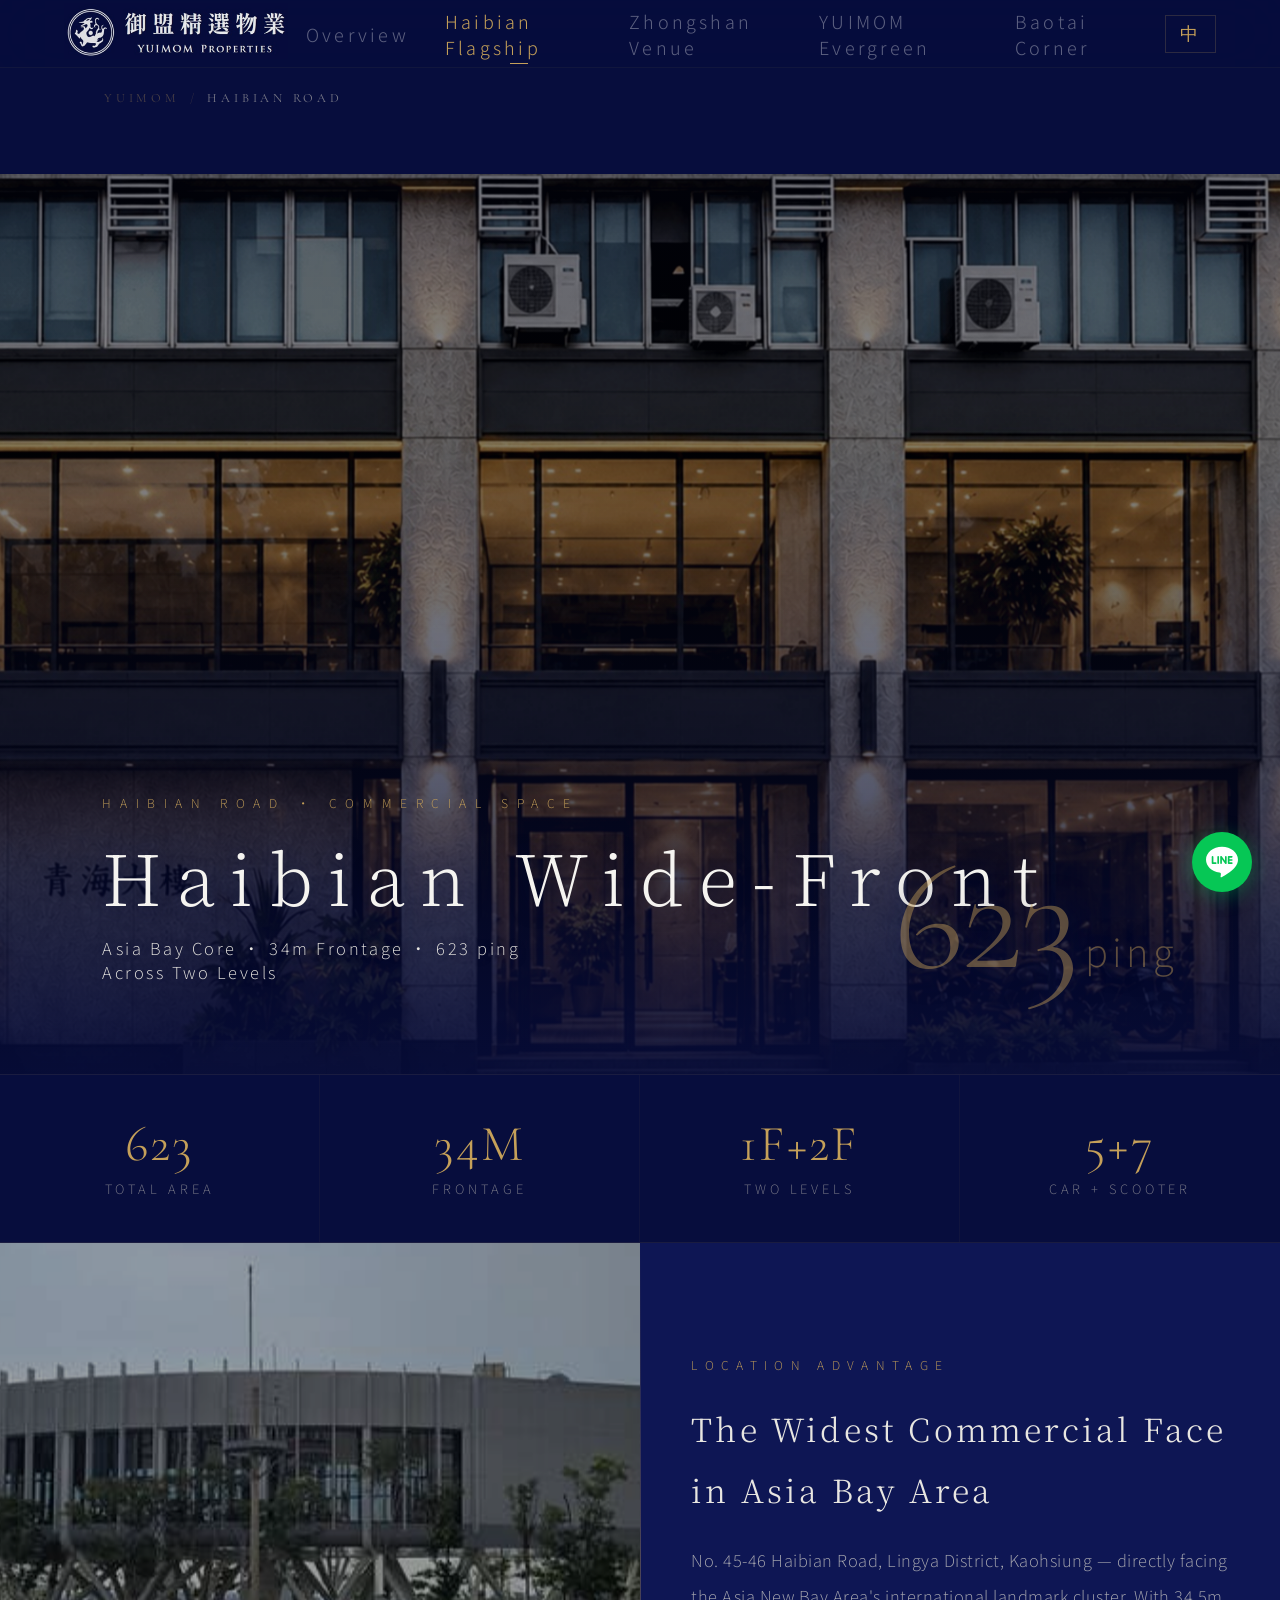
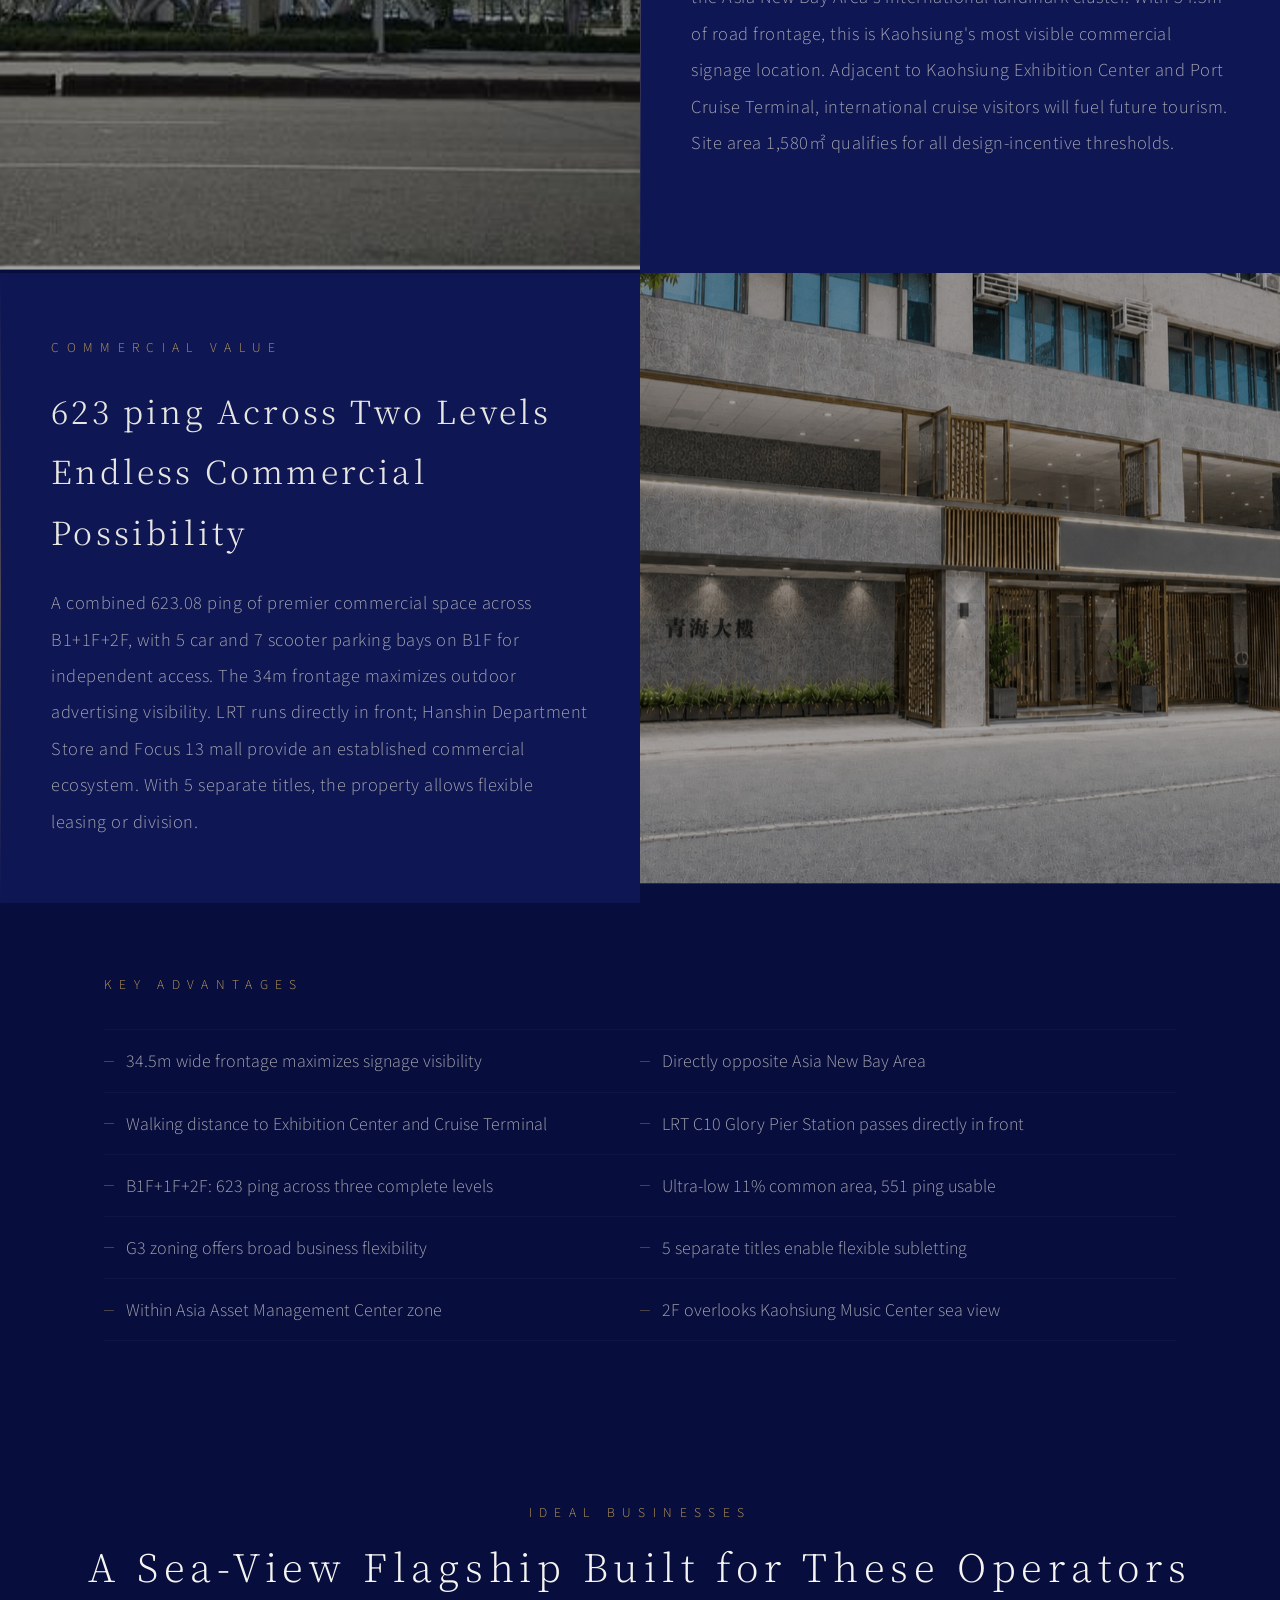
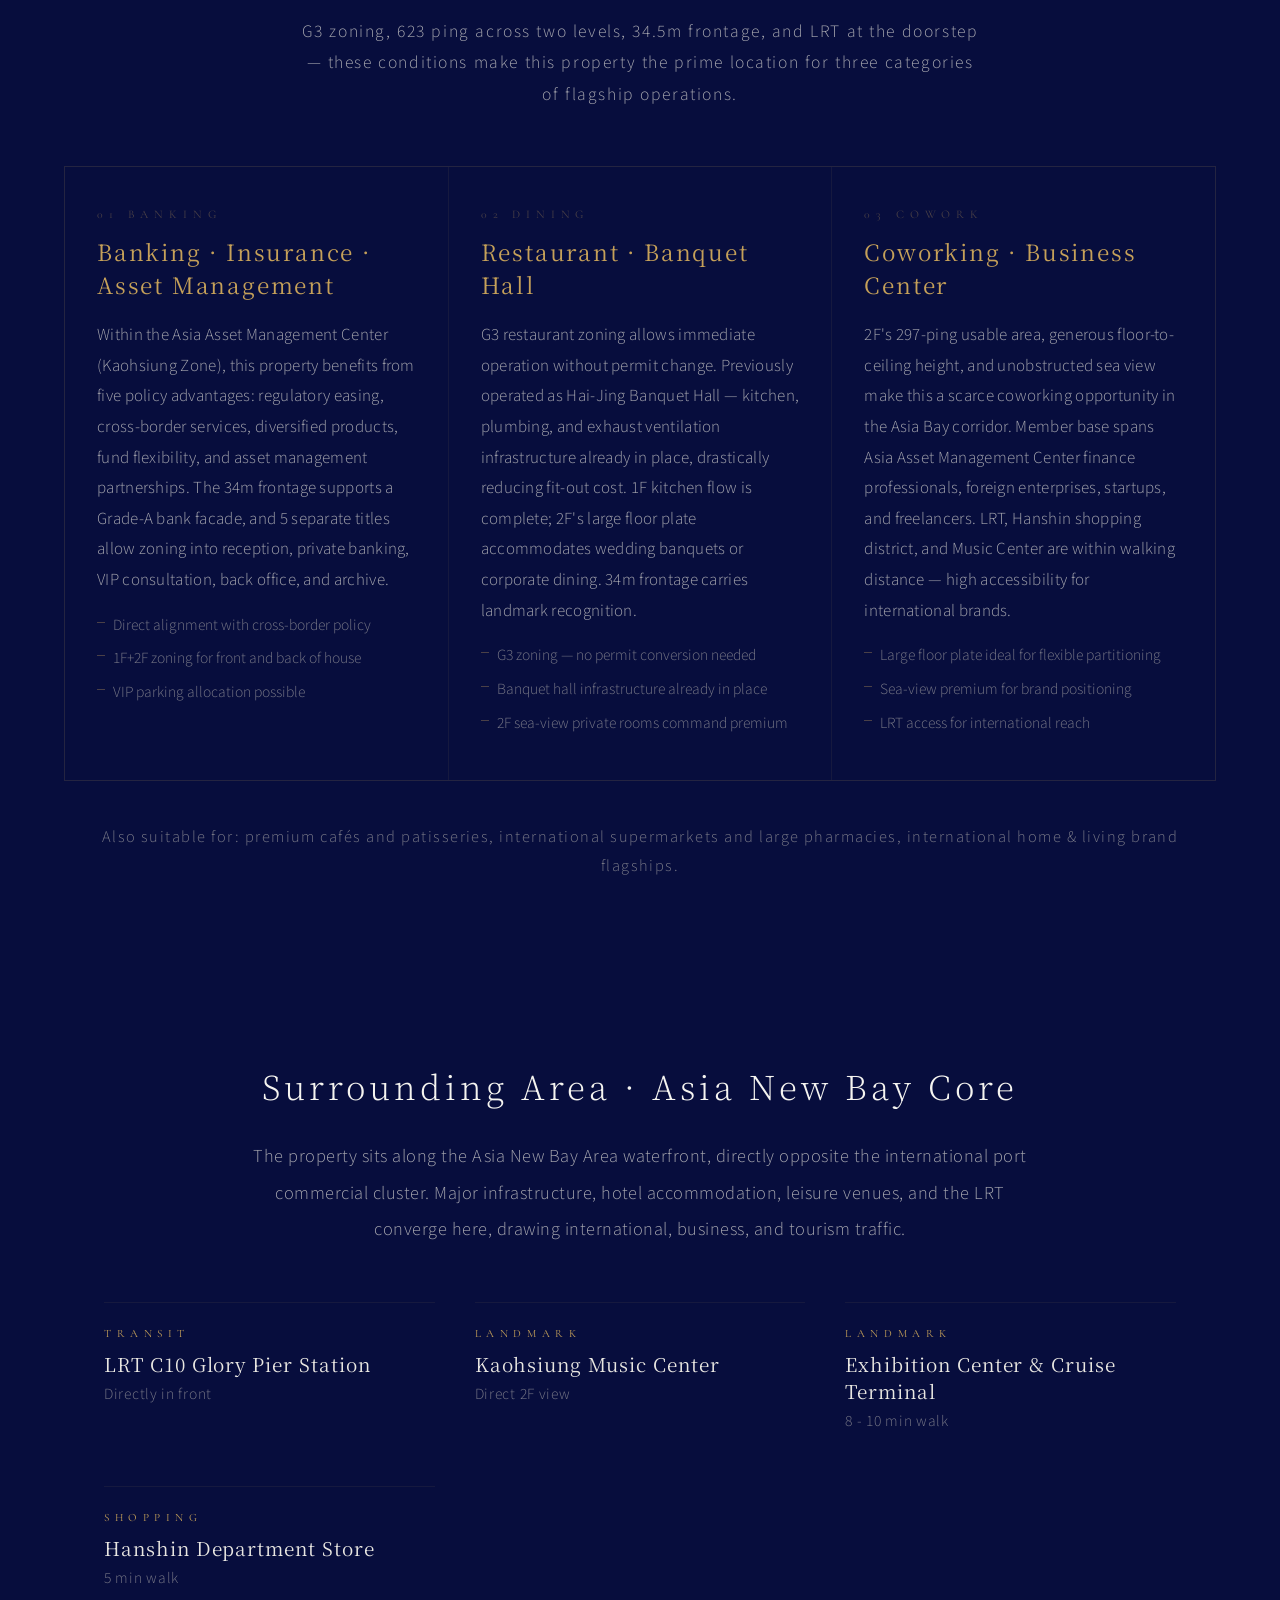
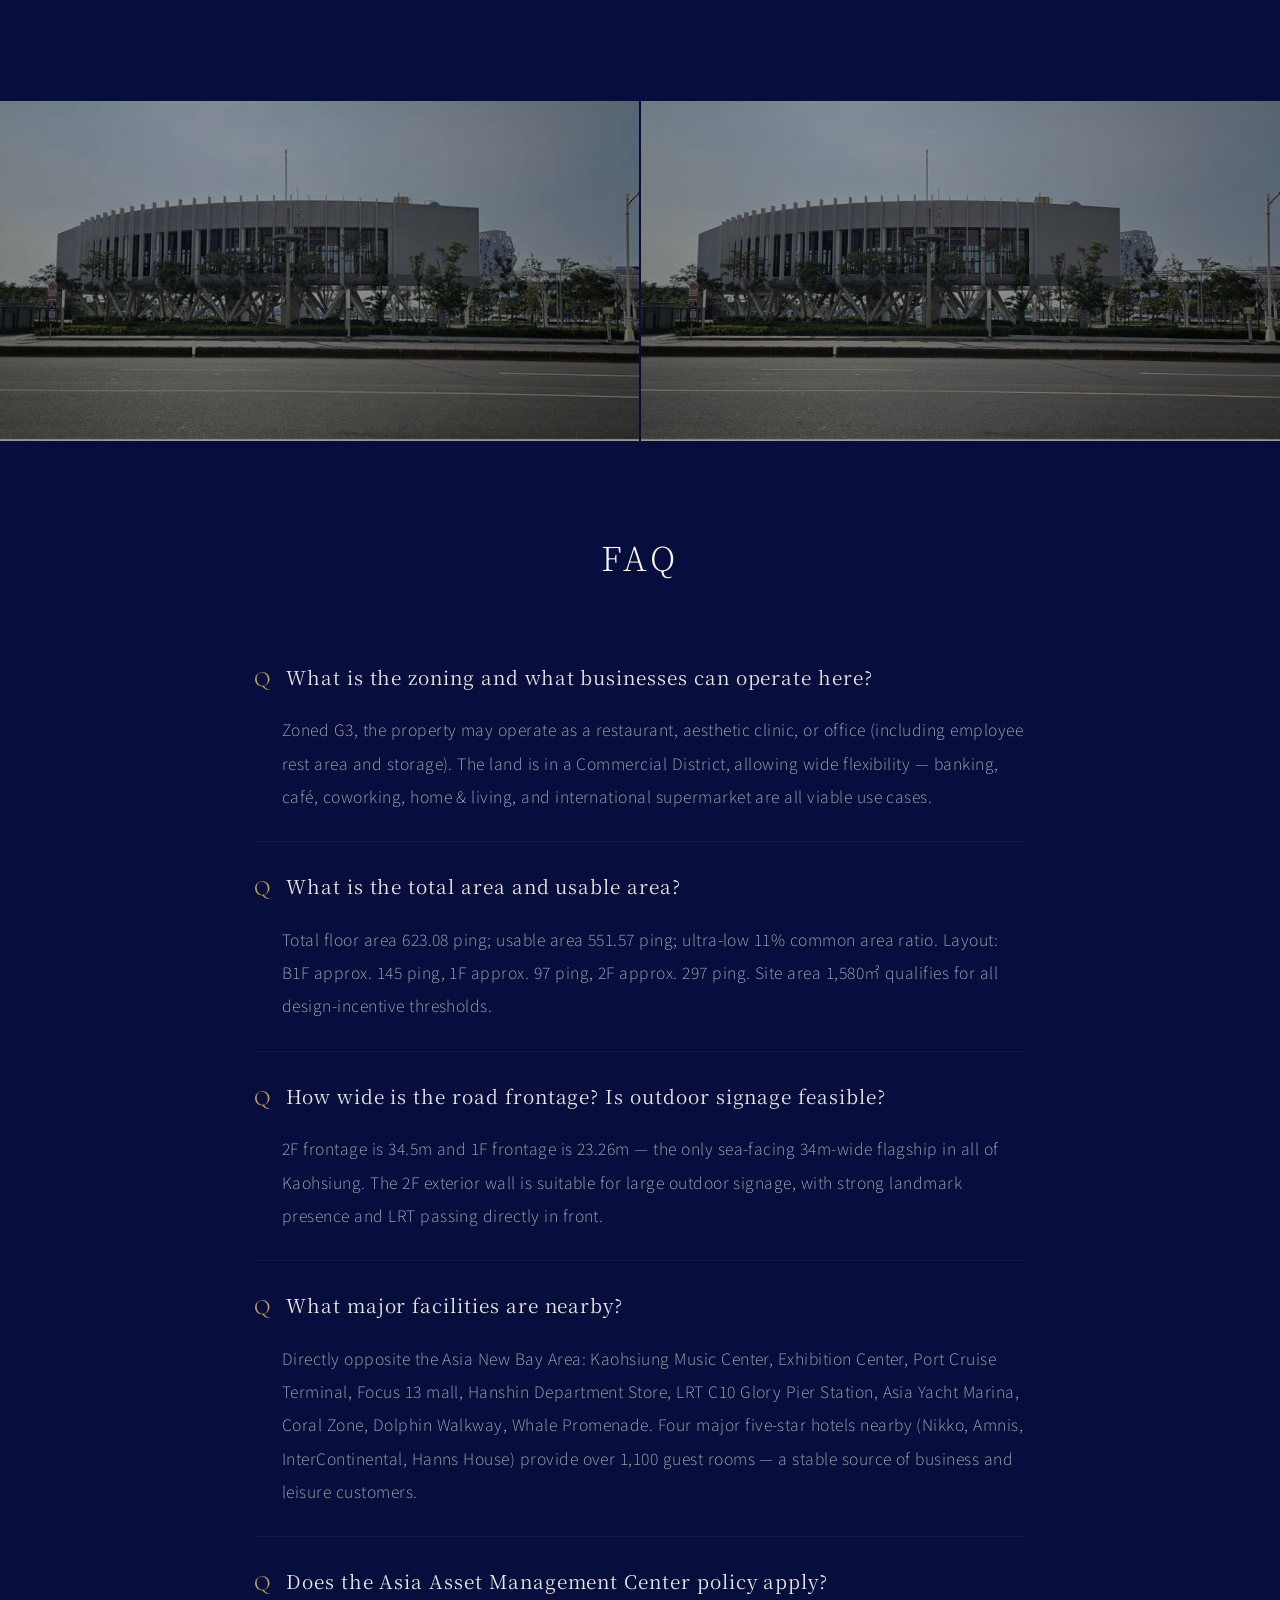
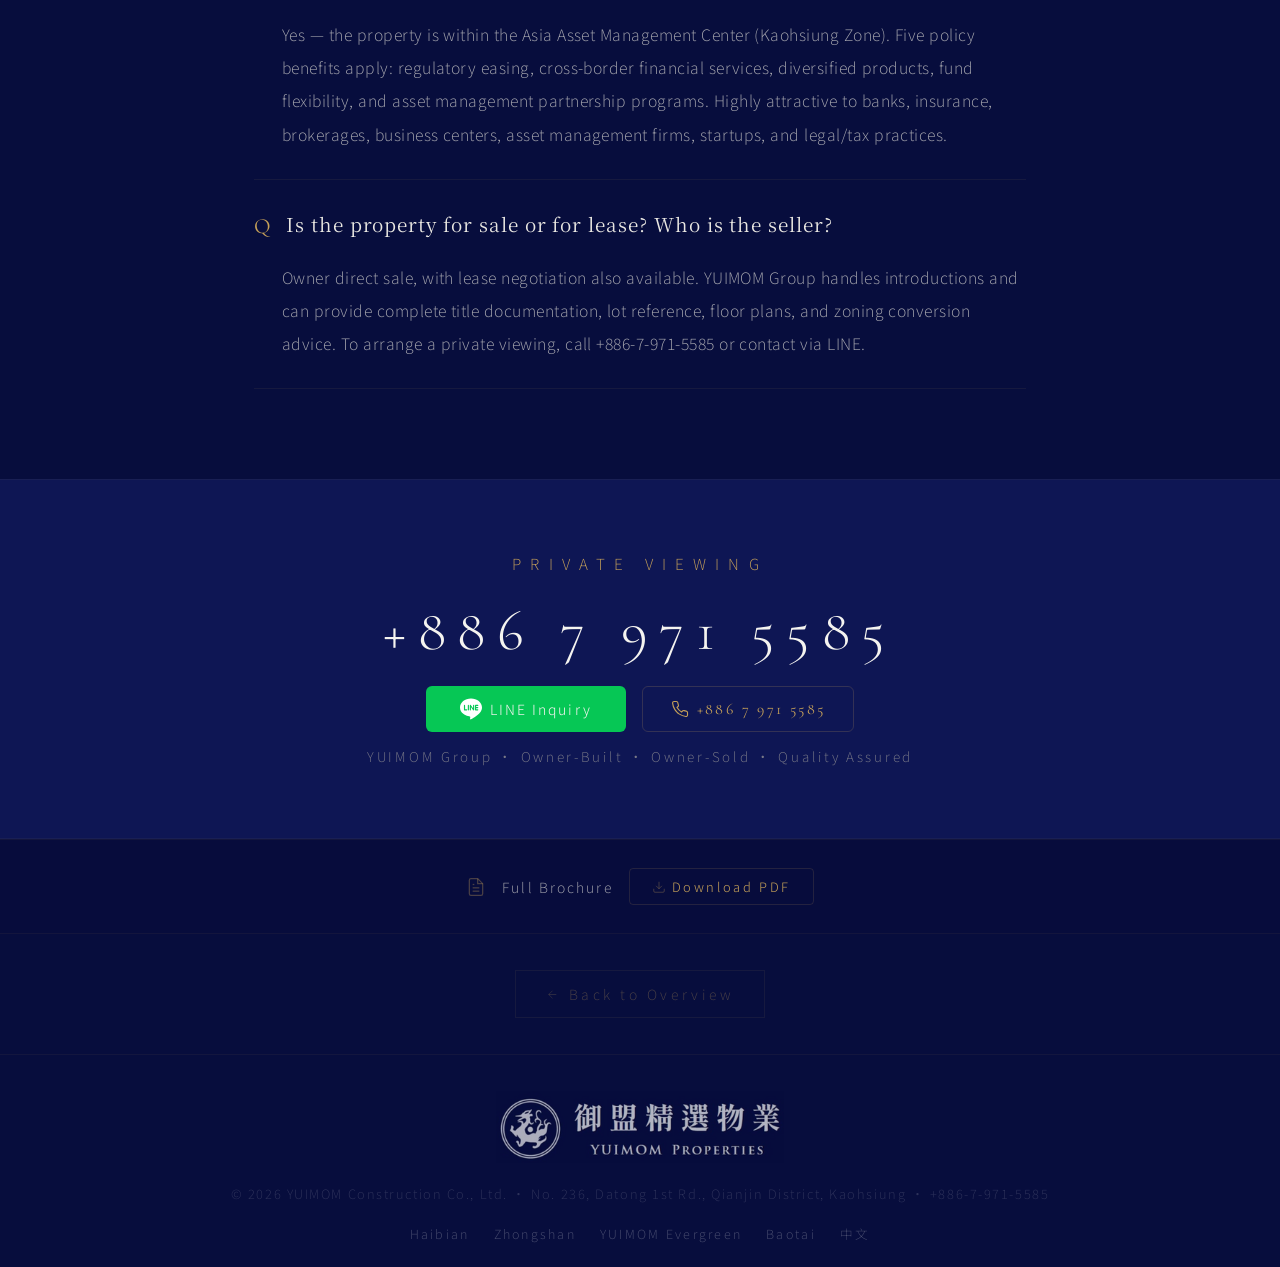
<file: en/haiban/index.html>
<!DOCTYPE html>
<html lang="en">
<head>
<meta charset="UTF-8">
<script async src="https://www.googletagmanager.com/gtag/js?id=G-CNVHKR45CL"></script>
<script>window.dataLayer=window.dataLayer||[];function gtag(){dataLayer.push(arguments);}gtag('js',new Date());gtag('config','G-CNVHKR45CL');</script>
<meta name="viewport" content="width=device-width, initial-scale=1.0">
<link rel="icon" href="../../favicon.ico" sizes="32x32">
<link rel="icon" href="../../images/favicon-192.png" sizes="192x192" type="image/png">
<link rel="apple-touch-icon" href="../../images/apple-touch-icon.png">

<title>Haibian Wide-Front Flagship — 34m Frontage, 623 ping, Kaohsiung Asia Bay Area | YUIMOM Properties</title>
<meta name="description" content="No. 45-46 Haibian Rd, Lingya District, Kaohsiung. Three-level commercial space (B1F+1F+2F) totalling 623.08 ping, 551.57 ping of usable area, ultra-low 11% common area ratio, 34.5m road frontage. G3 zoning allows restaurant, aesthetic clinic, and office use. Directly opposite Asia New Bay Area, LRT C10 Glory Pier Station. Ideal for banking, coworking, restaurants, cafés, international supermarkets, and home & living brands. Owner direct sale: +886-7-971-5585.">
<meta name="keywords" content="Kaohsiung Haibian Road,Asia Bay Area flagship,Lingya commercial space,LRT Kaohsiung retail,wide-frontage store Kaohsiung,Kaohsiung restaurant space,Kaohsiung café flagship,coworking Kaohsiung,international supermarket Kaohsiung,Kaohsiung banking premises,Sinqinghai Building">
<link rel="canonical" href="https://yuimom.site/en/haiban/">
<link rel="alternate" hreflang="zh-Hant" href="https://yuimom.site/haiban/">
<link rel="alternate" hreflang="en" href="https://yuimom.site/en/haiban/">
<link rel="alternate" hreflang="x-default" href="https://yuimom.site/haiban/">

<meta property="og:type" content="article">
<meta property="og:url" content="https://yuimom.site/en/haiban/">
<meta property="og:title" content="Haibian Wide-Front Flagship — 34m Frontage, 623 ping">
<meta property="og:description" content="Kaohsiung's only 34m wide-frontage flagship facing the harbour. Three-level 623-ping commercial space. Ideal for banking, coworking, restaurants, cafés, international supermarkets, and home & living brands.">
<meta property="og:image" content="https://yuimom.site/images/haiban.jpg">
<meta property="og:image:width" content="1200">
<meta property="og:image:height" content="630">
<meta property="og:site_name" content="YUIMOM Properties">
<meta property="og:locale" content="en_US">
<meta name="twitter:card" content="summary_large_image">
<meta name="twitter:image" content="https://yuimom.site/images/haiban.jpg">

<link rel="preconnect" href="https://fonts.googleapis.com">
<link rel="preconnect" href="https://fonts.gstatic.com" crossorigin>
<link href="https://fonts.googleapis.com/css2?family=Noto+Serif+TC:wght@200;300;400;500;600;700;900&family=Noto+Sans+TC:wght@100;200;300;400;500&family=Cormorant+Garamond:wght@300;400;500;600&display=swap" rel="stylesheet">
<link rel="stylesheet" href="../../assets/css/main.css">

<script type="application/ld+json">
{
  "@context":"https://schema.org","@type":"Product",
  "name":"Haibian Wide-Front Flagship — Sinqinghai Building",
  "description":"No. 45-46 Haibian Rd, Lingya District, Kaohsiung. Total floor area 623.08 ping across B1F+1F+2F, 11% common area ratio, 34.5m frontage. G3 zoning.",
  "image":["https://yuimom.site/images/haiban.jpg","https://yuimom.site/images/haiban2.jpg","https://yuimom.site/images/haiban3.jpg"],
  "brand":{"@type":"Brand","name":"YUIMOM Group"},
  "category":"Commercial Real Estate",
  "offers":{"@type":"Offer","url":"https://yuimom.site/en/haiban/","priceCurrency":"TWD","availability":"https://schema.org/InStock","seller":{"@type":"Organization","name":"YUIMOM Construction Co., Ltd.","telephone":"+886-7-971-5585"}}
}
</script>
<script type="application/ld+json">
{"@context":"https://schema.org","@type":"BreadcrumbList","itemListElement":[
  {"@type":"ListItem","position":1,"name":"Home","item":"https://yuimom.site/en/"},
  {"@type":"ListItem","position":2,"name":"Haibian Wide-Front Flagship","item":"https://yuimom.site/en/haiban/"}
]}
</script>
<script type="application/ld+json">
{"@context":"https://schema.org","@type":"FAQPage","mainEntity":[
  {"@type":"Question","name":"What is the zoning and what businesses can operate here?","acceptedAnswer":{"@type":"Answer","text":"Zoned G3, the property may operate as a restaurant, aesthetic clinic, or office (including employee rest area and storage). The land is in a Commercial District, allowing wide flexibility — banking, café, coworking, home & living, and international supermarket are all viable use cases."}},
  {"@type":"Question","name":"What is the total area and usable area?","acceptedAnswer":{"@type":"Answer","text":"Total floor area 623.08 ping; usable area 551.57 ping; ultra-low 11% common area ratio. Layout: B1F approx. 145 ping, 1F approx. 97 ping, 2F approx. 297 ping. Site area 1,580㎡ qualifies for all design-incentive thresholds."}},
  {"@type":"Question","name":"How wide is the road frontage? Is outdoor signage feasible?","acceptedAnswer":{"@type":"Answer","text":"2F frontage is 34.5m and 1F frontage is 23.26m — the only sea-facing 34m-wide flagship in all of Kaohsiung. The 2F exterior wall is suitable for large outdoor signage, with strong landmark presence and LRT passing directly in front."}},
  {"@type":"Question","name":"What major facilities are nearby?","acceptedAnswer":{"@type":"Answer","text":"Directly opposite the Asia New Bay Area: Kaohsiung Music Center, Kaohsiung Exhibition Center, Kaohsiung Port Cruise Terminal, Focus 13 shopping mall, Hanshin Department Store, LRT C10 Glory Pier Station, Asia Yacht Marina, Coral Zone, Dolphin Walkway, Whale Promenade. Four major five-star hotels nearby (Nikko, Amnis, InterContinental, Hanns House) provide over 1,100 guest rooms."}},
  {"@type":"Question","name":"Does the Asia Asset Management Center policy apply?","acceptedAnswer":{"@type":"Answer","text":"Yes — the property is within the Asia Asset Management Center (Kaohsiung Zone). Five policy benefits apply: regulatory easing, cross-border financial services, diversified products, fund flexibility, and asset management partnership programs. Highly attractive to banks, insurance, brokerages, business centers, and startup/legal/tax firms."}}
]}
</script>
</head>
<body>

<nav class="nav" id="mainNav">
  <a href="../../en/" aria-label="YUIMOM Group Home"><img class="nav-logo" src="../../images/logo_nav.png" alt="YUIMOM Group"></a>
  <div class="nav-toggle" id="navToggle" onclick="toggleMenu()"><span></span><span></span><span></span></div>
  <div class="nav-right" id="navRight">
    <div class="nav-links">
      <a class="nav-link" href="../../en/">Overview</a>
      <a class="nav-link active" href="../../en/haiban/">Haibian Flagship</a>
      <a class="nav-link" href="../../en/zhongshan/">Zhongshan Venue</a>
      <a class="nav-link" href="../../en/changzhuo/">YUIMOM Evergreen</a>
      <a class="nav-link" href="../../en/baotai/">Baotai Corner</a>
    </div>
    <a class="lang-btn" href="../../haiban/" aria-label="切換到中文">中</a>
  </div>
</nav>

<main>

<nav class="breadcrumb" aria-label="Breadcrumb">
  <a href="../../en/">YUIMOM</a><span class="sep">/</span>HAIBIAN ROAD
</nav>

<section class="prop-hero">
  <img class="prop-hero-img parallax-bg" src="../../images/haiban.jpg" alt="No. 45-46 Haibian Rd, Lingya District, Kaohsiung — 34m wide-frontage flagship facing Asia New Bay Area">
  <div class="prop-hero-overlay">
    <div class="prop-overline">HAIBIAN ROAD  ·  COMMERCIAL SPACE</div>
    <h1 class="prop-title">Haibian Wide-Front</h1>
    <p class="prop-tagline">Asia Bay Core  ·  34m Frontage  ·  623 ping Across Two Levels</p>
  </div>
  <div class="prop-hero-stat"><div class="big-num">623<span class="big-unit">ping</span></div></div>
</section>

<div class="prop-body">

<div class="stats-strip">
  <div class="stat-cell reveal reveal-up"><div class="stat-num">623</div><div class="stat-label">TOTAL AREA</div></div>
  <div class="stat-cell reveal reveal-up"><div class="stat-num">34M</div><div class="stat-label">FRONTAGE</div></div>
  <div class="stat-cell reveal reveal-up"><div class="stat-num">1F+2F</div><div class="stat-label">TWO LEVELS</div></div>
  <div class="stat-cell reveal reveal-up"><div class="stat-num">5+7</div><div class="stat-label">CAR + SCOOTER</div></div>
</div>

<div class="invite-block">
  <div class="invite-image"><img class="parallax-bg" src="../../images/haiban2.jpg" alt="Haibian Road flagship exterior — 34m frontage"></div>
  <div class="invite-text">
    <div class="invite-label reveal reveal-up">LOCATION ADVANTAGE</div>
    <h2 class="invite-heading reveal reveal-up">The Widest Commercial Face<br>in Asia Bay Area</h2>
    <p class="invite-body reveal reveal-up">No. 45-46 Haibian Road, Lingya District, Kaohsiung — directly facing the Asia New Bay Area's international landmark cluster. With 34.5m of road frontage, this is Kaohsiung's most visible commercial signage location. Adjacent to Kaohsiung Exhibition Center and Port Cruise Terminal, international cruise visitors will fuel future tourism. Site area 1,580㎡ qualifies for all design-incentive thresholds.</p>
  </div>
</div>

<div class="invite-block">
  <div class="invite-text">
    <div class="invite-label reveal reveal-up">COMMERCIAL VALUE</div>
    <h2 class="invite-heading reveal reveal-up">623 ping Across Two Levels<br>Endless Commercial Possibility</h2>
    <p class="invite-body reveal reveal-up">A combined 623.08 ping of premier commercial space across B1+1F+2F, with 5 car and 7 scooter parking bays on B1F for independent access. The 34m frontage maximizes outdoor advertising visibility. LRT runs directly in front; Hanshin Department Store and Focus 13 mall provide an established commercial ecosystem. With 5 separate titles, the property allows flexible leasing or division.</p>
  </div>
  <div class="invite-image"><img class="parallax-bg" src="../../images/haiban3.jpg" alt="Haibian Road flagship interior — 551 ping usable"></div>
</div>

<div class="highlights-section">
  <div class="highlights-title reveal reveal-up">KEY ADVANTAGES</div>
  <div class="hl-grid">
    <div class="hl-item reveal reveal-up">34.5m wide frontage maximizes signage visibility</div>
    <div class="hl-item reveal reveal-up">Directly opposite Asia New Bay Area</div>
    <div class="hl-item reveal reveal-up">Walking distance to Exhibition Center and Cruise Terminal</div>
    <div class="hl-item reveal reveal-up">LRT C10 Glory Pier Station passes directly in front</div>
    <div class="hl-item reveal reveal-up">B1F+1F+2F: 623 ping across three complete levels</div>
    <div class="hl-item reveal reveal-up">Ultra-low 11% common area, 551 ping usable</div>
    <div class="hl-item reveal reveal-up">G3 zoning offers broad business flexibility</div>
    <div class="hl-item reveal reveal-up">5 separate titles enable flexible subletting</div>
    <div class="hl-item reveal reveal-up">Within Asia Asset Management Center zone</div>
    <div class="hl-item reveal reveal-up">2F overlooks Kaohsiung Music Center sea view</div>
  </div>
</div>

<section class="usecase-section">
  <div class="usecase-head">
    <div class="highlights-title reveal reveal-up">IDEAL BUSINESSES</div>
    <h2 class="reveal reveal-up">A Sea-View Flagship Built for These Operators</h2>
    <p class="reveal reveal-up">G3 zoning, 623 ping across two levels, 34.5m frontage, and LRT at the doorstep — these conditions make this property the prime location for three categories of flagship operations.</p>
  </div>

  <div class="usecase-grid">
    <div class="usecase-card reveal reveal-up">
      <div class="uc-icon">01  BANKING</div>
      <h3>Banking · Insurance · Asset Management</h3>
      <p>Within the Asia Asset Management Center (Kaohsiung Zone), this property benefits from five policy advantages: regulatory easing, cross-border services, diversified products, fund flexibility, and asset management partnerships. The 34m frontage supports a Grade-A bank facade, and 5 separate titles allow zoning into reception, private banking, VIP consultation, back office, and archive.</p>
      <ul>
        <li>Direct alignment with cross-border policy</li>
        <li>1F+2F zoning for front and back of house</li>
        <li>VIP parking allocation possible</li>
      </ul>
    </div>

    <div class="usecase-card reveal reveal-up">
      <div class="uc-icon">02  DINING</div>
      <h3>Restaurant · Banquet Hall</h3>
      <p>G3 restaurant zoning allows immediate operation without permit change. Previously operated as Hai-Jing Banquet Hall — kitchen, plumbing, and exhaust ventilation infrastructure already in place, drastically reducing fit-out cost. 1F kitchen flow is complete; 2F's large floor plate accommodates wedding banquets or corporate dining. 34m frontage carries landmark recognition.</p>
      <ul>
        <li>G3 zoning — no permit conversion needed</li>
        <li>Banquet hall infrastructure already in place</li>
        <li>2F sea-view private rooms command premium</li>
      </ul>
    </div>

    <div class="usecase-card reveal reveal-up">
      <div class="uc-icon">03  COWORK</div>
      <h3>Coworking · Business Center</h3>
      <p>2F's 297-ping usable area, generous floor-to-ceiling height, and unobstructed sea view make this a scarce coworking opportunity in the Asia Bay corridor. Member base spans Asia Asset Management Center finance professionals, foreign enterprises, startups, and freelancers. LRT, Hanshin shopping district, and Music Center are within walking distance — high accessibility for international brands.</p>
      <ul>
        <li>Large floor plate ideal for flexible partitioning</li>
        <li>Sea-view premium for brand positioning</li>
        <li>LRT access for international reach</li>
      </ul>
    </div>
  </div>

  <p class="reveal reveal-up" style="text-align:center;margin-top:40px;font-size:0.82rem;letter-spacing:0.1em;color:var(--steel);line-height:2;font-weight:200">Also suitable for: premium cafés and patisseries, international supermarkets and large pharmacies, international home & living brand flagships.</p>
</section>

<section class="location-section">
  <h2 class="reveal reveal-up">Surrounding Area  ·  Asia New Bay Core</h2>
  <p class="location-intro reveal reveal-up">The property sits along the Asia New Bay Area waterfront, directly opposite the international port commercial cluster. Major infrastructure, hotel accommodation, leisure venues, and the LRT converge here, drawing international, business, and tourism traffic.</p>

  <div class="location-grid">
    <div class="loc-item">
      <div class="loc-label">TRANSIT</div>
      <div class="loc-name">LRT C10 Glory Pier Station</div>
      <div class="loc-dist">Directly in front</div>
    </div>
    <div class="loc-item">
      <div class="loc-label">LANDMARK</div>
      <div class="loc-name">Kaohsiung Music Center</div>
      <div class="loc-dist">Direct 2F view</div>
    </div>
    <div class="loc-item">
      <div class="loc-label">LANDMARK</div>
      <div class="loc-name">Exhibition Center & Cruise Terminal</div>
      <div class="loc-dist">8 - 10 min walk</div>
    </div>
    <div class="loc-item">
      <div class="loc-label">SHOPPING</div>
      <div class="loc-name">Hanshin Department Store</div>
      <div class="loc-dist">5 min walk</div>
    </div>
  </div>
</section>

<div class="gallery-full">
  <img src="../../images/haiban2.jpg" alt="Haibian flagship street view" loading="lazy" class="reveal reveal-left">
  <img src="../../images/haiban4.jpg" alt="Haibian flagship interior" loading="lazy" class="reveal reveal-right">
</div>

<section class="faq-section">
  <h2 class="reveal reveal-up">FAQ</h2>

  <div class="faq-item reveal reveal-up">
    <div class="faq-q">What is the zoning and what businesses can operate here?</div>
    <p class="faq-a">Zoned G3, the property may operate as a restaurant, aesthetic clinic, or office (including employee rest area and storage). The land is in a Commercial District, allowing wide flexibility — banking, café, coworking, home & living, and international supermarket are all viable use cases.</p>
  </div>

  <div class="faq-item reveal reveal-up">
    <div class="faq-q">What is the total area and usable area?</div>
    <p class="faq-a">Total floor area 623.08 ping; usable area 551.57 ping; ultra-low 11% common area ratio. Layout: B1F approx. 145 ping, 1F approx. 97 ping, 2F approx. 297 ping. Site area 1,580㎡ qualifies for all design-incentive thresholds.</p>
  </div>

  <div class="faq-item reveal reveal-up">
    <div class="faq-q">How wide is the road frontage? Is outdoor signage feasible?</div>
    <p class="faq-a">2F frontage is 34.5m and 1F frontage is 23.26m — the only sea-facing 34m-wide flagship in all of Kaohsiung. The 2F exterior wall is suitable for large outdoor signage, with strong landmark presence and LRT passing directly in front.</p>
  </div>

  <div class="faq-item reveal reveal-up">
    <div class="faq-q">What major facilities are nearby?</div>
    <p class="faq-a">Directly opposite the Asia New Bay Area: Kaohsiung Music Center, Exhibition Center, Port Cruise Terminal, Focus 13 mall, Hanshin Department Store, LRT C10 Glory Pier Station, Asia Yacht Marina, Coral Zone, Dolphin Walkway, Whale Promenade. Four major five-star hotels nearby (Nikko, Amnis, InterContinental, Hanns House) provide over 1,100 guest rooms — a stable source of business and leisure customers.</p>
  </div>

  <div class="faq-item reveal reveal-up">
    <div class="faq-q">Does the Asia Asset Management Center policy apply?</div>
    <p class="faq-a">Yes — the property is within the Asia Asset Management Center (Kaohsiung Zone). Five policy benefits apply: regulatory easing, cross-border financial services, diversified products, fund flexibility, and asset management partnership programs. Highly attractive to banks, insurance, brokerages, business centers, asset management firms, startups, and legal/tax practices.</p>
  </div>

  <div class="faq-item reveal reveal-up">
    <div class="faq-q">Is the property for sale or for lease? Who is the seller?</div>
    <p class="faq-a">Owner direct sale, with lease negotiation also available. YUIMOM Group handles introductions and can provide complete title documentation, lot reference, floor plans, and zoning conversion advice. To arrange a private viewing, call +886-7-971-5585 or contact via LINE.</p>
  </div>
</section>

<div class="cta-section">
  <div class="cta-label">PRIVATE VIEWING</div>
  <a href="tel:+886-7-971-5585" style="font-family:var(--eng);font-size:clamp(2.2rem,4.5vw,3.2rem);font-weight:300;letter-spacing:0.2em;color:var(--white);text-decoration:none;display:block;margin-bottom:10px">+886 7 971 5585</a>
  <div class="cta-actions">
    <a href="https://lin.ee/XohJVp8" target="_blank" rel="noopener" class="cta-line">
      <svg viewBox="0 0 24 24" fill="white"><path d="M19.365 9.863c.349 0 .63.285.63.631 0 .345-.281.63-.63.63H17.61v1.125h1.755c.349 0 .63.283.63.63 0 .344-.281.629-.63.629h-2.386c-.345 0-.627-.285-.627-.629V8.108c0-.345.282-.63.63-.63h2.386c.346 0 .627.285.627.63 0 .349-.281.63-.63.63H17.61v1.125h1.755zm-3.855 3.016c0 .27-.174.51-.432.596-.064.021-.133.031-.199.031-.211 0-.391-.09-.51-.25l-2.443-3.317v2.94c0 .344-.279.629-.631.629-.346 0-.626-.285-.626-.629V8.108c0-.27.173-.51.43-.595.06-.023.136-.033.194-.033.195 0 .375.104.495.254l2.462 3.33V8.108c0-.345.282-.63.63-.63.345 0 .63.285.63.63v4.771zm-5.741 0c0 .344-.282.629-.631.629-.345 0-.627-.285-.627-.629V8.108c0-.345.282-.63.63-.63.346 0 .628.285.628.63v4.771zm-2.466.629H4.917c-.345 0-.63-.285-.63-.629V8.108c0-.345.285-.63.63-.63.348 0 .63.285.63.63v4.141h1.756c.348 0 .629.283.629.63 0 .344-.282.629-.629.629M24 10.314C24 4.943 18.615.572 12 .572S0 4.943 0 10.314c0 4.811 4.27 8.842 10.035 9.608.391.082.923.258 1.058.59.12.301.079.766.038 1.08l-.164 1.02c-.045.301-.24 1.186 1.049.645 1.291-.539 6.916-4.078 9.436-6.975C23.176 14.393 24 12.458 24 10.314"/></svg>
      <span>LINE Inquiry</span>
    </a>
    <a href="tel:+886-7-971-5585" class="cta-tel">
      <svg viewBox="0 0 24 24" fill="none" stroke="currentColor" stroke-width="1.5"><path d="M22 16.92v3a2 2 0 01-2.18 2 19.79 19.79 0 01-8.63-3.07 19.5 19.5 0 01-6-6 19.79 19.79 0 01-3.07-8.67A2 2 0 014.11 2h3a2 2 0 012 1.72c.127.96.361 1.903.7 2.81a2 2 0 01-.45 2.11L8.09 9.91a16 16 0 006 6l1.27-1.27a2 2 0 012.11-.45c.907.339 1.85.573 2.81.7A2 2 0 0122 16.92z"/></svg>
      <span>+886 7 971 5585</span>
    </a>
  </div>
  <div class="cta-note">YUIMOM Group  ·  Owner-Built  ·  Owner-Sold  ·  Quality Assured</div>
</div>

<div class="pdf-bar">
  <div class="pdf-bar-inner">
    <svg viewBox="0 0 24 24" fill="none" stroke="currentColor" stroke-width="1.5"><path d="M14 2H6a2 2 0 00-2 2v16a2 2 0 002 2h12a2 2 0 002-2V8z"/><polyline points="14 2 14 8 20 8"/><line x1="16" y1="13" x2="8" y2="13"/><line x1="16" y1="17" x2="8" y2="17"/><polyline points="10 9 9 9 8 9"/></svg>
    <span class="pdf-bar-label">Full Brochure</span>
    <a href="../../pdf/haiban.pdf" target="_blank" rel="noopener" class="pdf-bar-btn">
      <svg viewBox="0 0 24 24" fill="none" stroke="currentColor" stroke-width="1.5"><path d="M21 15v4a2 2 0 01-2 2H5a2 2 0 01-2-2v-4"/><polyline points="7 10 12 15 17 10"/><line x1="12" y1="15" x2="12" y2="3"/></svg>
      <span>Download PDF</span>
    </a>
  </div>
</div>

<div class="back-nav">
  <a class="back-btn" href="../../en/">
    <svg viewBox="0 0 24 24" fill="none" stroke="currentColor" stroke-width="1"><path d="M19 12H5M12 19l-7-7 7-7"/></svg>
    <span>Back to Overview</span>
  </a>
</div>

</div>
</main>

<div class="mobile-cta-bar" role="navigation" aria-label="Quick Contact">
  <div class="mobile-cta-bar-inner">
    <a href="tel:+886-7-971-5585" class="mcta-tel" aria-label="Call +886-7-971-5585">
      <svg viewBox="0 0 24 24" fill="none" stroke="currentColor" stroke-width="1.5"><path d="M22 16.92v3a2 2 0 01-2.18 2 19.79 19.79 0 01-8.63-3.07 19.5 19.5 0 01-6-6 19.79 19.79 0 01-3.07-8.67A2 2 0 014.11 2h3a2 2 0 012 1.72c.127.96.361 1.903.7 2.81a2 2 0 01-.45 2.11L8.09 9.91a16 16 0 006 6l1.27-1.27a2 2 0 012.11-.45c.907.339 1.85.573 2.81.7A2 2 0 0122 16.92z"/></svg>
      <span>Call Now</span>
    </a>
    <a href="https://lin.ee/XohJVp8" target="_blank" rel="noopener" class="mcta-line" aria-label="LINE Inquiry">
      <svg viewBox="0 0 24 24" fill="white"><path d="M19.365 9.863c.349 0 .63.285.63.631 0 .345-.281.63-.63.63H17.61v1.125h1.755c.349 0 .63.283.63.63 0 .344-.281.629-.63.629h-2.386c-.345 0-.627-.285-.627-.629V8.108c0-.345.282-.63.63-.63h2.386c.346 0 .627.285.627.63 0 .349-.281.63-.63.63H17.61v1.125h1.755zm-3.855 3.016c0 .27-.174.51-.432.596-.064.021-.133.031-.199.031-.211 0-.391-.09-.51-.25l-2.443-3.317v2.94c0 .344-.279.629-.631.629-.346 0-.626-.285-.626-.629V8.108c0-.27.173-.51.43-.595.06-.023.136-.033.194-.033.195 0 .375.104.495.254l2.462 3.33V8.108c0-.345.282-.63.63-.63.345 0 .63.285.63.63v4.771zm-5.741 0c0 .344-.282.629-.631.629-.345 0-.627-.285-.627-.629V8.108c0-.345.282-.63.63-.63.346 0 .628.285.628.63v4.771zm-2.466.629H4.917c-.345 0-.63-.285-.63-.629V8.108c0-.345.285-.63.63-.63.348 0 .63.285.63.63v4.141h1.756c.348 0 .629.283.629.63 0 .344-.282.629-.629.629M24 10.314C24 4.943 18.615.572 12 .572S0 4.943 0 10.314c0 4.811 4.27 8.842 10.035 9.608.391.082.923.258 1.058.59.12.301.079.766.038 1.08l-.164 1.02c-.045.301-.24 1.186 1.049.645 1.291-.539 6.916-4.078 9.436-6.975C23.176 14.393 24 12.458 24 10.314"/></svg>
      <span>LINE</span>
    </a>
  </div>
</div>

<a href="https://lin.ee/XohJVp8" target="_blank" rel="noopener" class="line-float" aria-label="LINE"><svg viewBox="0 0 24 24" fill="white"><path d="M19.365 9.863c.349 0 .63.285.63.631 0 .345-.281.63-.63.63H17.61v1.125h1.755c.349 0 .63.283.63.63 0 .344-.281.629-.63.629h-2.386c-.345 0-.627-.285-.627-.629V8.108c0-.345.282-.63.63-.63h2.386c.346 0 .627.285.627.63 0 .349-.281.63-.63.63H17.61v1.125h1.755zm-3.855 3.016c0 .27-.174.51-.432.596-.064.021-.133.031-.199.031-.211 0-.391-.09-.51-.25l-2.443-3.317v2.94c0 .344-.279.629-.631.629-.346 0-.626-.285-.626-.629V8.108c0-.27.173-.51.43-.595.06-.023.136-.033.194-.033.195 0 .375.104.495.254l2.462 3.33V8.108c0-.345.282-.63.63-.63.345 0 .63.285.63.63v4.771zm-5.741 0c0 .344-.282.629-.631.629-.345 0-.627-.285-.627-.629V8.108c0-.345.282-.63.63-.63.346 0 .628.285.628.63v4.771zm-2.466.629H4.917c-.345 0-.63-.285-.63-.629V8.108c0-.345.285-.63.63-.63.348 0 .63.285.63.63v4.141h1.756c.348 0 .629.283.629.63 0 .344-.282.629-.629.629M24 10.314C24 4.943 18.615.572 12 .572S0 4.943 0 10.314c0 4.811 4.27 8.842 10.035 9.608.391.082.923.258 1.058.59.12.301.079.766.038 1.08l-.164 1.02c-.045.301-.24 1.186 1.049.645 1.291-.539 6.916-4.078 9.436-6.975C23.176 14.393 24 12.458 24 10.314"/></svg></a>

<footer class="footer">
  <img class="footer-logo" src="../../images/logo_nav.png" alt="YUIMOM Group">
  <div class="footer-copy">© 2026 YUIMOM Construction Co., Ltd.  ·  No. 236, Datong 1st Rd., Qianjin District, Kaohsiung  ·  +886-7-971-5585</div>
  <div class="footer-links">
    <a href="../../en/haiban/">Haibian</a>
    <a href="../../en/zhongshan/">Zhongshan</a>
    <a href="../../en/changzhuo/">YUIMOM Evergreen</a>
    <a href="../../en/baotai/">Baotai</a>
    <a href="../../haiban/">中文</a>
  </div>
</footer>

<script src="../../assets/js/main.js"></script>
</body>
</html>
</file>
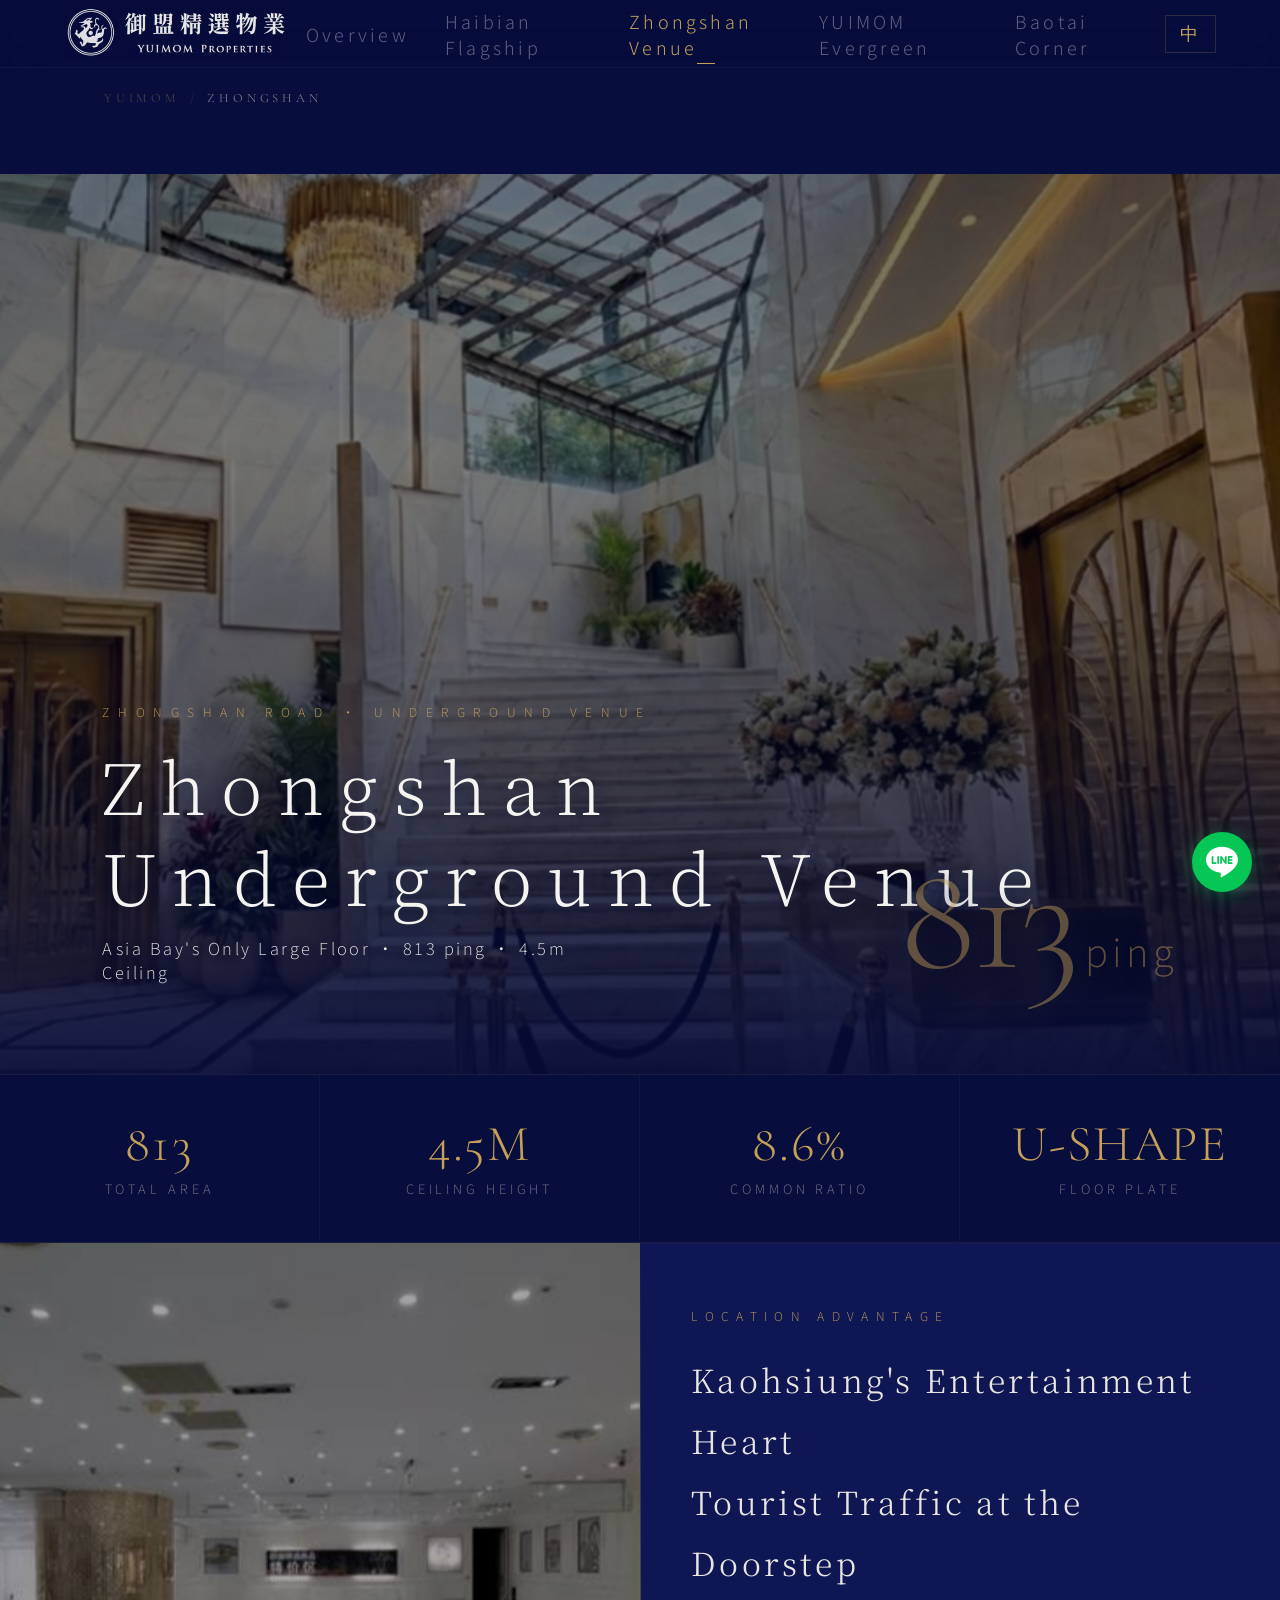
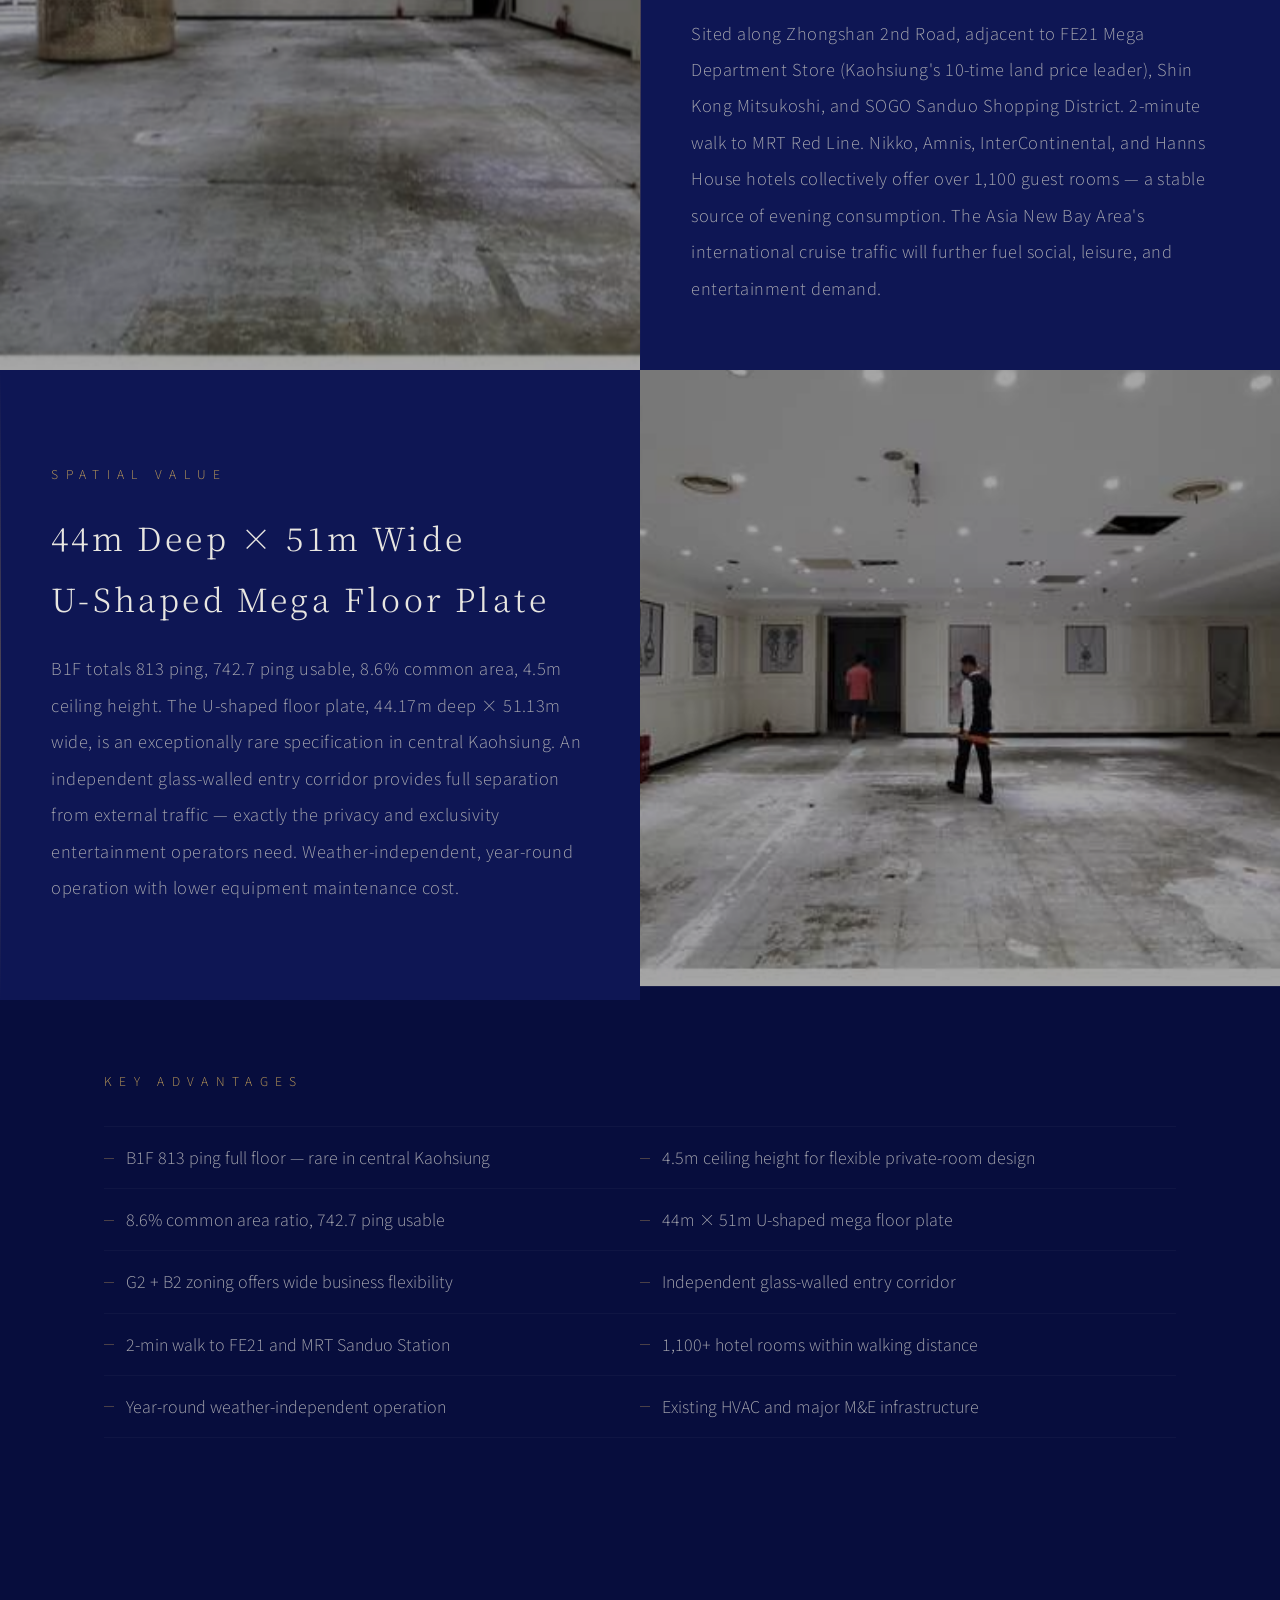
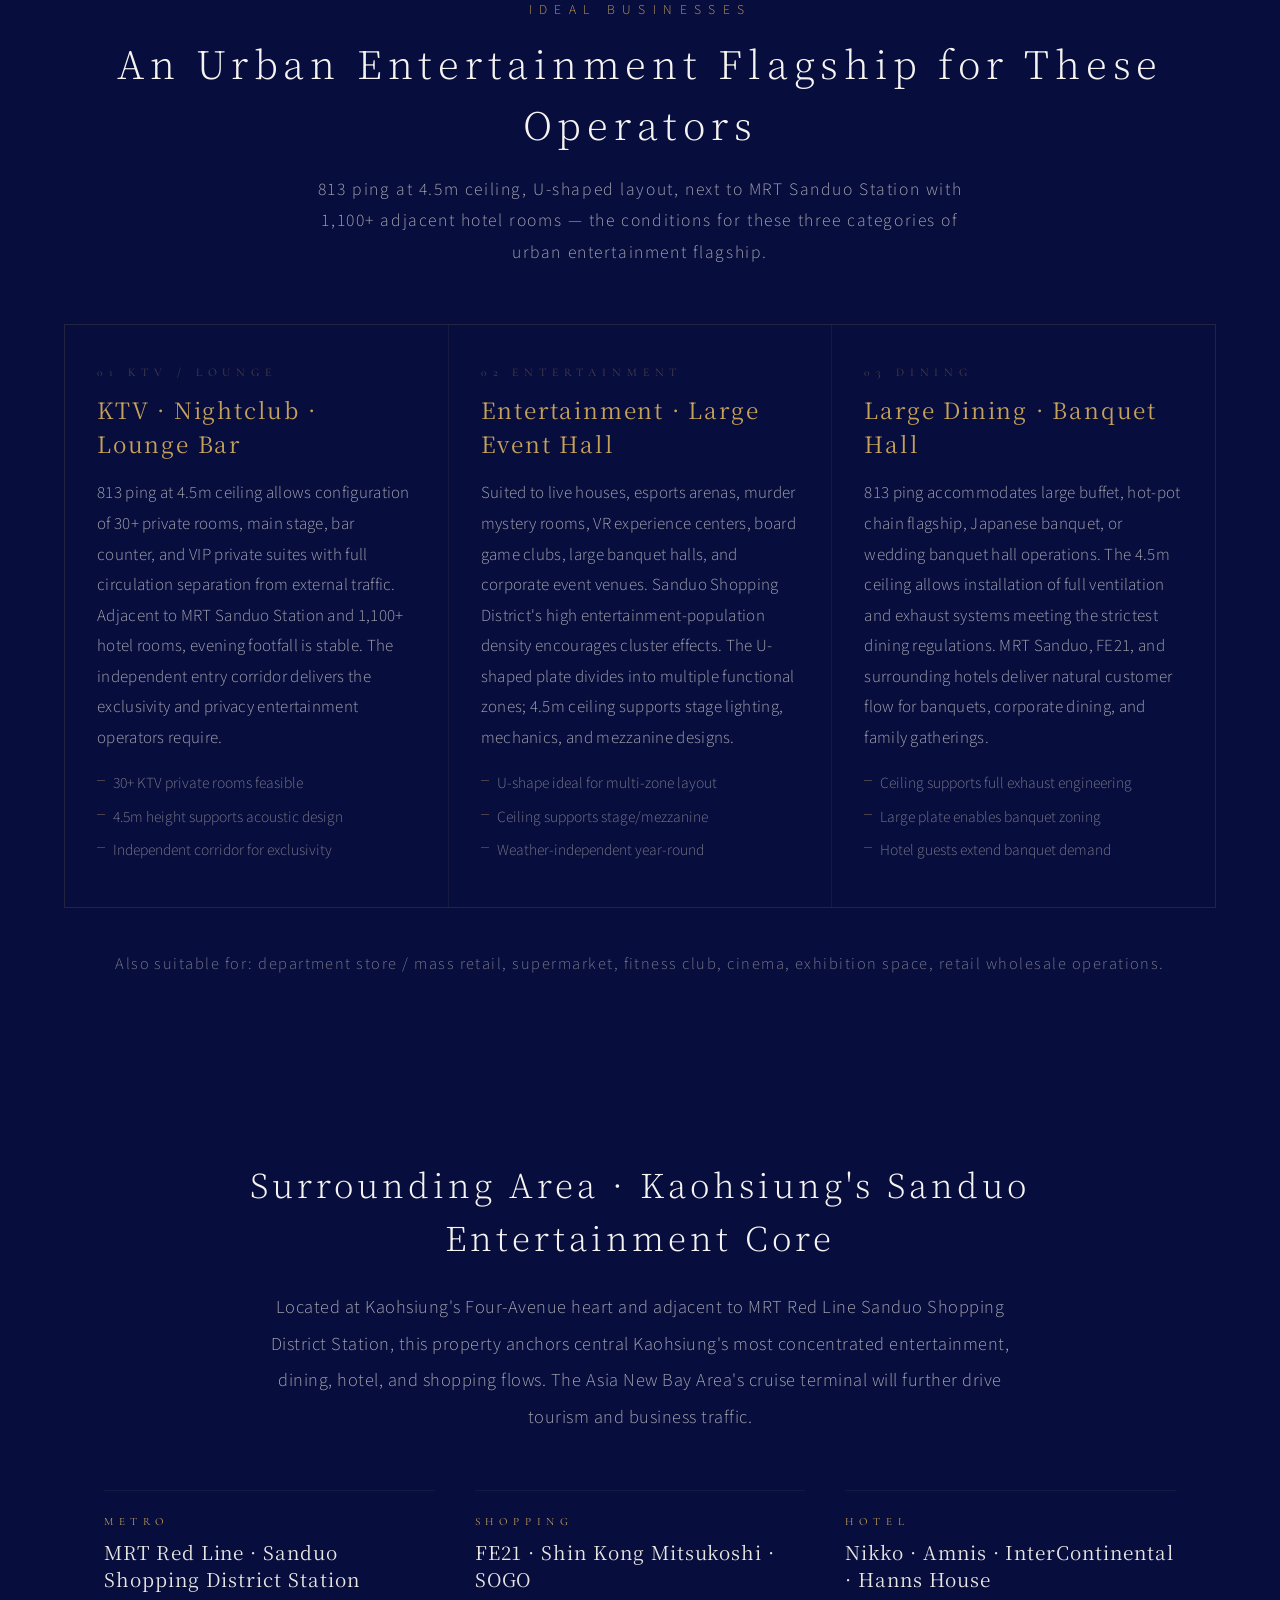
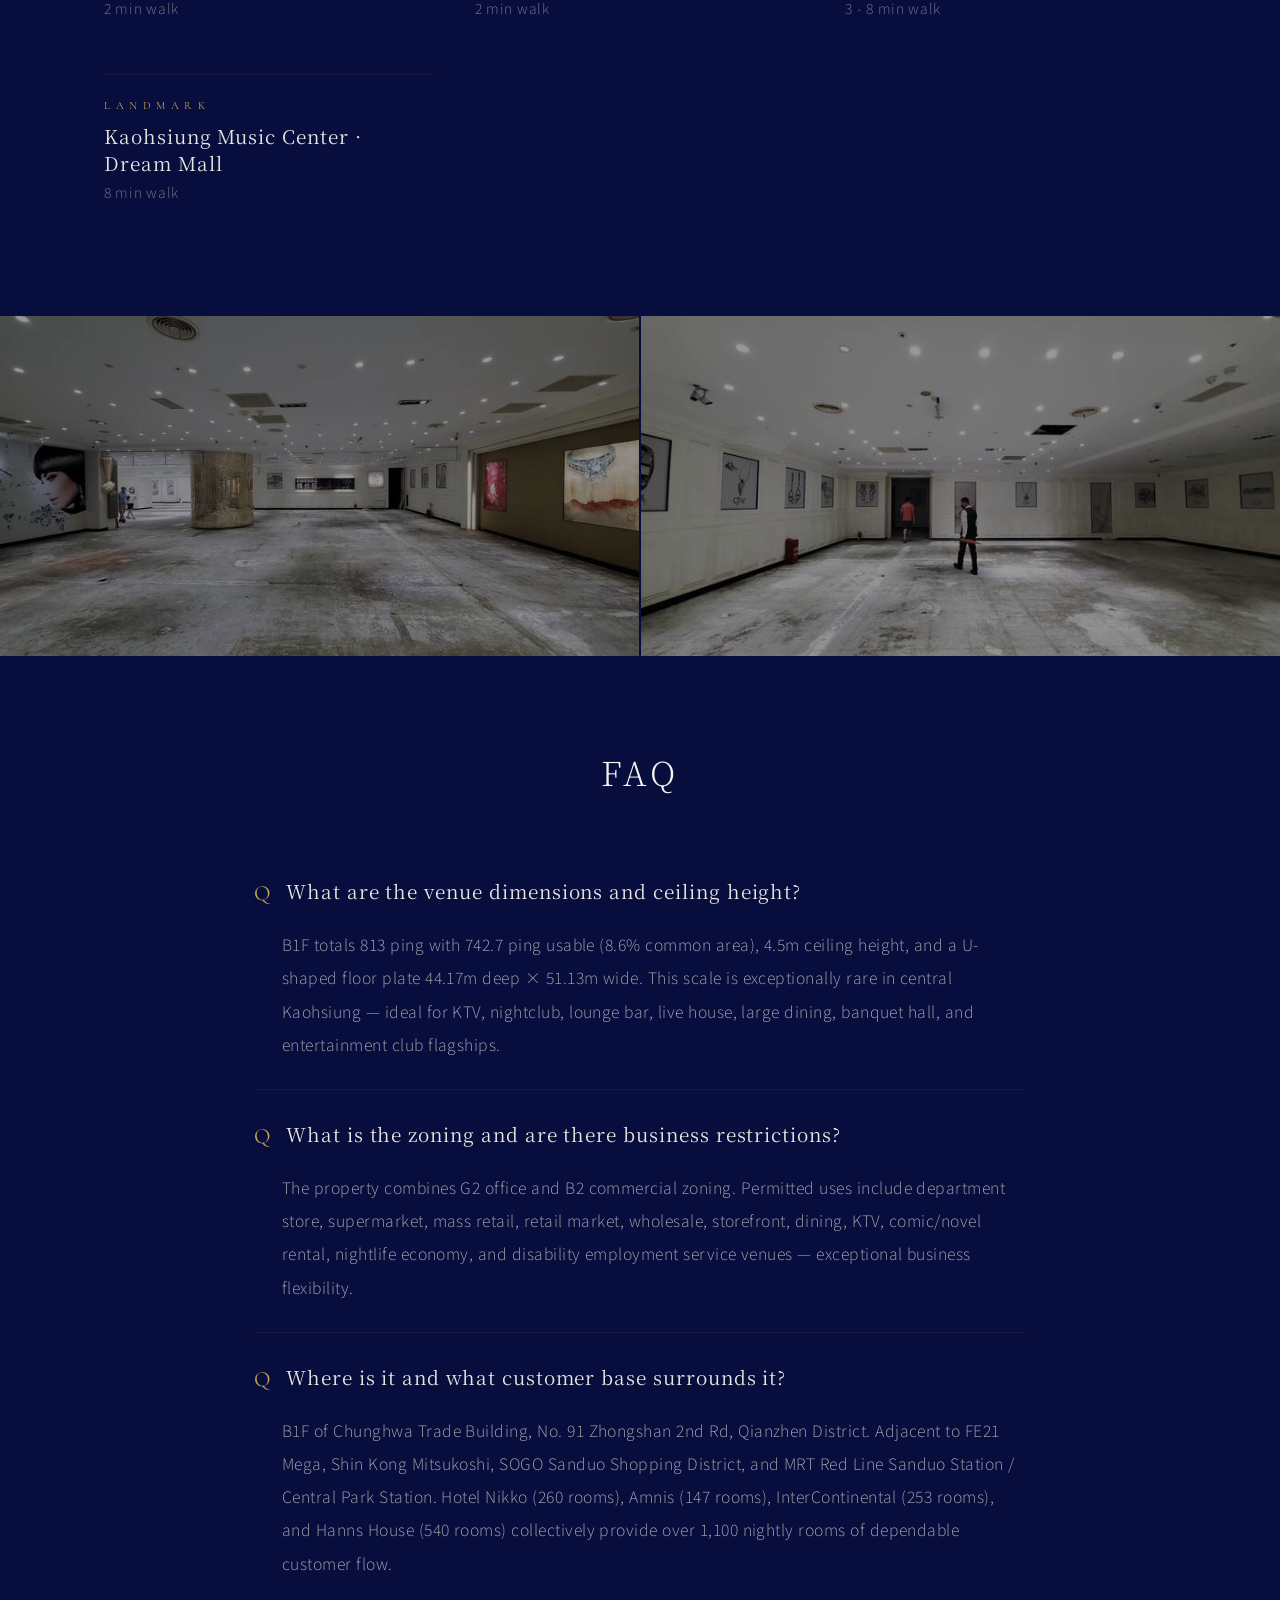
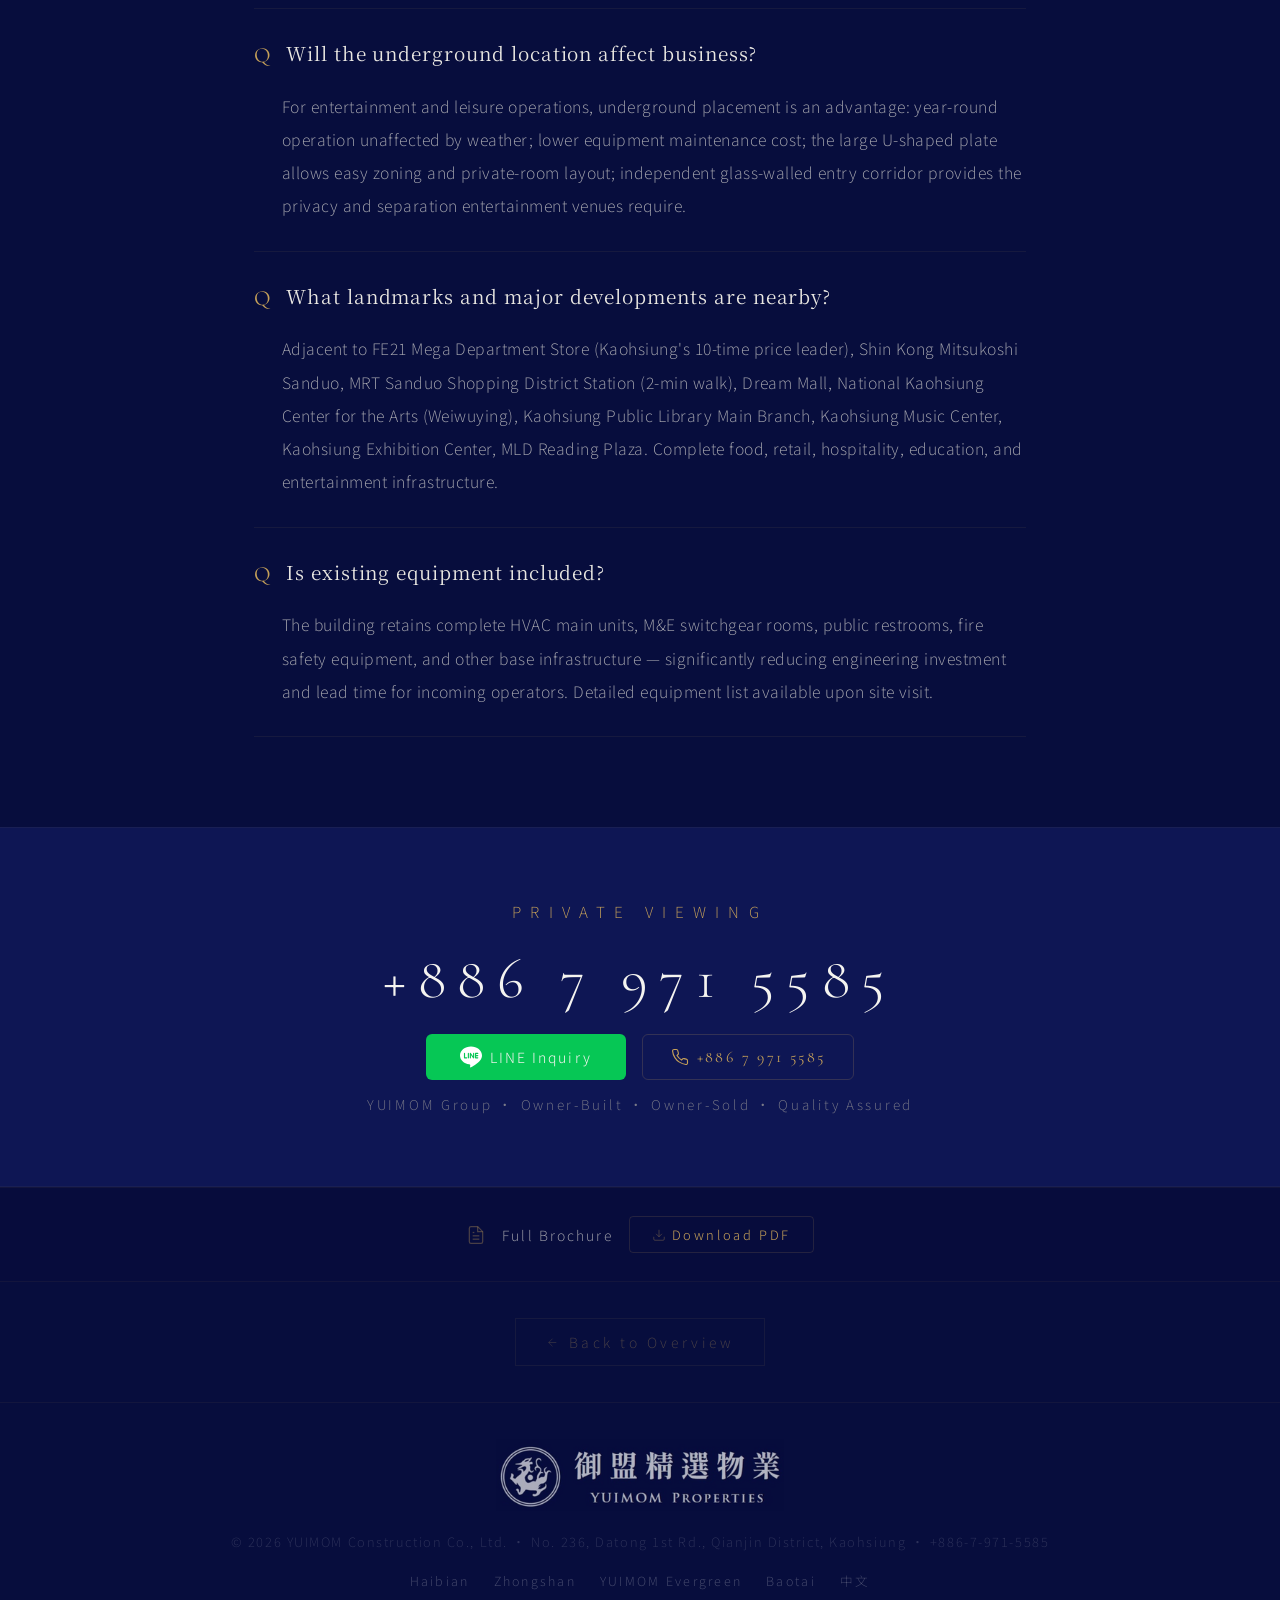
<file: en/zhongshan/index.html>
<!DOCTYPE html>
<html lang="en">
<head>
<meta charset="UTF-8">
<script async src="https://www.googletagmanager.com/gtag/js?id=G-CNVHKR45CL"></script>
<script>window.dataLayer=window.dataLayer||[];function gtag(){dataLayer.push(arguments);}gtag('js',new Date());gtag('config','G-CNVHKR45CL');</script>
<meta name="viewport" content="width=device-width, initial-scale=1.0">
<link rel="icon" href="../../favicon.ico" sizes="32x32">
<link rel="icon" href="../../images/favicon-192.png" sizes="192x192" type="image/png">
<link rel="apple-touch-icon" href="../../images/apple-touch-icon.png">

<title>Zhongshan Underground Venue — 813 ping U-Shaped Floor, 4.5m Height, Kaohsiung | YUIMOM Properties</title>
<meta name="description" content="No. 91 Zhongshan 2nd Rd, Qianzhen District, Kaohsiung — B1F of Chunghwa Trade Building. 813 ping total, 742.7 ping usable, 8.6% common area, 4.5m floor height, U-shaped floor plate 44m deep × 51m wide. Adjacent to FE21 SOGO Sanduo, Nikko Hotel, Amnis Hotel, MRT Red Line Sanduo Shopping District Station. Ideal for KTV, nightclub, entertainment lounge, and large dining flagships. Owner direct sale: +886-7-971-5585.">
<meta name="keywords" content="Kaohsiung KTV venue,Kaohsiung nightclub space,Kaohsiung entertainment lounge,Kaohsiung large floor plate,Zhongshan Road venue,Asia Bay underground venue,Qianzhen commercial space,Chunghwa Trade Building,Sanduo Shopping District,high ceiling venue,large banquet venue Kaohsiung">
<link rel="canonical" href="https://yuimom.site/en/zhongshan/">
<link rel="alternate" hreflang="zh-Hant" href="https://yuimom.site/zhongshan/">
<link rel="alternate" hreflang="en" href="https://yuimom.site/en/zhongshan/">
<link rel="alternate" hreflang="x-default" href="https://yuimom.site/zhongshan/">

<meta property="og:type" content="article">
<meta property="og:url" content="https://yuimom.site/en/zhongshan/">
<meta property="og:title" content="Zhongshan Underground Venue — 813 ping, 4.5m Height">
<meta property="og:description" content="Kaohsiung's only large-floor underground venue: 813 ping U-shaped floor plate, 4.5m ceiling. Adjacent to FE21, Nikko Hotel, MRT Sanduo. Ideal for KTV, nightclub, lounge, large dining flagships.">
<meta property="og:image" content="https://yuimom.site/images/zhongshan.jpg">
<meta property="og:image:width" content="1200">
<meta property="og:image:height" content="630">
<meta property="og:site_name" content="YUIMOM Properties">
<meta property="og:locale" content="en_US">
<meta name="twitter:card" content="summary_large_image">
<meta name="twitter:image" content="https://yuimom.site/images/zhongshan.jpg">

<link rel="preconnect" href="https://fonts.googleapis.com">
<link rel="preconnect" href="https://fonts.gstatic.com" crossorigin>
<link href="https://fonts.googleapis.com/css2?family=Noto+Serif+TC:wght@200;300;400;500;600;700;900&family=Noto+Sans+TC:wght@100;200;300;400;500&family=Cormorant+Garamond:wght@300;400;500;600&display=swap" rel="stylesheet">
<link rel="stylesheet" href="../../assets/css/main.css">

<script type="application/ld+json">
{
  "@context":"https://schema.org","@type":"Product",
  "name":"Zhongshan Underground Venue — Chunghwa Trade Building",
  "description":"No. 91 Zhongshan 2nd Rd, Qianzhen District, Kaohsiung. B1F: 813 ping total, 742.7 ping usable, 8.6% common area ratio, 4.5m floor height, U-shaped floor plate.",
  "image":["https://yuimom.site/images/zhongshan.jpg","https://yuimom.site/images/zhongshan2.jpg","https://yuimom.site/images/zhongshan3.jpg"],
  "brand":{"@type":"Brand","name":"YUIMOM Group"},
  "category":"Commercial Real Estate",
  "offers":{"@type":"Offer","url":"https://yuimom.site/en/zhongshan/","priceCurrency":"TWD","availability":"https://schema.org/InStock","seller":{"@type":"Organization","name":"YUIMOM Construction Co., Ltd.","telephone":"+886-7-971-5585"}}
}
</script>
<script type="application/ld+json">
{"@context":"https://schema.org","@type":"BreadcrumbList","itemListElement":[
  {"@type":"ListItem","position":1,"name":"Home","item":"https://yuimom.site/en/"},
  {"@type":"ListItem","position":2,"name":"Zhongshan Underground Venue","item":"https://yuimom.site/en/zhongshan/"}
]}
</script>
<script type="application/ld+json">
{"@context":"https://schema.org","@type":"FAQPage","mainEntity":[
  {"@type":"Question","name":"What are the venue dimensions and ceiling height?","acceptedAnswer":{"@type":"Answer","text":"B1F totals 813 ping with 742.7 ping usable (8.6% common area), 4.5m ceiling height, and a U-shaped floor plate 44.17m deep × 51.13m wide. This scale is exceptionally rare in central Kaohsiung — ideal for KTV, nightclub, lounge bar, live house, large dining, banquet hall, and entertainment club flagships."}},
  {"@type":"Question","name":"What is the zoning and are there business restrictions?","acceptedAnswer":{"@type":"Answer","text":"The property combines G2 office and B2 commercial zoning. Permitted uses include department store, supermarket, mass retail, retail market, wholesale, storefront, dining, KTV, comic/novel rental, nightlife economy, and disability employment service venues — exceptional business flexibility."}},
  {"@type":"Question","name":"Where is it and what customer base surrounds it?","acceptedAnswer":{"@type":"Answer","text":"B1F of Chunghwa Trade Building, No. 91 Zhongshan 2nd Rd, Qianzhen District. Adjacent to FE21 Mega, Shin Kong Mitsukoshi, SOGO Sanduo Shopping District, and MRT Red Line Sanduo Station / Central Park Station. Hotel Nikko (260 rooms), Amnis (147 rooms), InterContinental (253 rooms), and Hanns House (540 rooms) collectively provide over 1,100 nightly room nights of dependable customer flow."}},
  {"@type":"Question","name":"Will the underground location affect business?","acceptedAnswer":{"@type":"Answer","text":"For entertainment and leisure operations, underground placement is an advantage: year-round operation unaffected by weather; lower equipment maintenance cost; the large U-shaped plate allows easy zoning and private-room layout; independent glass-walled entry corridor provides the privacy and separation entertainment venues require."}},
  {"@type":"Question","name":"What landmarks and major developments are nearby?","acceptedAnswer":{"@type":"Answer","text":"Adjacent to FE21 Mega Department Store (Kaohsiung's 10-time price leader), Shin Kong Mitsukoshi Sanduo, MRT Sanduo Shopping District Station (2-min walk), Dream Mall, National Kaohsiung Center for the Arts (Weiwuying), Kaohsiung Public Library Main Branch, Kaohsiung Music Center, Kaohsiung Exhibition Center, MLD Reading Plaza."}}
]}
</script>
</head>
<body>

<nav class="nav" id="mainNav">
  <a href="../../en/" aria-label="YUIMOM Group Home"><img class="nav-logo" src="../../images/logo_nav.png" alt="YUIMOM Group"></a>
  <div class="nav-toggle" id="navToggle" onclick="toggleMenu()"><span></span><span></span><span></span></div>
  <div class="nav-right" id="navRight">
    <div class="nav-links">
      <a class="nav-link" href="../../en/">Overview</a>
      <a class="nav-link" href="../../en/haiban/">Haibian Flagship</a>
      <a class="nav-link active" href="../../en/zhongshan/">Zhongshan Venue</a>
      <a class="nav-link" href="../../en/changzhuo/">YUIMOM Evergreen</a>
      <a class="nav-link" href="../../en/baotai/">Baotai Corner</a>
    </div>
    <a class="lang-btn" href="../../zhongshan/" aria-label="切換到中文">中</a>
  </div>
</nav>

<main>

<nav class="breadcrumb" aria-label="Breadcrumb">
  <a href="../../en/">YUIMOM</a><span class="sep">/</span>ZHONGSHAN
</nav>

<section class="prop-hero">
  <img class="prop-hero-img parallax-bg" src="../../images/zhongshan.jpg" alt="Chunghwa Trade Building B1F — 813 ping underground venue at Zhongshan 2nd Rd, Kaohsiung">
  <div class="prop-hero-overlay">
    <div class="prop-overline">ZHONGSHAN ROAD  ·  UNDERGROUND VENUE</div>
    <h1 class="prop-title">Zhongshan Underground Venue</h1>
    <p class="prop-tagline">Asia Bay's Only Large Floor  ·  813 ping  ·  4.5m Ceiling</p>
  </div>
  <div class="prop-hero-stat"><div class="big-num">813<span class="big-unit">ping</span></div></div>
</section>

<div class="prop-body">

<div class="stats-strip">
  <div class="stat-cell reveal reveal-up"><div class="stat-num">813</div><div class="stat-label">TOTAL AREA</div></div>
  <div class="stat-cell reveal reveal-up"><div class="stat-num">4.5M</div><div class="stat-label">CEILING HEIGHT</div></div>
  <div class="stat-cell reveal reveal-up"><div class="stat-num">8.6%</div><div class="stat-label">COMMON RATIO</div></div>
  <div class="stat-cell reveal reveal-up"><div class="stat-num">U-SHAPE</div><div class="stat-label">FLOOR PLATE</div></div>
</div>

<div class="invite-block">
  <div class="invite-image"><img class="parallax-bg" src="../../images/zhongshan2.jpg" alt="Zhongshan venue entrance — Chunghwa Trade Building"></div>
  <div class="invite-text">
    <div class="invite-label reveal reveal-up">LOCATION ADVANTAGE</div>
    <h2 class="invite-heading reveal reveal-up">Kaohsiung's Entertainment Heart<br>Tourist Traffic at the Doorstep</h2>
    <p class="invite-body reveal reveal-up">Sited along Zhongshan 2nd Road, adjacent to FE21 Mega Department Store (Kaohsiung's 10-time land price leader), Shin Kong Mitsukoshi, and SOGO Sanduo Shopping District. 2-minute walk to MRT Red Line. Nikko, Amnis, InterContinental, and Hanns House hotels collectively offer over 1,100 guest rooms — a stable source of evening consumption. The Asia New Bay Area's international cruise traffic will further fuel social, leisure, and entertainment demand.</p>
  </div>
</div>

<div class="invite-block">
  <div class="invite-text">
    <div class="invite-label reveal reveal-up">SPATIAL VALUE</div>
    <h2 class="invite-heading reveal reveal-up">44m Deep × 51m Wide<br>U-Shaped Mega Floor Plate</h2>
    <p class="invite-body reveal reveal-up">B1F totals 813 ping, 742.7 ping usable, 8.6% common area, 4.5m ceiling height. The U-shaped floor plate, 44.17m deep × 51.13m wide, is an exceptionally rare specification in central Kaohsiung. An independent glass-walled entry corridor provides full separation from external traffic — exactly the privacy and exclusivity entertainment operators need. Weather-independent, year-round operation with lower equipment maintenance cost.</p>
  </div>
  <div class="invite-image"><img class="parallax-bg" src="../../images/zhongshan3.jpg" alt="Zhongshan venue B1F — 744 ping at 4.5m ceiling"></div>
</div>

<div class="highlights-section">
  <div class="highlights-title reveal reveal-up">KEY ADVANTAGES</div>
  <div class="hl-grid">
    <div class="hl-item reveal reveal-up">B1F 813 ping full floor — rare in central Kaohsiung</div>
    <div class="hl-item reveal reveal-up">4.5m ceiling height for flexible private-room design</div>
    <div class="hl-item reveal reveal-up">8.6% common area ratio, 742.7 ping usable</div>
    <div class="hl-item reveal reveal-up">44m × 51m U-shaped mega floor plate</div>
    <div class="hl-item reveal reveal-up">G2 + B2 zoning offers wide business flexibility</div>
    <div class="hl-item reveal reveal-up">Independent glass-walled entry corridor</div>
    <div class="hl-item reveal reveal-up">2-min walk to FE21 and MRT Sanduo Station</div>
    <div class="hl-item reveal reveal-up">1,100+ hotel rooms within walking distance</div>
    <div class="hl-item reveal reveal-up">Year-round weather-independent operation</div>
    <div class="hl-item reveal reveal-up">Existing HVAC and major M&E infrastructure</div>
  </div>
</div>

<section class="usecase-section">
  <div class="usecase-head">
    <div class="highlights-title reveal reveal-up">IDEAL BUSINESSES</div>
    <h2 class="reveal reveal-up">An Urban Entertainment Flagship for These Operators</h2>
    <p class="reveal reveal-up">813 ping at 4.5m ceiling, U-shaped layout, next to MRT Sanduo Station with 1,100+ adjacent hotel rooms — the conditions for these three categories of urban entertainment flagship.</p>
  </div>

  <div class="usecase-grid">
    <div class="usecase-card reveal reveal-up">
      <div class="uc-icon">01  KTV / LOUNGE</div>
      <h3>KTV · Nightclub · Lounge Bar</h3>
      <p>813 ping at 4.5m ceiling allows configuration of 30+ private rooms, main stage, bar counter, and VIP private suites with full circulation separation from external traffic. Adjacent to MRT Sanduo Station and 1,100+ hotel rooms, evening footfall is stable. The independent entry corridor delivers the exclusivity and privacy entertainment operators require.</p>
      <ul>
        <li>30+ KTV private rooms feasible</li>
        <li>4.5m height supports acoustic design</li>
        <li>Independent corridor for exclusivity</li>
      </ul>
    </div>

    <div class="usecase-card reveal reveal-up">
      <div class="uc-icon">02  ENTERTAINMENT</div>
      <h3>Entertainment · Large Event Hall</h3>
      <p>Suited to live houses, esports arenas, murder mystery rooms, VR experience centers, board game clubs, large banquet halls, and corporate event venues. Sanduo Shopping District's high entertainment-population density encourages cluster effects. The U-shaped plate divides into multiple functional zones; 4.5m ceiling supports stage lighting, mechanics, and mezzanine designs.</p>
      <ul>
        <li>U-shape ideal for multi-zone layout</li>
        <li>Ceiling supports stage/mezzanine</li>
        <li>Weather-independent year-round</li>
      </ul>
    </div>

    <div class="usecase-card reveal reveal-up">
      <div class="uc-icon">03  DINING</div>
      <h3>Large Dining · Banquet Hall</h3>
      <p>813 ping accommodates large buffet, hot-pot chain flagship, Japanese banquet, or wedding banquet hall operations. The 4.5m ceiling allows installation of full ventilation and exhaust systems meeting the strictest dining regulations. MRT Sanduo, FE21, and surrounding hotels deliver natural customer flow for banquets, corporate dining, and family gatherings.</p>
      <ul>
        <li>Ceiling supports full exhaust engineering</li>
        <li>Large plate enables banquet zoning</li>
        <li>Hotel guests extend banquet demand</li>
      </ul>
    </div>
  </div>

  <p class="reveal reveal-up" style="text-align:center;margin-top:40px;font-size:0.82rem;letter-spacing:0.1em;color:var(--steel);line-height:2;font-weight:200">Also suitable for: department store / mass retail, supermarket, fitness club, cinema, exhibition space, retail wholesale operations.</p>
</section>

<section class="location-section">
  <h2 class="reveal reveal-up">Surrounding Area  ·  Kaohsiung's Sanduo Entertainment Core</h2>
  <p class="location-intro reveal reveal-up">Located at Kaohsiung's Four-Avenue heart and adjacent to MRT Red Line Sanduo Shopping District Station, this property anchors central Kaohsiung's most concentrated entertainment, dining, hotel, and shopping flows. The Asia New Bay Area's cruise terminal will further drive tourism and business traffic.</p>

  <div class="location-grid">
    <div class="loc-item">
      <div class="loc-label">METRO</div>
      <div class="loc-name">MRT Red Line · Sanduo Shopping District Station</div>
      <div class="loc-dist">2 min walk</div>
    </div>
    <div class="loc-item">
      <div class="loc-label">SHOPPING</div>
      <div class="loc-name">FE21 · Shin Kong Mitsukoshi · SOGO</div>
      <div class="loc-dist">2 min walk</div>
    </div>
    <div class="loc-item">
      <div class="loc-label">HOTEL</div>
      <div class="loc-name">Nikko · Amnis · InterContinental · Hanns House</div>
      <div class="loc-dist">3 - 8 min walk</div>
    </div>
    <div class="loc-item">
      <div class="loc-label">LANDMARK</div>
      <div class="loc-name">Kaohsiung Music Center · Dream Mall</div>
      <div class="loc-dist">8 min walk</div>
    </div>
  </div>
</section>

<div class="gallery-full">
  <img src="../../images/zhongshan2.jpg" alt="Zhongshan venue entry corridor" loading="lazy" class="reveal reveal-left">
  <img src="../../images/zhongshan3.jpg" alt="Zhongshan venue B1F interior" loading="lazy" class="reveal reveal-right">
</div>

<section class="faq-section">
  <h2 class="reveal reveal-up">FAQ</h2>

  <div class="faq-item reveal reveal-up">
    <div class="faq-q">What are the venue dimensions and ceiling height?</div>
    <p class="faq-a">B1F totals 813 ping with 742.7 ping usable (8.6% common area), 4.5m ceiling height, and a U-shaped floor plate 44.17m deep × 51.13m wide. This scale is exceptionally rare in central Kaohsiung — ideal for KTV, nightclub, lounge bar, live house, large dining, banquet hall, and entertainment club flagships.</p>
  </div>

  <div class="faq-item reveal reveal-up">
    <div class="faq-q">What is the zoning and are there business restrictions?</div>
    <p class="faq-a">The property combines G2 office and B2 commercial zoning. Permitted uses include department store, supermarket, mass retail, retail market, wholesale, storefront, dining, KTV, comic/novel rental, nightlife economy, and disability employment service venues — exceptional business flexibility.</p>
  </div>

  <div class="faq-item reveal reveal-up">
    <div class="faq-q">Where is it and what customer base surrounds it?</div>
    <p class="faq-a">B1F of Chunghwa Trade Building, No. 91 Zhongshan 2nd Rd, Qianzhen District. Adjacent to FE21 Mega, Shin Kong Mitsukoshi, SOGO Sanduo Shopping District, and MRT Red Line Sanduo Station / Central Park Station. Hotel Nikko (260 rooms), Amnis (147 rooms), InterContinental (253 rooms), and Hanns House (540 rooms) collectively provide over 1,100 nightly rooms of dependable customer flow.</p>
  </div>

  <div class="faq-item reveal reveal-up">
    <div class="faq-q">Will the underground location affect business?</div>
    <p class="faq-a">For entertainment and leisure operations, underground placement is an advantage: year-round operation unaffected by weather; lower equipment maintenance cost; the large U-shaped plate allows easy zoning and private-room layout; independent glass-walled entry corridor provides the privacy and separation entertainment venues require.</p>
  </div>

  <div class="faq-item reveal reveal-up">
    <div class="faq-q">What landmarks and major developments are nearby?</div>
    <p class="faq-a">Adjacent to FE21 Mega Department Store (Kaohsiung's 10-time price leader), Shin Kong Mitsukoshi Sanduo, MRT Sanduo Shopping District Station (2-min walk), Dream Mall, National Kaohsiung Center for the Arts (Weiwuying), Kaohsiung Public Library Main Branch, Kaohsiung Music Center, Kaohsiung Exhibition Center, MLD Reading Plaza. Complete food, retail, hospitality, education, and entertainment infrastructure.</p>
  </div>

  <div class="faq-item reveal reveal-up">
    <div class="faq-q">Is existing equipment included?</div>
    <p class="faq-a">The building retains complete HVAC main units, M&E switchgear rooms, public restrooms, fire safety equipment, and other base infrastructure — significantly reducing engineering investment and lead time for incoming operators. Detailed equipment list available upon site visit.</p>
  </div>
</section>

<div class="cta-section">
  <div class="cta-label">PRIVATE VIEWING</div>
  <a href="tel:+886-7-971-5585" style="font-family:var(--eng);font-size:clamp(2.2rem,4.5vw,3.2rem);font-weight:300;letter-spacing:0.2em;color:var(--white);text-decoration:none;display:block;margin-bottom:10px">+886 7 971 5585</a>
  <div class="cta-actions">
    <a href="https://lin.ee/XohJVp8" target="_blank" rel="noopener" class="cta-line">
      <svg viewBox="0 0 24 24" fill="white"><path d="M19.365 9.863c.349 0 .63.285.63.631 0 .345-.281.63-.63.63H17.61v1.125h1.755c.349 0 .63.283.63.63 0 .344-.281.629-.63.629h-2.386c-.345 0-.627-.285-.627-.629V8.108c0-.345.282-.63.63-.63h2.386c.346 0 .627.285.627.63 0 .349-.281.63-.63.63H17.61v1.125h1.755zm-3.855 3.016c0 .27-.174.51-.432.596-.064.021-.133.031-.199.031-.211 0-.391-.09-.51-.25l-2.443-3.317v2.94c0 .344-.279.629-.631.629-.346 0-.626-.285-.626-.629V8.108c0-.27.173-.51.43-.595.06-.023.136-.033.194-.033.195 0 .375.104.495.254l2.462 3.33V8.108c0-.345.282-.63.63-.63.345 0 .63.285.63.63v4.771zm-5.741 0c0 .344-.282.629-.631.629-.345 0-.627-.285-.627-.629V8.108c0-.345.282-.63.63-.63.346 0 .628.285.628.63v4.771zm-2.466.629H4.917c-.345 0-.63-.285-.63-.629V8.108c0-.345.285-.63.63-.63.348 0 .63.285.63.63v4.141h1.756c.348 0 .629.283.629.63 0 .344-.282.629-.629.629M24 10.314C24 4.943 18.615.572 12 .572S0 4.943 0 10.314c0 4.811 4.27 8.842 10.035 9.608.391.082.923.258 1.058.59.12.301.079.766.038 1.08l-.164 1.02c-.045.301-.24 1.186 1.049.645 1.291-.539 6.916-4.078 9.436-6.975C23.176 14.393 24 12.458 24 10.314"/></svg>
      <span>LINE Inquiry</span>
    </a>
    <a href="tel:+886-7-971-5585" class="cta-tel">
      <svg viewBox="0 0 24 24" fill="none" stroke="currentColor" stroke-width="1.5"><path d="M22 16.92v3a2 2 0 01-2.18 2 19.79 19.79 0 01-8.63-3.07 19.5 19.5 0 01-6-6 19.79 19.79 0 01-3.07-8.67A2 2 0 014.11 2h3a2 2 0 012 1.72c.127.96.361 1.903.7 2.81a2 2 0 01-.45 2.11L8.09 9.91a16 16 0 006 6l1.27-1.27a2 2 0 012.11-.45c.907.339 1.85.573 2.81.7A2 2 0 0122 16.92z"/></svg>
      <span>+886 7 971 5585</span>
    </a>
  </div>
  <div class="cta-note">YUIMOM Group  ·  Owner-Built  ·  Owner-Sold  ·  Quality Assured</div>
</div>

<div class="pdf-bar">
  <div class="pdf-bar-inner">
    <svg viewBox="0 0 24 24" fill="none" stroke="currentColor" stroke-width="1.5"><path d="M14 2H6a2 2 0 00-2 2v16a2 2 0 002 2h12a2 2 0 002-2V8z"/><polyline points="14 2 14 8 20 8"/><line x1="16" y1="13" x2="8" y2="13"/><line x1="16" y1="17" x2="8" y2="17"/><polyline points="10 9 9 9 8 9"/></svg>
    <span class="pdf-bar-label">Full Brochure</span>
    <a href="../../pdf/zhongshan.pdf" target="_blank" rel="noopener" class="pdf-bar-btn">
      <svg viewBox="0 0 24 24" fill="none" stroke="currentColor" stroke-width="1.5"><path d="M21 15v4a2 2 0 01-2 2H5a2 2 0 01-2-2v-4"/><polyline points="7 10 12 15 17 10"/><line x1="12" y1="15" x2="12" y2="3"/></svg>
      <span>Download PDF</span>
    </a>
  </div>
</div>

<div class="back-nav">
  <a class="back-btn" href="../../en/">
    <svg viewBox="0 0 24 24" fill="none" stroke="currentColor" stroke-width="1"><path d="M19 12H5M12 19l-7-7 7-7"/></svg>
    <span>Back to Overview</span>
  </a>
</div>

</div>
</main>

<div class="mobile-cta-bar" role="navigation" aria-label="Quick Contact">
  <div class="mobile-cta-bar-inner">
    <a href="tel:+886-7-971-5585" class="mcta-tel" aria-label="Call +886-7-971-5585">
      <svg viewBox="0 0 24 24" fill="none" stroke="currentColor" stroke-width="1.5"><path d="M22 16.92v3a2 2 0 01-2.18 2 19.79 19.79 0 01-8.63-3.07 19.5 19.5 0 01-6-6 19.79 19.79 0 01-3.07-8.67A2 2 0 014.11 2h3a2 2 0 012 1.72c.127.96.361 1.903.7 2.81a2 2 0 01-.45 2.11L8.09 9.91a16 16 0 006 6l1.27-1.27a2 2 0 012.11-.45c.907.339 1.85.573 2.81.7A2 2 0 0122 16.92z"/></svg>
      <span>Call Now</span>
    </a>
    <a href="https://lin.ee/XohJVp8" target="_blank" rel="noopener" class="mcta-line" aria-label="LINE Inquiry">
      <svg viewBox="0 0 24 24" fill="white"><path d="M19.365 9.863c.349 0 .63.285.63.631 0 .345-.281.63-.63.63H17.61v1.125h1.755c.349 0 .63.283.63.63 0 .344-.281.629-.63.629h-2.386c-.345 0-.627-.285-.627-.629V8.108c0-.345.282-.63.63-.63h2.386c.346 0 .627.285.627.63 0 .349-.281.63-.63.63H17.61v1.125h1.755zm-3.855 3.016c0 .27-.174.51-.432.596-.064.021-.133.031-.199.031-.211 0-.391-.09-.51-.25l-2.443-3.317v2.94c0 .344-.279.629-.631.629-.346 0-.626-.285-.626-.629V8.108c0-.27.173-.51.43-.595.06-.023.136-.033.194-.033.195 0 .375.104.495.254l2.462 3.33V8.108c0-.345.282-.63.63-.63.345 0 .63.285.63.63v4.771zm-5.741 0c0 .344-.282.629-.631.629-.345 0-.627-.285-.627-.629V8.108c0-.345.282-.63.63-.63.346 0 .628.285.628.63v4.771zm-2.466.629H4.917c-.345 0-.63-.285-.63-.629V8.108c0-.345.285-.63.63-.63.348 0 .63.285.63.63v4.141h1.756c.348 0 .629.283.629.63 0 .344-.282.629-.629.629M24 10.314C24 4.943 18.615.572 12 .572S0 4.943 0 10.314c0 4.811 4.27 8.842 10.035 9.608.391.082.923.258 1.058.59.12.301.079.766.038 1.08l-.164 1.02c-.045.301-.24 1.186 1.049.645 1.291-.539 6.916-4.078 9.436-6.975C23.176 14.393 24 12.458 24 10.314"/></svg>
      <span>LINE</span>
    </a>
  </div>
</div>

<a href="https://lin.ee/XohJVp8" target="_blank" rel="noopener" class="line-float" aria-label="LINE"><svg viewBox="0 0 24 24" fill="white"><path d="M19.365 9.863c.349 0 .63.285.63.631 0 .345-.281.63-.63.63H17.61v1.125h1.755c.349 0 .63.283.63.63 0 .344-.281.629-.63.629h-2.386c-.345 0-.627-.285-.627-.629V8.108c0-.345.282-.63.63-.63h2.386c.346 0 .627.285.627.63 0 .349-.281.63-.63.63H17.61v1.125h1.755zm-3.855 3.016c0 .27-.174.51-.432.596-.064.021-.133.031-.199.031-.211 0-.391-.09-.51-.25l-2.443-3.317v2.94c0 .344-.279.629-.631.629-.346 0-.626-.285-.626-.629V8.108c0-.27.173-.51.43-.595.06-.023.136-.033.194-.033.195 0 .375.104.495.254l2.462 3.33V8.108c0-.345.282-.63.63-.63.345 0 .63.285.63.63v4.771zm-5.741 0c0 .344-.282.629-.631.629-.345 0-.627-.285-.627-.629V8.108c0-.345.282-.63.63-.63.346 0 .628.285.628.63v4.771zm-2.466.629H4.917c-.345 0-.63-.285-.63-.629V8.108c0-.345.285-.63.63-.63.348 0 .63.285.63.63v4.141h1.756c.348 0 .629.283.629.63 0 .344-.282.629-.629.629M24 10.314C24 4.943 18.615.572 12 .572S0 4.943 0 10.314c0 4.811 4.27 8.842 10.035 9.608.391.082.923.258 1.058.59.12.301.079.766.038 1.08l-.164 1.02c-.045.301-.24 1.186 1.049.645 1.291-.539 6.916-4.078 9.436-6.975C23.176 14.393 24 12.458 24 10.314"/></svg></a>

<footer class="footer">
  <img class="footer-logo" src="../../images/logo_nav.png" alt="YUIMOM Group">
  <div class="footer-copy">© 2026 YUIMOM Construction Co., Ltd.  ·  No. 236, Datong 1st Rd., Qianjin District, Kaohsiung  ·  +886-7-971-5585</div>
  <div class="footer-links">
    <a href="../../en/haiban/">Haibian</a>
    <a href="../../en/zhongshan/">Zhongshan</a>
    <a href="../../en/changzhuo/">YUIMOM Evergreen</a>
    <a href="../../en/baotai/">Baotai</a>
    <a href="../../zhongshan/">中文</a>
  </div>
</footer>

<script src="../../assets/js/main.js"></script>
</body>
</html>
</file>
<file: assets/css/main.css>
/* ═══════════════════════════════════════════════════════════════
   御盟精選物業 YUIMOM Properties
   主樣式表 — 沿用原 index.html 內嵌樣式 + 新元件
   ═══════════════════════════════════════════════════════════════ */

*,*::before,*::after{margin:0;padding:0;box-sizing:border-box}

:root{
  --navy:#070D3D;--navy-90:rgba(7,13,61,0.92);--navy-light:#0e1654;
  --gold:#c5a059;--gold-dim:rgba(197,160,89,0.35);
  --white:#f5f4f0;--off-white:#e8e6e1;--pale:#ccc;--silver:#a8a8b0;--steel:#7a7a88;
  --serif:'Noto Serif TC','Cormorant Garamond',serif;
  --sans:'Noto Sans TC',sans-serif;
  --eng:'Cormorant Garamond',serif;
  --ease:cubic-bezier(0.16,1,0.3,1);--ease-out:cubic-bezier(0.22,0.61,0.36,1);
}

html{scroll-behavior:smooth;font-size:18px;background:var(--navy)}
body{font-family:var(--sans);background:var(--navy);color:var(--pale);overflow-x:hidden;-webkit-font-smoothing:antialiased}
::selection{background:var(--gold);color:var(--navy)}
::-webkit-scrollbar{width:4px}
::-webkit-scrollbar-track{background:var(--navy)}
::-webkit-scrollbar-thumb{background:var(--gold-dim)}

/* ═══ NAV ═══ */
.nav{position:fixed;top:0;left:0;right:0;z-index:9999;display:flex;align-items:center;justify-content:space-between;padding:0 clamp(20px,5vw,80px);height:68px;background:rgba(7,13,61,0.55);backdrop-filter:blur(32px);-webkit-backdrop-filter:blur(32px);border-bottom:1px solid rgba(197,160,89,0.06);transition:all 0.6s var(--ease)}
.nav.scrolled{background:var(--navy-90);border-bottom-color:rgba(197,160,89,0.12)}
.nav-logo{height:56px;width:auto;object-fit:contain;cursor:pointer;opacity:0.92;transition:opacity 0.3s;flex-shrink:0}
.nav-logo:hover{opacity:1}
.nav-right{display:flex;align-items:center;gap:0}
.nav-links{display:flex;gap:0;align-items:center}
.nav-link{font-family:var(--sans);font-size:18px;font-weight:300;letter-spacing:0.18em;color:rgba(200,200,210,0.45);text-decoration:none;padding:24px 18px;position:relative;cursor:pointer;transition:color 0.5s var(--ease)}
.nav-link:hover,.nav-link.active{color:var(--gold)}
.nav-link::after{content:'';position:absolute;bottom:20px;left:50%;width:0;height:1px;background:var(--gold);transform:translateX(-50%);transition:width 0.6s var(--ease)}
.nav-link.active::after{width:18px}
.lang-btn{font-family:var(--eng);font-size:18px;font-weight:400;letter-spacing:0.15em;color:var(--gold);background:none;border:1px solid rgba(197,160,89,0.2);padding:6px 14px;cursor:pointer;margin-left:12px;transition:all 0.4s var(--ease);white-space:nowrap;text-decoration:none;display:inline-block}
.lang-btn:hover{background:rgba(197,160,89,0.08);border-color:var(--gold)}
.nav-toggle{display:none;flex-direction:column;gap:6px;cursor:pointer;padding:10px}
.nav-toggle span{display:block;width:22px;height:1px;background:var(--gold);transition:all 0.4s var(--ease)}
.nav-toggle.open span:nth-child(1){transform:rotate(45deg) translate(5px,5px)}
.nav-toggle.open span:nth-child(2){opacity:0}
.nav-toggle.open span:nth-child(3){transform:rotate(-45deg) translate(5px,-5px)}
@media(max-width:768px){
  .nav-toggle{display:flex}
  .nav-right{position:fixed;top:68px;left:0;right:0;flex-direction:column;background:var(--navy-90);backdrop-filter:blur(32px);padding:10px 0 20px;transform:translateY(-120%);transition:transform 0.5s var(--ease);border-bottom:1px solid rgba(197,160,89,0.08)}
  .nav-right.open{transform:translateY(0)}
  .nav-links{flex-direction:column;width:100%}
  .nav-link{padding:16px 30px;width:100%}
  .lang-btn{margin:10px 30px 0;align-self:flex-start}
}

/* ═══ HERO (首頁) ═══ */
.hero{position:relative;min-height:100vh;display:flex;flex-direction:column;justify-content:center;align-items:center;text-align:center;padding:100px clamp(24px,8vw,120px) 60px;overflow:hidden;background:var(--navy)}
.hero::before{content:'';position:absolute;inset:0;background:radial-gradient(ellipse at 50% 35%,rgba(197,160,89,0.04) 0%,transparent 65%);pointer-events:none}
.hero::after{content:'';position:absolute;inset:0;opacity:0.025;pointer-events:none;background-image:url("data:image/svg+xml,%3Csvg viewBox='0 0 256 256' xmlns='http://www.w3.org/2000/svg'%3E%3Cfilter id='n'%3E%3CfeTurbulence type='fractalNoise' baseFrequency='0.85' numOctaves='4' stitchTiles='stitch'/%3E%3C/filter%3E%3Crect width='100%25' height='100%25' filter='url(%23n)'/%3E%3C/svg%3E")}
.hero-logo{width:clamp(280px,42vw,520px);height:auto;object-fit:contain;margin-bottom:40px;opacity:0;animation:fadeIn 1.2s 0.3s var(--ease) forwards}
.hero-line{width:1px;height:50px;background:linear-gradient(180deg,transparent,var(--gold-dim),transparent);margin-bottom:36px;opacity:0;animation:fadeIn 1.5s 0.5s var(--ease) forwards}
.hero-overline{font-family:var(--sans);font-size:0.72rem;font-weight:200;letter-spacing:0.8em;color:var(--gold);margin-bottom:32px;opacity:0;transform:translateY(15px);animation:revealUp 1.2s 0.7s var(--ease) forwards}
.hero-title{font-family:var(--serif);font-size:clamp(1.8rem,7vw,5.4rem);font-weight:200;line-height:1.55;letter-spacing:0.18em;color:var(--white);margin-bottom:24px;opacity:0;transform:translateY(25px);animation:revealUp 1.4s 0.9s var(--ease) forwards}
.hero-title .accent{color:var(--gold);font-weight:400;text-shadow:0 0 80px rgba(197,160,89,0.12)}
.hero-sub{font-family:var(--sans);font-size:0.95rem;font-weight:200;letter-spacing:0.12em;line-height:2.3;color:var(--off-white);max-width:500px;margin-bottom:72px;opacity:0;transform:translateY(15px);animation:revealUp 1.2s 1.1s var(--ease) forwards}
.hero-grid{display:grid;grid-template-columns:repeat(4,1fr);gap:2px;width:100%;max-width:1200px;opacity:0;transform:translateY(30px);animation:revealUp 1.4s 1.3s var(--ease) forwards}
@media(max-width:900px){.hero-grid{grid-template-columns:repeat(2,1fr)}}
@media(max-width:500px){.hero-grid{grid-template-columns:1fr}}
.hero-card{position:relative;aspect-ratio:3/4;overflow:hidden;cursor:pointer;text-decoration:none;display:block}
.hero-card img{width:100%;height:100%;object-fit:cover;filter:brightness(0.55) saturate(0.8);transition:all 1.8s var(--ease)}
.hero-card:hover img{filter:brightness(0.75) saturate(0.95);transform:scale(1.05)}
.hero-card-content{position:absolute;inset:0;display:flex;flex-direction:column;justify-content:flex-end;padding:28px 24px;background:linear-gradient(180deg,transparent 45%,rgba(7,13,61,0.55) 100%)}
.hero-card .card-num{font-family:var(--eng);font-size:0.75rem;font-weight:300;letter-spacing:0.5em;color:var(--gold-dim);margin-bottom:auto}
.hero-card .card-stat{font-family:var(--eng);font-size:2.6rem;font-weight:300;color:var(--gold);letter-spacing:0.03em;line-height:1;margin-bottom:4px}
.hero-card .card-unit-inline{font-family:var(--sans);font-size:0.55rem;font-weight:200;letter-spacing:0.2em;color:var(--silver);margin-left:6px}
.hero-card .card-title{font-family:var(--serif);font-size:1.15rem;font-weight:400;letter-spacing:0.15em;color:var(--white);margin-top:6px;transition:color 0.5s}
.hero-card:hover .card-title{color:var(--gold)}
.scroll-ind{position:absolute;bottom:28px;left:50%;transform:translateX(-50%);display:flex;flex-direction:column;align-items:center;gap:10px;opacity:0;animation:fadeIn 1s 2.2s var(--ease) forwards}
.scroll-ind span{font-size:0.62rem;letter-spacing:0.5em;color:rgba(200,200,210,0.2);font-weight:200}
.scroll-pulse{width:1px;height:45px;background:linear-gradient(180deg,var(--gold-dim),transparent);animation:scrollPulse 2.5s ease-in-out infinite}

/* ═══ PROPERTY PAGES ═══ */
.prop-hero{position:relative;width:100%;height:100vh;min-height:580px;overflow:hidden;margin-top:68px}
.prop-hero-img{position:absolute;inset:-10%;width:120%;height:120%;object-fit:cover;filter:brightness(0.55) saturate(0.85) contrast(1.05);transition:transform 0.1s linear}
.prop-hero-overlay{position:absolute;inset:0;background:linear-gradient(180deg,rgba(7,13,61,0.15) 0%,rgba(7,13,61,0.05) 30%,rgba(7,13,61,0.35) 65%,rgba(7,13,61,0.88) 100%);display:flex;flex-direction:column;justify-content:flex-end;padding:0 clamp(30px,8vw,120px) clamp(60px,10vh,120px)}
.prop-overline{font-family:var(--sans);font-size:0.68rem;font-weight:200;letter-spacing:0.7em;color:var(--gold);margin-bottom:18px}
.prop-title{font-family:var(--serif);font-size:clamp(2.4rem,5.5vw,4rem);font-weight:200;letter-spacing:0.22em;color:var(--white);margin-bottom:14px;line-height:1.3;text-shadow:0 2px 20px rgba(7,13,61,0.5)}
.prop-tagline{font-family:var(--sans);font-size:0.92rem;font-weight:200;letter-spacing:0.15em;color:var(--off-white);max-width:480px;text-shadow:0 1px 10px rgba(7,13,61,0.4)}
.prop-hero-stat{position:absolute;right:clamp(30px,8vw,120px);bottom:clamp(60px,10vh,120px);text-align:right}
.prop-hero-stat .big-num{font-family:var(--eng);font-size:clamp(5rem,12vw,10rem);font-weight:300;color:rgba(197,160,89,0.45);line-height:0.85;letter-spacing:-0.02em;text-shadow:0 2px 30px rgba(7,13,61,0.6)}
.prop-hero-stat .big-unit{font-family:var(--sans);font-size:clamp(1.5rem,3vw,2.5rem);font-weight:200;letter-spacing:0.1em;color:rgba(197,160,89,0.45);margin-left:8px}
@media(max-width:768px){.prop-hero-stat{display:none}}
.prop-body{background:var(--navy)}

/* ═══ STATS STRIP ═══ */
.stats-strip{display:grid;grid-template-columns:repeat(auto-fit,minmax(150px,1fr));border-top:1px solid rgba(197,160,89,0.1);border-bottom:1px solid rgba(197,160,89,0.1)}
.stat-cell{padding:44px 20px;text-align:center;border-right:1px solid rgba(197,160,89,0.05)}
.stat-cell:last-child{border-right:none}
.stat-cell .stat-num{font-family:var(--eng);font-size:2.8rem;font-weight:300;color:var(--gold);letter-spacing:0.04em;line-height:1;margin-bottom:10px}
.stat-cell .stat-label{font-family:var(--sans);font-size:0.72rem;font-weight:200;letter-spacing:0.3em;color:var(--steel);text-transform:uppercase}

/* ═══ INVITE BLOCK ═══ */
.invite-block{display:grid;grid-template-columns:1fr 1fr;min-height:70vh}
@media(max-width:768px){.invite-block{grid-template-columns:1fr;min-height:auto}}
.invite-image{position:relative;overflow:hidden;min-height:380px}
.invite-image img{position:absolute;inset:-6%;width:112%;height:112%;object-fit:cover;filter:brightness(0.65) saturate(0.8);transition:transform 0.1s linear}
.invite-text{display:flex;flex-direction:column;justify-content:center;padding:clamp(36px,5vw,72px) clamp(28px,4vw,64px);background:var(--navy-light);position:relative}
.invite-text::before{content:'';position:absolute;top:0;left:0;width:1px;height:100%;background:linear-gradient(180deg,transparent,var(--gold-dim),transparent)}
.invite-label{font-family:var(--sans);font-size:0.68rem;font-weight:200;letter-spacing:0.6em;color:var(--gold);margin-bottom:24px}
.invite-heading{font-family:var(--serif);font-size:clamp(1.35rem,2.5vw,1.85rem);font-weight:300;letter-spacing:0.1em;line-height:1.9;color:var(--off-white);margin-bottom:22px}
.invite-body{font-family:var(--sans);font-size:0.92rem;font-weight:200;line-height:2.2;color:var(--silver);letter-spacing:0.03em}

/* ═══ HIGHLIGHTS ═══ */
.highlights-section{padding:72px clamp(28px,5vw,90px);max-width:1200px;margin:0 auto}
.highlights-title{font-family:var(--sans);font-size:0.68rem;font-weight:200;letter-spacing:0.6em;color:var(--gold);margin-bottom:36px}
.hl-grid{display:grid;grid-template-columns:1fr 1fr;gap:0;border-top:1px solid rgba(255,255,255,0.03)}
@media(max-width:640px){.hl-grid{grid-template-columns:1fr}}
.hl-item{padding:16px 0 16px 22px;border-bottom:1px solid rgba(255,255,255,0.03);font-size:0.9rem;font-weight:200;line-height:1.8;color:var(--silver);position:relative;transition:color 0.4s}
.hl-item:hover{color:var(--gold)}
.hl-item::before{content:'';position:absolute;left:0;top:50%;width:10px;height:1px;background:var(--gold-dim);transition:width 0.4s var(--ease),background 0.4s}
.hl-item:hover::before{width:15px;background:var(--gold)}

/* ═══ GALLERY ═══ */
.gallery-full{display:grid;grid-template-columns:1fr 1fr;gap:2px}
@media(max-width:640px){.gallery-full{grid-template-columns:1fr}}
.gallery-full img{width:100%;height:340px;object-fit:cover;filter:brightness(0.6) saturate(0.75);transition:filter 1s var(--ease)}
.gallery-full img:hover{filter:brightness(0.8) saturate(0.9)}

/* ═══ CTA ═══ */
.cta-section{text-align:center;padding:72px 24px;background:var(--navy-light);border-top:1px solid rgba(197,160,89,0.06);border-bottom:1px solid rgba(197,160,89,0.06)}
.cta-section .cta-label{font-family:var(--sans);font-size:0.85rem;font-weight:200;letter-spacing:0.6em;color:var(--gold);margin-bottom:22px}
.cta-actions{display:flex;align-items:center;justify-content:center;gap:16px;margin:20px 0 14px;flex-wrap:wrap}
.cta-line{display:inline-flex;align-items:center;justify-content:center;gap:8px;font-family:var(--sans);font-size:0.78rem;font-weight:300;letter-spacing:0.15em;color:var(--white);text-decoration:none;background:#06C755;padding:12px 28px;border-radius:6px;transition:all 0.4s var(--ease);min-width:200px}
.cta-line:hover{background:#05b34c;transform:translateY(-2px);box-shadow:0 6px 24px rgba(6,199,85,0.25)}
.cta-line svg{width:22px;height:22px;flex-shrink:0}
.cta-tel{display:inline-flex;align-items:center;justify-content:center;gap:8px;font-family:var(--eng);font-size:0.88rem;font-weight:400;letter-spacing:0.15em;color:var(--gold);text-decoration:none;border:1px solid rgba(197,160,89,0.2);padding:12px 28px;border-radius:6px;transition:all 0.4s var(--ease);min-width:200px}
.cta-tel:hover{border-color:var(--gold);background:rgba(197,160,89,0.06);transform:translateY(-2px)}
.cta-tel svg{width:18px;height:18px;flex-shrink:0}
.cta-section .cta-note{font-size:0.75rem;font-weight:200;letter-spacing:0.2em;color:var(--steel)}

/* ═══ PDF BAR ═══ */
.pdf-bar{display:flex;align-items:center;justify-content:center;gap:20px;padding:28px 24px;background:rgba(7,13,61,0.6);border-top:1px solid rgba(197,160,89,0.06);border-bottom:1px solid rgba(197,160,89,0.06)}
.pdf-bar-inner{display:flex;align-items:center;gap:16px;flex-wrap:wrap;justify-content:center}
.pdf-bar svg{width:20px;height:20px;color:var(--gold-dim);flex-shrink:0}
.pdf-bar-label{font-family:var(--sans);font-size:0.78rem;font-weight:200;letter-spacing:0.15em;color:var(--silver)}
.pdf-bar-btn{display:inline-flex;align-items:center;gap:6px;font-family:var(--sans);font-size:0.72rem;font-weight:300;letter-spacing:0.2em;color:var(--gold);text-decoration:none;border:1px solid rgba(197,160,89,0.15);padding:8px 22px;border-radius:4px;transition:all 0.4s var(--ease)}
.pdf-bar-btn:hover{border-color:var(--gold);background:rgba(197,160,89,0.06);transform:translateY(-1px)}
.pdf-bar-btn svg{width:14px;height:14px}

/* ═══ FLOATING LINE BUTTON ═══ */
.line-float{position:fixed;bottom:28px;right:28px;z-index:9998;width:60px;height:60px;background:#06C755;border-radius:50%;display:flex;align-items:center;justify-content:center;text-decoration:none;box-shadow:0 4px 20px rgba(6,199,85,0.35);transition:all 0.4s var(--ease);opacity:0;transform:translateY(20px);animation:fadeIn 0.6s 2.5s var(--ease) forwards}
.line-float:hover{transform:translateY(-3px) scale(1.08);box-shadow:0 8px 32px rgba(6,199,85,0.45)}
.line-float svg{width:32px;height:32px}
@media(max-width:768px){.line-float{display:none}}  /* mobile 改用底部 CTA Bar */

/* ═══ MOBILE BOTTOM CTA BAR (只在 768px 以下顯示) ═══ */
.mobile-cta-bar{display:none;position:fixed;bottom:0;left:0;right:0;z-index:9997;background:rgba(7,13,61,0.98);backdrop-filter:blur(20px);border-top:1px solid rgba(197,160,89,0.15);box-shadow:0 -4px 24px rgba(0,0,0,0.3)}
.mobile-cta-bar-inner{display:flex;width:100%}
.mobile-cta-bar a{flex:1;display:flex;align-items:center;justify-content:center;gap:8px;padding:16px 12px;text-decoration:none;font-family:var(--sans);font-size:0.82rem;font-weight:300;letter-spacing:0.1em;transition:background 0.3s}
.mobile-cta-bar a svg{width:18px;height:18px;flex-shrink:0}
.mobile-cta-bar .mcta-tel{color:var(--gold);border-right:1px solid rgba(197,160,89,0.15)}
.mobile-cta-bar .mcta-tel:active{background:rgba(197,160,89,0.1)}
.mobile-cta-bar .mcta-line{color:#fff;background:#06C755}
.mobile-cta-bar .mcta-line:active{background:#05b34c}
@media(max-width:768px){
  .mobile-cta-bar{display:block}
  body{padding-bottom:60px}  /* 避免最後一段內容被 CTA bar 遮住 */
}

/* ═══ BACK NAV ═══ */
.back-nav{display:flex;justify-content:center;padding:36px 24px}
.back-btn{display:inline-flex;align-items:center;gap:10px;font-family:var(--sans);font-size:0.78rem;font-weight:200;letter-spacing:0.25em;color:var(--gold-dim);cursor:pointer;background:none;border:1px solid rgba(197,160,89,0.08);padding:13px 30px;transition:all 0.5s var(--ease);text-decoration:none}
.back-btn:hover{border-color:var(--gold);color:var(--gold);background:rgba(197,160,89,0.03)}
.back-btn svg{width:13px;height:13px}

/* ═══ FACILITY SHOWCASE ═══ */
.facility-section{padding:0;max-width:100%;margin:0;overflow:hidden}
.facility-header{text-align:center;padding:80px clamp(28px,5vw,90px) 48px;max-width:1200px;margin:0 auto}
.facility-header .highlights-title{margin-bottom:0}
.facility-showcase{display:grid;grid-template-columns:1fr 1fr;min-height:85vh}
@media(max-width:900px){.facility-showcase{grid-template-columns:1fr}}
.facility-image{position:relative;overflow:hidden;min-height:500px}
.facility-image img{position:absolute;inset:-4%;width:108%;height:108%;object-fit:cover;filter:brightness(0.7) saturate(0.85)}
.facility-list{display:flex;flex-direction:column;justify-content:center;padding:clamp(36px,4vw,60px) clamp(28px,4vw,56px);background:var(--navy-light);position:relative}
.facility-list::before{content:'';position:absolute;top:0;left:0;width:1px;height:100%;background:linear-gradient(180deg,transparent,var(--gold-dim),transparent)}
.fac-item{padding:24px 0;border-bottom:1px solid rgba(255,255,255,0.04);transition:all 0.4s var(--ease)}
.fac-item:last-child{border-bottom:none}
.fac-item:hover{padding-left:8px}
.fac-item .fac-label{font-family:var(--eng);font-size:0.62rem;font-weight:400;letter-spacing:0.5em;color:var(--gold-dim);margin-bottom:6px;transition:color 0.4s}
.fac-item:hover .fac-label{color:var(--gold)}
.fac-item .fac-name{font-family:var(--serif);font-size:1.1rem;font-weight:400;letter-spacing:0.08em;color:var(--off-white);margin-bottom:8px}
.fac-item .fac-desc{font-family:var(--sans);font-size:0.82rem;font-weight:200;line-height:1.9;color:var(--steel);letter-spacing:0.02em}

/* ═══ VIDEO ═══ */
.video-cinema{position:relative;padding:100px 0;background:linear-gradient(180deg,var(--navy) 0%,rgba(7,13,61,0.97) 50%,var(--navy) 100%);overflow:hidden}
.video-cinema::before{content:'';position:absolute;inset:0;background:radial-gradient(ellipse at 50% 50%,rgba(197,160,89,0.03) 0%,transparent 70%);pointer-events:none}
.video-cinema-inner{max-width:1100px;margin:0 auto;padding:0 clamp(24px,5vw,80px)}
.video-cinema-header{text-align:center;margin-bottom:48px}
.video-cinema-header .highlights-title{margin-bottom:16px}
.video-cinema-sub{font-family:var(--sans);font-size:0.82rem;font-weight:200;letter-spacing:0.1em;color:var(--steel);line-height:1.8}
.video-frame{position:relative;width:100%;aspect-ratio:16/9;border:1px solid rgba(197,160,89,0.12);background:#000;overflow:hidden}
.video-frame::before,.video-frame::after{content:'';position:absolute;width:40px;height:40px;border:1px solid rgba(197,160,89,0.2);pointer-events:none;z-index:1}
.video-frame::before{top:-1px;left:-1px;border-right:none;border-bottom:none}
.video-frame::after{bottom:-1px;right:-1px;border-left:none;border-top:none}
.video-frame iframe{position:absolute;inset:0;width:100%;height:100%;border:none}

/* ═══ FOOTER ═══ */
.footer{text-align:center;padding:36px 24px 24px;background:var(--navy);border-top:1px solid rgba(197,160,89,0.06)}
.footer-logo{height:72px;width:auto;object-fit:contain;margin-bottom:14px;opacity:0.7}
.footer-copy{font-size:0.72rem;font-weight:200;letter-spacing:0.12em;color:rgba(200,200,210,0.2);line-height:1.8}
.footer-links{margin-top:18px;display:flex;justify-content:center;gap:24px;flex-wrap:wrap}
.footer-links a{font-size:0.7rem;font-weight:200;letter-spacing:0.18em;color:rgba(200,200,210,0.35);text-decoration:none;transition:color 0.3s}
.footer-links a:hover{color:var(--gold)}

/* ═══════════════════════════════════════════════════════════════
   ★ 新增元件 — SEO 內容區塊
   ═══════════════════════════════════════════════════════════════ */

/* === 適合業種 === */
.usecase-section{padding:90px clamp(28px,5vw,90px);max-width:1300px;margin:0 auto}
.usecase-head{text-align:center;margin-bottom:56px}
.usecase-head .highlights-title{margin-bottom:14px}
.usecase-head h2{font-family:var(--serif);font-size:clamp(1.6rem,3vw,2.2rem);font-weight:200;letter-spacing:0.15em;color:var(--white);line-height:1.6;margin-bottom:18px}
.usecase-head p{font-family:var(--sans);font-size:0.88rem;font-weight:200;letter-spacing:0.1em;color:var(--silver);line-height:2;max-width:680px;margin:0 auto}
.usecase-grid{display:grid;grid-template-columns:repeat(auto-fit,minmax(280px,1fr));gap:1px;background:rgba(197,160,89,0.08);border:1px solid rgba(197,160,89,0.08)}
.usecase-card{background:var(--navy);padding:40px 32px;transition:all 0.5s var(--ease);position:relative}
.usecase-card:hover{background:var(--navy-light)}
.usecase-card .uc-icon{font-family:var(--eng);font-size:0.65rem;font-weight:400;letter-spacing:0.5em;color:var(--gold-dim);margin-bottom:14px}
.usecase-card h3{font-family:var(--serif);font-size:1.25rem;font-weight:400;letter-spacing:0.08em;color:var(--gold);margin-bottom:16px;line-height:1.5}
.usecase-card p{font-family:var(--sans);font-size:0.85rem;font-weight:200;line-height:2;color:var(--silver);letter-spacing:0.02em}
.usecase-card ul{list-style:none;margin-top:14px}
.usecase-card li{font-size:0.78rem;font-weight:200;color:var(--steel);padding:5px 0 5px 16px;position:relative;line-height:1.7}
.usecase-card li::before{content:'';position:absolute;left:0;top:14px;width:8px;height:1px;background:var(--gold-dim)}

/* === 地段深度區塊 === */
.location-section{padding:90px clamp(28px,5vw,90px);max-width:1200px;margin:0 auto}
.location-section h2{font-family:var(--serif);font-size:clamp(1.5rem,2.6vw,2rem);font-weight:200;letter-spacing:0.12em;color:var(--white);line-height:1.6;margin-bottom:24px;text-align:center}
.location-intro{font-family:var(--sans);font-size:0.92rem;font-weight:200;line-height:2.2;color:var(--silver);max-width:780px;margin:0 auto 56px;text-align:center;letter-spacing:0.03em}
.location-grid{display:grid;grid-template-columns:repeat(auto-fit,minmax(240px,1fr));gap:32px 40px;margin-top:40px}
.loc-item{padding:24px 0;border-top:1px solid rgba(197,160,89,0.08)}
.loc-item .loc-label{font-family:var(--eng);font-size:0.62rem;font-weight:400;letter-spacing:0.5em;color:var(--gold);margin-bottom:10px}
.loc-item .loc-name{font-family:var(--serif);font-size:1.05rem;font-weight:400;color:var(--off-white);margin-bottom:6px;letter-spacing:0.05em}
.loc-item .loc-dist{font-family:var(--sans);font-size:0.78rem;font-weight:200;color:var(--steel);letter-spacing:0.05em}

/* === FAQ === */
.faq-section{padding:90px clamp(28px,5vw,90px);max-width:900px;margin:0 auto}
.faq-section h2{font-family:var(--serif);font-size:clamp(1.5rem,2.6vw,2rem);font-weight:200;letter-spacing:0.12em;color:var(--white);line-height:1.6;margin-bottom:48px;text-align:center}
.faq-item{border-bottom:1px solid rgba(197,160,89,0.08);padding:28px 0}
.faq-q{font-family:var(--serif);font-size:1.05rem;font-weight:400;color:var(--off-white);letter-spacing:0.05em;margin-bottom:16px;display:flex;gap:14px;line-height:1.7}
.faq-q::before{content:'Q';font-family:var(--eng);color:var(--gold);font-weight:400;flex-shrink:0;font-size:1.2rem}
.faq-a{font-family:var(--sans);font-size:0.88rem;font-weight:200;line-height:2.1;color:var(--silver);padding-left:28px;letter-spacing:0.03em}

/* === Breadcrumb === */
.breadcrumb{padding:90px clamp(28px,5vw,90px) 0;max-width:1200px;margin:0 auto;font-family:var(--eng);font-size:0.7rem;font-weight:400;letter-spacing:0.3em;color:var(--steel)}
.breadcrumb a{color:var(--gold-dim);text-decoration:none;transition:color 0.3s}
.breadcrumb a:hover{color:var(--gold)}
.breadcrumb .sep{margin:0 10px;color:rgba(197,160,89,0.2)}

/* ═══ ANIMATIONS ═══ */
@keyframes fadeIn{to{opacity:1}}
@keyframes revealUp{to{opacity:1;transform:translateY(0)}}
@keyframes scrollPulse{0%,100%{opacity:0.15}50%{opacity:0.65}}
.reveal{opacity:0;transition:opacity 1.2s var(--ease-out),transform 1.2s var(--ease-out)}
.reveal-up{transform:translateY(36px)}
.reveal-left{transform:translateX(36px)}
.reveal-right{transform:translateX(-36px)}
.reveal.in-view{opacity:1;transform:translate(0)}
</file>
